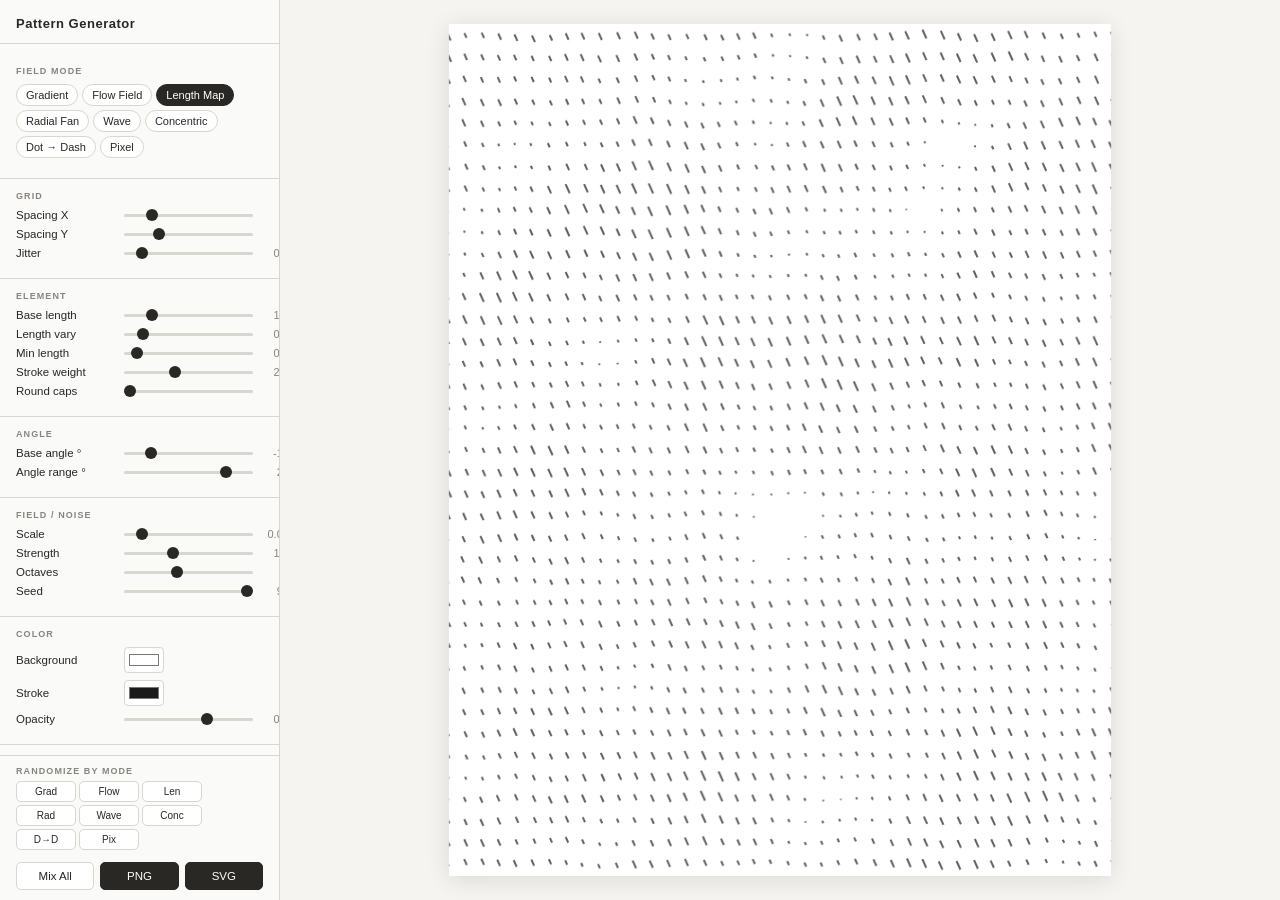
<file: dynamiclines/index.html>
<!DOCTYPE html>
<html>
<head>
  <meta charset="utf-8">
  <title>Pattern Generator</title>
  <style>
    * { margin: 0; padding: 0; box-sizing: border-box; }
    body { background: #f5f4f0; display: flex; align-items: center; justify-content: center; min-height: 100vh; font-family: -apple-system, BlinkMacSystemFont, sans-serif; }
    #__bundler_loading { position: fixed; bottom: 20px; right: 20px; font: 13px/1.4 -apple-system, BlinkMacSystemFont, sans-serif; color: #666; background: #fff; padding: 8px 14px; border-radius: 8px; box-shadow: 0 1px 4px rgba(0,0,0,0.12); z-index: 10000; }
    #__bundler_thumbnail { position: fixed; inset: 0; width: 100%; height: 100%; display: flex; align-items: center; justify-content: center; background: #f5f4f0; z-index: 9999; }
    #__bundler_thumbnail svg { width: 100%; height: 100%; object-fit: contain; }
    #__bundler_placeholder { color: #999; font-size: 14px; }
  </style>
  <noscript>
    <style>#__bundler_loading { display: none; }</style>
    <div style="position:fixed;bottom:12px;left:12px;font:13px/1.4 -apple-system,BlinkMacSystemFont,sans-serif;color:#999;background:rgba(255,255,255,0.9);padding:6px 12px;border-radius:6px;box-shadow:0 1px 4px rgba(0,0,0,0.08);z-index:10000;">
      This page requires JavaScript to display.
    </div>
  </noscript>
</head>
<body>
  <div id="__bundler_thumbnail">
  <svg viewBox="0 0 140 180" xmlns="http://www.w3.org/2000/svg">
    <rect width="140" height="180" fill="#f5f4f0"></rect>
    <g stroke="#1a1a1a" stroke-width="1.2" stroke-linecap="butt" opacity="0.85">
      <line x1="14" y1="18" x2="22" y2="10"></line><line x1="34" y1="18" x2="42" y2="10"></line><line x1="54" y1="18" x2="62" y2="10"></line><line x1="74" y1="18" x2="82" y2="10"></line><line x1="94" y1="18" x2="102" y2="10"></line><line x1="114" y1="18" x2="122" y2="10"></line>
      <line x1="12" y1="36" x2="22" y2="28"></line><line x1="32" y1="36" x2="42" y2="28"></line><line x1="52" y1="36" x2="62" y2="28"></line><line x1="72" y1="36" x2="82" y2="28"></line><line x1="92" y1="36" x2="102" y2="28"></line><line x1="112" y1="36" x2="122" y2="28"></line>
      <line x1="10" y1="54" x2="22" y2="48"></line><line x1="30" y1="54" x2="42" y2="48"></line><line x1="50" y1="54" x2="62" y2="48"></line><line x1="70" y1="54" x2="82" y2="48"></line><line x1="90" y1="54" x2="102" y2="48"></line><line x1="110" y1="54" x2="122" y2="48"></line>
      <line x1="10" y1="72" x2="22" y2="70"></line><line x1="30" y1="72" x2="42" y2="70"></line><line x1="50" y1="72" x2="62" y2="70"></line><line x1="70" y1="72" x2="82" y2="70"></line><line x1="90" y1="72" x2="102" y2="70"></line><line x1="110" y1="72" x2="122" y2="70"></line>
      <line x1="10" y1="90" x2="22" y2="92"></line><line x1="30" y1="90" x2="42" y2="92"></line><line x1="50" y1="90" x2="62" y2="92"></line><line x1="70" y1="90" x2="82" y2="92"></line><line x1="90" y1="90" x2="102" y2="92"></line><line x1="110" y1="90" x2="122" y2="92"></line>
      <line x1="10" y1="108" x2="22" y2="114"></line><line x1="30" y1="108" x2="42" y2="114"></line><line x1="50" y1="108" x2="62" y2="114"></line><line x1="70" y1="108" x2="82" y2="114"></line><line x1="90" y1="108" x2="102" y2="114"></line><line x1="110" y1="108" x2="122" y2="114"></line>
      <line x1="10" y1="126" x2="20" y2="136"></line><line x1="30" y1="126" x2="40" y2="136"></line><line x1="50" y1="126" x2="60" y2="136"></line><line x1="70" y1="126" x2="80" y2="136"></line><line x1="90" y1="126" x2="100" y2="136"></line><line x1="110" y1="126" x2="120" y2="136"></line>
      <line x1="10" y1="150" x2="18" y2="162"></line><line x1="30" y1="150" x2="38" y2="162"></line><line x1="50" y1="150" x2="58" y2="162"></line><line x1="70" y1="150" x2="78" y2="162"></line><line x1="90" y1="150" x2="98" y2="162"></line><line x1="110" y1="150" x2="118" y2="162"></line>
    </g>
  </svg>
</div>
  <div id="__bundler_loading">Unpacking...</div>

  <script>
    
document.addEventListener('DOMContentLoaded', async function() {
  const loading = document.getElementById('__bundler_loading');
  function setStatus(msg) { if (loading) loading.textContent = msg; }

  // Error sink persists across replaceWith since it's on window, not the DOM.
  window.addEventListener('error', function(e) {
    var p = document.body || document.documentElement;
    var d = document.getElementById('__bundler_err') || p.appendChild(document.createElement('div'));
    d.id = '__bundler_err';
    d.style.cssText = 'position:fixed;bottom:12px;left:12px;right:12px;font:12px/1.4 ui-monospace,monospace;background:#2a1215;color:#ff8a80;padding:10px 14px;border-radius:8px;border:1px solid #5c2b2e;z-index:99999;white-space:pre-wrap;max-height:40vh;overflow:auto';
    d.textContent = (d.textContent ? d.textContent + String.fromCharCode(10) : '') +
      '[bundle] ' + (e.message || e.type) +
      (e.filename ? ' (' + e.filename.slice(0, 60) + ':' + e.lineno + ')' : '');
  }, true);

  try {
    const manifestEl = document.querySelector('script[type="__bundler/manifest"]');
    const templateEl = document.querySelector('script[type="__bundler/template"]');
    if (!manifestEl || !templateEl) {
      setStatus('Error: missing bundle data');
      console.error('[bundler] Missing script tags — manifestEl:', !!manifestEl, 'templateEl:', !!templateEl);
      return;
    }

    const manifest = JSON.parse(manifestEl.textContent);
    let template = JSON.parse(templateEl.textContent);

    const uuids = Object.keys(manifest);
    setStatus('Unpacking ' + uuids.length + ' assets...');

    const blobUrls = {};
    await Promise.all(uuids.map(async (uuid) => {
      const entry = manifest[uuid];
      try {
        const binaryStr = atob(entry.data);
        const bytes = new Uint8Array(binaryStr.length);
        for (let i = 0; i < binaryStr.length; i++) bytes[i] = binaryStr.charCodeAt(i);

        let finalBytes = bytes;
        if (entry.compressed) {
          if (typeof DecompressionStream !== 'undefined') {
            const ds = new DecompressionStream('gzip');
            const writer = ds.writable.getWriter();
            const reader = ds.readable.getReader();
            writer.write(bytes);
            writer.close();
            const chunks = [];
            let totalLen = 0;
            while (true) {
              const { done, value } = await reader.read();
              if (done) break;
              chunks.push(value);
              totalLen += value.length;
            }
            finalBytes = new Uint8Array(totalLen);
            let offset = 0;
            for (const chunk of chunks) { finalBytes.set(chunk, offset); offset += chunk.length; }
          } else {
            console.warn('DecompressionStream not available, asset ' + uuid + ' may not render');
          }
        }

        blobUrls[uuid] = URL.createObjectURL(new Blob([finalBytes], { type: entry.mime }));
      } catch (err) {
        console.error('Failed to decode asset ' + uuid + ':', err);
        blobUrls[uuid] = URL.createObjectURL(new Blob([], { type: entry.mime }));
      }
    }));

    const extResEl = document.querySelector('script[type="__bundler/ext_resources"]');
    const extResources = extResEl ? JSON.parse(extResEl.textContent) : [];
    const resourceMap = {};
    for (const entry of extResources) {
      if (blobUrls[entry.uuid]) resourceMap[entry.id] = blobUrls[entry.uuid];
    }

    setStatus('Rendering...');
    for (const uuid of uuids) template = template.split(uuid).join(blobUrls[uuid]);

    // Strip integrity + crossorigin — blob URLs from a file:// document inherit
    // a null origin, so crossorigin forces a CORS fetch that SRI then rejects.
    // The manifest bytes are ours; SRI protects against CDN compromise, not this.
    template = template.replace(/\s+integrity="[^"]*"/gi, '').replace(/\s+crossorigin="[^"]*"/gi, '');

    const resourceScript = '<script>window.__resources = ' +
      JSON.stringify(resourceMap).split('</' + 'script>').join('<\\/' + 'script>') +
      ';</' + 'script>';
    // Inject after <head> so the DOCTYPE stays first; prepending the script
    // would push the parser into quirks mode. DOMParser always emits a <head>
    // (synthesizing one if the source HTML omitted it) but may carry
    // attributes through, so match the full opening tag. slice() rather than
    // replace() keeps us clear of $-pattern substitution in resourceScript.
    const headOpen = template.match(/<head[^>]*>/i);
    if (headOpen) {
      const i = headOpen.index + headOpen[0].length;
      template = template.slice(0, i) + resourceScript + template.slice(i);
    }

    // Parse the template and swap the root element. Scripts inserted via
    // DOMParser/replaceWith are inert per spec — re-create each with
    // createElement so they execute, awaiting onload for src scripts to
    // preserve ordering (React before ReactDOM before Babel before text/babel).
    const doc = new DOMParser().parseFromString(template, 'text/html');
    document.documentElement.replaceWith(doc.documentElement);
    const dead = Array.from(document.scripts);
    for (const old of dead) {
      const s = document.createElement('script');
      for (const a of old.attributes) s.setAttribute(a.name, a.value);
      s.textContent = old.textContent;
      // text/babel scripts with a src: fetch and inline. transformScriptTags
      // does XHR against the src, but blob:null/ from a file:// origin is
      // silently dropped. Inlining makes it a plain inline babel script,
      // which transformScriptTags handles unconditionally.
      if ((s.type === 'text/babel' || s.type === 'text/jsx') && s.src) {
        const r = await fetch(s.src);
        s.textContent = await r.text();
        s.removeAttribute('src');
      }
      const p = s.src ? new Promise(function(r) { s.onload = s.onerror = r; }) : null;
      old.replaceWith(s);
      if (p) await p;
    }
    // Babel standalone auto-transforms type=text/babel on DOMContentLoaded,
    // which fired before we swapped the document. Trigger manually if present.
    if (window.Babel && typeof window.Babel.transformScriptTags === 'function') {
      window.Babel.transformScriptTags();
    }
  } catch (err) {
    setStatus('Error unpacking: ' + err.message);
    console.error('Bundle unpack error:', err);
  }
});

  </script>

  <script type="__bundler/manifest">
{}
  </script>

  <script type="__bundler/ext_resources">
[]
  </script>

  <script type="__bundler/template">
"<!DOCTYPE html>\n<html lang=\"en\"><head>\n<meta charset=\"UTF-8\">\n<title>Pattern Generator<\u002Ftitle>\n\n<style>\n  *, *::before, *::after { box-sizing: border-box; margin: 0; padding: 0; }\n  :root {\n    --bg: #f5f4f0;\n    --panel: #fafaf8;\n    --border: #d8d6d0;\n    --text: #2a2825;\n    --muted: #888580;\n    --accent: oklch(55% 0.12 250);\n    --panel-w: 280px;\n  }\n  body {\n    background: var(--bg);\n    color: var(--text);\n    font-family: 'Helvetica Neue', Helvetica, Arial, sans-serif;\n    font-size: 12px;\n    display: flex;\n    height: 100vh;\n    overflow: hidden;\n  }\n  #panel {\n    width: var(--panel-w);\n    flex-shrink: 0;\n    background: var(--panel);\n    border-right: 1px solid var(--border);\n    display: flex;\n    flex-direction: column;\n    overflow: hidden;\n  }\n  #panel-header {\n    padding: 16px 16px 12px;\n    border-bottom: 1px solid var(--border);\n    display: flex;\n    align-items: baseline;\n    gap: 8px;\n  }\n  #panel-header h1 { font-size: 13px; font-weight: 600; letter-spacing: 0.04em; }\n  #panel-scroll {\n    flex: 1;\n    overflow-y: auto;\n    padding: 12px 0;\n  }\n  #panel-scroll::-webkit-scrollbar { width: 4px; }\n  #panel-scroll::-webkit-scrollbar-thumb { background: var(--border); border-radius: 2px; }\n  .section {\n    padding: 0 16px 12px;\n    border-bottom: 1px solid var(--border);\n    margin-bottom: 2px;\n  }\n  .section:last-child { border-bottom: none; }\n  .section-title {\n    font-size: 9px; font-weight: 700; letter-spacing: 0.12em;\n    text-transform: uppercase; color: var(--muted);\n    margin-bottom: 8px; padding-top: 10px;\n  }\n  .row {\n    display: flex; align-items: center; gap: 8px; margin-bottom: 7px;\n  }\n  .row label { flex: 0 0 100px; color: var(--text); font-size: 11.5px; }\n  .row .val {\n    flex: 0 0 34px; text-align: right; color: var(--muted);\n    font-size: 11px; font-variant-numeric: tabular-nums;\n  }\n  input[type=range] {\n    flex: 1; -webkit-appearance: none; height: 3px;\n    background: var(--border); border-radius: 2px; outline: none; cursor: pointer;\n  }\n  input[type=range]::-webkit-slider-thumb {\n    -webkit-appearance: none; width: 12px; height: 12px;\n    border-radius: 50%; background: var(--text); cursor: pointer;\n  }\n  input[type=range]::-webkit-slider-thumb:hover { background: var(--accent); }\n  select, input[type=color] {\n    flex: 1; font-family: inherit; font-size: 11.5px;\n    background: #fff; border: 1px solid var(--border);\n    border-radius: 4px; padding: 4px 6px; color: var(--text);\n    cursor: pointer; outline: none;\n  }\n  select:focus { border-color: var(--accent); }\n  input[type=color] {\n    padding: 2px; height: 26px; width: 40px;\n    flex: 0 0 40px; border-radius: 4px;\n  }\n  .color-row {\n    display: flex; align-items: center; gap: 8px; margin-bottom: 7px;\n  }\n  .color-row label { flex: 0 0 100px; font-size: 11.5px; }\n  .chips {\n    display: flex; flex-wrap: wrap; gap: 4px; margin-bottom: 8px;\n  }\n  .chip {\n    padding: 4px 9px; border: 1px solid var(--border);\n    border-radius: 20px; font-size: 11px; cursor: pointer;\n    background: #fff; transition: all 0.12s; user-select: none;\n  }\n  .chip:hover { border-color: var(--text); }\n  .chip.active { background: var(--text); color: #fff; border-color: var(--text); }\n  #panel-footer {\n    padding: 10px 16px; border-top: 1px solid var(--border);\n    display: flex; gap: 6px; flex-wrap: wrap;\n  }\n  button {\n    flex: 1; padding: 7px; font-family: inherit; font-size: 11.5px;\n    border-radius: 5px; cursor: pointer; border: 1px solid var(--border);\n    background: #fff; color: var(--text); transition: all 0.12s; min-width: 60px;\n  }\n  button:hover { border-color: var(--text); }\n  button.primary { background: var(--text); color: #fff; border-color: var(--text); }\n  button.primary:hover { background: #444; }\n  #canvas-area {\n    flex: 1; display: flex; align-items: center; justify-content: center;\n    background: var(--bg); overflow: hidden; padding: 24px;\n  }\n  #canvas-wrap { box-shadow: 0 4px 24px rgba(0,0,0,0.12); display: flex; }\n  canvas { display: block; }\n<\u002Fstyle>\n<\u002Fhead>\n<body>\n\n<div id=\"panel\">\n  <div id=\"panel-header\">\n    <h1>Pattern Generator<\u002Fh1>\n  <\u002Fdiv>\n\n  <div id=\"panel-scroll\">\n\n    <!-- MODE -->\n    <div class=\"section\">\n      <div class=\"section-title\">Field Mode<\u002Fdiv>\n      <div class=\"chips\">\n        <div class=\"chip active\" data-mode=\"gradient\">Gradient<\u002Fdiv>\n        <div class=\"chip\" data-mode=\"flow\">Flow Field<\u002Fdiv>\n        <div class=\"chip\" data-mode=\"length\">Length Map<\u002Fdiv>\n        <div class=\"chip\" data-mode=\"radial\">Radial Fan<\u002Fdiv>\n        <div class=\"chip\" data-mode=\"wave\">Wave<\u002Fdiv>\n        <div class=\"chip\" data-mode=\"concentric\">Concentric<\u002Fdiv>\n        <div class=\"chip\" data-mode=\"dotdash\">Dot → Dash<\u002Fdiv>\n        <div class=\"chip\" data-mode=\"pixel\">Pixel<\u002Fdiv>\n      <\u002Fdiv>\n    <\u002Fdiv>\n\n    <!-- GRID -->\n    <div class=\"section\">\n      <div class=\"section-title\">Grid<\u002Fdiv>\n      <div class=\"row\">\n        <label>Spacing X<\u002Flabel>\n        <input type=\"range\" id=\"spacingX\" min=\"4\" max=\"80\" step=\"1\" value=\"30\">\n        <span class=\"val\" id=\"spacingX_v\">30<\u002Fspan>\n      <\u002Fdiv>\n      <div class=\"row\">\n        <label>Spacing Y<\u002Flabel>\n        <input type=\"range\" id=\"spacingY\" min=\"4\" max=\"80\" step=\"1\" value=\"28\">\n        <span class=\"val\" id=\"spacingY_v\">28<\u002Fspan>\n      <\u002Fdiv>\n      <div class=\"row\">\n        <label>Jitter<\u002Flabel>\n        <input type=\"range\" id=\"jitter\" min=\"0\" max=\"1\" step=\"0.01\" value=\"0\">\n        <span class=\"val\" id=\"jitter_v\">0.00<\u002Fspan>\n      <\u002Fdiv>\n    <\u002Fdiv>\n\n    <!-- ELEMENT -->\n    <div class=\"section\">\n      <div class=\"section-title\">Element<\u002Fdiv>\n      <div class=\"row\" id=\"row_dashLen\">\n        <label>Base length<\u002Flabel>\n        <input type=\"range\" id=\"dashLen\" min=\"2\" max=\"60\" step=\"0.5\" value=\"16\">\n        <span class=\"val\" id=\"dashLen_v\">16<\u002Fspan>\n      <\u002Fdiv>\n      <div class=\"row\" id=\"row_lenVary\">\n        <label>Length vary<\u002Flabel>\n        <input type=\"range\" id=\"lenVary\" min=\"0\" max=\"1\" step=\"0.01\" value=\"0.2\">\n        <span class=\"val\" id=\"lenVary_v\">0.20<\u002Fspan>\n      <\u002Fdiv>\n      <div class=\"row\" id=\"row_minLen\">\n        <label>Min length<\u002Flabel>\n        <input type=\"range\" id=\"minLen\" min=\"0\" max=\"1\" step=\"0.01\" value=\"0.05\">\n        <span class=\"val\" id=\"minLen_v\">0.05<\u002Fspan>\n      <\u002Fdiv>\n      <div class=\"row\" id=\"row_pixelSize\">\n        <label>Max size<\u002Flabel>\n        <input type=\"range\" id=\"pixelSize\" min=\"0.1\" max=\"2\" step=\"0.05\" value=\"0.9\">\n        <span class=\"val\" id=\"pixelSize_v\">0.90<\u002Fspan>\n      <\u002Fdiv>\n      <div class=\"row\" id=\"row_strokeW\">\n        <label>Stroke weight<\u002Flabel>\n        <input type=\"range\" id=\"strokeW\" min=\"0.3\" max=\"5\" step=\"0.1\" value=\"1.1\">\n        <span class=\"val\" id=\"strokeW_v\">1.1<\u002Fspan>\n      <\u002Fdiv>\n      <div class=\"row\" id=\"row_roundCaps\">\n        <label>Round caps<\u002Flabel>\n        <input type=\"range\" id=\"roundCaps\" min=\"0\" max=\"1\" step=\"1\" value=\"0\">\n        <span class=\"val\" id=\"roundCaps_v\">off<\u002Fspan>\n      <\u002Fdiv>\n      <div class=\"row\" id=\"row_squareEl\">\n        <label>Square (px)<\u002Flabel>\n        <input type=\"range\" id=\"squareEl\" min=\"0\" max=\"1\" step=\"1\" value=\"1\">\n        <span class=\"val\" id=\"squareEl_v\">on<\u002Fspan>\n      <\u002Fdiv>\n    <\u002Fdiv>\n\n    <!-- ANGLE -->\n    <div class=\"section\" id=\"angleSection\">\n      <div class=\"section-title\">Angle<\u002Fdiv>\n      <div class=\"row\">\n        <label>Base angle °<\u002Flabel>\n        <input type=\"range\" id=\"baseAngle\" min=\"-180\" max=\"180\" step=\"1\" value=\"-45\">\n        <span class=\"val\" id=\"baseAngle_v\">-45<\u002Fspan>\n      <\u002Fdiv>\n      <div class=\"row\">\n        <label>Angle range °<\u002Flabel>\n        <input type=\"range\" id=\"angleRange\" min=\"0\" max=\"360\" step=\"1\" value=\"90\">\n        <span class=\"val\" id=\"angleRange_v\">90<\u002Fspan>\n      <\u002Fdiv>\n      <div class=\"row\" id=\"axisRow\">\n        <label>Axis<\u002Flabel>\n        <select id=\"axis\">\n          <option value=\"y\">Y (top→bottom)<\u002Foption>\n          <option value=\"x\">X (left→right)<\u002Foption>\n          <option value=\"xy\">Diagonal<\u002Foption>\n          <option value=\"radial\">From center<\u002Foption>\n        <\u002Fselect>\n      <\u002Fdiv>\n    <\u002Fdiv>\n\n    <!-- CONCENTRIC -->\n    <div class=\"section\" id=\"concentricSection\">\n      <div class=\"section-title\">Concentric<\u002Fdiv>\n      <div class=\"row\">\n        <label>Ring radius<\u002Flabel>\n        <input type=\"range\" id=\"ringRadius\" min=\"0.05\" max=\"0.8\" step=\"0.01\" value=\"0.25\">\n        <span class=\"val\" id=\"ringRadius_v\">0.25<\u002Fspan>\n      <\u002Fdiv>\n      <div class=\"row\">\n        <label>Ring aspect<\u002Flabel>\n        <input type=\"range\" id=\"ringAspect\" min=\"0.2\" max=\"3\" step=\"0.05\" value=\"1.5\">\n        <span class=\"val\" id=\"ringAspect_v\">1.50<\u002Fspan>\n      <\u002Fdiv>\n      <div class=\"row\">\n        <label>Ring softness<\u002Flabel>\n        <input type=\"range\" id=\"ringSoft\" min=\"0.01\" max=\"1\" step=\"0.01\" value=\"0.25\">\n        <span class=\"val\" id=\"ringSoft_v\">0.25<\u002Fspan>\n      <\u002Fdiv>\n      <div class=\"row\">\n        <label>Cx offset<\u002Flabel>\n        <input type=\"range\" id=\"ringCx\" min=\"-0.4\" max=\"0.4\" step=\"0.01\" value=\"0\">\n        <span class=\"val\" id=\"ringCx_v\">0.00<\u002Fspan>\n      <\u002Fdiv>\n      <div class=\"row\">\n        <label>Cy offset<\u002Flabel>\n        <input type=\"range\" id=\"ringCy\" min=\"-0.4\" max=\"0.4\" step=\"0.01\" value=\"0\">\n        <span class=\"val\" id=\"ringCy_v\">0.00<\u002Fspan>\n      <\u002Fdiv>\n    <\u002Fdiv>\n\n    <!-- DOT/DASH -->\n    <div class=\"section\" id=\"dotdashSection\">\n      <div class=\"section-title\">Dot → Dash<\u002Fdiv>\n      <div class=\"row\">\n        <label>Dot size<\u002Flabel>\n        <input type=\"range\" id=\"dotSize\" min=\"0.5\" max=\"8\" step=\"0.1\" value=\"2.5\">\n        <span class=\"val\" id=\"dotSize_v\">2.5<\u002Fspan>\n      <\u002Fdiv>\n      <div class=\"row\">\n        <label>Dash length<\u002Flabel>\n        <input type=\"range\" id=\"dashLenDD\" min=\"2\" max=\"40\" step=\"0.5\" value=\"12\">\n        <span class=\"val\" id=\"dashLenDD_v\">12<\u002Fspan>\n      <\u002Fdiv>\n      <div class=\"row\">\n        <label>Threshold<\u002Flabel>\n        <input type=\"range\" id=\"ddThresh\" min=\"-1\" max=\"1\" step=\"0.01\" value=\"0\">\n        <span class=\"val\" id=\"ddThresh_v\">0.00<\u002Fspan>\n      <\u002Fdiv>\n      <div class=\"row\">\n        <label>Edge blur<\u002Flabel>\n        <input type=\"range\" id=\"ddBlur\" min=\"0.01\" max=\"1\" step=\"0.01\" value=\"0.3\">\n        <span class=\"val\" id=\"ddBlur_v\">0.30<\u002Fspan>\n      <\u002Fdiv>\n      <div class=\"row\">\n        <label>DD angle °<\u002Flabel>\n        <input type=\"range\" id=\"ddAngle\" min=\"-180\" max=\"180\" step=\"1\" value=\"0\">\n        <span class=\"val\" id=\"ddAngle_v\">0<\u002Fspan>\n      <\u002Fdiv>\n    <\u002Fdiv>\n\n    <!-- FIELD -->\n    <div class=\"section\" id=\"fieldSection\">\n      <div class=\"section-title\">Field / Noise<\u002Fdiv>\n      <div class=\"row\">\n        <label>Scale<\u002Flabel>\n        <input type=\"range\" id=\"noiseScale\" min=\"0.001\" max=\"0.025\" step=\"0.0005\" value=\"0.006\">\n        <span class=\"val\" id=\"noiseScale_v\">0.006<\u002Fspan>\n      <\u002Fdiv>\n      <div class=\"row\">\n        <label>Strength<\u002Flabel>\n        <input type=\"range\" id=\"noiseStr\" min=\"0\" max=\"3\" step=\"0.05\" value=\"1.5\">\n        <span class=\"val\" id=\"noiseStr_v\">1.50<\u002Fspan>\n      <\u002Fdiv>\n      <div class=\"row\">\n        <label>Octaves<\u002Flabel>\n        <input type=\"range\" id=\"octaves\" min=\"1\" max=\"6\" step=\"1\" value=\"3\">\n        <span class=\"val\" id=\"octaves_v\">3<\u002Fspan>\n      <\u002Fdiv>\n      <div class=\"row\">\n        <label>Seed<\u002Flabel>\n        <input type=\"range\" id=\"seed\" min=\"0\" max=\"200\" step=\"1\" value=\"42\">\n        <span class=\"val\" id=\"seed_v\">42<\u002Fspan>\n      <\u002Fdiv>\n      <div class=\"row\" id=\"waveRow\">\n        <label>Frequency<\u002Flabel>\n        <input type=\"range\" id=\"waveFreq\" min=\"0.5\" max=\"10\" step=\"0.1\" value=\"2\">\n        <span class=\"val\" id=\"waveFreq_v\">2.0<\u002Fspan>\n      <\u002Fdiv>\n      <div class=\"row\" id=\"radRow\">\n        <label>Cx offset<\u002Flabel>\n        <input type=\"range\" id=\"radCx\" min=\"-1\" max=\"1\" step=\"0.02\" value=\"0\">\n        <span class=\"val\" id=\"radCx_v\">0.00<\u002Fspan>\n      <\u002Fdiv>\n      <div class=\"row\" id=\"radRow2\">\n        <label>Cy offset<\u002Flabel>\n        <input type=\"range\" id=\"radCy\" min=\"-1\" max=\"1\" step=\"0.02\" value=\"0\">\n        <span class=\"val\" id=\"radCy_v\">0.00<\u002Fspan>\n      <\u002Fdiv>\n    <\u002Fdiv>\n\n    <!-- COLORS -->\n    <div class=\"section\">\n      <div class=\"section-title\">Color<\u002Fdiv>\n      <div class=\"color-row\">\n        <label>Background<\u002Flabel>\n        <input type=\"color\" id=\"bgColor\" value=\"#ffffff\">\n      <\u002Fdiv>\n      <div class=\"color-row\">\n        <label>Stroke<\u002Flabel>\n        <input type=\"color\" id=\"strokeColor\" value=\"#1a1a1a\">\n      <\u002Fdiv>\n      <div class=\"row\">\n        <label>Opacity<\u002Flabel>\n        <input type=\"range\" id=\"opacity\" min=\"0.1\" max=\"1\" step=\"0.01\" value=\"1\">\n        <span class=\"val\" id=\"opacity_v\">1.00<\u002Fspan>\n      <\u002Fdiv>\n    <\u002Fdiv>\n\n    <!-- CANVAS SIZE -->\n    <div class=\"section\">\n      <div class=\"section-title\">Canvas<\u002Fdiv>\n      <div class=\"row\">\n        <label>Width<\u002Flabel>\n        <input type=\"range\" id=\"cWidth\" min=\"200\" max=\"1600\" step=\"10\" value=\"700\">\n        <span class=\"val\" id=\"cWidth_v\">700<\u002Fspan>\n      <\u002Fdiv>\n      <div class=\"row\">\n        <label>Height<\u002Flabel>\n        <input type=\"range\" id=\"cHeight\" min=\"200\" max=\"1600\" step=\"10\" value=\"900\">\n        <span class=\"val\" id=\"cHeight_v\">900<\u002Fspan>\n      <\u002Fdiv>\n    <\u002Fdiv>\n\n  <\u002Fdiv><!-- /panel-scroll -->\n\n  <div id=\"panel-footer\">\n    <div style=\"width:100%;margin-bottom:6px\">\n      <div style=\"font-size:9px;font-weight:700;letter-spacing:0.12em;text-transform:uppercase;color:var(--muted);margin-bottom:5px\">Randomize by mode<\u002Fdiv>\n      <div style=\"display:flex;flex-wrap:wrap;gap:3px\">\n        <button style=\"flex:0 0 auto;padding:4px 7px;font-size:10px\" onclick=\"randomizeMode('gradient')\" title=\"Gradient\">Grad<\u002Fbutton>\n        <button style=\"flex:0 0 auto;padding:4px 7px;font-size:10px\" onclick=\"randomizeMode('flow')\" title=\"Flow Field\">Flow<\u002Fbutton>\n        <button style=\"flex:0 0 auto;padding:4px 7px;font-size:10px\" onclick=\"randomizeMode('length')\" title=\"Length Map\">Len<\u002Fbutton>\n        <button style=\"flex:0 0 auto;padding:4px 7px;font-size:10px\" onclick=\"randomizeMode('radial')\" title=\"Radial Fan\">Rad<\u002Fbutton>\n        <button style=\"flex:0 0 auto;padding:4px 7px;font-size:10px\" onclick=\"randomizeMode('wave')\" title=\"Wave\">Wave<\u002Fbutton>\n        <button style=\"flex:0 0 auto;padding:4px 7px;font-size:10px\" onclick=\"randomizeMode('concentric')\" title=\"Concentric\">Conc<\u002Fbutton>\n        <button style=\"flex:0 0 auto;padding:4px 7px;font-size:10px\" onclick=\"randomizeMode('dotdash')\" title=\"Dot→Dash\">D→D<\u002Fbutton>\n        <button style=\"flex:0 0 auto;padding:4px 7px;font-size:10px\" onclick=\"randomizeMode('pixel')\" title=\"Pixel\">Pix<\u002Fbutton>\n      <\u002Fdiv>\n    <\u002Fdiv>\n    <button onclick=\"randomizeMix()\" title=\"Pick a random mode and fully randomize it\">Mix All<\u002Fbutton>\n    <button class=\"primary\" onclick=\"exportPNG()\">PNG<\u002Fbutton>\n    <button class=\"primary\" onclick=\"exportSVG()\">SVG<\u002Fbutton>\n  <\u002Fdiv>\n<\u002Fdiv><!-- /panel -->\n\n<div id=\"canvas-area\">\n  <div id=\"canvas-wrap\">\n    <canvas id=\"c\"><\u002Fcanvas>\n  <\u002Fdiv>\n<\u002Fdiv>\n\n<script>\n// ─────────────────────────────────────────────\n// PERLIN NOISE\n// ─────────────────────────────────────────────\nconst PERM = new Uint8Array(512);\nlet currentSeed = 42;\n\nfunction seedNoise(s) {\n  currentSeed = s | 0;\n  let v = currentSeed;\n  const p = new Uint8Array(256);\n  for (let i = 0; i < 256; i++) p[i] = i;\n  for (let i = 255; i > 0; i--) {\n    v = (v * 1664525 + 1013904223) & 0xffffffff;\n    const j = ((v >>> 0) % (i + 1));\n    [p[i], p[j]] = [p[j], p[i]];\n  }\n  for (let i = 0; i < 512; i++) PERM[i] = p[i & 255];\n}\nfunction fade(t) { return t * t * t * (t * (t * 6 - 15) + 10); }\nfunction lerp(a, b, t) { return a + t * (b - a); }\nfunction grad(h, x, y) {\n  const v = h & 3;\n  const u = v < 2 ? x : y, w = v < 2 ? y : x;\n  return ((v & 1) ? -u : u) + ((v & 2) ? -w : w);\n}\nfunction noise2(x, y) {\n  const X = Math.floor(x) & 255, Y = Math.floor(y) & 255;\n  x -= Math.floor(x); y -= Math.floor(y);\n  const u = fade(x), v = fade(y);\n  const a = PERM[X] + Y, b = PERM[X + 1] + Y;\n  return lerp(\n    lerp(grad(PERM[a], x, y), grad(PERM[b], x-1, y), u),\n    lerp(grad(PERM[a+1], x, y-1), grad(PERM[b+1], x-1, y-1), u), v\n  );\n}\nfunction fbm(x, y, oct) {\n  let val = 0, amp = 0.5, freq = 1, max = 0;\n  for (let i = 0; i < oct; i++) {\n    val += noise2(x * freq, y * freq) * amp;\n    max += amp; amp *= 0.5; freq *= 2.1;\n  }\n  return val / max;\n}\n\n// ─────────────────────────────────────────────\n// STATE\n// ─────────────────────────────────────────────\nconst TWEAK_DEFAULTS = /*EDITMODE-BEGIN*/{\n  \"mode\": \"length\",\n  \"spacingX\": 18,\n  \"spacingY\": 23,\n  \"jitter\": 0.1,\n  \"dashLen\": 12.8,\n  \"lenVary\": 0.11,\n  \"minLen\": 0.06,\n  \"pixelSize\": 0.48,\n  \"strokeW\": 2.1,\n  \"roundCaps\": 0,\n  \"squareEl\": 0,\n  \"baseAngle\": -114,\n  \"angleRange\": 294,\n  \"axis\": \"x\",\n  \"ringRadius\": 0.51,\n  \"ringAspect\": 1.95,\n  \"ringSoft\": 0.21,\n  \"ringCx\": 0.26,\n  \"ringCy\": -0.3,\n  \"dotSize\": 4,\n  \"dashLenDD\": 24,\n  \"ddThresh\": 0.12,\n  \"ddBlur\": 0.68,\n  \"ddAngle\": 0,\n  \"noiseScale\": 0.0034,\n  \"noiseStr\": 1.08,\n  \"octaves\": 3,\n  \"seed\": 929,\n  \"waveFreq\": 1.8,\n  \"radCx\": -0.17,\n  \"radCy\": -0.31,\n  \"bgColor\": \"#ffffff\",\n  \"strokeColor\": \"#1a1a1a\",\n  \"opacity\": 0.69,\n  \"cWidth\": 700,\n  \"cHeight\": 900\n}/*EDITMODE-END*/;\n\nlet P = { ...TWEAK_DEFAULTS };\n\n// ─────────────────────────────────────────────\n// CONTROL BINDING\n// ─────────────────────────────────────────────\nfunction f2(v) { return parseFloat(v).toFixed(2); }\nfunction f3(v) { return parseFloat(v).toFixed(3); }\nfunction fOnOff(v) { return +v > 0.5 ? 'on' : 'off'; }\n\nfunction bindControl(id, valId, fmt) {\n  const el = document.getElementById(id);\n  if (!el) return;\n  const disp = valId ? document.getElementById(valId) : null;\n  el.value = P[id];\n  if (disp) disp.textContent = fmt ? fmt(P[id]) : P[id];\n  el.addEventListener('input', () => {\n    const v = (el.type === 'range') ? parseFloat(el.value) : el.value;\n    P[id] = v;\n    if (disp) disp.textContent = fmt ? fmt(v) : v;\n    if (id === 'seed') seedNoise(v);\n    if (id === 'cWidth' || id === 'cHeight') resizeCanvas();\n    updateVisibility();\n    draw(); persist();\n  });\n}\n\nbindControl('spacingX','spacingX_v'); bindControl('spacingY','spacingY_v');\nbindControl('jitter','jitter_v',f2);\nbindControl('dashLen','dashLen_v'); bindControl('lenVary','lenVary_v',f2);\nbindControl('minLen','minLen_v',f2); bindControl('pixelSize','pixelSize_v',f2);\nbindControl('strokeW','strokeW_v',f2);\nbindControl('roundCaps','roundCaps_v',fOnOff); bindControl('squareEl','squareEl_v',fOnOff);\nbindControl('baseAngle','baseAngle_v'); bindControl('angleRange','angleRange_v');\nbindControl('ringRadius','ringRadius_v',f2); bindControl('ringAspect','ringAspect_v',f2);\nbindControl('ringSoft','ringSoft_v',f2); bindControl('ringCx','ringCx_v',f2);\nbindControl('ringCy','ringCy_v',f2);\nbindControl('dotSize','dotSize_v',f2); bindControl('dashLenDD','dashLenDD_v',f2);\nbindControl('ddThresh','ddThresh_v',f2); bindControl('ddBlur','ddBlur_v',f2);\nbindControl('ddAngle','ddAngle_v');\nbindControl('noiseScale','noiseScale_v',f3); bindControl('noiseStr','noiseStr_v',f2);\nbindControl('octaves','octaves_v'); bindControl('seed','seed_v');\nbindControl('waveFreq','waveFreq_v',f2);\nbindControl('radCx','radCx_v',f2); bindControl('radCy','radCy_v',f2);\nbindControl('opacity','opacity_v',f2);\nbindControl('cWidth','cWidth_v'); bindControl('cHeight','cHeight_v');\n\nconst axisEl = document.getElementById('axis');\naxisEl.value = P.axis;\naxisEl.addEventListener('change', () => { P.axis = axisEl.value; draw(); persist(); });\n\nfunction bindColor(id) {\n  const el = document.getElementById(id);\n  el.value = P[id];\n  el.addEventListener('input', () => { P[id] = el.value; draw(); persist(); });\n}\nbindColor('bgColor'); bindColor('strokeColor');\n\ndocument.querySelectorAll('.chip').forEach(chip => {\n  chip.addEventListener('click', () => {\n    document.querySelectorAll('.chip').forEach(c => c.classList.remove('active'));\n    chip.classList.add('active');\n    P.mode = chip.dataset.mode;\n    updateVisibility(); draw(); persist();\n  });\n});\n\nfunction updateVisibility() {\n  const m = P.mode;\n  const show = (id, vis) => {\n    const el = document.getElementById(id);\n    if (el) el.style.display = vis ? '' : 'none';\n  };\n  show('axisRow', m === 'gradient');\n  show('waveRow', m === 'wave');\n  show('radRow', m === 'radial'); show('radRow2', m === 'radial');\n  show('concentricSection', m === 'concentric');\n  show('dotdashSection', m === 'dotdash');\n  show('angleSection', !['pixel','concentric','dotdash'].includes(m));\n  // element rows\n  const isPixel = m === 'pixel';\n  const isDD = m === 'dotdash';\n  show('row_dashLen', !isPixel && !isDD);\n  show('row_lenVary', !isPixel && !isDD);\n  show('row_minLen', !isPixel && !isDD && m !== 'dotdash');\n  show('row_pixelSize', isPixel);\n  show('row_strokeW', !isPixel);\n  show('row_roundCaps', !isPixel && !isDD);\n  show('row_squareEl', isPixel);\n  // field section visibility\n  const useField = ['flow','length','wave','dotdash','pixel'].includes(m);\n  show('fieldSection', true);\n  show('noiseScale', useField || m === 'concentric');\n  show('noiseStr', useField);\n  show('octaves', useField || m === 'concentric');\n  show('seed', true);\n}\n\n// ─────────────────────────────────────────────\n// CANVAS\n// ─────────────────────────────────────────────\nconst canvas = document.getElementById('c');\nconst ctx = canvas.getContext('2d');\n\nfunction resizeCanvas() {\n  canvas.width = P.cWidth; canvas.height = P.cHeight;\n  const area = document.getElementById('canvas-area');\n  const maxW = area.clientWidth - 48, maxH = area.clientHeight - 48;\n  const scale = Math.min(1, maxW / P.cWidth, maxH / P.cHeight);\n  const wrap = document.getElementById('canvas-wrap');\n  wrap.style.transform = `scale(${scale})`;\n  wrap.style.transformOrigin = 'center center';\n  wrap.style.width = P.cWidth + 'px';\n  wrap.style.height = P.cHeight + 'px';\n}\n\n// ─────────────────────────────────────────────\n// GRID BUILDER  (shared by draw + SVG export)\n// ─────────────────────────────────────────────\nfunction buildGrid(W, H) {\n  const sx = P.spacingX, sy = P.spacingY;\n  const cols = Math.ceil(W / sx) + 1;\n  const rows = Math.ceil(H / sy) + 1;\n  const offX = (W - (cols - 1) * sx) / 2;\n  const offY = (H - (rows - 1) * sy) / 2;\n  const pts = [];\n  for (let r = 0; r < rows; r++) {\n    for (let c = 0; c < cols; c++) {\n      let px = offX + c * sx;\n      let py = offY + r * sy;\n      if (P.jitter > 0) {\n        px += (noise2(c * 0.3 + currentSeed, r * 0.3) * 2) * sx * P.jitter;\n        py += (noise2(c * 0.3, r * 0.3 + currentSeed) * 2) * sy * P.jitter;\n      }\n      pts.push({ px, py, r, c });\n    }\n  }\n  return pts;\n}\n\n// ─────────────────────────────────────────────\n// FIELD COMPUTATIONS\n// ─────────────────────────────────────────────\nfunction computeAngle(nx, ny, px, py) {\n  const base = P.baseAngle * Math.PI / 180;\n  const range = P.angleRange * Math.PI / 180;\n  const sc = P.noiseScale, str = P.noiseStr, oct = P.octaves;\n  switch (P.mode) {\n    case 'gradient': {\n      let t;\n      if (P.axis === 'y') t = ny;\n      else if (P.axis === 'x') t = nx;\n      else if (P.axis === 'xy') t = (nx + ny) / 2;\n      else t = Math.min(1, Math.hypot(nx - 0.5, ny - 0.5) * 2);\n      return base + (t - 0.5) * range;\n    }\n    case 'flow': {\n      const eps = 1;\n      const n1 = fbm(px * sc + currentSeed * 0.1, py * sc + currentSeed * 0.07, oct);\n      const dny = fbm(px * sc + currentSeed * 0.1, (py + eps) * sc + currentSeed * 0.07, oct);\n      const dnx = fbm((px + eps) * sc + currentSeed * 0.1, py * sc + currentSeed * 0.07, oct);\n      const curlX = (dny - n1) / (eps * sc);\n      const curlY = -(dnx - n1) / (eps * sc);\n      return Math.atan2(curlY, curlX) * str + base;\n    }\n    case 'length': return base;\n    case 'radial': {\n      const cx = (P.radCx * 0.5 + 0.5) * (P.cWidth || 700);\n      const cy = (P.radCy * 0.5 + 0.5) * (P.cHeight || 900);\n      return Math.atan2(py - cy, px - cx) + base;\n    }\n    case 'wave': {\n      const n = fbm(px * sc + currentSeed, py * sc + currentSeed, oct);\n      return base + Math.sin(nx * Math.PI * P.waveFreq + n * str * 3) * (range * 0.5)\n                  + Math.cos(ny * Math.PI * P.waveFreq * 0.7 + n * str * 2) * (range * 0.5);\n    }\n    case 'concentric': {\n      // Tangent to concentric ellipses centered on ringCx/Cy\n      const cx = (0.5 + P.ringCx) * (P.cWidth || 700);\n      const cy = (0.5 + P.ringCy) * (P.cHeight || 900);\n      return Math.atan2((py - cy) / P.ringAspect, px - cx) + Math.PI / 2 + base;\n    }\n    default: return base;\n  }\n}\n\nfunction computeLengthMult(nx, ny, px, py) {\n  const sc = P.noiseScale, oct = P.octaves;\n  switch (P.mode) {\n    case 'length': {\n      const n = (fbm(px * sc * 2 + currentSeed, py * sc * 2 + currentSeed, oct) + 0.5);\n      return Math.max(P.minLen, Math.min(1, n));\n    }\n    case 'concentric': {\n      // Distance from elliptical ring\n      const cx = (0.5 + P.ringCx) * (P.cWidth || 700);\n      const cy = (0.5 + P.ringCy) * (P.cHeight || 900);\n      const W = P.cWidth || 700, H = P.cHeight || 900;\n      const normDist = Math.hypot((px - cx) / W, (py - cy) / (H * P.ringAspect));\n      const distFromRing = Math.abs(normDist - P.ringRadius);\n      // Shortest at ring, longer far away\n      const t = Math.min(1, distFromRing / P.ringSoft);\n      return Math.max(P.minLen, t);\n    }\n    default: {\n      if (P.lenVary > 0) {\n        const n = (fbm(px * sc + currentSeed + 50, py * sc + currentSeed + 50, 2) * 0.5 + 0.5);\n        return Math.max(P.minLen, 1 - P.lenVary + n * P.lenVary * P.noiseStr);\n      }\n      return 1;\n    }\n  }\n}\n\n// Dot/Dash field value: 0=dot, 1=dash\nfunction computeDotDash(nx, ny, px, py) {\n  const sc = P.noiseScale, str = P.noiseStr, oct = P.octaves;\n  const n = fbm(px * sc + currentSeed, py * sc + currentSeed, oct);\n  return (n * str - P.ddThresh) / Math.max(0.01, P.ddBlur);\n}\n\n// Pixel size field: returns 0..1\nfunction computePixelSize(nx, ny, px, py) {\n  const sc = P.noiseScale, str = P.noiseStr, oct = P.octaves;\n  const n = fbm(px * sc + currentSeed, py * sc + currentSeed, oct);\n  return Math.max(0, Math.min(1, (n * str + 0.5)));\n}\n\n// ─────────────────────────────────────────────\n// DRAW (canvas)\n// ─────────────────────────────────────────────\nfunction draw() {\n  const W = canvas.width, H = canvas.height;\n  ctx.clearRect(0, 0, W, H);\n  ctx.fillStyle = P.bgColor;\n  ctx.fillRect(0, 0, W, H);\n  ctx.globalAlpha = P.opacity;\n\n  const pts = buildGrid(W, H);\n\n  if (P.mode === 'pixel') {\n    ctx.fillStyle = P.strokeColor;\n    const sq = P.squareEl > 0.5;\n    const sx = P.spacingX, sy = P.spacingY;\n    for (const { px, py } of pts) {\n      const nx = px / W, ny = py / H;\n      const t = computePixelSize(nx, ny, px, py);\n      const size = t * Math.min(sx, sy) * P.pixelSize;\n      if (size < 0.5) continue;\n      ctx.beginPath();\n      if (sq) {\n        ctx.rect(px - size / 2, py - size / 2, size, size);\n      } else {\n        ctx.arc(px, py, size / 2, 0, Math.PI * 2);\n      }\n      ctx.fill();\n    }\n  } else if (P.mode === 'dotdash') {\n    const ddAng = P.ddAngle * Math.PI / 180;\n    const cos = Math.cos(ddAng), sin = Math.sin(ddAng);\n    const halfL = P.dashLenDD / 2;\n    const dotR = P.dotSize / 2;\n    ctx.strokeStyle = P.strokeColor;\n    ctx.fillStyle = P.strokeColor;\n    ctx.lineWidth = P.strokeW;\n    ctx.lineCap = 'round';\n    for (const { px, py } of pts) {\n      const nx = px / W, ny = py / H;\n      const t = computeDotDash(nx, ny, px, py);\n      // t<0 = dot, t>1 = full dash, in between = morph\n      const clamped = Math.max(0, Math.min(1, t));\n      if (clamped < 0.05) {\n        // Pure dot\n        ctx.beginPath();\n        ctx.arc(px, py, dotR, 0, Math.PI * 2);\n        ctx.fill();\n      } else {\n        // Dash (length grows with t)\n        const len = halfL * clamped;\n        ctx.beginPath();\n        ctx.moveTo(px - cos * len, py - sin * len);\n        ctx.lineTo(px + cos * len, py + sin * len);\n        ctx.stroke();\n      }\n    }\n  } else {\n    // Line-based modes\n    ctx.strokeStyle = P.strokeColor;\n    ctx.lineWidth = P.strokeW;\n    ctx.lineCap = P.roundCaps > 0.5 ? 'round' : 'butt';\n    ctx.beginPath();\n    for (const { px, py } of pts) {\n      const nx = px / W, ny = py / H;\n      const angle = computeAngle(nx, ny, px, py);\n      const lm = computeLengthMult(nx, ny, px, py);\n      const len = (P.dashLen / 2) * lm;\n      if (len < 0.5) continue;\n      const cos = Math.cos(angle), sin = Math.sin(angle);\n      ctx.moveTo(px - cos * len, py - sin * len);\n      ctx.lineTo(px + cos * len, py + sin * len);\n    }\n    ctx.stroke();\n  }\n  ctx.globalAlpha = 1;\n}\n\n// ─────────────────────────────────────────────\n// EXPORT PNG\n// ─────────────────────────────────────────────\nfunction exportPNG() {\n  const link = document.createElement('a');\n  link.download = `pattern-${P.mode}-${Date.now()}.png`;\n  link.href = canvas.toDataURL('image/png');\n  link.click();\n}\n\n// ─────────────────────────────────────────────\n// EXPORT SVG\n// ─────────────────────────────────────────────\nfunction exportSVG() {\n  const W = P.cWidth, H = P.cHeight;\n  seedNoise(P.seed);\n  const pts = buildGrid(W, H);\n  const bg = P.bgColor;\n  const sc = P.strokeColor;\n  const op = P.opacity;\n  let els = [];\n\n  if (P.mode === 'pixel') {\n    const sq = P.squareEl > 0.5;\n    const sx = P.spacingX, sy = P.spacingY;\n    for (const { px, py } of pts) {\n      const nx = px / W, ny = py / H;\n      const t = computePixelSize(nx, ny, px, py);\n      const size = t * Math.min(sx, sy) * P.pixelSize;\n      if (size < 0.5) continue;\n      if (sq) {\n        els.push(`<rect x=\"${(px - size/2).toFixed(2)}\" y=\"${(py - size/2).toFixed(2)}\" width=\"${size.toFixed(2)}\" height=\"${size.toFixed(2)}\" fill=\"${sc}\"/>`);\n      } else {\n        els.push(`<circle cx=\"${px.toFixed(2)}\" cy=\"${py.toFixed(2)}\" r=\"${(size/2).toFixed(2)}\" fill=\"${sc}\"/>`);\n      }\n    }\n  } else if (P.mode === 'dotdash') {\n    const ddAng = P.ddAngle * Math.PI / 180;\n    const cos = Math.cos(ddAng), sin = Math.sin(ddAng);\n    const halfL = P.dashLenDD / 2;\n    const dotR = P.dotSize / 2;\n    for (const { px, py } of pts) {\n      const nx = px / W, ny = py / H;\n      const t = computeDotDash(nx, ny, px, py);\n      const clamped = Math.max(0, Math.min(1, t));\n      if (clamped < 0.05) {\n        els.push(`<circle cx=\"${px.toFixed(2)}\" cy=\"${py.toFixed(2)}\" r=\"${dotR.toFixed(2)}\" fill=\"${sc}\"/>`);\n      } else {\n        const len = halfL * clamped;\n        const x1 = (px - cos * len).toFixed(2), y1 = (py - sin * len).toFixed(2);\n        const x2 = (px + cos * len).toFixed(2), y2 = (py + sin * len).toFixed(2);\n        els.push(`<line x1=\"${x1}\" y1=\"${y1}\" x2=\"${x2}\" y2=\"${y2}\" stroke=\"${sc}\" stroke-width=\"${P.strokeW}\" stroke-linecap=\"round\"/>`);\n      }\n    }\n  } else {\n    const cap = P.roundCaps > 0.5 ? 'round' : 'butt';\n    for (const { px, py } of pts) {\n      const nx = px / W, ny = py / H;\n      const angle = computeAngle(nx, ny, px, py);\n      const lm = computeLengthMult(nx, ny, px, py);\n      const len = (P.dashLen / 2) * lm;\n      if (len < 0.5) continue;\n      const cos = Math.cos(angle), sin = Math.sin(angle);\n      const x1 = (px - cos * len).toFixed(2), y1 = (py - sin * len).toFixed(2);\n      const x2 = (px + cos * len).toFixed(2), y2 = (py + sin * len).toFixed(2);\n      els.push(`<line x1=\"${x1}\" y1=\"${y1}\" x2=\"${x2}\" y2=\"${y2}\" stroke=\"${sc}\" stroke-width=\"${P.strokeW}\" stroke-linecap=\"${cap}\"/>`);\n    }\n  }\n\n  const svg = `<?xml version=\"1.0\" encoding=\"UTF-8\"?>\n<svg xmlns=\"http://www.w3.org/2000/svg\" width=\"${W}\" height=\"${H}\" viewBox=\"0 0 ${W} ${H}\">\n  <rect width=\"${W}\" height=\"${H}\" fill=\"${bg}\"/>\n  <g opacity=\"${op}\">\n    ${els.join('\\n    ')}\n  <\u002Fg>\n<\u002Fsvg>`;\n\n  const blob = new Blob([svg], { type: 'image/svg+xml' });\n  const link = document.createElement('a');\n  link.download = `pattern-${P.mode}-${Date.now()}.svg`;\n  link.href = URL.createObjectURL(blob);\n  link.click();\n}\n\n// ─────────────────────────────────────────────\n// RANDOMIZE\n// ─────────────────────────────────────────────\nfunction rnd(min, max, decimals = 0) {\n  const v = Math.random() * (max - min) + min;\n  return decimals > 0 ? +v.toFixed(decimals) : Math.round(v);\n}\nfunction pick(arr) { return arr[Math.floor(Math.random() * arr.length)]; }\n\n// Shared base params always randomized\nfunction randomBase() {\n  P.seed = rnd(0, 999);\n  P.jitter = rnd(0, 0.35, 2);\n  P.spacingX = rnd(10, 55);\n  P.spacingY = rnd(10, 55);\n  P.opacity = rnd(0.5, 1, 2);\n}\n\nconst modeRandomizers = {\n  gradient() {\n    randomBase();\n    P.dashLen = rnd(6, 40, 1);\n    P.lenVary = rnd(0, 0.7, 2);\n    P.minLen = rnd(0, 0.3, 2);\n    P.strokeW = rnd(0.5, 3, 1);\n    P.roundCaps = pick([0, 1]);\n    P.baseAngle = rnd(-180, 180);\n    P.angleRange = rnd(20, 340);\n    P.axis = pick(['x', 'y', 'xy', 'radial']);\n    P.noiseScale = rnd(0.002, 0.018, 4);\n    P.noiseStr = rnd(0.3, 2.5, 2);\n  },\n  flow() {\n    randomBase();\n    P.spacingX = rnd(8, 40);\n    P.spacingY = rnd(8, 40);\n    P.dashLen = rnd(8, 35, 1);\n    P.lenVary = rnd(0, 0.5, 2);\n    P.minLen = rnd(0, 0.2, 2);\n    P.strokeW = rnd(0.4, 2, 1);\n    P.roundCaps = pick([0, 0, 1]);\n    P.baseAngle = rnd(-180, 180);\n    P.angleRange = rnd(30, 360);\n    P.noiseScale = rnd(0.002, 0.014, 4);\n    P.noiseStr = rnd(0.4, 3, 2);\n    P.octaves = rnd(2, 6);\n  },\n  length() {\n    randomBase();\n    P.dashLen = rnd(10, 50, 1);\n    P.minLen = rnd(0, 0.15, 2);\n    P.strokeW = rnd(0.5, 2.5, 1);\n    P.roundCaps = pick([0, 1]);\n    P.baseAngle = rnd(-180, 180);\n    P.noiseScale = rnd(0.003, 0.018, 4);\n    P.noiseStr = rnd(0.8, 3, 2);\n    P.octaves = rnd(2, 6);\n  },\n  radial() {\n    randomBase();\n    P.dashLen = rnd(8, 38, 1);\n    P.lenVary = rnd(0, 0.6, 2);\n    P.minLen = rnd(0, 0.25, 2);\n    P.strokeW = rnd(0.5, 2.5, 1);\n    P.roundCaps = pick([0, 1]);\n    P.baseAngle = rnd(-180, 180);\n    P.radCx = rnd(-0.6, 0.6, 2);\n    P.radCy = rnd(-0.6, 0.6, 2);\n    P.noiseScale = rnd(0.003, 0.015, 4);\n    P.noiseStr = rnd(0.5, 2.5, 2);\n  },\n  wave() {\n    randomBase();\n    P.dashLen = rnd(8, 35, 1);\n    P.lenVary = rnd(0, 0.5, 2);\n    P.minLen = rnd(0, 0.2, 2);\n    P.strokeW = rnd(0.4, 2.5, 1);\n    P.roundCaps = pick([0, 1]);\n    P.baseAngle = rnd(-180, 180);\n    P.angleRange = rnd(30, 300);\n    P.waveFreq = rnd(0.5, 9, 1);\n    P.noiseScale = rnd(0.002, 0.015, 4);\n    P.noiseStr = rnd(0.5, 3, 2);\n    P.octaves = rnd(1, 5);\n  },\n  concentric() {\n    randomBase();\n    P.dashLen = rnd(6, 30, 1);\n    P.minLen = rnd(0, 0.1, 2);\n    P.strokeW = rnd(0.5, 2.5, 1);\n    P.roundCaps = pick([0, 1]);\n    P.baseAngle = rnd(-180, 180);\n    P.ringRadius = rnd(0.08, 0.65, 2);\n    P.ringAspect = rnd(0.3, 2.8, 2);\n    P.ringSoft = rnd(0.05, 0.6, 2);\n    P.ringCx = rnd(-0.35, 0.35, 2);\n    P.ringCy = rnd(-0.35, 0.35, 2);\n    P.noiseScale = rnd(0.002, 0.012, 4);\n    P.octaves = rnd(2, 5);\n  },\n  dotdash() {\n    randomBase();\n    P.spacingX = rnd(10, 45);\n    P.spacingY = rnd(10, 45);\n    P.dotSize = rnd(1, 6, 1);\n    P.dashLenDD = rnd(6, 35, 1);\n    P.strokeW = rnd(0.5, 3, 1);\n    P.ddThresh = rnd(-0.6, 0.6, 2);\n    P.ddBlur = rnd(0.1, 0.9, 2);\n    P.ddAngle = rnd(-90, 90);\n    P.noiseScale = rnd(0.002, 0.016, 4);\n    P.noiseStr = rnd(0.5, 2.5, 2);\n    P.octaves = rnd(1, 5);\n  },\n  pixel() {\n    randomBase();\n    P.spacingX = rnd(6, 40);\n    P.spacingY = rnd(6, 40);\n    P.pixelSize = rnd(0.3, 1.8, 2);\n    P.squareEl = pick([0, 1]);\n    P.noiseScale = rnd(0.003, 0.02, 4);\n    P.noiseStr = rnd(0.5, 3, 2);\n    P.octaves = rnd(1, 6);\n  }\n};\n\nfunction randomizeMode(mode) {\n  P.mode = mode;\n  if (modeRandomizers[mode]) modeRandomizers[mode]();\n  document.querySelectorAll('.chip').forEach(c => c.classList.toggle('active', c.dataset.mode === mode));\n  syncAllControls();\n  seedNoise(P.seed);\n  updateVisibility();\n  draw();\n  persist();\n}\n\nfunction randomizeMix() {\n  const modes = Object.keys(modeRandomizers);\n  randomizeMode(pick(modes));\n}\n\nfunction syncAllControls() {\n  const fmtMap = {\n    jitter: f2, lenVary: f2, minLen: f2, pixelSize: f2, strokeW: f2,\n    roundCaps: fOnOff, squareEl: fOnOff, noiseStr: f2, radCx: f2, radCy: f2,\n    opacity: f2, waveFreq: f2, noiseScale: f3,\n    ringRadius: f2, ringAspect: f2, ringSoft: f2, ringCx: f2, ringCy: f2,\n    dotSize: f2, dashLenDD: f2, ddThresh: f2, ddBlur: f2\n  };\n  Object.keys(P).forEach(k => {\n    const el = document.getElementById(k);\n    if (!el) return;\n    if (el.type === 'range') el.value = P[k];\n    const vEl = document.getElementById(k + '_v');\n    if (vEl) vEl.textContent = fmtMap[k] ? fmtMap[k](P[k]) : P[k];\n  });\n  document.querySelectorAll('.chip').forEach(c => c.classList.toggle('active', c.dataset.mode === P.mode));\n  const axEl = document.getElementById('axis');\n  if (axEl) axEl.value = P.axis;\n}\n\n// ─────────────────────────────────────────────\n// PERSIST\n// ─────────────────────────────────────────────\nfunction persist() {\n  try { localStorage.setItem('patternGen_v2', JSON.stringify(P)); } catch(e){}\n  window.parent.postMessage({ type: '__edit_mode_set_keys', edits: P }, '*');\n}\n\n// ─────────────────────────────────────────────\n// TWEAKS HOST\n// ─────────────────────────────────────────────\nwindow.addEventListener('message', e => {\n  if (e.data?.type === '__activate_edit_mode' || e.data?.type === '__deactivate_edit_mode') {}\n});\nwindow.parent.postMessage({ type: '__edit_mode_available' }, '*');\n\n// ─────────────────────────────────────────────\n// INIT\n// ─────────────────────────────────────────────\ntry {\n  const saved = localStorage.getItem('patternGen_v2');\n  if (saved) { Object.assign(P, JSON.parse(saved)); }\n} catch(e) {}\n\nseedNoise(P.seed);\nsyncAllControls();\nresizeCanvas();\nupdateVisibility();\ndraw();\n\nwindow.addEventListener('resize', () => { resizeCanvas(); });\n<\u002Fscript>\n\n\n<\u002Fbody><\u002Fhtml>"
  </script>
</body>
</html>
</file>
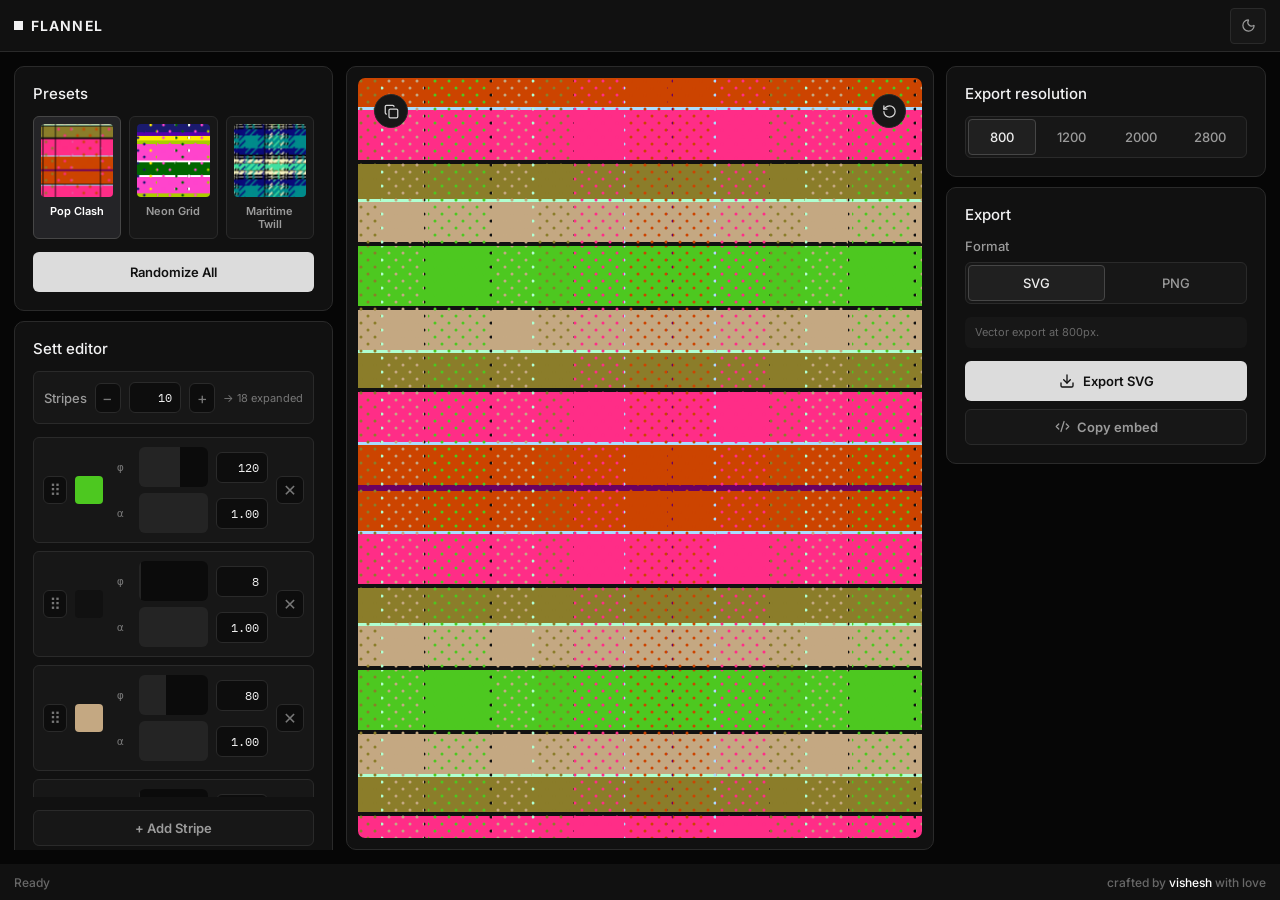
<file: flannel/index.html>
<!doctype html>
<html lang="en">
  <head>
    <meta charset="UTF-8" />
    <link rel="icon" type="image/svg+xml" href="./favicon.svg" />
    <meta name="viewport" content="width=device-width, initial-scale=1.0" />
    <title>Flannel</title>
    <script type="module" crossorigin src="./assets/index-Bx5zFH_3.js"></script>
    <link rel="stylesheet" crossorigin href="./assets/index-BSMlcL1X.css">
  </head>
  <body>
    <div id="root"></div>
  </body>
</html>
</file>
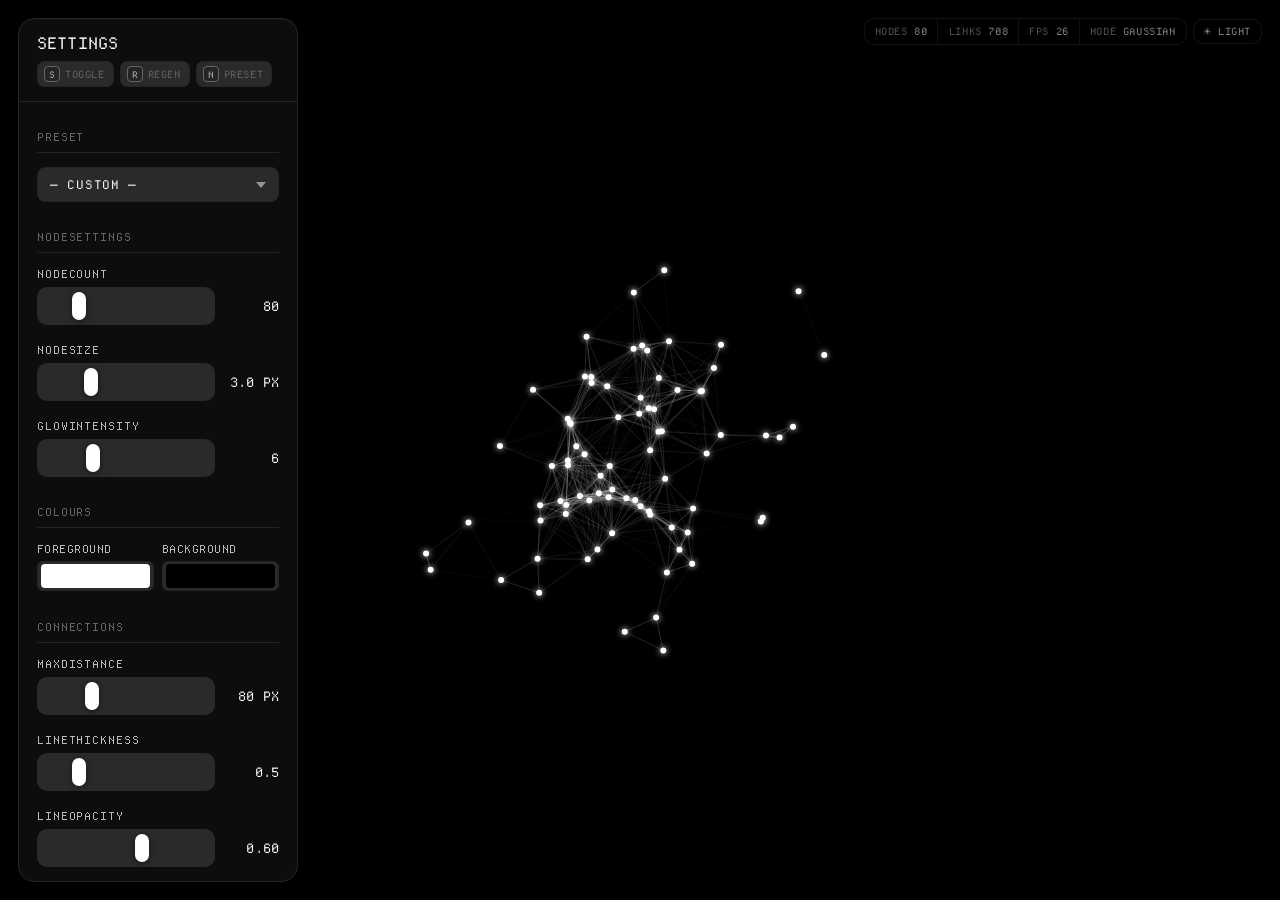
<file: node-graph/index.html>
<!DOCTYPE html>
<html lang="en">
<head>
<meta charset="UTF-8">
<meta name="viewport" content="width=device-width, initial-scale=1.0">
<title>Node Graph · Pattern Generator</title>
<style>
@font-face {
  font-family: 'DepartureMono';
  src: url('[data-uri]') format('woff');
  font-weight: normal;
  font-style: normal;
}

*, *::before, *::after { box-sizing: border-box; margin: 0; padding: 0; }

:root {
  --font: 'DepartureMono', 'Courier New', monospace;
  --sidebar-bg: rgba(14,14,14,0.96);
  --sidebar-w: 280px;
  --border: #242424;
  --text: #ffffff;
  --text-muted: #bbbbbb;
  --text-dim: #666666;
  --thumb: #ffffff;
  --track: #2a2a2a;
  --accent: #6060f0;
  --accent-dim: #30306a;
  --accent-text: #9999ff;
  --section-gap: 28px;
  --ctrl-gap: 18px;
  /* stats/hud */
  --hud-bg: rgba(0,0,0,0.65);
  --hud-border: rgba(255,255,255,0.07);
  --hud-text: #555;
  --hud-val: #888;
  --body-bg: #0d0d0d;
}

/* ── Light mode overrides ── */
body.light-mode {
  --sidebar-bg: rgba(240,240,240,0.97);
  --border: #d0d0d0;
  --text: #111111;
  --text-muted: #444444;
  --text-dim: #888888;
  --thumb: #222222;
  --track: #cccccc;
  --accent: #4040e0;
  --accent-dim: #c0c0f0;
  --accent-text: #3030b0;
  --hud-bg: rgba(255,255,255,0.75);
  --hud-border: rgba(0,0,0,0.1);
  --hud-text: #999;
  --hud-val: #666;
  --body-bg: #e8e8e8;
}

html, body {
  height: 100%; overflow: hidden;
  background: var(--body-bg);
  color: var(--text);
  font-family: var(--font);
  font-size: 13px;
  transition: background 0.3s;
}

/* ── Layout ── */
#app { position: fixed; inset: 0; }

/* Canvas always full screen underneath */
#canvas-wrap {
  position: fixed;
  inset: 0;
  background: #080808;
  overflow: hidden;
  display: flex;
  align-items: stretch;
}
canvas#main { display: block; width: 100%; height: 100%; }

/* Floating sidebar panel */
#sidebar {
  position: fixed;
  top: 18px;
  left: 18px;
  width: var(--sidebar-w);
  max-height: calc(100vh - 36px);
  z-index: 100;
  background: var(--sidebar-bg);
  border: 1px solid var(--border);
  border-radius: 16px;
  display: flex;
  flex-direction: column;
  overflow: hidden;
  backdrop-filter: blur(12px);
  -webkit-backdrop-filter: blur(12px);
  box-shadow: 0 8px 48px rgba(0,0,0,0.7), 0 1px 0 rgba(255,255,255,0.04) inset;
  transform-origin: top left;
  transition: transform 0.26s cubic-bezier(0.4, 0, 0.2, 1),
              opacity 0.26s ease,
              background 0.3s, border-color 0.3s;
}

#sidebar.sidebar-hidden {
  transform: scale(0.94) translateY(-8px);
  opacity: 0;
  pointer-events: none;
}

/* Floating toggle button — shows when sidebar is hidden */
#sidebar-toggle-btn {
  position: fixed;
  top: 18px;
  left: 18px;
  z-index: 99;
  background: var(--sidebar-bg);
  border: 1px solid var(--border);
  border-radius: 10px;
  padding: 8px 14px;
  display: flex;
  align-items: center;
  gap: 8px;
  cursor: pointer;
  font-family: var(--font);
  font-size: 11px;
  color: var(--text-dim);
  text-transform: uppercase;
  letter-spacing: 0.1em;
  backdrop-filter: blur(8px);
  box-shadow: 0 4px 20px rgba(0,0,0,0.5);
  transition: opacity 0.2s, color 0.15s;
  user-select: none;
}
#sidebar-toggle-btn:hover { color: #ccc; }
#sidebar-toggle-btn .kbd { 
  display: inline-flex; align-items: center; justify-content: center;
  width: 18px; height: 18px; background: #222; border: 1px solid #333;
  border-radius: 4px; font-size: 10px; color: #aaa;
}
/* Hidden when sidebar is visible — desktop only */
@media (min-width: 769px) {
  #sidebar:not(.sidebar-hidden) ~ #sidebar-toggle-btn {
    opacity: 0;
    pointer-events: none;
  }
}

/* On mobile: always show toggle btn at bottom, sidebar is hidden by default */
@media (max-width: 768px) {
  #sidebar-toggle-btn {
    opacity: 1 !important;
    pointer-events: all !important;
  }
}

#sidebar-scroll {
  flex: 1;
  overflow-y: auto;
  overflow-x: hidden;
  padding: 0 18px 22px 18px;
}
#sidebar-scroll::-webkit-scrollbar { width: 2px; }
#sidebar-scroll::-webkit-scrollbar-track { background: transparent; }
#sidebar-scroll::-webkit-scrollbar-thumb { background: #2a2a2a; border-radius: 1px; }

/* ── Header ── */
#sidebar-header {
  padding: 16px 18px 14px 18px;
  border-bottom: 1px solid var(--border);
  flex-shrink: 0;
}
.header-top {
  display: flex;
  align-items: center;
  margin-bottom: 10px;
}
.header-shortcuts {
  display: flex;
  gap: 6px;
  align-items: center;
  flex-wrap: nowrap;
}
.shortcut-badge {
  display: flex;
  align-items: center;
  gap: 5px;
  background: var(--track);
  border: 1px solid var(--border);
  border-radius: 7px;
  padding: 4px 8px 4px 6px;
  cursor: pointer;
  transition: background 0.12s, border-color 0.12s;
  user-select: none;
}
.shortcut-badge:hover { background: var(--track); filter: brightness(1.15); border-color: var(--text-dim); }
.shortcut-badge:active { transform: scale(0.96); }
.kbd-key {
  display: inline-flex;
  align-items: center;
  justify-content: center;
  min-width: 16px;
  height: 16px;
  background: var(--border);
  border: 1px solid var(--text-dim);
  border-radius: 4px;
  font-family: var(--font);
  font-size: 9px;
  color: var(--text-muted);
  text-transform: uppercase;
  padding: 0 3px;
}
.kbd-label {
  font-family: var(--font);
  font-size: 10px;
  color: var(--text-dim);
  text-transform: uppercase;
  letter-spacing: 0.06em;
}
.app-title {
  font-family: var(--font);
  font-size: 16px;
  color: var(--text);
  letter-spacing: 0.01em;
  line-height: 1;
  text-transform: uppercase;
}

/* ── Sections ── */
.section { margin-top: var(--section-gap); }

.section-label {
  font-family: var(--font);
  font-size: 11px;
  letter-spacing: 0.08em;
  color: var(--text-dim);
  text-transform: uppercase;
  padding-bottom: 8px;
  border-bottom: 1px solid var(--border);
  margin-bottom: 14px;
}

/* ── Control rows ── */
.ctrl { margin-bottom: var(--ctrl-gap); }

.ctrl-name {
  font-family: var(--font);
  font-size: 11px;
  color: var(--text-muted);
  letter-spacing: 0.08em;
  text-transform: uppercase;
  margin-bottom: 6px;
  display: block;
}
/* slider + value side by side */
.ctrl-row {
  display: flex;
  align-items: center;
  gap: 12px;
}
.ctrl-val {
  font-family: var(--font);
  font-size: 13px;
  color: var(--text);
  font-weight: normal;
  letter-spacing: 0.01em;
  font-variant-numeric: tabular-nums;
  text-transform: uppercase;
  min-width: 52px;
  text-align: right;
  white-space: nowrap;
  flex-shrink: 0;
}

/* ── Sliders — pill track, inset rectangular thumb ── */
input[type="range"] {
  -webkit-appearance: none;
  appearance: none;
  width: 100%;
  height: 38px;
  background: transparent;
  outline: none;
  cursor: pointer;
  display: block;
  padding: 0;
  margin: 0;
  flex: 1;
}
input[type="range"]::-webkit-slider-runnable-track {
  height: 38px;
  background: var(--track);
  border-radius: 10px;
}
input[type="range"]::-webkit-slider-thumb {
  -webkit-appearance: none;
  width: 14px;
  height: 28px;
  border-radius: 7px;
  background: var(--thumb);
  border: none;
  cursor: pointer;
  margin-top: 5px;
  box-shadow: 0 1px 6px rgba(0,0,0,0.5);
  transition: opacity 0.12s;
}
input[type="range"]::-webkit-slider-thumb:hover { opacity: 0.85; }
input[type="range"]::-moz-range-track {
  height: 38px;
  background: var(--track);
  border-radius: 10px;
}
input[type="range"]::-moz-range-thumb {
  width: 14px; height: 28px; border-radius: 7px;
  background: var(--thumb); border: none; cursor: pointer;
}

/* ── Color pickers ── */
.color-row {
  display: grid;
  grid-template-columns: 1fr 1fr;
  gap: 8px;
  margin-bottom: var(--ctrl-gap);
}
.color-item label {
  display: block;
  font-size: 11px;
  color: var(--text-muted);
  margin-bottom: 5px;
  letter-spacing: 0.04em;
  text-transform: uppercase;
}
input[type="color"] {
  -webkit-appearance: none;
  appearance: none;
  width: 100%;
  height: 30px;
  border: 1px solid var(--border);
  border-radius: 6px;
  background: var(--track);
  cursor: pointer;
  padding: 2px 3px;
}
input[type="color"]::-webkit-color-swatch-wrapper { padding: 0; }
input[type="color"]::-webkit-color-swatch { border: none; border-radius: 4px; }

/* ── Custom Dropdowns — hide native ── */
select.cd-hidden {
  position: absolute !important;
  opacity: 0 !important;
  pointer-events: none !important;
  height: 0 !important;
  width: 0 !important;
}

/* Trigger button */
.cd-trigger {
  width: 100%;
  display: flex;
  align-items: center;
  justify-content: space-between;
  gap: 8px;
  background: var(--track);
  color: var(--text);
  border: 1px solid var(--border);
  padding: 9px 12px;
  font-family: var(--font);
  font-size: 12px;
  letter-spacing: 0.06em;
  text-transform: uppercase;
  border-radius: 8px;
  cursor: pointer;
  user-select: none;
  transition: border-color 0.12s, background 0.12s;
  position: relative;
}
.cd-trigger:hover { border-color: var(--text-dim); }
.cd-trigger.open { border-color: var(--text-dim); border-radius: 8px 8px 0 0; }

.cd-arrow {
  flex-shrink: 0;
  width: 10px;
  height: 10px;
  opacity: 0.5;
  transition: transform 0.18s;
  fill: currentColor;
}
.cd-trigger.open .cd-arrow { transform: rotate(180deg); }

/* Dropdown panel */
.cd-panel {
  display: none;
  position: absolute;
  left: 0; right: 0;
  top: 100%;
  z-index: 500;
  background: var(--track);
  border: 1px solid var(--text-dim);
  border-top: none;
  border-radius: 0 0 8px 8px;
  overflow-y: auto;
  max-height: 260px;
  box-shadow: 0 12px 32px rgba(0,0,0,0.5);
}
.cd-panel.open { display: block; }

/* Scrollbar */
.cd-panel::-webkit-scrollbar { width: 3px; }
.cd-panel::-webkit-scrollbar-track { background: transparent; }
.cd-panel::-webkit-scrollbar-thumb { background: var(--border); border-radius: 2px; }

/* Group header — just a divider line, no text */
.cd-group-label {
  height: 1px;
  background: var(--text-dim);
  margin: 6px 10px;
  opacity: 0.35;
  pointer-events: none;
}

/* Option item */
.cd-option {
  padding: 8px 14px;
  font-family: var(--font);
  font-size: 12px;
  letter-spacing: 0.05em;
  text-transform: uppercase;
  color: var(--text-muted);
  cursor: pointer;
  display: flex;
  align-items: center;
  gap: 10px;
  transition: background 0.08s, color 0.08s;
}
.cd-option:hover { background: var(--border); color: var(--text); }
.cd-option.selected {
  color: var(--text);
  background: var(--border);
}
.cd-option .cd-check {
  width: 8px; height: 8px;
  border-radius: 50%;
  background: var(--accent);
  flex-shrink: 0;
  opacity: 0;
  transition: opacity 0.12s;
}
.cd-option.selected .cd-check { opacity: 1; }

/* Wrapper needs relative positioning */
.cd-wrap { position: relative; }

/* ── Toggle ── */
.toggle-row {
  display: flex;
  justify-content: space-between;
  align-items: center;
  margin-bottom: var(--ctrl-gap);
}
.toggle-label { font-size: 13px; color: var(--text-muted); text-transform: uppercase; }

.toggle { position: relative; width: 40px; height: 22px; flex-shrink: 0; }
.toggle input { position: absolute; opacity: 0; width: 0; height: 0; }
.toggle-track {
  position: absolute; inset: 0;
  background: var(--track);
  border: 1px solid var(--border);
  border-radius: 11px;
  cursor: pointer;
  transition: background 0.2s, border-color 0.2s;
}
.toggle-thumb {
  position: absolute;
  width: 16px; height: 16px;
  top: 2px; left: 2px;
  background: var(--text-dim);
  border-radius: 50%;
  transition: transform 0.2s, background 0.2s;
  pointer-events: none;
}
.toggle input:checked ~ .toggle-track { background: #202040; border-color: var(--accent-dim); }
.toggle input:checked ~ .toggle-thumb { transform: translateX(18px); background: var(--accent-text); }

/* ── Buttons ── */
.btn {
  width: 100%;
  padding: 9px 12px;
  background: var(--track);
  color: var(--text-muted);
  border: 1px solid var(--border);
  font-family: var(--font);
  font-size: 12px;
  letter-spacing: 0.06em;
  cursor: pointer;
  border-radius: 8px;
  margin-bottom: 6px;
  text-align: left;
  text-transform: uppercase;
  display: flex;
  align-items: center;
  gap: 8px;
  transition: background 0.12s, border-color 0.12s, color 0.12s;
}
.btn:hover { background: var(--track); filter: brightness(1.15); border-color: var(--text-dim); color: var(--text); }
.btn:active { transform: translateY(1px); }
.btn-icon { font-size: 13px; opacity: 0.6; }

.btn-regen {
  background: var(--regen-bg, #111e14);
  border-color: var(--regen-border, #1e3526);
  color: var(--regen-text, #70c888);
}
.btn-regen:hover { filter: brightness(1.15); }

/* ── Export grid ── */
.export-grid { display: grid; grid-template-columns: 1fr 1fr; gap: 6px; margin-bottom: 6px; }
.export-grid .btn { margin-bottom: 0; }
#gifBtn { grid-column: 1 / -1; }

/* ── Progress ── */
#progress-wrap {
  display: none;
  padding: 10px;
  background: #0e0e1e;
  border: 1px solid var(--accent-dim);
  border-radius: 8px;
  margin-top: 6px;
}
#progress-label {
  color: var(--accent-text);
  font-size: 11px;
  margin-bottom: 6px;
  display: flex;
  justify-content: space-between;
  font-family: var(--font);
  text-transform: uppercase;
}
#progress-track { background: #1a1a30; border-radius: 3px; height: 4px; overflow: hidden; }
#progress-fill { height: 100%; background: var(--accent); border-radius: 3px; width: 0%; transition: width 0.08s linear; }

/* ── HUD (top-right) ── */
#hud {
  position: fixed;
  top: 18px;
  right: 18px;
  z-index: 100;
  display: flex;
  align-items: center;
  gap: 6px;
  font-family: var(--font);
  font-size: 10px;
  letter-spacing: 0.06em;
  pointer-events: none;
}

/* Stats pill */
#stats {
  display: flex;
  background: var(--hud-bg);
  border: 1px solid var(--hud-border);
  border-radius: 10px;
  overflow: hidden;
  backdrop-filter: blur(8px);
  -webkit-backdrop-filter: blur(8px);
  pointer-events: none;
  transition: background 0.3s, border-color 0.3s;
}
.stat {
  padding: 6px 10px;
  color: var(--hud-text);
  text-transform: uppercase;
  white-space: nowrap;
}
.stat + .stat { border-left: 1px solid var(--hud-border); }
.stat-val { color: var(--hud-val); }

/* Theme toggle button */
#theme-toggle {
  pointer-events: all;
  display: flex;
  align-items: center;
  gap: 6px;
  background: var(--hud-bg);
  border: 1px solid var(--hud-border);
  border-radius: 10px;
  padding: 5px 10px;
  cursor: pointer;
  font-family: var(--font);
  font-size: 10px;
  color: var(--hud-val);
  letter-spacing: 0.06em;
  text-transform: uppercase;
  backdrop-filter: blur(8px);
  -webkit-backdrop-filter: blur(8px);
  transition: background 0.3s, border-color 0.3s, color 0.15s;
  user-select: none;
}
#theme-toggle:hover { color: var(--text-muted); }
#theme-icon { font-size: 13px; line-height: 1; }

/* ── Preset select wrapper ── */
.preset-status {
  font-size: 11px;
  color: var(--text-dim);
  text-align: center;
  letter-spacing: 0.06em;
  margin-top: 6px;
  font-family: var(--font);
}

/* ── Light mode element overrides ── */
body.light-mode {
  --regen-bg: #d8f0dc;
  --regen-border: #90c89a;
  --regen-text: #1e6630;
}
body.light-mode #sidebar {
  box-shadow: 0 8px 48px rgba(0,0,0,0.15), 0 1px 0 rgba(0,0,0,0.05) inset;
}
body.light-mode .toggle input:checked ~ .toggle-track {
  background: #d0d0f8; border-color: #a0a0e0;
}
body.light-mode #progress-wrap {
  background: #ebebff; border-color: var(--accent-dim);
}
/* Slider: light chrome SVG arrow for select */
body.light-mode select {
  background-image: url("data:image/svg+xml,%3Csvg xmlns='http://www.w3.org/2000/svg' width='10' height='6'%3E%3Cpath d='M0 0l5 6 5-6z' fill='%23888'/%3E%3C/svg%3E");
}

/* ══════════════════════════════════════
   MOBILE POPUP
══════════════════════════════════════ */
#mobile-popup-overlay {
  display: none;
  position: fixed;
  inset: 0;
  z-index: 9999;
  background: rgba(0,0,0,0.85);
  backdrop-filter: blur(6px);
  -webkit-backdrop-filter: blur(6px);
  align-items: center;
  justify-content: center;
  padding: 24px;
}
#mobile-popup-overlay.visible { display: flex; }

#mobile-popup {
  background: #111;
  border: 1px solid #2a2a2a;
  border-radius: 20px;
  padding: 36px 28px 28px 28px;
  max-width: 360px;
  width: 100%;
  text-align: center;
  font-family: var(--font);
}

.mp-icon {
  font-size: 40px;
  margin-bottom: 18px;
  display: block;
}

.mp-title {
  font-size: 15px;
  letter-spacing: 0.15em;
  text-transform: uppercase;
  color: #fff;
  margin-bottom: 18px;
  line-height: 1.4;
}

.mp-body {
  font-size: 12px;
  color: #888;
  line-height: 1.7;
  letter-spacing: 0.04em;
  margin-bottom: 28px;
}

.mp-body strong {
  color: #ccc;
  font-weight: normal;
}

.mp-continue {
  width: 100%;
  padding: 14px;
  background: #1e1e1e;
  border: 1px solid #2a2a2a;
  border-radius: 12px;
  color: #fff;
  font-family: var(--font);
  font-size: 12px;
  letter-spacing: 0.14em;
  text-transform: uppercase;
  cursor: pointer;
  margin-bottom: 14px;
  transition: background 0.15s;
}
.mp-continue:hover { background: #282828; }

.mp-dismiss {
  background: none;
  border: none;
  color: #444;
  font-family: var(--font);
  font-size: 11px;
  letter-spacing: 0.12em;
  text-transform: uppercase;
  cursor: pointer;
  padding: 6px;
  transition: color 0.15s;
}
.mp-dismiss:hover { color: #777; }

/* ══════════════════════════════════════
   MOBILE RESPONSIVE
══════════════════════════════════════ */
@media (max-width: 768px) {
  :root { --sidebar-w: calc(100vw - 24px); }

  /* Sidebar: full-width floating panel, top */
  #sidebar {
    top: 60px; /* below the HUD bar */
    left: 12px;
    right: 12px;
    width: calc(100vw - 24px);
    max-height: calc(100vh - 140px);
  }

  /* Settings toggle btn: bottom-center */
  #sidebar-toggle-btn {
    top: auto;
    bottom: 24px;
    left: 50%;
    transform: translateX(-50%);
    justify-content: center;
    min-width: 160px;
    font-size: 12px;
    padding: 10px 20px;
  }

  /* HUD: top, full width, stats + theme side by side */
  #hud {
    top: 10px;
    right: 10px;
    left: 10px;
    bottom: auto;
    flex-wrap: nowrap;
    justify-content: space-between;
    gap: 6px;
    max-width: 100%;
    pointer-events: all;
  }

  /* Stats pill: fills available space, no wrapping */
  #stats {
    flex: 1;
    flex-wrap: nowrap;
    overflow: hidden;
  }

  .stat {
    flex: 1;
    padding: 6px 6px;
    font-size: 9px;
    text-align: center;
    justify-content: center;
    white-space: nowrap;
  }

  #theme-toggle {
    flex-shrink: 0;
    padding: 6px 10px;
    font-size: 9px;
  }

  /* Slightly smaller sidebar controls on mobile */
  input[type="range"] { height: 32px; }
  input[type="range"]::-webkit-slider-runnable-track { height: 32px; }
  input[type="range"]::-moz-range-track { height: 32px; }
  input[type="range"]::-webkit-slider-thumb { height: 24px; width: 12px; margin-top: 4px; }
  input[type="range"]::-moz-range-thumb { height: 24px; width: 12px; }

  .shortcut-badge { padding: 3px 6px 3px 5px; }
  .kbd-key { min-width: 14px; height: 14px; font-size: 8px; }
  .kbd-label { font-size: 9px; }

  .ctrl-val { font-size: 11px; min-width: 42px; }
  .ctrl-name { font-size: 10px; }

  .app-title { font-size: 14px; }
}

@media (max-width: 480px) {
  /* Stack color pickers on very small screens */
  .color-row { grid-template-columns: 1fr; }

  .stat { font-size: 8px; padding: 6px 4px; }
}
</style>
</head>
<body>

<!-- ── MOBILE POPUP ── -->
<div id="mobile-popup-overlay">
  <div id="mobile-popup">
    <span class="mp-icon">⚠️</span>
    <div class="mp-title">better on desktop</div>
    <div class="mp-body">
      This tool is designed for desktop browsers.<br><br>
      On mobile you can still explore and randomise, but <strong>export features</strong> (PNG, SVG, Video) and the full experience require a desktop or laptop.
    </div>
    <button class="mp-continue" id="mp-continue-btn">continue anyway</button>
    <button class="mp-dismiss" id="mp-dismiss-btn">dismiss</button>
  </div>
</div>

<div id="app">

<!-- ── SIDEBAR ── -->
<div id="sidebar">
  <div id="sidebar-header">
    <div class="header-top">
      <span class="app-title">settings</span>
    </div>
    <div class="header-shortcuts">
      <div class="shortcut-badge" id="closeBtn" title="Hide sidebar">
        <span class="kbd-key">S</span><span class="kbd-label">toggle</span>
      </div>
      <div class="shortcut-badge" id="regenBadge" title="Regenerate nodes">
        <span class="kbd-key">R</span><span class="kbd-label">regen</span>
      </div>
      <div class="shortcut-badge" id="nextPresetBadge" title="Next preset (N)">
        <span class="kbd-key">N</span><span class="kbd-label">preset</span>
      </div>
    </div>
  </div>

  <div id="sidebar-scroll">

    <!-- PRESET -->
    <div class="section">
      <div class="section-label">preset</div>
      <div class="ctrl">
        <select id="presetSelect" class="cd-hidden">
          <option value="">— custom —</option>
          <optgroup label="organic">
            <option value="Neural Web">neuralWeb</option>
            <option value="Plasma Storm">plasmaStorm</option>
            <option value="Nebula">nebula</option>
            <option value="Twin Stars">twinStars</option>
          </optgroup>
          <optgroup label="geometric">
            <option value="Crystal Grid">crystalGrid</option>
            <option value="Circuit Board">circuitBoard</option>
            <option value="Hex Matrix">hexMatrix</option>
            <option value="Red Lattice">redLattice</option>
          </optgroup>
          <optgroup label="celestial">
            <option value="Galaxy">galaxy</option>
            <option value="Constellation">constellation</option>
            <option value="Solar System">solarSystem</option>
            <option value="Snowflake">snowflake</option>
          </optgroup>
          <optgroup label="dynamic">
            <option value="Fireworks">fireworks</option>
            <option value="Sunflower">sunflower</option>
            <option value="DNA Wave">dnaWave</option>
            <option value="Vortex">vortex</option>
          </optgroup>
        </select>
        <div class="cd-wrap" id="preset-cd-wrap">
          <div class="cd-trigger" id="preset-cd-trigger">
            <span class="cd-val">— custom —</span>
            <svg class="cd-arrow" viewBox="0 0 10 6"><path d="M0 0l5 6 5-6z"/></svg>
          </div>
          <div class="cd-panel" id="preset-cd-panel">
            <div class="cd-option selected" data-value="" data-cd="presetSelect">
              <span class="cd-check"></span>— custom —
            </div>
            <div class="cd-group-label"></div>
            <div class="cd-option" data-value="Neural Web" data-cd="presetSelect"><span class="cd-check"></span>neuralWeb</div>
            <div class="cd-option" data-value="Plasma Storm" data-cd="presetSelect"><span class="cd-check"></span>plasmaStorm</div>
            <div class="cd-option" data-value="Nebula" data-cd="presetSelect"><span class="cd-check"></span>nebula</div>
            <div class="cd-option" data-value="Twin Stars" data-cd="presetSelect"><span class="cd-check"></span>twinStars</div>
            <div class="cd-group-label"></div>
            <div class="cd-option" data-value="Crystal Grid" data-cd="presetSelect"><span class="cd-check"></span>crystalGrid</div>
            <div class="cd-option" data-value="Circuit Board" data-cd="presetSelect"><span class="cd-check"></span>circuitBoard</div>
            <div class="cd-option" data-value="Hex Matrix" data-cd="presetSelect"><span class="cd-check"></span>hexMatrix</div>
            <div class="cd-option" data-value="Red Lattice" data-cd="presetSelect"><span class="cd-check"></span>redLattice</div>
            <div class="cd-group-label"></div>
            <div class="cd-option" data-value="Galaxy" data-cd="presetSelect"><span class="cd-check"></span>galaxy</div>
            <div class="cd-option" data-value="Constellation" data-cd="presetSelect"><span class="cd-check"></span>constellation</div>
            <div class="cd-option" data-value="Solar System" data-cd="presetSelect"><span class="cd-check"></span>solarSystem</div>
            <div class="cd-option" data-value="Snowflake" data-cd="presetSelect"><span class="cd-check"></span>snowflake</div>
            <div class="cd-group-label"></div>
            <div class="cd-option" data-value="Fireworks" data-cd="presetSelect"><span class="cd-check"></span>fireworks</div>
            <div class="cd-option" data-value="Sunflower" data-cd="presetSelect"><span class="cd-check"></span>sunflower</div>
            <div class="cd-option" data-value="DNA Wave" data-cd="presetSelect"><span class="cd-check"></span>dnaWave</div>
            <div class="cd-option" data-value="Vortex" data-cd="presetSelect"><span class="cd-check"></span>vortex</div>
          </div>
        </div>
      </div>
    </div>

    <!-- NODE -->
    <div class="section">
      <div class="section-label">nodeSettings</div>
      <div class="ctrl">
        <span class="ctrl-name">nodeCount</span>
        <div class="ctrl-row">
          <input type="range" id="nodeCount" min="20" max="300" value="80" step="1">
          <span class="ctrl-val" id="v-nodeCount">80</span>
        </div>
      </div>
      <div class="ctrl">
        <span class="ctrl-name">nodeSize</span>
        <div class="ctrl-row">
          <input type="range" id="nodeSize" min="1" max="8" value="3" step="0.5">
          <span class="ctrl-val" id="v-nodeSize">3.0 px</span>
        </div>
      </div>
      <div class="ctrl">
        <span class="ctrl-name">glowIntensity</span>
        <div class="ctrl-row">
          <input type="range" id="glow" min="0" max="20" value="6" step="1">
          <span class="ctrl-val" id="v-glow">6</span>
        </div>
      </div>
    </div>

    <!-- COLOURS -->
    <div class="section">
      <div class="section-label">colours</div>
      <div class="color-row">
        <div class="color-item">
          <label>foreground</label>
          <input type="color" id="nodeColor" value="#ffffff">
        </div>
        <div class="color-item">
          <label>background</label>
          <input type="color" id="bgColor" value="#000000">
        </div>
      </div>
    </div>

    <!-- CONNECTION -->
    <div class="section">
      <div class="section-label">connections</div>
      <div class="ctrl">
        <span class="ctrl-name">maxDistance</span>
        <div class="ctrl-row">
          <input type="range" id="maxDist" min="30" max="200" value="80" step="1">
          <span class="ctrl-val" id="v-maxDist">80 px</span>
        </div>
      </div>
      <div class="ctrl">
        <span class="ctrl-name">lineThickness</span>
        <div class="ctrl-row">
          <input type="range" id="lineW" min="0.1" max="2" value="0.5" step="0.1">
          <span class="ctrl-val" id="v-lineW">0.5</span>
        </div>
      </div>
      <div class="ctrl">
        <span class="ctrl-name">lineOpacity</span>
        <div class="ctrl-row">
          <input type="range" id="lineAlpha" min="0" max="1" value="0.6" step="0.05">
          <span class="ctrl-val" id="v-lineAlpha">0.60</span>
        </div>
      </div>
      <div class="toggle-row">
        <span class="toggle-label">showConnections</span>
        <label class="toggle">
          <input type="checkbox" id="showConn" checked>
          <div class="toggle-track"></div><div class="toggle-thumb"></div>
        </label>
      </div>
    </div>

    <!-- ANIMATION -->
    <div class="section">
      <div class="section-label">animation</div>
      <div class="ctrl">
        <span class="ctrl-name">motionSpeed</span>
        <div class="ctrl-row">
          <input type="range" id="speed" min="0" max="3" value="0.5" step="0.05">
          <span class="ctrl-val" id="v-speed">0.50</span>
        </div>
      </div>
      <div class="ctrl">
        <span class="ctrl-name">motionType</span>
        <select id="motionType" class="cd-hidden">
          <option value="drift">drift</option>
          <option value="pulse">pulse</option>
          <option value="orbit">orbit</option>
          <option value="freeze">freeze</option>
        </select>
        <div class="cd-wrap" id="motion-cd-wrap">
          <div class="cd-trigger" id="motion-cd-trigger">
            <span class="cd-val">drift</span>
            <svg class="cd-arrow" viewBox="0 0 10 6"><path d="M0 0l5 6 5-6z"/></svg>
          </div>
          <div class="cd-panel" id="motion-cd-panel">
            <div class="cd-option selected" data-value="drift" data-cd="motionType"><span class="cd-check"></span>drift</div>
            <div class="cd-option" data-value="pulse" data-cd="motionType"><span class="cd-check"></span>pulse</div>
            <div class="cd-option" data-value="orbit" data-cd="motionType"><span class="cd-check"></span>orbit</div>
            <div class="cd-option" data-value="freeze" data-cd="motionType"><span class="cd-check"></span>freeze</div>
          </div>
        </div>
      </div>
      <div class="ctrl" style="margin-top:14px;">
        <span class="ctrl-name">turbulence</span>
        <div class="ctrl-row">
          <input type="range" id="turb" min="0" max="1" value="0.1" step="0.05">
          <span class="ctrl-val" id="v-turb">0.10</span>
        </div>
      </div>
    </div>

    <!-- CLUSTER SHAPE -->
    <div class="section">
      <div class="section-label">clusterShape</div>
      <div class="ctrl">
        <span class="ctrl-name">distribution</span>
        <select id="distrib" class="cd-hidden">
          <option value="gaussian">gaussian</option>
          <option value="uniform">uniform</option>
          <option value="ring">ring</option>
          <option value="double">doubleCluster</option>
          <option value="grid">squareGrid</option>
          <option value="hex">hexagonalGrid</option>
          <option value="tri">triangularLattice</option>
          <option value="radial">concentricRings</option>
          <option value="star">starBurst</option>
          <option value="cross">cross/Plus</option>
          <option value="spiral">archimedeanSpiral</option>
          <option value="fibonacci">fibonacciSunflower</option>
          <option value="randomWalk">randomWalk</option>
          <option value="fractal">fractalClusters</option>
          <option value="wave">waveBands</option>
          <option value="explosion">explosionBurst</option>
        </select>
        <div class="cd-wrap" id="distrib-cd-wrap">
          <div class="cd-trigger" id="distrib-cd-trigger">
            <span class="cd-val">gaussian</span>
            <svg class="cd-arrow" viewBox="0 0 10 6"><path d="M0 0l5 6 5-6z"/></svg>
          </div>
          <div class="cd-panel" id="distrib-cd-panel">
            <div class="cd-option selected" data-value="gaussian" data-cd="distrib"><span class="cd-check"></span>gaussian</div>
            <div class="cd-option" data-value="uniform" data-cd="distrib"><span class="cd-check"></span>uniform</div>
            <div class="cd-option" data-value="ring" data-cd="distrib"><span class="cd-check"></span>ring</div>
            <div class="cd-option" data-value="double" data-cd="distrib"><span class="cd-check"></span>doubleCluster</div>
            <div class="cd-group-label"></div>
            <div class="cd-option" data-value="grid" data-cd="distrib"><span class="cd-check"></span>squareGrid</div>
            <div class="cd-option" data-value="hex" data-cd="distrib"><span class="cd-check"></span>hexagonalGrid</div>
            <div class="cd-option" data-value="tri" data-cd="distrib"><span class="cd-check"></span>triangularLattice</div>
            <div class="cd-option" data-value="radial" data-cd="distrib"><span class="cd-check"></span>concentricRings</div>
            <div class="cd-option" data-value="star" data-cd="distrib"><span class="cd-check"></span>starBurst</div>
            <div class="cd-option" data-value="cross" data-cd="distrib"><span class="cd-check"></span>cross/Plus</div>
            <div class="cd-group-label"></div>
            <div class="cd-option" data-value="spiral" data-cd="distrib"><span class="cd-check"></span>archimedeanSpiral</div>
            <div class="cd-option" data-value="fibonacci" data-cd="distrib"><span class="cd-check"></span>fibonacciSunflower</div>
            <div class="cd-group-label"></div>
            <div class="cd-option" data-value="randomWalk" data-cd="distrib"><span class="cd-check"></span>randomWalk</div>
            <div class="cd-option" data-value="fractal" data-cd="distrib"><span class="cd-check"></span>fractalClusters</div>
            <div class="cd-option" data-value="wave" data-cd="distrib"><span class="cd-check"></span>waveBands</div>
            <div class="cd-option" data-value="explosion" data-cd="distrib"><span class="cd-check"></span>explosionBurst</div>
          </div>
        </div>
      </div>
      <div class="ctrl" style="margin-top:14px;">
        <span class="ctrl-name">clusterRadius</span>
        <div class="ctrl-row">
          <input type="range" id="radius" min="50" max="390" value="200" step="5">
          <span class="ctrl-val" id="v-radius">200</span>
        </div>
      </div>
      <button class="btn btn-regen" id="regenBtn"><span class="btn-icon">↻</span> regenerateNodes</button>
    </div>

    <!-- EXPORT -->
    <div class="section">
      <div class="section-label">export</div>
      <div class="export-grid">
        <button class="btn" id="pngBtn"><span class="btn-icon">⬇</span> png</button>
        <button class="btn" id="svgBtn"><span class="btn-icon">⬇</span> svg</button>
        <button class="btn" id="gifBtn"><span class="btn-icon">⬇</span> exportVideo (5s · 60fps)</button>
      </div>
      <div id="progress-wrap">
        <div id="progress-label">
          <span id="progress-text">recording…</span>
          <span id="progress-pct">0%</span>
        </div>
        <div id="progress-track"><div id="progress-fill"></div></div>
      </div>
    </div>

  </div>
</div>

<!-- ── CANVAS ── -->
<div id="sidebar-toggle-btn" title="Show settings (S)">
  <span class="kbd">S</span> settings
</div>

<div id="canvas-wrap">
  <canvas id="main"></canvas>
</div>

<!-- HUD: stats + theme toggle, always on top-right -->
<div id="hud">
  <div id="stats">
    <div class="stat">nodes <span class="stat-val" id="s-nodes">0</span></div>
    <div class="stat">links <span class="stat-val" id="s-links">0</span></div>
    <div class="stat">fps <span class="stat-val" id="s-fps">0</span></div>
    <div class="stat">mode <span class="stat-val" id="s-dist">gaussian</span></div>
  </div>
  <button id="theme-toggle" title="Toggle light / dark mode">
    <span id="theme-icon">☀</span><span id="theme-label">light</span>
  </button>
</div>
</div>

<script>
'use strict';

const canvas = document.getElementById('main');
const ctx    = canvas.getContext('2d');
const wrap   = document.getElementById('canvas-wrap');

let nodes = [];
let raf   = null;
let isRecording = false;
let pulseT = 0, lastTs = 0;
let fpsAccTime = 0, fpsAccFrame = 0, liveFps = 0, liveLinks = 0;

// ── Mouse interaction ──
let mouseX = -9999, mouseY = -9999, mouseOver = false;
const MOUSE_RADIUS   = 140;  // px — area of influence
const MOUSE_STRENGTH = 80;   // push force at closest point
const MOUSE_RETURN   = 0.18; // lerp speed for render offset returning to 0

const S = {
  nodeCount:80, nodeSize:3, nodeColor:'#ffffff', glow:6,
  maxDist:80, lineW:0.5, lineAlpha:0.6, showConn:true,
  speed:0.5, motionType:'drift', turb:0.1,
  distrib:'gaussian', radius:200, bgColor:'#000000',
};

// ══ PRESETS ═══════════════════════════════════
const PRESETS = {
  'Neural Web':    { nodeCount:120, nodeSize:2.5, nodeColor:'#c8d8ff', glow:8,  maxDist:95,  lineW:0.35, lineAlpha:0.45, showConn:true,  speed:0.35, motionType:'drift',  turb:0.05, distrib:'gaussian',   radius:230, bgColor:'#000510' },
  'Galaxy':        { nodeCount:160, nodeSize:1.5, nodeColor:'#a0d0ff', glow:14, maxDist:52,  lineW:0.25, lineAlpha:0.25, showConn:true,  speed:1.0,  motionType:'orbit',  turb:0.12, distrib:'fibonacci',  radius:300, bgColor:'#00000a' },
  'Constellation': { nodeCount:55,  nodeSize:3.5, nodeColor:'#ffffff', glow:12, maxDist:115, lineW:0.3,  lineAlpha:0.28, showConn:true,  speed:0,    motionType:'freeze', turb:0,    distrib:'ring',       radius:280, bgColor:'#020208' },
  'Crystal Grid':  { nodeCount:90,  nodeSize:2.5, nodeColor:'#70ffee', glow:12, maxDist:72,  lineW:0.6,  lineAlpha:0.7,  showConn:true,  speed:0.2,  motionType:'pulse',  turb:0.02, distrib:'hex',        radius:240, bgColor:'#000c09' },
  'Plasma Storm':  { nodeCount:200, nodeSize:2,   nodeColor:'#ff80ff', glow:16, maxDist:68,  lineW:0.3,  lineAlpha:0.5,  showConn:true,  speed:1.2,  motionType:'pulse',  turb:0.4,  distrib:'gaussian',   radius:260, bgColor:'#080008' },
  'Circuit Board': { nodeCount:80,  nodeSize:3,   nodeColor:'#40ff80', glow:8,  maxDist:78,  lineW:0.7,  lineAlpha:0.8,  showConn:true,  speed:0,    motionType:'freeze', turb:0,    distrib:'grid',       radius:270, bgColor:'#000a02' },
  'Solar System':  { nodeCount:65,  nodeSize:3.5, nodeColor:'#ffdd60', glow:15, maxDist:60,  lineW:0.35, lineAlpha:0.3,  showConn:true,  speed:0.7,  motionType:'orbit',  turb:0.05, distrib:'radial',     radius:280, bgColor:'#030100' },
  'Nebula':        { nodeCount:180, nodeSize:1.5, nodeColor:'#c080ff', glow:18, maxDist:80,  lineW:0.2,  lineAlpha:0.35, showConn:true,  speed:0.6,  motionType:'pulse',  turb:0.35, distrib:'fractal',    radius:250, bgColor:'#030008' },
  'Fireworks':     { nodeCount:100, nodeSize:2.5, nodeColor:'#ff7040', glow:14, maxDist:55,  lineW:0.3,  lineAlpha:0.4,  showConn:true,  speed:0.5,  motionType:'pulse',  turb:0.25, distrib:'explosion',  radius:280, bgColor:'#060100' },
  'Snowflake':     { nodeCount:72,  nodeSize:2,   nodeColor:'#c0e8ff', glow:10, maxDist:68,  lineW:0.5,  lineAlpha:0.6,  showConn:true,  speed:0,    motionType:'freeze', turb:0,    distrib:'star',       radius:270, bgColor:'#000408' },
  'Sunflower':     { nodeCount:150, nodeSize:2,   nodeColor:'#ffcc40', glow:10, maxDist:45,  lineW:0.3,  lineAlpha:0.4,  showConn:true,  speed:0.15, motionType:'pulse',  turb:0.03, distrib:'fibonacci',  radius:290, bgColor:'#060400' },
  'DNA Wave':      { nodeCount:90,  nodeSize:2.5, nodeColor:'#60ff90', glow:8,  maxDist:58,  lineW:0.4,  lineAlpha:0.55, showConn:true,  speed:0.4,  motionType:'drift',  turb:0.06, distrib:'wave',       radius:280, bgColor:'#000802' },
  'Hex Matrix':    { nodeCount:110, nodeSize:2,   nodeColor:'#40d0ff', glow:9,  maxDist:65,  lineW:0.5,  lineAlpha:0.65, showConn:true,  speed:0.25, motionType:'pulse',  turb:0.05, distrib:'hex',        radius:250, bgColor:'#000810' },
  'Twin Stars':    { nodeCount:140, nodeSize:2,   nodeColor:'#ffffff', glow:10, maxDist:70,  lineW:0.35, lineAlpha:0.4,  showConn:true,  speed:0.5,  motionType:'orbit',  turb:0.1,  distrib:'double',     radius:240, bgColor:'#020208' },
  'Red Lattice':   { nodeCount:80,  nodeSize:2.5, nodeColor:'#ff8888', glow:7,  maxDist:70,  lineW:0.6,  lineAlpha:0.7,  showConn:true,  speed:0,    motionType:'freeze', turb:0,    distrib:'tri',        radius:260, bgColor:'#080000' },
  'Vortex':        { nodeCount:130, nodeSize:2,   nodeColor:'#80ffcc', glow:11, maxDist:60,  lineW:0.35, lineAlpha:0.45, showConn:true,  speed:0.8,  motionType:'orbit',  turb:0.2,  distrib:'spiral',     radius:290, bgColor:'#000806' },
};

// ── Preset select ──
const presetSelect = document.getElementById('presetSelect');
let activePreset = null;

presetSelect.addEventListener('change', function() {
  if (this.value) applyPreset(this.value);
  else clearActivePreset();
});

function applyPreset(name) {
  const p = PRESETS[name];
  if (!p) return;
  Object.assign(S, p);
  S._presetName = name;
  syncUI();
  generateNodes();
  activePreset = name;
  presetSelect.value = name;
  if (window.cdSetValue) cdSetValue('presetSelect', name);
}

function clearActivePreset() {
  if (!activePreset) return;
  activePreset = null;
  S._presetName = '';
  presetSelect.value = '';
  if (window.cdSetValue) cdSetValue('presetSelect', '');
}

function syncUI() {
  const sv = (id, val) => { const e = document.getElementById(id); if (e) e.value = val; };
  const sd = (id, txt) => { const e = document.getElementById('v-' + id); if (e) e.textContent = txt; };
  sv('nodeCount', S.nodeCount);  sd('nodeCount', S.nodeCount);
  sv('nodeSize',  S.nodeSize);   sd('nodeSize',  S.nodeSize.toFixed(1) + ' px');
  sv('nodeColor', S.nodeColor);
  sv('glow',      S.glow);       sd('glow',      Math.round(S.glow));
  sv('maxDist',   S.maxDist);    sd('maxDist',   Math.round(S.maxDist) + ' px');
  sv('lineW',     S.lineW);      sd('lineW',     S.lineW.toFixed(1));
  sv('lineAlpha', S.lineAlpha);  sd('lineAlpha', S.lineAlpha.toFixed(2));
  sv('speed',     S.speed);      sd('speed',     S.speed.toFixed(2));
  sv('motionType', S.motionType);
  sv('turb',      S.turb);       sd('turb',      S.turb.toFixed(2));
  sv('distrib',   S.distrib);
  sv('radius',    S.radius);     sd('radius',    Math.round(S.radius));
  sv('bgColor',   S.bgColor);
  document.getElementById('showConn').checked = S.showConn;
  // Sync custom dropdowns
  if (window.cdSetValue) {
    cdSetValue('presetSelect', S._presetName || '');
    cdSetValue('motionType',   S.motionType);
    cdSetValue('distrib',      S.distrib);
  }
}

// ══ CANVAS SIZING ══════════════════════════════
function resizeCanvas() {
  const pr = window.devicePixelRatio || 1;
  const w  = wrap.clientWidth, h = wrap.clientHeight;
  canvas.width = w * pr; canvas.height = h * pr;
  canvas.style.width = w + 'px'; canvas.style.height = h + 'px';
  ctx.scale(pr, pr);
}
new ResizeObserver(resizeCanvas).observe(wrap);

// ══ MATH HELPERS ════════════════════════════════
function gauss(mean, std) {
  let u = 0, v = 0;
  while (!u) u = Math.random();
  while (!v) v = Math.random();
  return mean + std * Math.sqrt(-2 * Math.log(u)) * Math.cos(2 * Math.PI * v);
}
function clamp(v, lo, hi) { return v < lo ? lo : v > hi ? hi : v; }
function hexToRgb(hex) {
  return { r:parseInt(hex.slice(1,3),16), g:parseInt(hex.slice(3,5),16), b:parseInt(hex.slice(5,7),16) };
}

// ══ NODE FACTORY ══════════════════════════════
function makeNode(x, y, cw, ch) {
  x = clamp(x, 2, cw - 2); y = clamp(y, 2, ch - 2);
  const cx = cw/2, cy = ch/2;
  const ang = Math.random() * Math.PI * 2;
  const spd = 0.3 + Math.random() * 0.9;
  return { x, y, rx:x, ry:y, ox:x, oy:y, vx:Math.cos(ang)*spd, vy:Math.sin(ang)*spd,
           angle: Math.atan2(y-cy, x-cx), radius: Math.hypot(x-cx, y-cy),
           phase: Math.random() * Math.PI * 2 };
}

// ══ DISTRIBUTIONS ════════════════════════════
function distribute(type, N, cx, cy, R) {
  const pts = [];
  switch (type) {
    case 'gaussian':
      for (let i=0;i<N;i++) pts.push([gauss(cx,R/2.5),gauss(cy,R/2.5)]); break;
    case 'uniform':
      for (let i=0;i<N;i++) pts.push([cx+(Math.random()*2-1)*R,cy+(Math.random()*2-1)*R]); break;
    case 'ring':
      for (let i=0;i<N;i++) {
        const a=Math.random()*Math.PI*2, r=R*(0.75+Math.random()*0.25);
        pts.push([cx+Math.cos(a)*r,cy+Math.sin(a)*r]);
      } break;
    case 'double': {
      const off=R*0.45;
      for (let i=0;i<N;i++) {
        const s=i%2===0;
        pts.push([gauss(cx+(s?-off:off),R/4.5),gauss(cy,R/4)]);
      }} break;
    case 'grid': {
      const cols=Math.max(2,Math.round(Math.sqrt(N*1.1)));
      const rows=Math.ceil(N/cols);
      const sx=(R*1.85)/Math.max(cols-1,1), sy=(R*1.85)/Math.max(rows-1,1);
      const ox=cx-(cols-1)*sx/2, oy=cy-(rows-1)*sy/2;
      for (let r=0;r<rows;r++) for (let c=0;c<cols&&pts.length<N;c++)
        pts.push([ox+c*sx+(Math.random()-.5)*sx*.12, oy+r*sy+(Math.random()-.5)*sy*.12]);
    } break;
    case 'hex': {
      const sp=R*1.9/Math.sqrt(N)*1.4, hx=sp, hy=sp*Math.sqrt(3)/2;
      const cols=Math.ceil(R*2.1/hx)+2, rows=Math.ceil(R*2.1/hy)+2;
      const ox=cx-(cols-1)*hx/2, oy=cy-(rows-1)*hy/2;
      const cands=[];
      for (let row=0;row<rows;row++) for (let col=0;col<cols;col++) {
        const x=ox+col*hx+(row%2===0?0:hx/2), y=oy+row*hy, d=Math.hypot(x-cx,y-cy);
        if (d<=R) cands.push([x,y,d]);
      }
      cands.sort((a,b)=>a[2]-b[2]);
      cands.slice(0,N).forEach(([x,y])=>pts.push([x+(Math.random()-.5)*sp*.08,y+(Math.random()-.5)*sp*.08]));
    } break;
    case 'tri': {
      const sp=R*2.0/Math.sqrt(N)*1.5, hy=sp*Math.sqrt(3)/2;
      const cols=Math.ceil(R*2.2/sp)+2, rows=Math.ceil(R*2.2/hy)+2;
      const ox=cx-(cols-1)*sp/2, oy=cy-(rows-1)*hy/2;
      const cands=[];
      for (let row=0;row<rows;row++) for (let col=0;col<cols;col++) {
        const x=ox+col*sp+(row%2===0?sp/2:0), y=oy+row*hy, d=Math.hypot(x-cx,y-cy);
        if (d<=R*1.05) cands.push([x,y,d]);
      }
      cands.sort((a,b)=>a[2]-b[2]);
      cands.slice(0,N).forEach(([x,y])=>pts.push([x+(Math.random()-.5)*sp*.08,y+(Math.random()-.5)*sp*.08]));
    } break;
    case 'radial': {
      pts.push([cx,cy]); let placed=1;
      const rings=Math.max(3,Math.round(Math.sqrt(N/Math.PI)*1.5)), rStep=R/rings;
      for (let ri=1;ri<=rings&&placed<N;ri++) {
        const r=ri*rStep, count=Math.max(4,Math.round(2*Math.PI*r/rStep));
        for (let k=0;k<count&&placed<N;k++,placed++) {
          const a=(k/count)*Math.PI*2;
          pts.push([cx+Math.cos(a)*r,cy+Math.sin(a)*r]);
        }
      }
    } break;
    case 'star': {
      const ARMS=6, perArm=Math.ceil(N/ARMS);
      for (let arm=0,i=0;arm<ARMS&&i<N;arm++) {
        const baseA=(arm/ARMS)*Math.PI*2;
        for (let k=0;k<perArm&&i<N;k++,i++) {
          const t=(k+1)/perArm, r=t*R, sp=(1-t)*.12+.015, a=baseA+(Math.random()-.5)*sp*2;
          pts.push([cx+Math.cos(a)*r,cy+Math.sin(a)*r]);
        }
      }
      while (pts.length<N) pts.push([gauss(cx,R*.1),gauss(cy,R*.1)]);
    } break;
    case 'cross': {
      const mainPerArm=Math.ceil(N*.65/4), diagPerArm=Math.ceil(N*.35/4), armW=R*.18;
      for (let arm=0;arm<4&&pts.length<N;arm++) {
        const baseA=(arm/4)*Math.PI*2;
        for (let k=0;k<mainPerArm&&pts.length<N;k++) {
          const t=k/mainPerArm, r=t*R, perp=(Math.random()-.5)*armW*(1-t*.5);
          pts.push([cx+Math.cos(baseA)*r+Math.cos(baseA+Math.PI/2)*perp, cy+Math.sin(baseA)*r+Math.sin(baseA+Math.PI/2)*perp]);
        }
      }
      for (let arm=0;arm<4&&pts.length<N;arm++) {
        const baseA=Math.PI/4+(arm/4)*Math.PI*2;
        for (let k=0;k<diagPerArm&&pts.length<N;k++) {
          const t=k/diagPerArm, r=t*R*.7, perp=(Math.random()-.5)*armW*.65*(1-t*.5);
          pts.push([cx+Math.cos(baseA)*r+Math.cos(baseA+Math.PI/2)*perp, cy+Math.sin(baseA)*r+Math.sin(baseA+Math.PI/2)*perp]);
        }
      }
    } break;
    case 'spiral': {
      const turns=4.5, maxT=turns*Math.PI*2, jit=(R/maxT)*.3;
      for (let i=0;i<N;i++) {
        const t=i/(N-1), th=t*maxT, r=(R/maxT)*th;
        pts.push([cx+Math.cos(th)*r+(Math.random()-.5)*jit, cy+Math.sin(th)*r+(Math.random()-.5)*jit]);
      }
    } break;
    case 'fibonacci': {
      const GA=Math.PI*(3-Math.sqrt(5));
      for (let i=0;i<N;i++) {
        const r=Math.sqrt(i/N)*R, th=i*GA;
        pts.push([cx+Math.cos(th)*r,cy+Math.sin(th)*r]);
      }
    } break;
    case 'randomWalk': {
      let wx=cx,wy=cy;
      const step=R/Math.sqrt(N)*1.8, sigma=step*.5;
      for (let i=0;i<N;i++) {
        pts.push([wx,wy]);
        const dx=cx-wx,dy=cy-wy,d=Math.hypot(dx,dy)+.001;
        const bias=Math.min(d/R,1)*.3;
        wx+=(dx/d)*bias*step+gauss(0,sigma); wy+=(dy/d)*bias*step+gauss(0,sigma);
        const nd=Math.hypot(wx-cx,wy-cy);
        if (nd>R*1.1) { wx=cx+(wx-cx)/nd*R; wy=cy+(wy-cy)/nd*R; }
      }
    } break;
    case 'fractal': {
      const k=Math.max(3,Math.round(Math.sqrt(N/8))), perC=Math.ceil(N/k), cStd=R/k;
      for (let c=0;c<k&&pts.length<N;c++) {
        const ccx=gauss(cx,R*.38), ccy=gauss(cy,R*.38);
        for (let j=0;j<perC&&pts.length<N;j++) pts.push([gauss(ccx,cStd*.7),gauss(ccy,cStd*.7)]);
      }
    } break;
    case 'wave': {
      const bands=Math.max(3,Math.round(Math.sqrt(N/5))), spacing=(R*1.8)/(bands+1);
      const amp=spacing*.45, freq=(2*Math.PI)/(R*1.4), perBand=Math.ceil(N/bands);
      for (let b=0;b<bands&&pts.length<N;b++) {
        const yBase=cy-R*.9+(b+1)*spacing, phase=(b/bands)*Math.PI*2;
        for (let k=0;k<perBand&&pts.length<N;k++) {
          const t=k/(perBand-1), x=cx-R*.9+t*R*1.8;
          pts.push([x, yBase+Math.sin(x*freq+phase)*amp+(Math.random()-.5)*spacing*.12]);
        }
      }
    } break;
    case 'explosion': {
      const streams=Math.max(8,Math.round(N/8)), perStream=Math.ceil(N/streams);
      for (let s=0;s<streams&&pts.length<N;s++) {
        const baseA=(s/streams)*Math.PI*2, spread=.08+Math.random()*.15;
        for (let k=0;k<perStream&&pts.length<N;k++) {
          const t=Math.pow(Math.random(),.65), r=t*R;
          const a=baseA+(Math.random()-.5)*spread*(1+t*2);
          pts.push([cx+Math.cos(a)*r,cy+Math.sin(a)*r]);
        }
      }
    } break;
    default:
      for (let i=0;i<N;i++) pts.push([gauss(cx,R/2.5),gauss(cy,R/2.5)]);
  }
  return pts;
}

function generateNodes() {
  const cw=wrap.clientWidth, ch=wrap.clientHeight;
  const pts=distribute(S.distrib, S.nodeCount, cw/2, ch/2, S.radius);
  nodes=pts.map(([x,y])=>makeNode(x,y,cw,ch));
  document.getElementById('s-dist').textContent=S.distrib;
}

// ══ PHYSICS ══════════════════════════════════
function updateNodes(dt) {
  const cw=wrap.clientWidth, ch=wrap.clientHeight, cx=cw/2, cy=ch/2;
  if (S.motionType==='freeze') return;
  pulseT+=dt;
  nodes.forEach(n => {
    if (S.motionType==='drift') {
      if (S.turb>0) { n.vx+=(Math.random()-.5)*S.turb*.6; n.vy+=(Math.random()-.5)*S.turb*.6; }
      const mag=Math.hypot(n.vx,n.vy);
      if (mag>1.5) { n.vx=n.vx/mag*1.5; n.vy=n.vy/mag*1.5; }
      n.x+=n.vx*S.speed*dt*60; n.y+=n.vy*S.speed*dt*60;
      if (n.x<2)    { n.x=2;    n.vx= Math.abs(n.vx); }
      if (n.x>cw-2) { n.x=cw-2; n.vx=-Math.abs(n.vx); }
      if (n.y<2)    { n.y=2;    n.vy= Math.abs(n.vy); }
      if (n.y>ch-2) { n.y=ch-2; n.vy=-Math.abs(n.vy); }
    } else if (S.motionType==='pulse') {
      const pf=1+Math.sin(pulseT*S.speed*1.8+n.phase)*.28;
      const jx=S.turb>0?(Math.random()-.5)*S.turb*4:0;
      const jy=S.turb>0?(Math.random()-.5)*S.turb*4:0;
      n.x=cx+(n.ox-cx)*pf+jx; n.y=cy+(n.oy-cy)*pf+jy;
    } else if (S.motionType==='orbit') {
      n.angle+=S.speed*.004*(1+(Math.random()-.5)*S.turb*.5);
      const jx=S.turb>0?(Math.random()-.5)*S.turb*3:0;
      const jy=S.turb>0?(Math.random()-.5)*S.turb*3:0;
      n.x=cx+Math.cos(n.angle)*n.radius+jx; n.y=cy+Math.sin(n.angle)*n.radius+jy;
    }
  });
}

// ══ RENDER ════════════════════════════════════
function drawFrame(tc, w, h) {
  const rgb=hexToRgb(S.nodeColor), md2=S.maxDist*S.maxDist;
  tc.fillStyle=S.bgColor; tc.fillRect(0,0,w,h);
  let links=0;
  if (S.showConn) {
    tc.lineWidth=S.lineW;
    for (let i=0;i<nodes.length;i++) for (let j=i+1;j<nodes.length;j++) {
      // use render positions (rx/ry) for connections too
      const dx=nodes[i].rx-nodes[j].rx, dy=nodes[i].ry-nodes[j].ry, d2=dx*dx+dy*dy;
      if (d2<md2) {
        const alpha=(1-Math.sqrt(d2)/S.maxDist)*S.lineAlpha;
        tc.strokeStyle=`rgba(${rgb.r},${rgb.g},${rgb.b},${alpha.toFixed(3)})`;
        tc.beginPath(); tc.moveTo(nodes[i].rx,nodes[i].ry); tc.lineTo(nodes[j].rx,nodes[j].ry); tc.stroke();
        links++;
      }
    }
  }
  tc.shadowBlur=S.glow; tc.shadowColor=S.nodeColor; tc.fillStyle=S.nodeColor;
  for (let i=0;i<nodes.length;i++) {
    tc.beginPath(); tc.arc(nodes[i].rx,nodes[i].ry,S.nodeSize,0,Math.PI*2); tc.fill();
  }
  tc.shadowBlur=0; tc.shadowColor='transparent';
  return links;
}

// ══ LOOP ══════════════════════════════════════
function applyMouseToRenderPositions() {
  const R = MOUSE_RADIUS, S2 = MOUSE_STRENGTH;
  for (let i = 0; i < nodes.length; i++) {
    const n = nodes[i];
    // Target render position starts at physics position
    let tx = n.x, ty = n.y;
    if (mouseOver) {
      const dx = n.x - mouseX, dy = n.y - mouseY;
      const d  = Math.hypot(dx, dy);
      if (d < R && d > 0.5) {
        // Inverse-square-ish falloff, capped at edge
        const force = Math.pow(1 - d / R, 1.6) * S2;
        tx += (dx / d) * force;
        ty += (dy / d) * force;
      }
    }
    // Lerp current render pos toward target — gives springy snap-back
    n.rx += (tx - n.rx) * MOUSE_RETURN;
    n.ry += (ty - n.ry) * MOUSE_RETURN;
  }
}

function loop(ts) {
  if (isRecording) return;
  const dt=Math.min((ts-lastTs)/1000,.05); lastTs=ts;
  fpsAccTime+=dt; fpsAccFrame++;
  if (fpsAccTime>=.5) { liveFps=Math.round(fpsAccFrame/fpsAccTime); fpsAccTime=fpsAccFrame=0; }
  updateNodes(dt);
  applyMouseToRenderPositions();
  liveLinks=drawFrame(ctx,wrap.clientWidth,wrap.clientHeight);
  document.getElementById('s-nodes').textContent=nodes.length;
  document.getElementById('s-links').textContent=liveLinks;
  document.getElementById('s-fps').textContent=liveFps;
  raf=requestAnimationFrame(loop);
}
function startLoop() { if (raf) cancelAnimationFrame(raf); lastTs=performance.now(); raf=requestAnimationFrame(loop); }

// ══ CONTROLS WIRING ═══════════════════════════
function wire(id, key, fmt, needRegen=false) {
  const el=document.getElementById(id), vel=document.getElementById('v-'+id);
  const update=()=>{
    const raw=el.type==='checkbox'?el.checked:el.type==='color'?el.value:parseFloat(el.value);
    S[key]=raw;
    if (vel) vel.textContent=fmt?fmt(raw):raw;
    if (needRegen) generateNodes();
    clearActivePreset();
  };
  el.addEventListener('input',update); el.addEventListener('change',update);
}

wire('nodeCount','nodeCount',v=>Math.round(v),true);
wire('nodeSize','nodeSize',v=>v.toFixed(1)+' px');
wire('nodeColor','nodeColor',null);
wire('glow','glow',v=>Math.round(v));
wire('maxDist','maxDist',v=>Math.round(v)+' px');
wire('lineW','lineW',v=>v.toFixed(1));
wire('lineAlpha','lineAlpha',v=>v.toFixed(2));
wire('speed','speed',v=>v.toFixed(2));
wire('turb','turb',v=>v.toFixed(2));
wire('radius','radius',v=>Math.round(v),true);
wire('bgColor','bgColor',null);

document.getElementById('showConn').addEventListener('change',function(){ S.showConn=this.checked; clearActivePreset(); });
document.getElementById('motionType').addEventListener('change',function(){
  S.motionType=this.value;
  if (this.value==='pulse'||this.value==='orbit') {
    const cx=wrap.clientWidth/2, cy=wrap.clientHeight/2;
    nodes.forEach(n=>{ n.ox=n.x; n.oy=n.y; n.angle=Math.atan2(n.y-cy,n.x-cx); n.radius=Math.hypot(n.x-cx,n.y-cy); });
  }
  clearActivePreset();
});
document.getElementById('distrib').addEventListener('change',function(){ S.distrib=this.value; generateNodes(); clearActivePreset(); });
document.getElementById('regenBtn').addEventListener('click',()=>{ generateNodes(); clearActivePreset(); });

// ══ EXPORT PNG ════════════════════════════════
document.getElementById('pngBtn').addEventListener('click',()=>{
  const cw=wrap.clientWidth,ch=wrap.clientHeight;
  const oc=document.createElement('canvas'); oc.width=cw*2; oc.height=ch*2;
  const oc2=oc.getContext('2d'); oc2.scale(2,2); drawFrame(oc2,cw,ch);
  oc.toBlob(blob=>{
    const url=URL.createObjectURL(blob), a=document.createElement('a');
    a.download='node-graph.png'; a.href=url; a.click();
    setTimeout(()=>URL.revokeObjectURL(url),1000);
  },'image/png');
});

// ══ EXPORT SVG ════════════════════════════════
document.getElementById('svgBtn').addEventListener('click',()=>{
  const cw=wrap.clientWidth,ch=wrap.clientHeight;
  const rgb=hexToRgb(S.nodeColor),nc=`rgb(${rgb.r},${rgb.g},${rgb.b})`;
  const md2=S.maxDist*S.maxDist;
  let lines='',circles='';
  if (S.showConn) {
    for (let i=0;i<nodes.length;i++) for (let j=i+1;j<nodes.length;j++) {
      const dx=nodes[i].x-nodes[j].x,dy=nodes[i].y-nodes[j].y,d2=dx*dx+dy*dy;
      if (d2<md2) {
        const alpha=((1-Math.sqrt(d2)/S.maxDist)*S.lineAlpha).toFixed(3);
        lines+=`<line x1="${nodes[i].x.toFixed(1)}" y1="${nodes[i].y.toFixed(1)}" x2="${nodes[j].x.toFixed(1)}" y2="${nodes[j].y.toFixed(1)}" stroke="${nc}" stroke-width="${S.lineW}" stroke-opacity="${alpha}"/>\n`;
      }
    }
  }
  nodes.forEach(n=>{ circles+=`<circle cx="${n.x.toFixed(1)}" cy="${n.y.toFixed(1)}" r="${S.nodeSize}" fill="${nc}" filter="url(#glow)"/>\n`; });
  const svg=`<?xml version="1.0" encoding="UTF-8"?>
<svg xmlns="http://www.w3.org/2000/svg" width="${cw}" height="${ch}">
  <defs><filter id="glow" x="-50%" y="-50%" width="200%" height="200%">
    <feGaussianBlur in="SourceGraphic" stdDeviation="${(S.glow/2).toFixed(1)}" result="blur"/>
    <feMerge><feMergeNode in="blur"/><feMergeNode in="SourceGraphic"/></feMerge>
  </filter></defs>
  <rect width="${cw}" height="${ch}" fill="${S.bgColor}"/>
  ${lines}${circles}
</svg>`;
  const blob=new Blob([svg],{type:'image/svg+xml'}),url=URL.createObjectURL(blob);
  const a=document.createElement('a'); a.download='node-graph.svg'; a.href=url; a.click();
  setTimeout(()=>URL.revokeObjectURL(url),1000);
});

// ══ EXPORT VIDEO (captureStream + MediaRecorder) ═══
document.getElementById('gifBtn').addEventListener('click', () => {
  if (isRecording) return;

  const pW = document.getElementById('progress-wrap');
  const pF = document.getElementById('progress-fill');
  const pT = document.getElementById('progress-text');
  const pP = document.getElementById('progress-pct');

  if (!window.MediaRecorder || !canvas.captureStream) {
    alert('Recording not supported. Use Chrome or Edge.');
    return;
  }

  const mimeType = ['video/webm;codecs=vp9','video/webm;codecs=vp8','video/webm']
    .find(m => MediaRecorder.isTypeSupported(m)) || 'video/webm';

  const DURATION = 5000; // 5 seconds
  const chunks   = [];

  const stream   = canvas.captureStream(60);
  const recorder = new MediaRecorder(stream, { mimeType, videoBitsPerSecond: 12_000_000 });

  recorder.ondataavailable = e => { if (e.data && e.data.size > 0) chunks.push(e.data); };

  recorder.onstop = () => {
    const blob = new Blob(chunks, { type: mimeType });
    const url  = URL.createObjectURL(blob);
    const a    = document.createElement('a');
    a.download = 'node-graph.webm';
    a.href = url;
    a.click();
    setTimeout(() => URL.revokeObjectURL(url), 3000);
    pW.style.display = 'none';
    isRecording = false;
    lastTs = performance.now();
    startLoop();
  };

  // Stop the live loop, flag recording
  if (raf) cancelAnimationFrame(raf);
  raf = null;
  isRecording = true;

  pW.style.display = 'block';
  pT.textContent   = 'recording…';
  pF.style.width   = '0%';
  pP.textContent   = '0%';

  recorder.start(100);

  const startTs = performance.now();

  function recordLoop(ts) {
    const dt = Math.min((ts - lastTs) / 1000, 0.05);
    lastTs = ts;

    updateNodes(dt);
    applyMouseToRenderPositions(); // ← was missing — render positions were frozen
    drawFrame(ctx, wrap.clientWidth, wrap.clientHeight);

    const elapsed = ts - startTs;
    const pct     = Math.min(Math.round((elapsed / DURATION) * 100), 100);
    const secLeft = Math.max(0, (DURATION - elapsed) / 1000).toFixed(1);

    // REC overlay on canvas (captured in video)
    ctx.fillStyle = 'rgba(0,0,0,0.55)';
    ctx.fillRect(12, 12, 240, 26);
    ctx.fillStyle = '#8080ff';
    ctx.font = '12px DepartureMono, Courier New';
    ctx.fillText(`⏺  REC  ${pct}%  [${secLeft}s LEFT]`, 18, 28);

    pF.style.width = pct + '%';
    pP.textContent = pct + '%';

    if (elapsed < DURATION) {
      raf = requestAnimationFrame(recordLoop);
    } else {
      raf = null;
      recorder.stop();
    }
  }

  lastTs = performance.now();
  raf = requestAnimationFrame(recordLoop);
});

// ══ CANVAS MOUSE INTERACTION ════════════════════════
(function() {
  const cw = document.getElementById('canvas-wrap');
  cw.addEventListener('mousemove', e => {
    const rect = canvas.getBoundingClientRect();
    mouseX = e.clientX - rect.left;
    mouseY = e.clientY - rect.top;
    mouseOver = true;
  });
  cw.addEventListener('mouseleave', () => {
    mouseOver = false;
  });
  cw.style.cursor = 'crosshair';
})();

// ══ SIDEBAR SHOW / HIDE ════════════════════════
(function() {
  const sidebar    = document.getElementById('sidebar');
  const toggleBtn  = document.getElementById('sidebar-toggle-btn');
  const HIDE_DELAY = 4000; // ms idle before auto-hide
  const EDGE_PX    = 36;   // px from left edge that triggers show

  // On mobile: start hidden immediately so toggle btn is visible
  const isMobileLayout = window.innerWidth <= 768;
  let visible = !isMobileLayout;
  if (isMobileLayout) sidebar.classList.add('sidebar-hidden');
  let hideTimer = null;

  function show() {
    clearTimeout(hideTimer);
    sidebar.classList.remove('sidebar-hidden');
    visible = true;
  }

  function hide() {
    clearTimeout(hideTimer);
    sidebar.classList.add('sidebar-hidden');
    visible = false;
  }

  function scheduleHide() {
    clearTimeout(hideTimer);
    hideTimer = setTimeout(hide, HIDE_DELAY);
  }

  function resetTimer() {
    if (visible) scheduleHide();
  }
  window._sidebarResetTimer = resetTimer;
  window._sidebarShow = show;

  // Header badge — S/toggle
  document.getElementById('closeBtn').addEventListener('click', e => {
    e.stopPropagation();
    visible ? hide() : show();
  });

  // Header badge — R/regen (wire to regenerate)
  document.getElementById('regenBadge').addEventListener('click', e => {
    e.stopPropagation();
    document.getElementById('regenBtn').click();
    resetTimer();
  });

  // Header badge — N/next preset
  document.getElementById('nextPresetBadge').addEventListener('click', e => {
    e.stopPropagation();
    const names = Object.keys(PRESETS);
    const idx   = activePreset ? names.indexOf(activePreset) : -1;
    applyPreset(names[(idx + 1) % names.length]);
    resetTimer();
  });

  // Floating toggle button (shown when hidden)
  toggleBtn.addEventListener('click', () => show());

  // Mouse near left edge → show
  document.addEventListener('mousemove', e => {
    if (e.clientX <= EDGE_PX && !visible) {
      show();
      scheduleHide();
    }
  });

  // Mouse enters sidebar → cancel auto-hide
  sidebar.addEventListener('mouseenter', () => clearTimeout(hideTimer));

  // Mouse leaves sidebar → schedule hide
  sidebar.addEventListener('mouseleave', scheduleHide);

  // Control interaction → keep alive
  document.getElementById('sidebar-scroll').addEventListener('input',  resetTimer);
  document.getElementById('sidebar-scroll').addEventListener('change', resetTimer);
  document.getElementById('sidebar-scroll').addEventListener('scroll', resetTimer);
  document.getElementById('sidebar-scroll').addEventListener('pointerdown', resetTimer);

  // Keyboard: S = toggle, R = regen
  document.addEventListener('keydown', e => {
    const tag = document.activeElement.tagName;
    if (tag === 'INPUT' || tag === 'SELECT' || tag === 'TEXTAREA') return;
    if (e.key === 's' || e.key === 'S') { visible ? hide() : show(); }
    if (e.key === 'r' || e.key === 'R') {
      document.getElementById('regenBtn').click();
      if (!visible) show();
      resetTimer();
    }
    if (e.key === 'n' || e.key === 'N') {
      const names = Object.keys(PRESETS);
      const idx   = activePreset ? names.indexOf(activePreset) : -1;
      const next  = names[(idx + 1) % names.length];
      applyPreset(next);
      if (!visible) show();
      resetTimer();
    }
  });

  // Canvas click → schedule hide
  document.getElementById('canvas-wrap').addEventListener('click', () => {
    if (visible) scheduleHide();
  });

  // Auto-hide 2s after load
  setTimeout(scheduleHide, 2000);
})();

// ══ CUSTOM DROPDOWNS ═════════════════════════════
(function() {
  // Generic helper: pick value, update trigger label, fire change event on hidden select
  function cdSelect(selectId, value, label) {
    const sel  = document.getElementById(selectId);
    sel.value  = value;
    // Fire native change so existing listeners work
    sel.dispatchEvent(new Event('change', { bubbles: true }));

    // Update trigger label
    const wrap    = sel.parentElement;
    const trigger = wrap.querySelector('.cd-trigger');
    if (trigger) trigger.querySelector('.cd-val').textContent = label;

    // Update selected state in panel
    const panel = wrap.querySelector('.cd-panel');
    if (panel) {
      panel.querySelectorAll('.cd-option').forEach(o => {
        o.classList.toggle('selected', o.dataset.value === value);
      });
    }
  }

  // Close all panels
  function closeAll(except) {
    document.querySelectorAll('.cd-panel.open').forEach(p => {
      if (p !== except) {
        p.classList.remove('open');
        p.previousElementSibling.classList.remove('open');
      }
    });
  }

  // Init each trigger
  document.querySelectorAll('.cd-trigger').forEach(trigger => {
    trigger.addEventListener('click', e => {
      e.stopPropagation();
      const panel  = trigger.nextElementSibling;
      const isOpen = panel.classList.contains('open');
      closeAll(panel);
      panel.classList.toggle('open', !isOpen);
      trigger.classList.toggle('open', !isOpen);

      // Scroll selected item into view
      if (!isOpen) {
        const sel = panel.querySelector('.cd-option.selected');
        if (sel) sel.scrollIntoView({ block: 'nearest' });
      }
    });
  });

  // Option click
  document.querySelectorAll('.cd-option').forEach(opt => {
    opt.addEventListener('click', e => {
      e.stopPropagation();
      const value    = opt.dataset.value;
      const selectId = opt.dataset.cd;
      const label    = opt.textContent.trim();
      cdSelect(selectId, value, label);
      // Close panel
      const panel = opt.closest('.cd-panel');
      panel.classList.remove('open');
      panel.previousElementSibling.classList.remove('open');
      // Keep sidebar alive after selection
      if (window._sidebarResetTimer) window._sidebarResetTimer();
    });
  });

  // Keep sidebar alive while any dropdown panel is open
  document.addEventListener('click', e => {
    const insideSidebar = e.target.closest('#sidebar');
    if (insideSidebar && window._sidebarResetTimer) window._sidebarResetTimer();
  });

  // Close on outside click
  document.addEventListener('click', () => closeAll());

  // Expose helper so syncUI can update custom dropdowns
  window.cdSetValue = function(selectId, value) {
    const sel = document.getElementById(selectId);
    if (!sel) return;
    // Find label from hidden select's options
    const opt = sel.querySelector(`option[value="${value}"]`);
    const label = opt ? opt.textContent.trim() : value;
    // Update trigger label
    const wrap = sel.parentElement;
    const trigger = wrap && wrap.querySelector('.cd-trigger');
    if (trigger) trigger.querySelector('.cd-val').textContent = label;
    // Update dot
    const panel = wrap && wrap.querySelector('.cd-panel');
    if (panel) {
      panel.querySelectorAll('.cd-option').forEach(o => {
        o.classList.toggle('selected', o.dataset.value === value);
      });
    }
  };
})();

// ══ THEME TOGGLE ══════════════════════════════
(function() {
  const btn   = document.getElementById('theme-toggle');
  const icon  = document.getElementById('theme-icon');
  const label = document.getElementById('theme-label');
  let isLight = false;

  btn.addEventListener('click', () => {
    isLight = !isLight;
    document.body.classList.toggle('light-mode', isLight);
    icon.textContent  = isLight ? '☽' : '☀';
    label.textContent = isLight ? 'dark' : 'light';
  });
})();


// ══ MOBILE POPUP ══════════════════════════════
(function() {
  const isMobileUA = /Android|webOS|iPhone|iPad|iPod|BlackBerry|IEMobile|Opera Mini/i.test(navigator.userAgent);
  const isTabletUA  = /iPad|Android(?!.*Mobile)/i.test(navigator.userAgent);
  const isTouchOnly = navigator.maxTouchPoints > 1 && !window.matchMedia('(pointer: fine)').matches;
  const isSmall     = window.innerWidth < 1024;

  // Only show on actual mobile/tablet — not small desktop browser windows
  if (!(isMobileUA || isTabletUA || isTouchOnly) || !isSmall) return;

  const overlay   = document.getElementById('mobile-popup-overlay');
  const continueB = document.getElementById('mp-continue-btn');
  const dismissB  = document.getElementById('mp-dismiss-btn');

  // Show popup
  overlay.classList.add('visible');

  function close() { overlay.classList.remove('visible'); }

  continueB.addEventListener('click', close);
  dismissB.addEventListener('click', close);
  overlay.addEventListener('click', e => { if (e.target === overlay) close(); });
})();

// ══ BOOT ══════════════════════════════════════
resizeCanvas();
generateNodes();
startLoop();
</script>
</body>
</html>
</file>
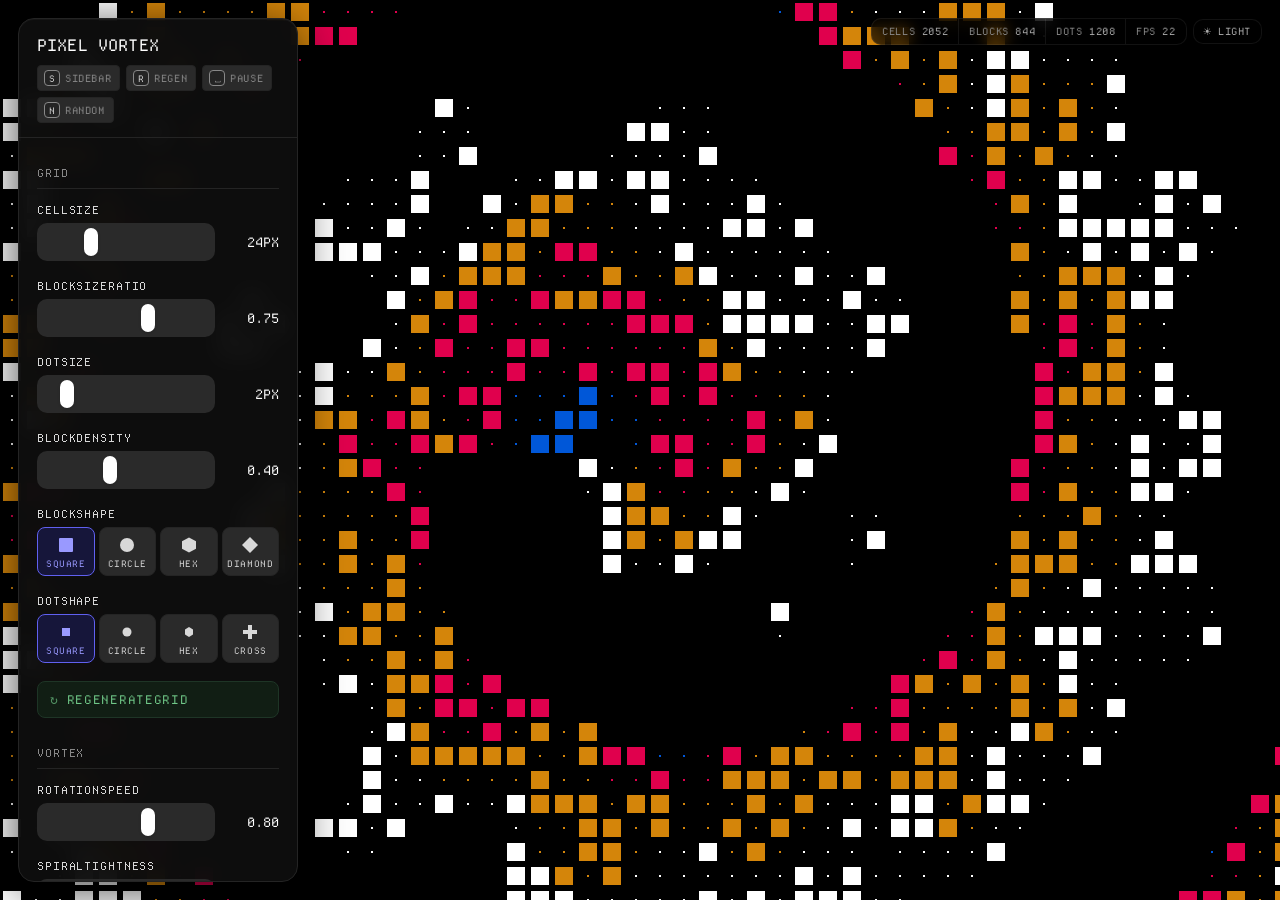
<file: pixelvortex/index.html>
<!DOCTYPE html>
<html lang="en">
<head>
<meta charset="UTF-8">
<meta name="viewport" content="width=device-width, initial-scale=1.0, maximum-scale=1.0, user-scalable=no">
<title>Pixel Vortex · Pattern Generator</title>
<style>
@font-face {
  font-family: 'DepartureMono';
  src: url('[data-uri]') format('woff');
  font-weight: normal;
  font-style: normal;
}
*, *::before, *::after { box-sizing: border-box; margin: 0; padding: 0; }

:root {
  --font: 'DepartureMono', 'Courier New', monospace;
  --sidebar-bg: rgba(14,14,14,0.96);
  --sidebar-w: 280px;
  --border: #242424;
  --text: #ffffff;
  --text-muted: #d8d8d8;
  --text-dim: #888888;
  --thumb: #ffffff;
  --track: #2a2a2a;
  --accent: #6060f0;
  --accent-dim: #30306a;
  --accent-text: #9999ff;
  --section-gap: 28px;
  --ctrl-gap: 18px;
  --hud-bg: rgba(0,0,0,0.65);
  --hud-border: rgba(255,255,255,0.07);
  --hud-text: #888;
  --hud-val: #aaaaaa;
  --body-bg: #0d0d0d;
}

html, body { height:100%; overflow:hidden; background:var(--body-bg); color:var(--text); font-family:var(--font); font-size:13px; }
#app { position:fixed; inset:0; }

#canvas-wrap { position:fixed; inset:0; background:#000; overflow:hidden; }
canvas#vc { display:block; width:100%; height:100%; image-rendering:pixelated; }

/* Floating sidebar */
#sidebar {
  position:fixed; top:18px; left:18px;
  width:var(--sidebar-w); max-height:calc(100vh - 36px);
  z-index:100;
  background:var(--sidebar-bg);
  border:1px solid var(--border);
  border-radius:16px;
  display:flex; flex-direction:column; overflow:hidden;
  backdrop-filter:blur(12px); -webkit-backdrop-filter:blur(12px);
  box-shadow:0 8px 48px rgba(0,0,0,0.7), 0 1px 0 rgba(255,255,255,0.04) inset;
  transform-origin:top left;
  transition:transform 0.26s cubic-bezier(0.4,0,0.2,1), opacity 0.26s ease;
}
#sidebar.hidden { transform:scale(0.94) translateY(-8px); opacity:0; pointer-events:none; }

#show-btn {
  position:fixed; top:18px; left:18px; z-index:99;
  background:var(--sidebar-bg); border:1px solid var(--border); border-radius:10px;
  padding:8px 14px; display:flex; align-items:center; gap:8px; cursor:pointer;
  font-family:var(--font); font-size:11px; color:var(--text-dim);
  text-transform:uppercase; letter-spacing:0.1em;
  backdrop-filter:blur(8px); box-shadow:0 4px 20px rgba(0,0,0,0.5);
  transition:opacity 0.2s, color 0.15s; user-select:none;
}
#show-btn:hover { color:#ccc; }
#show-btn .k { display:inline-flex; align-items:center; justify-content:center; width:18px; height:18px; background:#222; border:1px solid #333; border-radius:4px; font-size:10px; color:#aaa; }
#sidebar:not(.hidden) ~ #show-btn { opacity:0; pointer-events:none; }

#sb-scroll { flex:1; overflow-y:auto; overflow-x:hidden; padding:0 18px 24px; }
#sb-scroll::-webkit-scrollbar { width:2px; }
#sb-scroll::-webkit-scrollbar-thumb { background:#2a2a2a; border-radius:1px; }

#sb-header { padding:16px 18px 14px; border-bottom:1px solid var(--border); flex-shrink:0; }
.hdr-top { display:flex; align-items:center; margin-bottom:10px; }
.app-title { font-size:16px; color:var(--text); letter-spacing:0.01em; text-transform:uppercase; }
.badges { display:flex; gap:6px; align-items:center; flex-wrap:wrap; }
.badge {
  display:flex; align-items:center; gap:5px;
  background:var(--track); border:1px solid var(--border); border-radius:4px;
  padding:4px 8px 4px 6px; cursor:pointer;
  transition:filter 0.12s, border-color 0.12s; user-select:none;
}
.badge:hover { filter:brightness(1.15); border-color:var(--text-dim); }
.badge:active { transform:scale(0.96); }
.kk { display:inline-flex; align-items:center; justify-content:center; min-width:16px; height:16px; background:var(--border); border:1px solid var(--text-dim); border-radius:4px; font-size:9px; color:var(--text-muted); padding:0 3px; }
.kl { font-size:10px; color:var(--text-dim); text-transform:uppercase; letter-spacing:0.06em; }

.section { margin-top:var(--section-gap); }
.sec-label { font-size:11px; letter-spacing:0.08em; color:var(--text-dim); text-transform:uppercase; padding-bottom:8px; border-bottom:1px solid var(--border); margin-bottom:14px; }

.ctrl { margin-bottom:var(--ctrl-gap); }
.ctrl:last-child { margin-bottom:0; }
.cn { font-size:11px; color:var(--text-muted); letter-spacing:0.08em; text-transform:uppercase; margin-bottom:6px; display:block; }
.cr { display:flex; align-items:center; gap:12px; }
.cv { font-size:13px; color:var(--text); font-variant-numeric:tabular-nums; text-transform:uppercase; min-width:52px; text-align:right; white-space:nowrap; flex-shrink:0; }

input[type="range"] { -webkit-appearance:none; appearance:none; width:100%; height:38px; background:transparent; outline:none; cursor:pointer; display:block; padding:0; margin:0; flex:1; }
input[type="range"]::-webkit-slider-runnable-track { height:38px; background:var(--track); border-radius:10px; }
input[type="range"]::-webkit-slider-thumb { -webkit-appearance:none; width:14px; height:28px; border-radius:14px; background:var(--thumb); border:none; cursor:pointer; margin-top:5px; box-shadow:0 1px 3px rgba(0,0,0,0.18); transition:opacity 0.12s; }
input[type="range"]::-webkit-slider-thumb:hover { opacity:0.85; }
input[type="range"]::-moz-range-track { height:38px; background:var(--track); border-radius:10px; }
input[type="range"]::-moz-range-thumb { width:14px; height:28px; border-radius:14px; background:var(--thumb); border:none; cursor:pointer; }

/* Color pickers */
.color-grid { display:grid; grid-template-columns:1fr 1fr; gap:8px; margin-bottom:var(--ctrl-gap); }
.ci label { display:block; font-size:11px; color:var(--text-muted); margin-bottom:5px; letter-spacing:0.04em; text-transform:uppercase; }
input[type="color"] { -webkit-appearance:none; appearance:none; width:100%; height:30px; border:1px solid var(--border); border-radius:6px; background:var(--track); cursor:pointer; padding:2px 3px; }
input[type="color"]::-webkit-color-swatch-wrapper { padding:0; }
input[type="color"]::-webkit-color-swatch { border:none; border-radius:8px; }

/* Shape buttons */
.shape-group { display:grid; grid-template-columns:1fr 1fr 1fr 1fr; gap:4px; }
.sbtn {
  display:flex; flex-direction:column; align-items:center; gap:4px;
  padding:8px 4px 6px;
  background:var(--track); color:var(--text-muted);
  border:1px solid var(--border);
  font-family:var(--font); font-size:9px; letter-spacing:0.06em; text-transform:uppercase;
  border-radius:8px; cursor:pointer;
  transition:background 0.12s, border-color 0.12s, color 0.12s; user-select:none;
}
.sbtn:hover { filter:brightness(1.15); border-color:var(--text-dim); color:var(--text); }
.sbtn.on { background:#16163a; border-color:var(--accent); color:var(--accent-text); }
.sbtn svg { width:18px; height:18px; display:block; }
.sbtn svg * { fill:currentColor; }

/* Generic button */
.btn {
  width:100%; padding:9px 12px;
  background:var(--track); color:var(--text-muted);
  border:1px solid var(--border);
  font-family:var(--font); font-size:12px; letter-spacing:0.06em; cursor:pointer;
  border-radius:8px; margin-bottom:6px;
  text-align:left; text-transform:uppercase;
  display:flex; align-items:center; gap:8px;
  transition:background 0.12s, border-color 0.12s, color 0.12s;
}
.btn:hover { filter:brightness(1.15); border-color:var(--text-dim); color:var(--text); }
.btn:active { transform:translateY(1px); }
.bi { font-size:13px; opacity:0.7; }

.btn-regen { background:#111e14; border-color:#1e3526; color:#70c888; }
.btn-regen:hover { filter:brightness(1.15); }
.btn-random { background:#1a1a1a; border-color:#444; color:var(--text); }
.btn-random:hover { filter:brightness(1.2); border-color:#888; }
.btn-mix { background:#1c140a; border-color:#3a2a10; color:#c89050; }
.btn-mix:hover { filter:brightness(1.15); }

/* Dir buttons */
.dir-row { display:grid; grid-template-columns:1fr 1fr; gap:4px; }
.dbtn { padding:9px 12px; background:var(--track); color:var(--text-muted); border:1px solid var(--border); font-family:var(--font); font-size:12px; letter-spacing:0.06em; cursor:pointer; border-radius:8px; text-align:center; text-transform:uppercase; transition:all 0.12s; }
.dbtn.on { background:#16163a; border-color:var(--accent); color:var(--accent-text); }
.dbtn:hover:not(.on) { filter:brightness(1.15); border-color:var(--text-dim); color:var(--text); }

/* Export */
.exp-grid { display:grid; grid-template-columns:1fr 1fr; gap:6px; margin-bottom:6px; }
.exp-grid .btn { margin-bottom:0; }
.exp-gif { grid-column:1/-1; }

/* Progress */
#pw { display:none; padding:10px; background:#0e0e1e; border:1px solid var(--accent-dim); border-radius:8px; margin-top:6px; }
#pl { color:var(--accent-text); font-size:11px; margin-bottom:6px; display:flex; justify-content:space-between; font-family:var(--font); text-transform:uppercase; }
#pt { background:#1a1a30; border-radius:3px; height:4px; overflow:hidden; }
#pf { height:100%; background:var(--accent); border-radius:3px; width:0%; transition:width 0.08s linear; }

/* HUD */
#hud { position:fixed; top:18px; right:18px; z-index:100; display:flex; align-items:center; gap:6px; font-family:var(--font); font-size:10px; letter-spacing:0.06em; pointer-events:none; }
/* hud children with pointer-events restored via #theme-btn above */
#stats { display:flex; background:var(--hud-bg); border:1px solid var(--hud-border); border-radius:10px; overflow:hidden; backdrop-filter:blur(8px); -webkit-backdrop-filter:blur(8px); }
.stat { padding:6px 10px; color:var(--hud-text); text-transform:uppercase; white-space:nowrap; }
.stat+.stat { border-left:1px solid var(--hud-border); }
.sv { color:var(--hud-val); }

/* Custom dropdown */
select.cdhide { position:absolute!important; opacity:0!important; pointer-events:none!important; height:0!important; width:0!important; }
.cdw { position:relative; }
.cdt { width:100%; display:flex; align-items:center; justify-content:space-between; gap:8px; background:var(--track); color:var(--text); border:1px solid var(--border); padding:9px 12px; font-family:var(--font); font-size:12px; letter-spacing:0.06em; text-transform:uppercase; border-radius:8px; cursor:pointer; user-select:none; transition:border-color 0.12s; }
.cdt:hover { border-color:var(--text-dim); }
.cdt.open { border-radius:8px 8px 0 0; border-color:var(--text-dim); }
.cda { flex-shrink:0; width:10px; height:10px; opacity:0.5; transition:transform 0.18s; fill:currentColor; }
.cdt.open .cda { transform:rotate(180deg); }
.cdp { display:none; position:absolute; left:0; right:0; top:100%; z-index:500; background:var(--track); border:1px solid var(--text-dim); border-top:none; border-radius:0 0 8px 8px; overflow-y:auto; max-height:220px; box-shadow:0 12px 32px rgba(0,0,0,0.5); }
.cdp.open { display:block; }
.cdp::-webkit-scrollbar { width:3px; }
.cdp::-webkit-scrollbar-thumb { background:var(--border); border-radius:2px; }
.cdo { padding:8px 14px; font-family:var(--font); font-size:12px; letter-spacing:0.05em; text-transform:uppercase; color:var(--text-muted); cursor:pointer; display:flex; align-items:center; gap:10px; transition:background 0.08s, color 0.08s; }
.cdo:hover { background:var(--border); color:var(--text); }
.cdo.sel { color:var(--text); background:var(--border); }
.cdo .ck { width:8px; height:8px; border-radius:50%; background:var(--accent); flex-shrink:0; opacity:0; transition:opacity 0.12s; }
.cdo.sel .ck { opacity:1; }
.cdline { height:1px; background:var(--text-dim); margin:5px 10px; opacity:0.3; pointer-events:none; }


/* Light mode */
body.light {
  --sidebar-bg: rgba(242,242,242,0.97);
  --border: #d0d0d0;
  --text: #111111;
  --text-muted: #333333;
  --text-dim: #777777;
  --thumb: #222222;
  --track: #dddddd;
  --accent: #4040e0;
  --accent-dim: #c0c0f0;
  --accent-text: #2828b0;
  --hud-bg: rgba(255,255,255,0.80);
  --hud-border: rgba(0,0,0,0.10);
  --hud-text: #888;
  --hud-val: #444;
  --body-bg: #e8e8e8;
}
body.light #canvas-wrap { background: #f0f0f0; }
body.light .btn-regen { background:#d8f0dc; border-color:#90c89a; color:#1e6630; }
body.light .sbtn.on { background:#dde4ff; border-color:#8888dd; color:#3030a0; }
body.light .btn-mix { background:#f5e8d0; border-color:#c8a060; color:#7a4010; }
body.light .btn-random { background:#e8e8e8; border-color:#aaa; color:#222; }
body.light #pw { background:#ebebff; border-color:var(--accent-dim); }

#theme-btn {
  pointer-events:all;
  display:flex; align-items:center; gap:6px;
  background:var(--hud-bg);
  border:1px solid var(--hud-border);
  border-radius:10px;
  padding:5px 10px;
  cursor:pointer;
  font-family:var(--font); font-size:10px;
  color:var(--hud-val);
  letter-spacing:0.06em; text-transform:uppercase;
  backdrop-filter:blur(8px); -webkit-backdrop-filter:blur(8px);
  transition:background 0.3s, border-color 0.3s, color 0.15s;
  user-select:none;
}
#theme-btn:hover { color:var(--text-muted); }
#theme-icon { font-size:13px; line-height:1; }
/* Flash */
@keyframes flash { 0%{opacity:0.5} 100%{opacity:1} }
.flash { animation:flash 0.3s ease; }

/* ── MOBILE RESPONSIVE ── */
@media (max-width: 680px) {

  /* Sidebar becomes a bottom sheet on mobile */
  #sidebar {
    top: auto;
    bottom: 0;
    left: 0;
    right: 0;
    width: 100%;
    max-height: 70vh;
    border-radius: 16px 16px 0 0;
    transform-origin: bottom center;
  }
  #sidebar.hidden {
    transform: translateY(100%);
    opacity: 1;
  }

  /* Show button becomes a bottom-center pill */
  #show-btn {
    top: auto;
    bottom: 18px;
    left: 50%;
    transform: translateX(-50%);
    border-radius: 20px;
    padding: 10px 20px;
    font-size: 12px;
    white-space: nowrap;
  }
  #sidebar:not(.hidden) ~ #show-btn {
    opacity: 0;
    pointer-events: none;
  }

  /* HUD moves to top, smaller text */
  #hud {
    top: 10px;
    right: 8px;
    left: 8px;
    justify-content: space-between;
    flex-wrap: nowrap;
    gap: 4px;
  }
  #stats {
    flex: 1;
    overflow: hidden;
  }
  .stat {
    padding: 5px 6px;
    font-size: 9px;
    letter-spacing: 0.03em;
    white-space: nowrap;
  }
  .sv { font-size: 9px; }
  #theme-btn {
    padding: 5px 8px;
    font-size: 9px;
    border-radius: 8px;
    flex-shrink: 0;
  }
  #theme-icon { font-size: 11px; }

  /* Sidebar header compact */
  #sb-header {
    padding: 12px 14px 10px;
  }
  .app-title { font-size: 13px; }
  .badges { gap: 4px; flex-wrap: wrap; }
  .badge { padding: 3px 6px 3px 5px; }
  .kk { width: 14px; height: 14px; font-size: 8px; }
  .kl { font-size: 9px; }

  /* Sidebar scroll area */
  #sb-scroll {
    padding: 0 14px 20px;
    -webkit-overflow-scrolling: touch;
  }

  /* Section spacing */
  .section { margin-top: 18px; }
  .sec-label { font-size: 10px; margin-bottom: 10px; padding-bottom: 6px; }

  /* Controls */
  .ctrl { margin-bottom: 12px; }
  .cn { font-size: 10px; margin-bottom: 4px; }
  .cv { font-size: 12px; min-width: 42px; }

  /* Sliders — slightly shorter track on mobile */
  input[type="range"] { height: 30px; }
  input[type="range"]::-webkit-slider-runnable-track { height: 30px; border-radius: 8px; }
  input[type="range"]::-webkit-slider-thumb { width: 12px; height: 22px; margin-top: 4px; }

  /* Color grid — 3 cols on mobile */
  .color-grid { grid-template-columns: 1fr 1fr 1fr; gap: 6px; }
  input[type="color"] { height: 26px; }

  /* Shape buttons — smaller */
  .sbtn { padding: 6px 3px 5px; font-size: 8px; }
  .sbtn svg { width: 15px; height: 15px; }

  /* Buttons */
  .btn { padding: 8px 10px; font-size: 11px; }
  .dbtn { padding: 8px 10px; font-size: 11px; }
  .cdt { padding: 8px 10px; font-size: 11px; }

  /* Export grid — stack on very small screens */
  .exp-grid { grid-template-columns: 1fr 1fr; }

  /* Progress bar */
  #pw { padding: 8px; }
}

/* Very small phones (< 380px) */
@media (max-width: 380px) {
  .stat { padding: 4px 5px; }
  #stats .stat:nth-child(3) { display: none; } /* hide dots count to save space */
  .color-grid { grid-template-columns: 1fr 1fr; }
  .shape-group { grid-template-columns: 1fr 1fr; }
}

/* Tablet portrait (680–900px) — sidebar narrower, normal position */
@media (min-width: 681px) and (max-width: 900px) {
  :root { --sidebar-w: 240px; }
  .sec-label { font-size: 10px; }
  .cn { font-size: 10px; }
  .cv { font-size: 12px; min-width: 42px; }
  input[type="range"] { height: 32px; }
  input[type="range"]::-webkit-slider-runnable-track { height: 32px; }
  input[type="range"]::-webkit-slider-thumb { height: 24px; margin-top: 4px; }
}

/* ── DEVICE CAUTION POPUP ── */
#device-popup {
  position: fixed;
  inset: 0;
  z-index: 9999;
  background: rgba(0,0,0,0.88);
  backdrop-filter: blur(8px);
  -webkit-backdrop-filter: blur(8px);
  display: flex;
  align-items: center;
  justify-content: center;
  padding: 28px 20px;
  animation: popupFadeIn 0.35s ease;
}
@keyframes popupFadeIn {
  from { opacity: 0; transform: translateY(12px); }
  to   { opacity: 1; transform: translateY(0); }
}
#device-popup-inner {
  background: #0e0e0e;
  border: 1px solid #222;
  border-radius: 20px;
  padding: 36px 28px 28px;
  max-width: 380px;
  width: 100%;
  text-align: center;
  font-family: var(--font);
  box-shadow: 0 32px 80px rgba(0,0,0,0.9);
}
#device-popup-icon {
  margin-bottom: 22px;
  display: flex;
  justify-content: center;
}
#device-popup-title {
  font-size: 16px;
  font-weight: 700;
  color: #ffffff;
  text-transform: uppercase;
  letter-spacing: 0.14em;
  margin-bottom: 18px;
  line-height: 1.3;
}
#device-popup-body {
  font-size: 12px;
  color: #888;
  line-height: 1.85;
  letter-spacing: 0.02em;
  margin-bottom: 26px;
}
#device-popup-body .dp-app {
  color: #ffffff;
  font-weight: 700;
  letter-spacing: 0.08em;
}
#device-popup-body strong {
  color: #d8d8d8;
  font-weight: 700;
}
#device-popup-ok {
  width: 100%;
  padding: 14px 16px;
  background: #222;
  color: #e8e8e8;
  border: 1px solid #333;
  border-radius: 12px;
  font-family: var(--font);
  font-size: 12px;
  text-transform: uppercase;
  letter-spacing: 0.12em;
  cursor: pointer;
  margin-bottom: 10px;
  transition: background 0.15s, border-color 0.15s, color 0.15s;
  display: block;
}
#device-popup-ok:hover {
  background: #2e2e2e;
  border-color: #555;
  color: #fff;
}
#device-popup-dismiss {
  width: 100%;
  padding: 10px 16px;
  background: transparent;
  color: #444;
  border: none;
  font-family: var(--font);
  font-size: 11px;
  text-transform: uppercase;
  letter-spacing: 0.12em;
  cursor: pointer;
  transition: color 0.15s;
  display: block;
}
#device-popup-dismiss:hover { color: #888; }
</style>
</head>
<body>
<div id="app">

<div id="sidebar">
  <div id="sb-header">
    <div class="hdr-top"><span class="app-title">Pixel Vortex</span></div>
    <div class="badges">
      <div class="badge" id="b-sidebar"><span class="kk">S</span><span class="kl">sidebar</span></div>
      <div class="badge" id="b-regen"><span class="kk">R</span><span class="kl">regen</span></div>
      <div class="badge" id="b-play"><span class="kk">⎵</span><span class="kl">pause</span></div>
      <div class="badge" id="b-random"><span class="kk">N</span><span class="kl">random</span></div>
    </div>
  </div>

  <div id="sb-scroll">

    <!-- GRID -->
    <div class="section">
      <div class="sec-label">grid</div>
      <div class="ctrl"><span class="cn">cellSize</span><div class="cr"><input type="range" id="cellSize" min="8" max="64" value="24" step="1"><span class="cv" id="v-cellSize">24px</span></div></div>
      <div class="ctrl"><span class="cn">blockSizeRatio</span><div class="cr"><input type="range" id="blockRatio" min="0.4" max="0.95" value="0.75" step="0.01"><span class="cv" id="v-blockRatio">0.75</span></div></div>
      <div class="ctrl"><span class="cn">dotSize</span><div class="cr"><input type="range" id="dotSize" min="1" max="8" value="2" step="1"><span class="cv" id="v-dotSize">2px</span></div></div>
      <div class="ctrl"><span class="cn">blockDensity</span><div class="cr"><input type="range" id="blockDensity" min="0" max="1" value="0.4" step="0.01"><span class="cv" id="v-blockDensity">0.40</span></div></div>

      <div class="ctrl">
        <span class="cn">blockShape</span>
        <div class="shape-group" id="bsg">
          <button class="sbtn on" data-s="square" onclick="setBS('square',this)"><svg viewBox="0 0 18 18"><rect x="2" y="2" width="14" height="14" rx="1"/></svg>square</button>
          <button class="sbtn" data-s="circle" onclick="setBS('circle',this)"><svg viewBox="0 0 18 18"><circle cx="9" cy="9" r="7"/></svg>circle</button>
          <button class="sbtn" data-s="hexagon" onclick="setBS('hexagon',this)"><svg viewBox="0 0 18 18"><polygon points="9,1.5 16,5.3 16,12.7 9,16.5 2,12.7 2,5.3"/></svg>hex</button>
          <button class="sbtn" data-s="diamond" onclick="setBS('diamond',this)"><svg viewBox="0 0 18 18"><polygon points="9,1 17,9 9,17 1,9"/></svg>diamond</button>
        </div>
      </div>

      <div class="ctrl">
        <span class="cn">dotShape</span>
        <div class="shape-group" id="dsg">
          <button class="sbtn on" data-s="square" onclick="setDS('square',this)"><svg viewBox="0 0 18 18"><rect x="5" y="5" width="8" height="8"/></svg>square</button>
          <button class="sbtn" data-s="circle" onclick="setDS('circle',this)"><svg viewBox="0 0 18 18"><circle cx="9" cy="9" r="4.5"/></svg>circle</button>
          <button class="sbtn" data-s="hexagon" onclick="setDS('hexagon',this)"><svg viewBox="0 0 18 18"><polygon points="9,4 13,6.5 13,11.5 9,14 5,11.5 5,6.5"/></svg>hex</button>
          <button class="sbtn" data-s="cross" onclick="setDS('cross',this)"><svg viewBox="0 0 18 18"><path d="M7 2h4v5h5v4h-5v5H7v-5H2V7h5z"/></svg>cross</button>
        </div>
      </div>

      <button class="btn btn-regen" onclick="regenerateGrid()"><span class="bi">↻</span> regenerateGrid</button>
    </div>

    <!-- VORTEX -->
    <div class="section">
      <div class="sec-label">vortex</div>
      <div class="ctrl"><span class="cn">rotationSpeed</span><div class="cr"><input type="range" id="rotSpeed" min="-3" max="3" value="0.8" step="0.05"><span class="cv" id="v-rotSpeed">0.80</span></div></div>
      <div class="ctrl"><span class="cn">spiralTightness</span><div class="cr"><input type="range" id="spiralTight" min="0" max="0.05" value="0.018" step="0.001"><span class="cv" id="v-spiralTight">0.018</span></div></div>
      <div class="ctrl"><span class="cn">vortexWeight</span><div class="cr"><input type="range" id="vortexWeight" min="0" max="1" value="0.65" step="0.01"><span class="cv" id="v-vortexWeight">0.65</span></div></div>
      <div class="ctrl"><span class="cn">centerXOffset</span><div class="cr"><input type="range" id="centerX" min="-300" max="300" value="0" step="2"><span class="cv" id="v-centerX">0</span></div></div>
      <div class="ctrl"><span class="cn">centerYOffset</span><div class="cr"><input type="range" id="centerY" min="-300" max="300" value="0" step="2"><span class="cv" id="v-centerY">0</span></div></div>
    </div>

    <!-- NOISE -->
    <div class="section">
      <div class="sec-label">noise</div>
      <div class="ctrl"><span class="cn">noiseFrequency</span><div class="cr"><input type="range" id="noiseFreq" min="0.005" max="0.08" value="0.03" step="0.001"><span class="cv" id="v-noiseFreq">0.030</span></div></div>
      <div class="ctrl"><span class="cn">noiseWeight</span><div class="cr"><input type="range" id="noiseWeight" min="0" max="1" value="0.35" step="0.01"><span class="cv" id="v-noiseWeight">0.35</span></div></div>
      <div class="ctrl"><span class="cn">noiseSpeed</span><div class="cr"><input type="range" id="noiseSpeed" min="0" max="2" value="0.5" step="0.01"><span class="cv" id="v-noiseSpeed">0.50</span></div></div>
    </div>

    <!-- COLOURS -->
    <div class="section">
      <div class="sec-label">colours</div>
      <div class="ctrl">
        <span class="cn">paletteMode</span>
        <select id="paletteMode" class="cdhide">
          <option value="custom">custom</option>
          <option value="mondrian" selected>mondrian</option>
          <option value="neon">neon</option>
          <option value="monochrome">monochrome</option>
          <option value="earth">earth</option>
          <option value="vapor">vaporwave</option>
          <option value="ice">arcticIce</option>
          <option value="lava">lava</option>
        </select>
        <div class="cdw">
          <div class="cdt" id="pcd-t"><span class="cdv">mondrian</span><svg class="cda" viewBox="0 0 10 6"><path d="M0 0l5 6 5-6z"/></svg></div>
          <div class="cdp" id="pcd-p">
            <div class="cdo" data-v="custom"><span class="ck"></span>custom</div>
            <div class="cdline"></div>
            <div class="cdo sel" data-v="mondrian"><span class="ck"></span>mondrian</div>
            <div class="cdo" data-v="neon"><span class="ck"></span>neon</div>
            <div class="cdo" data-v="monochrome"><span class="ck"></span>monochrome</div>
            <div class="cdo" data-v="earth"><span class="ck"></span>earth</div>
            <div class="cdo" data-v="vapor"><span class="ck"></span>vaporwave</div>
            <div class="cdo" data-v="ice"><span class="ck"></span>arcticIce</div>
            <div class="cdo" data-v="lava"><span class="ck"></span>lava</div>
          </div>
        </div>
      </div>

      <div class="color-grid">
        <div class="ci"><label>C1</label><input type="color" id="c1" value="#0057D8"></div>
        <div class="ci"><label>C2</label><input type="color" id="c2" value="#E0004D"></div>
        <div class="ci"><label>C3</label><input type="color" id="c3" value="#D4850A"></div>
        <div class="ci"><label>C4</label><input type="color" id="c4" value="#FFFFFF"></div>
        <div class="ci"><label>C5</label><input type="color" id="c5" value="#000000"></div>
        <div class="ci"><label>BG</label><input type="color" id="bgColor" value="#000000"></div>
      </div>

      <div class="ctrl">
        <span class="cn">thresholds</span>
        <div class="cr" style="margin-bottom:8px"><input type="range" id="t1" min="-1" max="1" value="-0.6" step="0.01"><span class="cv" id="v-t1">-0.60</span></div>
        <div class="cr" style="margin-bottom:8px"><input type="range" id="t2" min="-1" max="1" value="-0.2" step="0.01"><span class="cv" id="v-t2">-0.20</span></div>
        <div class="cr" style="margin-bottom:8px"><input type="range" id="t3" min="-1" max="1" value="0.1" step="0.01"><span class="cv" id="v-t3">0.10</span></div>
        <div class="cr" style="margin-bottom:8px"><input type="range" id="t4" min="-1" max="1" value="0.4" step="0.01"><span class="cv" id="v-t4">0.40</span></div>
        <div class="cr"><input type="range" id="t5" min="-1" max="1" value="0.7" step="0.01"><span class="cv" id="v-t5">0.70</span></div>
      </div>

      <button class="btn btn-mix" onclick="randomizeColors()"><span class="bi">◈</span> randomiseColours</button>
    </div>

    <!-- ANIMATION -->
    <div class="section">
      <div class="sec-label">animation</div>
      <div class="ctrl"><span class="cn">speed</span><div class="cr"><input type="range" id="animSpeed" min="0" max="3" value="1" step="0.05"><span class="cv" id="v-animSpeed">1.00</span></div></div>
      <div class="ctrl">
        <span class="cn">direction</span>
        <div class="dir-row">
          <button class="dbtn on" id="btn-cw" onclick="setDir(1)">↻ cw</button>
          <button class="dbtn" id="btn-ccw" onclick="setDir(-1)">↺ ccw</button>
        </div>
      </div>
      <button class="btn" id="btn-pp" onclick="togglePlay()" style="margin-top:8px"><span class="bi" id="pp-icon">⏸</span> <span id="pp-lbl">pause</span></button>
    </div>

    <!-- QUICK ACTIONS -->
    <div class="section">
      <div class="sec-label">quickActions</div>
      <button class="btn btn-random" onclick="randomPreset()"><span class="bi">⚄</span> randomPreset</button>
    </div>

    <!-- EXPORT -->
    <div class="section">
      <div class="sec-label">export</div>
      <div class="exp-grid">
        <button class="btn" onclick="exportPNG()"><span class="bi">⬇</span> png</button>
        <button class="btn" onclick="exportSVG()"><span class="bi">⬇</span> svg</button>
        <button class="btn exp-gif" onclick="exportGIF()"><span class="bi">⬇</span> exportVideo (5s · 60fps)</button>
      </div>
      <div id="pw">
        <div id="pl"><span id="ptxt">recording…</span><span id="ppct">0%</span></div>
        <div id="pt"><div id="pf"></div></div>
      </div>
    </div>

  </div>
</div>

<div id="show-btn" onclick="toggleSidebar()"><span class="k">S</span> settings</div>

<div id="canvas-wrap"><canvas id="vc"></canvas></div>

<div id="hud">
  <div id="stats">
    <div class="stat">cells <span class="sv" id="st-cells">—</span></div>
    <div class="stat">blocks <span class="sv" id="st-blocks">—</span></div>
    <div class="stat">dots <span class="sv" id="st-dots">—</span></div>
    <div class="stat">fps <span class="sv" id="st-fps">—</span></div>
  </div>
  <button id="theme-btn" onclick="toggleTheme()" title="Toggle light / dark mode">
    <span id="theme-icon">☀</span><span id="theme-lbl">light</span>
  </button>
</div>

<!-- Mobile/Tablet caution popup -->
<div id="device-popup" style="display:none">
  <div id="device-popup-inner">
    <div id="device-popup-icon">
      <svg width="56" height="56" viewBox="0 0 56 56" fill="none" xmlns="http://www.w3.org/2000/svg">
        <path d="M28 4L52 48H4L28 4Z" fill="#F5C518" stroke="#F5C518" stroke-width="2" stroke-linejoin="round"/>
        <text x="28" y="40" text-anchor="middle" font-size="22" font-weight="900" fill="#111" font-family="sans-serif">!</text>
      </svg>
    </div>
    <div id="device-popup-title">Better on Desktop</div>
    <div id="device-popup-body">
      <span class="dp-app">PIXEL VORTEX</span> is designed for desktop browsers.<br><br>
      On mobile you can still explore and randomize, but <strong>export features</strong> (PNG, SVG, Video) and the best experience require a desktop or laptop.
    </div>
    <button id="device-popup-ok" onclick="dismissDevicePopup()">Continue Anyway</button>
    <button id="device-popup-dismiss" onclick="dismissDevicePopup()">Dismiss</button>
  </div>
</div>
</div>

<script>
'use strict';

const canvas = document.getElementById('vc');
const ctx    = canvas.getContext('2d');
const wrap   = document.getElementById('canvas-wrap');

function CW(){ return wrap.clientWidth; }
function CH(){ return wrap.clientHeight; }

function resizeCanvas() {
  const pr=window.devicePixelRatio||1, w=CW(), h=CH();
  canvas.width=w*pr; canvas.height=h*pr;
  canvas.style.width=w+'px'; canvas.style.height=h+'px';
  ctx.scale(pr,pr);
  regenerateGrid();
}
new ResizeObserver(resizeCanvas).observe(wrap);

let grid=[], time=0, playing=true, direction=1, isRecording=false;

// Mouse / touch interaction
let mouseX = -9999, mouseY = -9999, mouseActive = false;
let smoothX = -9999, smoothY = -9999; // smoothed cursor that springs back off-screen when away
const MOUSE_RADIUS   = 160;
const MOUSE_STRENGTH = 120;
let lastTs=0, fpsCount=0, fpsTimer=0;
let blockShape='square', dotShape='square';
let P={};

function readParams(){
  P.cellSize    =+document.getElementById('cellSize').value;
  P.blockRatio  =+document.getElementById('blockRatio').value;
  P.dotSize     =+document.getElementById('dotSize').value;
  P.blockDensity=+document.getElementById('blockDensity').value;
  P.rotSpeed    =+document.getElementById('rotSpeed').value;
  P.spiralTight =+document.getElementById('spiralTight').value;
  P.vortexWeight=+document.getElementById('vortexWeight').value;
  P.centerX     =+document.getElementById('centerX').value;
  P.centerY     =+document.getElementById('centerY').value;
  P.noiseFreq   =+document.getElementById('noiseFreq').value;
  P.noiseWeight =+document.getElementById('noiseWeight').value;
  P.noiseSpeed  =+document.getElementById('noiseSpeed').value;
  P.animSpeed   =+document.getElementById('animSpeed').value;
  P.c1=document.getElementById('c1').value;
  P.c2=document.getElementById('c2').value;
  P.c3=document.getElementById('c3').value;
  P.c4=document.getElementById('c4').value;
  P.c5=document.getElementById('c5').value;
  P.bgColor=document.getElementById('bgColor').value;
  P.t1=+document.getElementById('t1').value;
  P.t2=+document.getElementById('t2').value;
  P.t3=+document.getElementById('t3').value;
  P.t4=+document.getElementById('t4').value;
  P.t5=+document.getElementById('t5').value;
}

function regenerateGrid(){
  readParams(); grid=[];
  const cols=Math.ceil(CW()/P.cellSize), rows=Math.ceil(CH()/P.cellSize);
  for(let r=0;r<rows;r++) for(let c=0;c<cols;c++){
    const _ox=c*P.cellSize+P.cellSize*.5, _oy=r*P.cellSize+P.cellSize*.5;
    grid.push({cx:_ox,cy:_oy,ox:_ox,oy:_oy,rx:_ox,ry:_oy,vx:0,vy:0,isBlock:Math.random()<P.blockDensity});
  }
  const bl=grid.filter(c=>c.isBlock).length;
  document.getElementById('st-cells').textContent=grid.length;
  document.getElementById('st-blocks').textContent=bl;
  document.getElementById('st-dots').textContent=grid.length-bl;
}

function setBS(s,el){ blockShape=s; document.querySelectorAll('#bsg .sbtn').forEach(b=>b.classList.toggle('on',b.dataset.s===s)); }
function setDS(s,el){ dotShape=s;   document.querySelectorAll('#dsg .sbtn').forEach(b=>b.classList.toggle('on',b.dataset.s===s)); }

function drawHex(cx,cy,r){ctx.beginPath();for(let i=0;i<6;i++){const a=(Math.PI/3)*i-Math.PI/6;i===0?ctx.moveTo(cx+r*Math.cos(a),cy+r*Math.sin(a)):ctx.lineTo(cx+r*Math.cos(a),cy+r*Math.sin(a));}ctx.closePath();ctx.fill();}
function drawDiamond(cx,cy,r){ctx.beginPath();ctx.moveTo(cx,cy-r);ctx.lineTo(cx+r,cy);ctx.lineTo(cx,cy+r);ctx.lineTo(cx-r,cy);ctx.closePath();ctx.fill();}
function drawCross(cx,cy,r){const t=r*.36;ctx.beginPath();ctx.rect(cx-t,cy-r,t*2,r*2);ctx.rect(cx-r,cy-t,r*2,t*2);ctx.fill();}
function drawBlock(cx,cy,r){switch(blockShape){case'circle':ctx.beginPath();ctx.arc(cx,cy,r,0,Math.PI*2);ctx.fill();break;case'hexagon':drawHex(cx,cy,r);break;case'diamond':drawDiamond(cx,cy,r);break;default:ctx.fillRect(cx-r,cy-r,r*2,r*2);}}
function drawDot(cx,cy,r){switch(dotShape){case'circle':ctx.beginPath();ctx.arc(cx,cy,r,0,Math.PI*2);ctx.fill();break;case'hexagon':drawHex(cx,cy,r);break;case'cross':drawCross(cx,cy,r);break;default:ctx.fillRect(cx-r,cy-r,r*2,r*2);}}

function noise(x,y,t){const f=P.noiseFreq;return(Math.sin(x*f+t)*Math.cos(y*f-t*.7)+Math.sin((x+y)*f*.67+t*1.3)*.5+Math.cos((x-y)*f*.5-t*.9)*.25)/1.75;}
function getColor(cx,cy,t){
  const ox=CW()/2+P.centerX, oy=CH()/2+P.centerY, dx=cx-ox, dy=cy-oy;
  const v=(((Math.atan2(dy,dx)+Math.hypot(dx,dy)*P.spiralTight-t*P.rotSpeed*direction)%(Math.PI*2))/Math.PI)*P.vortexWeight+noise(cx,cy,t*P.noiseSpeed)*P.noiseWeight;
  if(v<P.t1)return P.c5; if(v<P.t2)return P.c1; if(v<P.t3)return P.c2; if(v<P.t4)return P.c3; if(v<P.t5)return P.c4; return P.c5;
}

function draw(){
  ctx.fillStyle=P.bgColor; ctx.fillRect(0,0,CW(),CH());
  const br=(P.cellSize*P.blockRatio)*.5, dr=P.dotSize*.5;
  for(let i=0;i<grid.length;i++){
    const c=grid[i], col=getColor(c.cx,c.cy,time);
    if(col===P.bgColor)continue;
    ctx.fillStyle=col;
    c.isBlock?drawBlock(c.rx,c.ry,br):drawDot(c.rx,c.ry,dr);
  }
}

function loop(ts){
  if(!lastTs)lastTs=ts;
  const dt=Math.min((ts-lastTs)/1000,.05); lastTs=ts;
  if(playing)time+=dt*P.animSpeed;

  // Exact reference applyMouseToRenderPositions logic
  for (let i = 0; i < grid.length; i++) {
    const cell = grid[i];
    // Target render pos starts at home
    let tx = cell.ox, ty = cell.oy;
    if (mouseActive) {
      const dx = cell.ox - mouseX, dy = cell.oy - mouseY;
      const d  = Math.hypot(dx, dy);
      if (d < MOUSE_RADIUS && d > 0.5) {
        const force = Math.pow(1 - d / MOUSE_RADIUS, 1.6) * MOUSE_STRENGTH;
        tx += (dx / d) * force;
        ty += (dy / d) * force;
      }
    }
    // Lerp render pos toward target — auto spring-back when mouse away
    cell.rx += (tx - cell.rx) * 0.18;
    cell.ry += (ty - cell.ry) * 0.18;
  }

  readParams(); draw();
  fpsCount++; fpsTimer+=dt;
  if(fpsTimer>=.5){ document.getElementById('st-fps').textContent=Math.round(fpsCount/fpsTimer); fpsCount=0;fpsTimer=0; }
  requestAnimationFrame(loop);
}

/* Slider readouts */
[['cellSize','v-cellSize',v=>v+'px'],['blockRatio','v-blockRatio',v=>(+v).toFixed(2)],
 ['dotSize','v-dotSize',v=>v+'px'],['blockDensity','v-blockDensity',v=>(+v).toFixed(2)],
 ['rotSpeed','v-rotSpeed',v=>(+v).toFixed(2)],['spiralTight','v-spiralTight',v=>(+v).toFixed(3)],
 ['vortexWeight','v-vortexWeight',v=>(+v).toFixed(2)],['centerX','v-centerX',v=>v],['centerY','v-centerY',v=>v],
 ['noiseFreq','v-noiseFreq',v=>(+v).toFixed(3)],['noiseWeight','v-noiseWeight',v=>(+v).toFixed(2)],
 ['noiseSpeed','v-noiseSpeed',v=>(+v).toFixed(2)],['animSpeed','v-animSpeed',v=>(+v).toFixed(2)],
 ['t1','v-t1',v=>(+v).toFixed(2)],['t2','v-t2',v=>(+v).toFixed(2)],['t3','v-t3',v=>(+v).toFixed(2)],
 ['t4','v-t4',v=>(+v).toFixed(2)],['t5','v-t5',v=>(+v).toFixed(2)]
].forEach(([id,vid,fmt])=>{
  const el=document.getElementById(id),vl=document.getElementById(vid);
  if(el&&vl)el.addEventListener('input',()=>{vl.textContent=fmt(el.value);});
});
['cellSize','blockDensity'].forEach(id=>document.getElementById(id).addEventListener('change',regenerateGrid));
['c1','c2','c3','c4','c5'].forEach(id=>document.getElementById(id).addEventListener('input',()=>setPaletteCustom()));

/* Sidebar */
let sbVis = window.innerWidth > 680;
if (!sbVis) document.getElementById('sidebar').classList.add('hidden');
function toggleSidebar(){ sbVis=!sbVis; document.getElementById('sidebar').classList.toggle('hidden',!sbVis); }

/* Keyboard shortcuts */
document.addEventListener('keydown',e=>{
  if(e.target.tagName==='INPUT')return;
  if(e.key.toLowerCase()==='s')toggleSidebar();
  else if(e.key.toLowerCase()==='r')regenerateGrid();
  else if(e.key===' '||e.key.toLowerCase()==='p'){e.preventDefault();togglePlay();}
  else if(e.key.toLowerCase()==='n')randomPreset();
  else if(e.key.toLowerCase()==='d')randomizeColors();
});
document.getElementById('b-sidebar').addEventListener('click',toggleSidebar);
document.getElementById('b-regen').addEventListener('click',regenerateGrid);
document.getElementById('b-play').addEventListener('click',togglePlay);
document.getElementById('b-random').addEventListener('click',randomPreset);

/* Play / Dir */
function togglePlay(){
  playing=!playing;
  document.getElementById('pp-icon').textContent=playing?'⏸':'▶';
  document.getElementById('pp-lbl').textContent=playing?'pause':'play';
}
function setDir(d){
  direction=d;
  document.getElementById('btn-cw').classList.toggle('on',d===1);
  document.getElementById('btn-ccw').classList.toggle('on',d===-1);
}

/* Custom dropdown */
const cdT=document.getElementById('pcd-t'), cdP=document.getElementById('pcd-p');
cdT.addEventListener('click',e=>{e.stopPropagation();const o=cdP.classList.contains('open');closeCD();if(!o){cdP.classList.add('open');cdT.classList.add('open');}});
cdP.querySelectorAll('.cdo').forEach(opt=>{
  opt.addEventListener('click',()=>{
    const val=opt.dataset.v;
    document.getElementById('paletteMode').value=val;
    document.getElementById('paletteMode').dispatchEvent(new Event('change'));
    cdT.querySelector('.cdv').textContent=opt.textContent.trim();
    cdP.querySelectorAll('.cdo').forEach(o=>o.classList.remove('sel'));
    opt.classList.add('sel');
    closeCD();
  });
});
function closeCD(){cdP.classList.remove('open');cdT.classList.remove('open');}
document.addEventListener('click',closeCD);

function setPaletteCustom(){
  document.getElementById('paletteMode').value='custom';
  cdT.querySelector('.cdv').textContent='custom';
  cdP.querySelectorAll('.cdo').forEach(o=>o.classList.toggle('sel',o.dataset.v==='custom'));
}

/* Palettes */
const PAL={
  mondrian:{c1:'#0057D8',c2:'#E0004D',c3:'#D4850A',c4:'#FFFFFF',c5:'#000000',bg:'#000000'},
  neon:{c1:'#00FFFF',c2:'#FF00FF',c3:'#00FF41',c4:'#FFFFFF',c5:'#000000',bg:'#000000'},
  monochrome:{c1:'#E0E0E0',c2:'#A0A0A0',c3:'#606060',c4:'#303030',c5:'#000000',bg:'#000000'},
  earth:{c1:'#B85C38',c2:'#E0C089',c3:'#7A5230',c4:'#F0E5C0',c5:'#1A1008',bg:'#0e0904'},
  vapor:{c1:'#FF71CE',c2:'#01CDFE',c3:'#05FFA1',c4:'#B967FF',c5:'#0D0010',bg:'#0D0010'},
  ice:{c1:'#A8D8EA',c2:'#FFFFFF',c3:'#00B4D8',c4:'#CAF0F8',c5:'#03045E',bg:'#020230'},
  lava:{c1:'#FF4500',c2:'#FF8C00',c3:'#FFD700',c4:'#FFF0A0',c5:'#1A0500',bg:'#0f0200'},
};
document.getElementById('paletteMode').addEventListener('change',function(){
  if(this.value==='custom')return;
  const p=PAL[this.value]; if(!p)return;
  ['c1','c2','c3','c4','c5'].forEach(id=>document.getElementById(id).value=p[id]);
  document.getElementById('bgColor').value=p.bg;
  readParams();
});

/* Colour randomizer */
function hsl(h,s,l){return`hsl(${Math.round(h)},${Math.round(s)}%,${Math.round(l)}%)`;}
function hue2rgb(p,q,t){if(t<0)t+=1;if(t>1)t-=1;if(t<1/6)return p+(q-p)*6*t;if(t<.5)return q;if(t<2/3)return p+(q-p)*(2/3-t)*6;return p;}
function hslToHex(s){if(s.startsWith('#'))return s;const m=s.match(/hsl\(([^,]+),([^,]+)%,([^)]+)%\)/);if(!m)return'#000';let h=+m[1]/360,sat=+m[2]/100,l=+m[3]/100,r,g,b;if(sat===0){r=g=b=l;}else{const q=l<.5?l*(1+sat):l+sat-l*sat,p=2*l-q;r=hue2rgb(p,q,h+1/3);g=hue2rgb(p,q,h);b=hue2rgb(p,q,h-1/3);}return'#'+[r,g,b].map(x=>Math.round(x*255).toString(16).padStart(2,'0')).join('');}
function rnd(a,b){return a+Math.random()*(b-a);}
function rndI(a,b){return Math.round(rnd(a,b));}
function pick(a){return a[rndI(0,a.length-1)];}
function shuffle(a){const r=[...a];for(let i=r.length-1;i>0;i--){const j=rndI(0,i);[r[i],r[j]]=[r[j],r[i]];}return r;}

function randomizeColors(){
  const bH=rndI(0,359),bS=rndI(20,90),bL=rndI(5,88);
  document.getElementById('bgColor').value=hslToHex(hsl(bH,bS,bL));
  const dark=bL<50, sp=rndI(30,70);
  const hues=shuffle([bH,(bH+sp)%360,(bH+sp*2)%360,(bH+180)%360,(bH+180+sp)%360]);
  const mn=dark?55:5, mx=dark?95:45, step=(mx-mn)/4;
  const cols=hues.map((h,i)=>{const L=mn+step*i+rndI(-8,8);return hslToHex(hsl(h,rndI(70,100),Math.max(mn,Math.min(mx,L))));});
  if(dark&&Math.random()<.5)cols[rndI(0,4)]='#ffffff';
  if(!dark&&Math.random()<.5)cols[rndI(0,4)]='#111111';
  ['c1','c2','c3','c4','c5'].forEach((id,i)=>document.getElementById(id).value=cols[i]);
  setPaletteCustom(); readParams(); flashC();
}

/* Random preset */
const BSH=['square','circle','hexagon','diamond'], DSH=['square','circle','hexagon','cross'];
function ss(id,v){const el=document.getElementById(id);if(!el)return;el.value=v;el.dispatchEvent(new Event('input'));}

function randomPreset(){
  randomizeColors();
  document.getElementById('bgColor').value=hslToHex(hsl(rndI(0,359),rndI(10,50),rndI(2,12)));
  ss('cellSize',rndI(10,46)); document.getElementById('cellSize').dispatchEvent(new Event('change'));
  ss('blockRatio',rnd(.45,.9).toFixed(2)); ss('dotSize',rndI(1,6));
  ss('blockDensity',rnd(.2,.72).toFixed(2)); document.getElementById('blockDensity').dispatchEvent(new Event('change'));
  const bs=pick(BSH); document.querySelectorAll('#bsg .sbtn').forEach(b=>b.classList.toggle('on',b.dataset.s===bs)); blockShape=bs;
  const ds=pick(DSH); document.querySelectorAll('#dsg .sbtn').forEach(b=>b.classList.toggle('on',b.dataset.s===ds)); dotShape=ds;
  ss('rotSpeed',rnd(.8,2.2).toFixed(2));
  ss('spiralTight',rnd(.014,.042).toFixed(3));
  ss('vortexWeight',rnd(.65,.95).toFixed(2));
  ss('centerX',0); ss('centerY',0);
  ss('noiseFreq',rnd(.01,.05).toFixed(3));
  ss('noiseWeight',rnd(.05,.35).toFixed(2));
  ss('noiseSpeed',rnd(.1,.8).toFixed(2));
  ss('animSpeed',rnd(.5,2).toFixed(2));
  direction=1; document.getElementById('btn-cw').classList.add('on'); document.getElementById('btn-ccw').classList.remove('on');
  const ts=Array.from({length:5},()=>rnd(-.88,.88)).sort((a,b)=>a-b);
  ['t1','t2','t3','t4','t5'].forEach((id,i)=>ss(id,ts[i].toFixed(2)));
  regenerateGrid(); flashC();
}

function flashC(){ canvas.classList.remove('flash'); void canvas.offsetWidth; canvas.classList.add('flash'); setTimeout(()=>canvas.classList.remove('flash'),350); }

/* Export */
function exportPNG(){ readParams();draw();const a=document.createElement('a');a.download='pixel-vortex.png';a.href=canvas.toDataURL('image/png');a.click(); }

function exportSVG(){
  readParams();const cw=CW(),ch=CH(),br=(P.cellSize*P.blockRatio)*.5,dr=P.dotSize*.5;
  function hp(cx,cy,r){return Array.from({length:6},(_,i)=>{const a=(Math.PI/3)*i-Math.PI/6;return`${(cx+r*Math.cos(a)).toFixed(1)},${(cy+r*Math.sin(a)).toFixed(1)}`;}).join(' ');}
  function dp(cx,cy,r){return`${cx.toFixed(1)},${(cy-r).toFixed(1)} ${(cx+r).toFixed(1)},${cy.toFixed(1)} ${cx.toFixed(1)},${(cy+r).toFixed(1)} ${(cx-r).toFixed(1)},${cy.toFixed(1)}`;}
  let o=`<rect width="${cw}" height="${ch}" fill="${P.bgColor}"/>`;
  for(let i=0;i<grid.length;i++){
    const c=grid[i],col=getColor(c.cx,c.cy,time);if(col===P.bgColor)continue;const f=`fill="${col}"`;
    if(c.isBlock){const r=br;switch(blockShape){case'circle':o+=`<circle cx="${c.cx.toFixed(1)}" cy="${c.cy.toFixed(1)}" r="${r.toFixed(1)}" ${f}/>`;break;case'hexagon':o+=`<polygon points="${hp(c.cx,c.cy,r)}" ${f}/>`;break;case'diamond':o+=`<polygon points="${dp(c.cx,c.cy,r)}" ${f}/>`;break;default:o+=`<rect x="${(c.cx-r).toFixed(1)}" y="${(c.cy-r).toFixed(1)}" width="${(r*2).toFixed(1)}" height="${(r*2).toFixed(1)}" ${f}/>`;}
    }else{const r=dr;switch(dotShape){case'circle':o+=`<circle cx="${c.cx.toFixed(1)}" cy="${c.cy.toFixed(1)}" r="${r.toFixed(1)}" ${f}/>`;break;case'hexagon':o+=`<polygon points="${hp(c.cx,c.cy,r)}" ${f}/>`;break;default:o+=`<rect x="${(c.cx-r).toFixed(1)}" y="${(c.cy-r).toFixed(1)}" width="${(r*2).toFixed(1)}" height="${(r*2).toFixed(1)}" ${f}/>`;}
    }
  }
  const blob=new Blob([`<?xml version="1.0" encoding="UTF-8"?><svg xmlns="http://www.w3.org/2000/svg" width="${cw}" height="${ch}" viewBox="0 0 ${cw} ${ch}"><g>${o}</g></svg>`],{type:'image/svg+xml'});
  const a=document.createElement('a');a.download='pixel-vortex.svg';a.href=URL.createObjectURL(blob);a.click();
}

function exportGIF() {
  if (!window.MediaRecorder || !canvas.captureStream) {
    alert('Recording not supported in this browser. Please use Chrome or Edge.');
    return;
  }

  const pw   = document.getElementById('pw');
  const pf   = document.getElementById('pf');
  const ptxt = document.getElementById('ptxt');
  const ppct = document.getElementById('ppct');

  const mimeType = ['video/webm;codecs=vp9','video/webm;codecs=vp8','video/webm']
    .find(m => MediaRecorder.isTypeSupported(m)) || 'video/webm';

  const DURATION = 5000; // 5 seconds
  const chunks   = [];
  const stream   = canvas.captureStream(60);
  const recorder = new MediaRecorder(stream, { mimeType, videoBitsPerSecond: 12_000_000 });

  recorder.ondataavailable = e => { if (e.data && e.data.size > 0) chunks.push(e.data); };

  recorder.onstop = () => {
    const blob = new Blob(chunks, { type: mimeType });
    const url  = URL.createObjectURL(blob);
    const a    = document.createElement('a');
    a.download = 'pixel-vortex.webm';
    a.href = url; a.click();
    setTimeout(() => URL.revokeObjectURL(url), 3000);
    pw.style.display = 'none';
    playing = wasPlaying;
    isRecording = false;
    lastTs = 0;
  };

  const wasPlaying = playing;
  playing     = false;
  isRecording = true;

  pw.style.display = 'block';
  ptxt.textContent = 'recording…';
  pf.style.width   = '0%';
  ppct.textContent = '0%';

  recorder.start(100);

  const startTs = performance.now();
  let   recLast = startTs;

  function recordLoop(ts) {
    const dt = Math.min((ts - recLast) / 1000, 0.05);
    recLast = ts;
    time += dt * P.animSpeed;
    readParams(); draw();

    // Update sidebar progress only — no overlay drawn on canvas
    const elapsed = ts - startTs;
    const pct     = Math.min(Math.round((elapsed / DURATION) * 100), 100);

    pf.style.width   = pct + '%';
    ppct.textContent = pct + '%';

    if (elapsed < DURATION) {
      requestAnimationFrame(recordLoop);
    } else {
      recorder.stop();
    }
  }

  requestAnimationFrame(recordLoop);
}

/* Theme */
let darkMode = true;
function toggleTheme() {
  darkMode = !darkMode;
  document.body.classList.toggle('light', !darkMode);
  document.getElementById('theme-icon').textContent = darkMode ? '☀' : '☾';
  document.getElementById('theme-lbl').textContent  = darkMode ? 'light' : 'dark';
}


/* ── MOBILE SWIPE TO CLOSE ── */
(function() {
  const sb = document.getElementById('sidebar');
  let startY = 0, isDragging = false;
  sb.addEventListener('touchstart', e => {
    // Only trigger swipe from near the top of the sidebar (drag handle area)
    if (e.touches[0].clientY - sb.getBoundingClientRect().top < 60) {
      startY = e.touches[0].clientY;
      isDragging = true;
    }
  }, { passive: true });
  sb.addEventListener('touchmove', e => {
    if (!isDragging) return;
    const dy = e.touches[0].clientY - startY;
    if (dy > 0) sb.style.transform = 'translateY(' + dy + 'px)';
  }, { passive: true });
  sb.addEventListener('touchend', e => {
    if (!isDragging) return;
    isDragging = false;
    const dy = e.changedTouches[0].clientY - startY;
    sb.style.transform = '';
    if (dy > 80) toggleSidebar();
  });
})();


/* ── DEVICE POPUP ── */
function dismissDevicePopup() {
  const el = document.getElementById('device-popup');
  el.style.opacity = '0';
  el.style.transition = 'opacity 0.25s ease';
  setTimeout(() => el.style.display = 'none', 260);
  try { sessionStorage.setItem('pvx-device-ok', '1'); } catch(e) {}
}

(function() {
  const isMobileOrTablet = /Mobi|Android|iPhone|iPad|iPod|Tablet|Touch/i.test(navigator.userAgent)
    || (navigator.maxTouchPoints > 1 && window.innerWidth < 1200);
  const dismissed = (() => { try { return sessionStorage.getItem('pvx-device-ok'); } catch(e){ return null; } })();
  if (isMobileOrTablet && !dismissed) {
    document.getElementById('device-popup').style.display = 'flex';
  }
})();

/* ── MOUSE / TOUCH CANVAS INTERACTION ── */
(function() {
  const c = canvas;

  function onMove(x, y) {
    const rect = c.getBoundingClientRect();
    const px = (x - rect.left) * (c.width  / rect.width  / (window.devicePixelRatio || 1));
    const py = (y - rect.top)  * (c.height / rect.height / (window.devicePixelRatio || 1));
    mouseX = x - rect.left;
    mouseY = y - rect.top;
    mouseActive = true;
  }

  c.addEventListener('mousemove', e => onMove(e.clientX, e.clientY));
  c.addEventListener('mouseenter', e => { mouseActive = true; onMove(e.clientX, e.clientY); });
  c.addEventListener('mouseleave', () => { mouseActive = false; });

  // Touch support
  c.addEventListener('touchmove', e => {
    e.preventDefault();
    const t = e.touches[0];
    onMove(t.clientX, t.clientY);
  }, { passive: false });
  c.addEventListener('touchstart', e => {
    const t = e.touches[0];
    onMove(t.clientX, t.clientY);
  }, { passive: true });
  c.addEventListener('touchend', () => { mouseActive = false; });

  c.style.cursor = 'crosshair';
})();

/* Boot */
document.getElementById('paletteMode').value='mondrian';
document.getElementById('paletteMode').dispatchEvent(new Event('change'));
readParams();
resizeCanvas();
requestAnimationFrame(loop);
</script>
</body>
</html>
</file>
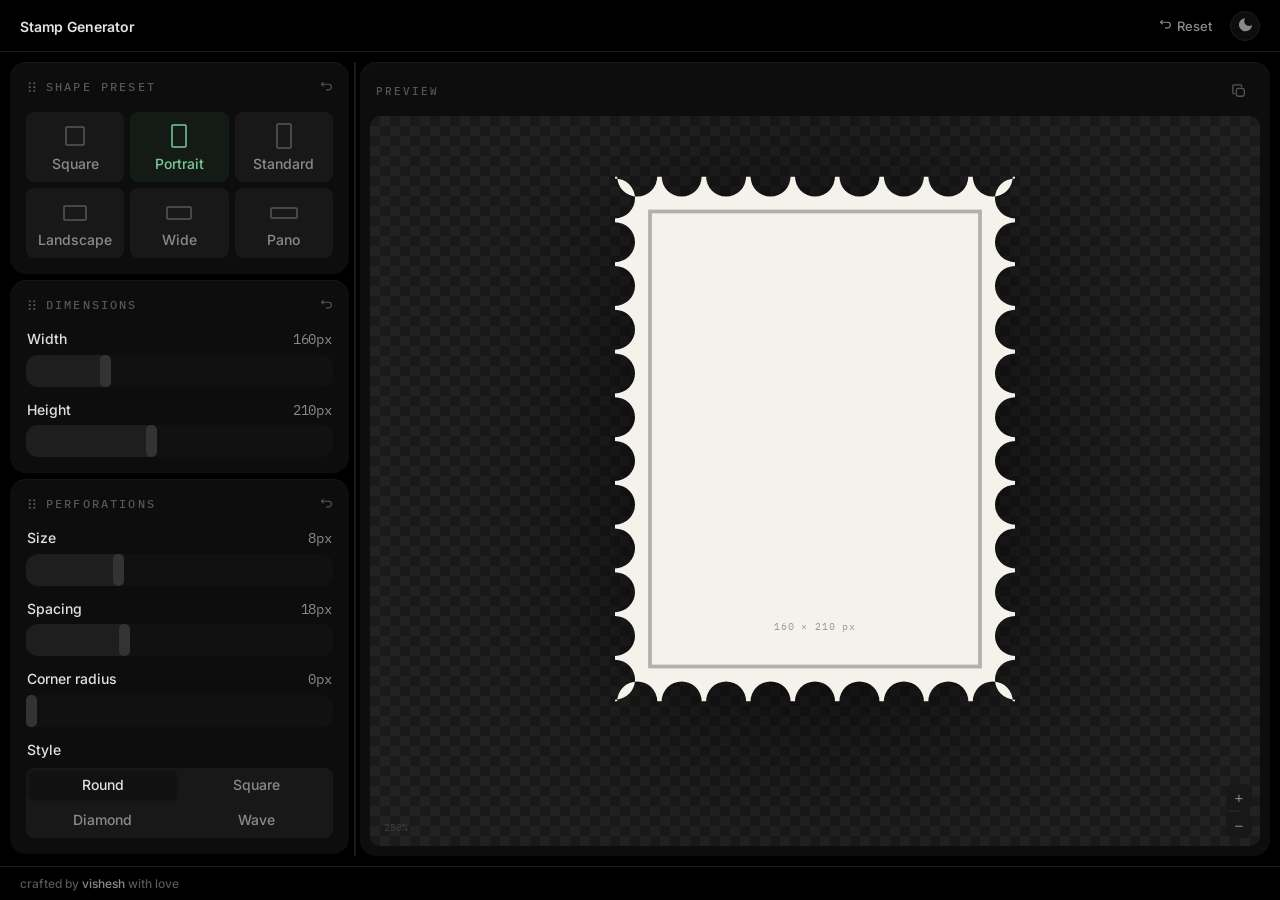
<file: stamp/index.html>
<!DOCTYPE html>
<html lang="en">
<head>
<meta charset="UTF-8">
<meta name="viewport" content="width=device-width, initial-scale=1.0">
<title>Stamp Generator</title>
<link rel="preconnect" href="https://fonts.googleapis.com">
<link href="https://fonts.googleapis.com/css2?family=IBM+Plex+Mono:wght@400;500&family=Inter:wght@400;500;600&display=swap" rel="stylesheet">
<style>
:root {
  --spacing: 0.25rem;
  --panel-gap: calc(var(--spacing) * 1.5);
  --control-gap: calc(var(--spacing) * 3.5);
  --control-heading-size: 12px;
  --control-body-size: 14px;
  --control-caption-size: 12px;

  --radius-control: 8px;
  --radius-panel: 16px;

  --background:       #000;
  --surface:          #0d0d0d;
  --surface-strong:   #111;
  --surface-contrast: #181818;
  --foreground:       #e3e3e3;
  --muted:            #555;
  --muted-mid:        #8a8a8a;
  --muted-strong:     #e0e0e0;
  --border:           #1c1c1c;
  --ghost:            #1a1a1a;

  --slider-track:              #111;
  --slider-fill:               #1e1e1e;
  --slider-thumb:              #333;
  --slider-thumb-hover:        #3e3e3e;
  --slider-thumb-shadow:       none;
  --slider-thumb-active-shadow:0 0 0 6px rgba(255,255,255,0.04);

  --panel-shadow: inset 0 1px 0 rgba(255,255,255,0.04);

  --accent:       #3a6b48;
  --accent-fill:  rgba(74,124,89,0.12);
  --accent-bright:#7dc99a;
  --accent-mid:   #4a7c59;

  --resize-handle-w: 10px;
  --sidebar-min: 240px;
  --preview-min: 320px;

  --font-mono: 'IBM Plex Mono', monospace;
  --font-body: 'Inter', system-ui, sans-serif;
}

[data-theme="light"] {
  --background:       #efefef;
  --surface:          #f8f8f9;
  --surface-strong:   #f0f0f2;
  --surface-contrast: #e6e6e9;
  --foreground:       #1a1a1a;
  --muted:            #9a9aa0;
  --muted-mid:        #6b6b6f;
  --muted-strong:     #3a3a3d;
  --border:           #dedede;
  --ghost:            #d8d8db;

  --slider-track:              #e4e4e7;
  --slider-fill:               #d0d0d4;
  --slider-thumb:              #b4b4b9;
  --slider-thumb-hover:        #a0a0a5;
  --slider-thumb-shadow:       none;
  --slider-thumb-active-shadow:none;

  --panel-shadow: 0 1px 4px rgba(0,0,0,0.06), 0 0 0 1px rgba(0,0,0,0.04);

  --accent:       #2d5c3a;
  --accent-fill:  rgba(74,124,89,0.10);
  --accent-bright:#2d6040;
  --accent-mid:   #4a7c59;
}

*, *::before, *::after { box-sizing: border-box; margin: 0; padding: 0; }
html, body { height: 100%; overflow: hidden; }
body {
  font-family: var(--font-body);
  background: var(--background);
  color: var(--foreground);
  display: flex;
  flex-direction: column;
  height: 100dvh;
  -webkit-font-smoothing: antialiased;
}
/* ── Header ── */
.header {
  display: flex;
  align-items: center;
  gap: 16px;
  padding: 0 20px;
  height: 52px;
  border-bottom: 1px solid var(--border);
  flex-shrink: 0;
}
.header-logo {
  font-size: 14px; font-weight: 600;
  color: var(--foreground);
  letter-spacing: -0.01em;
}
.header-gap { flex: 1; }
.header-btn {
  display: flex; align-items: center; gap: 5px;
  background: none; border: none;
  color: var(--muted-mid);
  font-size: 13px; font-weight: 500; font-family: var(--font-body);
  cursor: pointer; padding: 4px 2px; border-radius: 6px;
  transition: color 0.2s;
}
.header-btn:hover { color: var(--muted-strong); }
.theme-switch {
  width: 30px; height: 30px; border-radius: 50%;
  border: 1.5px solid var(--border);
  background: var(--surface);
  color: var(--muted-mid);
  font-family: var(--font-body);
  font-size: 12px; font-weight: 600;
  cursor: pointer;
  display: flex; align-items: center; justify-content: center;
  transition: background 0.25s, color 0.25s, border-color 0.25s;
}
.theme-switch:hover { background: var(--surface-contrast); color: var(--muted-strong); }
.theme-switch svg {
  width: 15px;
  height: 15px;
  display: block;
  pointer-events: none;
}

/* ── App body: flex layout for resizable split ── */
.app-body {
  flex: 1;
  display: flex;
  min-height: 0;
  overflow: hidden;
  padding: 10px;
  gap: 0;
}

/* ── Sidebar ── */
.sidebar {
  width: 340px;
  min-width: var(--sidebar-min);
  max-width: 560px;
  display: flex;
  flex-direction: column;
  gap: var(--panel-gap);
  flex-shrink: 0;
  overflow: hidden;
}
.sidebar-scroll {
  flex: 1;
  overflow-y: auto;
  display: flex;
  flex-direction: column;
  gap: var(--panel-gap);
  position: relative;
  padding-right: 1px;
  scrollbar-width: none;
  overscroll-behavior: contain;
}
.sidebar-scroll::-webkit-scrollbar {
  width: 0;
  height: 0;
}
.sidebar-scroll.is-dragging {
  cursor: grabbing;
}

/* ── Resize handle ── */
.resize-handle {
  width: var(--resize-handle-w);
  flex-shrink: 0;
  cursor: col-resize;
  display: flex;
  align-items: stretch;
  justify-content: center;
  padding: 0 4px;
  user-select: none;
}
.resize-handle-bar {
  width: 2px;
  border-radius: 1px;
  background: var(--border);
  transition: background 0.2s, width 0.15s;
  pointer-events: none;
}
.resize-handle:hover .resize-handle-bar,
.resize-handle.active .resize-handle-bar {
  background: var(--accent-bright);
}

/* ── Preview panel ── */
.preview-panel {
  flex: 1;
  min-width: var(--preview-min);
  display: flex;
  flex-direction: column;
  background: var(--surface);
  border-radius: var(--radius-panel);
  box-shadow: var(--panel-shadow);
  overflow: hidden;
}
.preview-header {
  display: flex; align-items: center; justify-content: space-between;
  padding: 14px 16px 10px;
  flex-shrink: 0;
}
.preview-title {
  font-family: var(--font-mono);
  font-size: 11px; font-weight: 500;
  letter-spacing: 0.18em;
  text-transform: uppercase;
  color: var(--muted);
  display: flex; align-items: center; gap: 4px;
}
.preview-icon-btn {
  width: 30px; height: 30px;
  display: flex; align-items: center; justify-content: center;
  background: none; border: none; border-radius: var(--radius-control);
  color: var(--muted); cursor: pointer;
  transition: color 0.2s, background 0.2s;
}
.preview-icon-btn:hover { color: var(--muted-mid); background: var(--surface-contrast); }

.canvas-view {
  flex: 1;
  display: flex; align-items: center; justify-content: center;
  position: relative; overflow: hidden;
  border-radius: 10px;
  margin: 0 10px 10px;
  touch-action: none;
}
.canvas-view.bg-transparent {
  background: repeating-conic-gradient(#222 0% 25%, #1a1a1a 0% 50%);
  background-size: 20px 20px;
}
[data-theme="light"] .canvas-view.bg-transparent {
  background: repeating-conic-gradient(#ddd 0% 25%, #eee 0% 50%);
  background-size: 20px 20px;
}
.stamp-wrap { display: flex; flex-direction: column; align-items: center; gap: 16px; }
.stamp-shadow {
  filter: drop-shadow(0 8px 40px rgba(0,0,0,0.55)) drop-shadow(0 2px 8px rgba(0,0,0,0.25));
}
.size-badge {
  font-family: var(--font-mono);
  font-size: 10px; color: var(--muted); opacity: 0.55;
  letter-spacing: 0.08em;
}
.canvas-zoom {
  position: absolute; bottom: 12px; left: 14px;
  font-family: var(--font-mono); font-size: 10px;
  color: var(--muted); opacity: 0.55;
}
.zoom-btns {
  position: absolute; bottom: 8px; right: 8px;
  display: flex; flex-direction: column; gap: 2px;
}
.zoom-btn {
  width: 26px; height: 26px;
  display: flex; align-items: center; justify-content: center;
  background: var(--surface-contrast); border: none; border-radius: 7px;
  color: var(--muted-mid); cursor: pointer; font-size: 15px;
  transition: background 0.15s, color 0.15s;
}
.zoom-btn:hover { background: var(--surface-strong); color: var(--muted-strong); }

/* ── Footer ── */
.footer {
  height: 34px;
  flex-shrink: 0;
  display: flex;
  align-items: center;
  padding: 0 20px;
  border-top: 1px solid var(--border);
  color: var(--muted);
  font-family: var(--font-body);
  font-size: 12px;
  font-weight: 500;
}
.footer a {
  color: var(--muted-mid);
  text-decoration: none;
  transition: color 0.18s;
}
.footer a:hover {
  color: var(--accent-bright);
}

/* ── Section card ── */
.section-card {
  background: var(--surface);
  border-radius: var(--radius-panel);
  padding: 16px;
  box-shadow: var(--panel-shadow);
  flex-shrink: 0;
  user-select: none;
  will-change: transform;
  transition:
    transform 190ms cubic-bezier(.2,.8,.2,1),
    opacity 150ms ease,
    box-shadow 180ms ease;
}
.section-card.is-dragging {
  cursor: grabbing;
  opacity: 0.96;
  pointer-events: none;
  transform-origin: center;
  box-shadow: 0 26px 72px rgba(0,0,0,0.48), 0 8px 24px rgba(0,0,0,0.28);
}
.drag-placeholder {
  flex-shrink: 0;
  height: 120px;
  border-radius: var(--radius-panel);
  border: 1px dashed color-mix(in srgb, var(--accent-bright) 55%, transparent);
  background:
    linear-gradient(180deg, rgba(125,201,154,0.08), rgba(125,201,154,0.035)),
    var(--accent-fill);
  box-shadow: inset 0 0 0 1px rgba(125,201,154,0.08);
  opacity: 0.9;
  transition:
    transform 190ms cubic-bezier(.2,.8,.2,1),
    opacity 150ms ease,
    height 150ms ease;
}

/* ── Section header ── */
.section-head {
  display: flex; align-items: center; justify-content: space-between;
  margin-bottom: 16px;
  cursor: grab;
}
.section-head:active { cursor: grabbing; }
.section-head-left { display: flex; align-items: center; gap: 5px; }

.drag-handle {
  cursor: grab;
  touch-action: none; user-select: none;
  display: flex; align-items: center; justify-content: center;
  padding: 3px; margin-left: -3px;
  color: var(--muted); border-radius: 5px;
  transition: color 0.2s;
}
.drag-handle:hover { color: var(--muted-mid); }
.drag-handle:active { cursor: grabbing; }
.drag-handle * { pointer-events: none; user-select: none; }

.section-title {
  font-family: var(--font-mono);
  font-size: var(--control-heading-size); font-weight: 500;
  line-height: 1.2;
  letter-spacing: 0.18em;
  text-transform: uppercase;
  color: var(--muted);
}
.section-reset {
  width: 26px; height: 26px;
  display: flex; align-items: center; justify-content: center;
  margin: -6px -6px -6px 0;
  background: none; border: none; border-radius: 7px;
  color: var(--muted); cursor: pointer;
  transition: color 0.2s, background 0.15s;
}
.section-reset:hover { color: var(--muted-mid); background: var(--surface-contrast); }

/* ── Preset grid ── */
.preset-grid {
  display: grid;
  grid-template-columns: repeat(3, 1fr);
  gap: var(--panel-gap);
}
.preset-btn {
  background: var(--surface-contrast);
  border: none; border-radius: var(--radius-control);
  padding: 10px 6px 9px;
  cursor: pointer;
  display: flex; flex-direction: column; align-items: center; gap: var(--panel-gap);
  color: var(--muted-mid);
  font-family: var(--font-body);
  font-size: var(--control-body-size); font-weight: 500;
  line-height: 1.2;
  transition: background 0.15s, color 0.15s;
}
.preset-btn:hover { background: var(--surface-strong); color: var(--muted-strong); }
.preset-btn.active { background: var(--accent-fill); color: var(--accent-bright); }
.preset-icon { opacity: 0.55; transition: opacity 0.15s; }
.preset-btn:hover .preset-icon { opacity: 0.75; }
.preset-btn.active .preset-icon { opacity: 1; }

/* ── Slider ── */
.control-group { display: flex; flex-direction: column; gap: var(--control-gap); }
.control-row { display: flex; flex-direction: column; gap: var(--panel-gap); }
.control-label {
  display: flex; align-items: baseline; justify-content: space-between;
  gap: var(--panel-gap);
  padding: 0 1px;
}
.control-name {
  font-family: var(--font-body);
  font-size: var(--control-body-size); font-weight: 500;
  line-height: 1.25;
  color: var(--muted-strong);
}
.control-val {
  font-family: var(--font-mono);
  font-size: var(--control-body-size); color: var(--muted-mid);
  line-height: 1.25;
  letter-spacing: -0.01em;
  white-space: nowrap;
}
.slider {
  -webkit-appearance: none; appearance: none;
  cursor: grab; touch-action: none;
  width: 100%; height: 32px;
  margin: 0; padding: 0; background: none; outline: none; display: block;
}
.slider:active { cursor: grabbing; }
.slider::-webkit-slider-runnable-track {
  height: 32px; border-radius: 12px;
  background: linear-gradient(to right,
    var(--slider-fill) var(--value-percent,50%),
    var(--slider-track) var(--value-percent,50%));
}
.slider::-webkit-slider-thumb {
  -webkit-appearance: none;
  width: 11px; height: 32px;
  background: var(--slider-thumb);
  border-radius: 5px; border: none; margin-top: 0; cursor: grab;
  box-shadow: var(--slider-thumb-shadow);
  transition: background .4s cubic-bezier(.32,.72,0,1), transform .4s cubic-bezier(.32,.72,0,1), box-shadow .4s cubic-bezier(.32,.72,0,1);
}
.slider:hover::-webkit-slider-thumb { background: var(--slider-thumb-hover); transform: scaleX(1.15); }
.slider:active::-webkit-slider-thumb {
  background: var(--slider-thumb-hover); cursor: grabbing;
  box-shadow: var(--slider-thumb-active-shadow);
  transform: scaleX(1.25) scaleY(1.04);
}
.slider::-moz-range-track { height: 32px; border-radius: 12px; border: none; background: var(--slider-track); }
.slider::-moz-range-progress { height: 32px; border-radius: 12px 0 0 12px; border: none; background: var(--slider-fill); }
.slider::-moz-range-thumb {
  width: 11px; height: 32px; background: var(--slider-thumb);
  border: none; border-radius: 5px; cursor: grab;
  transition: background .4s cubic-bezier(.32,.72,0,1), transform .4s cubic-bezier(.32,.72,0,1);
}
.slider:hover::-moz-range-thumb { background: var(--slider-thumb-hover); transform: scaleX(1.15); }
.slider:active::-moz-range-thumb { cursor: grabbing; transform: scaleX(1.25) scaleY(1.04); }

/* ── Pill group (perf style) ── */
.control-sublabel {
  font-family: var(--font-body);
  font-size: var(--control-body-size); font-weight: 500;
  line-height: 1.25;
  color: var(--muted-strong);
  padding: 0 1px; margin-bottom: 4px;
}
.pill-row {
  display: flex;
  flex-wrap: wrap;
  background: var(--surface-contrast);
  border-radius: var(--radius-control);
  padding: 3px; gap: var(--panel-gap);
}
.pill-btn {
  flex: 1 1 calc(50% - var(--panel-gap)); background: none; border: none; border-radius: 6px;
  padding: 6px 4px;
  font-family: var(--font-body); font-size: var(--control-body-size); font-weight: 500;
  line-height: 1.2;
  color: var(--muted-mid); cursor: pointer;
  transition: background 0.18s, color 0.18s, box-shadow 0.18s;
  white-space: nowrap; text-align: center;
}
.pill-btn:hover { color: var(--muted-strong); }
.pill-btn.active {
  background: var(--surface-strong); color: var(--muted-strong);
  box-shadow: 0 1px 3px rgba(0,0,0,0.25);
}
[data-theme="light"] .pill-btn.active { background: #fff; box-shadow: 0 1px 4px rgba(0,0,0,0.1); }

/* ── Edge grid ── */
.edge-grid { display: grid; grid-template-columns: 1fr 1fr; gap: var(--panel-gap); }
.edge-btn {
  background: var(--surface-contrast); border: none; border-radius: var(--radius-control);
  padding: 10px 12px; cursor: pointer;
  display: flex; align-items: center; gap: 8px;
  font-family: var(--font-body); font-size: var(--control-body-size); font-weight: 500;
  line-height: 1.2;
  color: var(--muted-mid); text-transform: capitalize;
  transition: background 0.15s, color 0.15s;
}
.edge-btn:hover { background: var(--surface-strong); color: var(--muted-strong); }
.edge-btn.active { background: var(--accent-fill); color: var(--accent-bright); }
.edge-dot {
  width: 7px; height: 7px; border-radius: 50%;
  background: var(--ghost); flex-shrink: 0; transition: background 0.15s;
}
.edge-btn.active .edge-dot { background: var(--accent-bright); }

/* ── Color swatches ── */
.color-grid { display: grid; grid-template-columns: 1fr 1fr; gap: var(--panel-gap); }
.color-swatch-btn {
  background: var(--surface-contrast); border: none; border-radius: var(--radius-control);
  padding: 10px; cursor: pointer;
  display: flex; flex-direction: column; align-items: flex-start; gap: var(--panel-gap);
  width: 100%; position: relative; transition: background 0.15s;
}
.color-swatch-btn:hover { background: var(--surface-strong); }
.color-block {
  width: 100%; height: 36px; border-radius: 6px;
  border: 1px solid rgba(255,255,255,0.07);
}
[data-theme="light"] .color-block { border-color: rgba(0,0,0,0.07); }
.color-name { font-family: var(--font-body); font-size: var(--control-body-size); line-height: 1.2; font-weight: 500; color: var(--muted-strong); }
.color-hex  { font-family: var(--font-mono); font-size: var(--control-caption-size); line-height: 1.2; color: var(--muted); }
input[type="color"] { position: absolute; opacity: 0; width: 0; height: 0; pointer-events: none; }

/* ── Toggle ── */
.toggle-row {
  display: flex; align-items: center; justify-content: space-between;
  gap: 16px; min-height: 36px;
}
.toggle-label { font-family: var(--font-body); font-size: var(--control-body-size); font-weight: 500; color: var(--muted-strong); line-height: 1.3; }
.toggle {
  width: 38px; height: 22px; background: var(--ghost);
  border-radius: 11px; cursor: pointer; position: relative; flex-shrink: 0;
  transition: background 0.25s cubic-bezier(.32,.72,0,1);
}
.toggle.on { background: var(--accent-mid); }
.toggle::after {
  content: ''; position: absolute;
  width: 16px; height: 16px; background: #fff;
  border-radius: 50%; top: 3px; left: 3px;
  transition: left 0.25s cubic-bezier(.32,.72,0,1);
  box-shadow: 0 1px 4px rgba(0,0,0,0.3);
}
.toggle.on::after { left: 19px; }

/* ── Background picker (unified) ── */
.bg-picker {
  display: flex;
  gap: var(--panel-gap);
  flex-wrap: wrap;
}
.bg-opt {
  display: flex; flex-direction: column; align-items: center; gap: var(--panel-gap);
  cursor: pointer; position: relative;
}
.bg-opt-thumb {
  width: 40px; height: 28px;
  border-radius: 6px;
  border: 2px solid transparent;
  transition: border-color 0.15s, transform 0.15s;
}
.bg-opt:hover .bg-opt-thumb { transform: scale(1.06); }
.bg-opt.active .bg-opt-thumb { border-color: var(--accent-bright); }
.bg-opt-label {
  font-family: var(--font-body);
  font-size: var(--control-caption-size); font-weight: 500;
  line-height: 1.2;
  color: var(--muted);
  white-space: nowrap;
}
.bg-opt.active .bg-opt-label { color: var(--accent-bright); }
.bg-thumb-transparent {
  background: repeating-conic-gradient(#333 0% 25%, #222 0% 50%);
  background-size: 8px 8px;
}
[data-theme="light"] .bg-thumb-transparent {
  background: repeating-conic-gradient(#ccc 0% 25%, #e0e0e0 0% 50%);
  background-size: 8px 8px;
}

/* ── Export section ── */
.export-fmt-row {
  display: grid;
  grid-template-columns: 1fr 1fr;
  gap: var(--panel-gap);
}
.export-fmt-row.png-mode { grid-template-columns: 1fr 1fr; }
.export-fmt-row.svg-mode { grid-template-columns: 1fr; }

.export-select {
  background: var(--surface-contrast);
  border: none; border-radius: var(--radius-control);
  padding: 9px 30px 9px 12px;
  font-family: var(--font-body); font-size: var(--control-body-size); font-weight: 500;
  line-height: 1.2;
  color: var(--muted-strong); cursor: pointer; outline: none;
  width: 100%; appearance: none;
  background-image: url("data:image/svg+xml,%3Csvg xmlns='http://www.w3.org/2000/svg' width='12' height='12' viewBox='0 0 16 16' fill='none' stroke='%238a8a8a' stroke-width='1.5' stroke-linecap='round' stroke-linejoin='round'%3E%3Cpath d='M4 6l4 4 4-4'/%3E%3C/svg%3E");
  background-repeat: no-repeat;
  background-position: right 10px center;
  transition: background-color 0.15s;
}
.export-select:hover { background-color: var(--surface-strong); }
[data-theme="light"] .export-select {
  background-image: url("data:image/svg+xml,%3Csvg xmlns='http://www.w3.org/2000/svg' width='12' height='12' viewBox='0 0 16 16' fill='none' stroke='%236b6b6f' stroke-width='1.5' stroke-linecap='round' stroke-linejoin='round'%3E%3Cpath d='M4 6l4 4 4-4'/%3E%3C/svg%3E");
}

.download-btn {
  width: 100%; padding: 12px;
  background: var(--foreground); color: var(--background);
  border: none; border-radius: var(--radius-control);
  font-family: var(--font-body); font-size: var(--control-body-size); font-weight: 600;
  cursor: pointer;
  display: flex; align-items: center; justify-content: center; gap: var(--panel-gap);
  transition: opacity 0.2s, transform 0.15s;
  letter-spacing: -0.01em;
}
.download-btn:hover { opacity: 0.85; }
.download-btn:active { transform: scale(0.985); }

.section-divider {
  height: 1px;
  background: var(--border);
  margin: 4px 0;
}

/* ── Page enter ── */
@keyframes page-enter {
  from { opacity: 0; transform: translateY(-4px); filter: blur(4px); }
  to   { opacity: 1; transform: none; filter: none; }
}
.app-body { animation: page-enter 0.3s cubic-bezier(0.25,0.1,0.25,1) both; }

@media (max-width: 760px) {
  .app-body {
    flex-direction: column;
    gap: var(--panel-gap);
    padding: var(--panel-gap);
  }
  .sidebar {
    width: 100%;
    max-width: none;
    min-width: 0;
    max-height: 46dvh;
  }
  .resize-handle {
    display: none;
  }
  .preview-panel {
    min-width: 0;
    min-height: 300px;
  }
  .section-card {
    padding: 14px;
  }
  .preset-grid {
    grid-template-columns: repeat(2, minmax(0, 1fr));
  }
}

@media (max-width: 760px), (hover: none) and (pointer: coarse) {
  .drag-handle {
    display: none;
  }
  .section-head,
  .section-head:active {
    cursor: default;
  }
}
</style>
</head>
<body>

<!-- Header -->
<header class="header">
  <div>
    <span class="header-logo">Stamp Generator</span>
  </div>
  <div class="header-gap"></div>
  <button class="header-btn" id="resetBtn" type="button">
    <svg width="13" height="13" viewBox="0 0 16 16" fill="none" stroke="currentColor" stroke-width="1.5" stroke-linecap="round" stroke-linejoin="round">
      <path d="M4 2l-2 2 2 2"/><path d="M2 4h8.5a3.5 3.5 0 1 1 0 7H8"/>
    </svg>
    Reset
  </button>
  <button class="theme-switch" id="themeSwitch" type="button" aria-label="Theme"></button>
</header>

<!-- App body -->
<div class="app-body" id="appBody">

  <!-- Sidebar (left) -->
  <aside class="sidebar" id="sidebar">
    <div class="sidebar-scroll" id="sidebarScroll"></div>
  </aside>

  <!-- Resize handle -->
  <div class="resize-handle" id="resizeHandle">
    <div class="resize-handle-bar"></div>
  </div>

  <!-- Preview (right) -->
  <div class="preview-panel" id="previewPanel">
    <div class="preview-header">
      <h2 class="preview-title">Preview</h2>
      <button class="preview-icon-btn" id="copyBtn" title="Copy SVG">
        <svg width="14" height="14" viewBox="0 0 16 16" fill="none" stroke="currentColor" stroke-width="1.5" stroke-linecap="round" stroke-linejoin="round">
          <rect x="5" y="5" width="9" height="9" rx="2"/><path d="M3 11H2a1 1 0 0 1-1-1V2a1 1 0 0 1 1-1h8a1 1 0 0 1 1 1v1"/>
        </svg>
      </button>
    </div>

    <div class="canvas-view bg-transparent" id="canvasView">
      <div class="stamp-wrap">
        <div class="stamp-shadow" id="stampPreview"></div>
        <span class="size-badge" id="sizeBadge"></span>
      </div>
      <span class="canvas-zoom" id="zoomLabel">100%</span>
      <div class="zoom-btns">
        <button class="zoom-btn" id="zoomIn">+</button>
        <button class="zoom-btn" id="zoomOut">−</button>
      </div>
    </div>
  </div>

</div>

<footer class="footer">
  crafted by&nbsp;<a href="https://twitter.com/madebyvishesh" target="_blank" rel="noopener noreferrer">vishesh</a>&nbsp;with love
</footer>

<script>
// ─── Constants ────────────────────────────────────────────────────────────────
const PRESETS = [
  { id:'square',    label:'Square',    w:200, h:200 },
  { id:'portrait',  label:'Portrait',  w:160, h:210 },
  { id:'standard',  label:'Standard',  w:170, h:230 },
  { id:'landscape', label:'Landscape', w:230, h:170 },
  { id:'wide',      label:'Wide',      w:260, h:160 },
  { id:'panoramic', label:'Pano',      w:300, h:140 },
];
const PERF_STYLES = [
  { id:'round',   label:'Round'   },
  { id:'square',  label:'Square'  },
  { id:'diamond', label:'Diamond' },
  { id:'wave',    label:'Wave'    },
];
const EDGES = ['top','right','bottom','left'];
const ALL_SECTIONS = ['preset','dims','perfs','edges','content','colors','export_'];
const ORDER_STORAGE_KEY = 'stamp-order-v4';

// bgType: 'transparent' | 'dark' | 'mid' | 'light' | 'white' | 'custom'
const DEFAULT = {
  presetId:'portrait', stampW:160, stampH:210,
  perfRadius:8, perfSpacing:18, cornerRadius:0, perfStyle:'round',
  edges:{ top:true, right:true, bottom:true, left:true },
  fillColor:'#f5f2ec', borderColor:'#1a1a1a', borderWidth:1.5,
  showInnerFrame:true, innerMargin:14,
  bgType:'transparent', bgCustomColor:'#f5f2ec',
};
const SECTION_DEFAULTS = {
  preset:  () => ({ presetId:'portrait', stampW:160, stampH:210 }),
  dims:    () => ({ stampW:160, stampH:210 }),
  perfs:   () => ({ perfRadius:8, perfSpacing:18, cornerRadius:0, perfStyle:'round' }),
  edges:   () => ({ edges:{top:true,right:true,bottom:true,left:true} }),
  colors:  () => ({ fillColor:'#f5f2ec', borderColor:'#1a1a1a', borderWidth:1.5 }),
  content: () => ({ showInnerFrame:true, innerMargin:14 }),
  export_: () => ({ bgType:'transparent', bgCustomColor:'#f5f2ec' }),
};
// Fixed colors for presets
const BG_COLORS = { dark:'#111111', mid:'#555555', light:'#e8e4de', white:'#ffffff' };
const THEME_ICONS = {
  dark:`<svg viewBox="0 0 744 850" aria-hidden="true"><path fill="currentColor" d="M732 392q3-2 7-1t3 5q-4 76-36 142t-84 114t-122 74t-147 23q-71-4-133-33t-109-77t-77-109T1 397q-4-78 23-147t74-122t114-84T354 8q4 0 6 3t-2 7q-31 40-46 90t-8 106q5 45 25 85t51 71t71 51t85 25q56 7 106-8t90-46"/></svg>`,
  light:`<svg viewBox="0 0 24 24" aria-hidden="true"><g fill="none"><g fill="currentColor"><path d="M12 0a1 1 0 0 1 1 1v4a1 1 0 1 1-2 0V1a1 1 0 0 1 1-1M4.929 3.515a1 1 0 0 0-1.414 1.414l2.828 2.828a1 1 0 0 0 1.414-1.414zM1 11a1 1 0 1 0 0 2h4a1 1 0 1 0 0-2zm17 1a1 1 0 0 1 1-1h4a1 1 0 1 1 0 2h-4a1 1 0 0 1-1-1m-.343 4.243a1 1 0 0 0-1.414 1.414l2.828 2.828a1 1 0 1 0 1.414-1.414zm-9.9 1.414a1 1 0 1 0-1.414-1.414L3.515 19.07a1 1 0 1 0 1.414 1.414zM20.485 4.929a1 1 0 0 0-1.414-1.414l-2.828 2.828a1 1 0 1 0 1.414 1.414zM13 19a1 1 0 1 0-2 0v4a1 1 0 1 0 2 0zm-1-3a4 4 0 1 0 0-8a4 4 0 0 0 0 8"/></g></g></svg>`,
};

// ─── State ────────────────────────────────────────────────────────────────────
let cfg = loadCfg();
let zoomMult = 1;
let sectionOrder = loadOrder();

function loadCfg() {
  try { const s=localStorage.getItem('stamp-v5'); return s?{...DEFAULT,...JSON.parse(s)}:{...DEFAULT}; }
  catch { return {...DEFAULT}; }
}
function saveCfg() { try { localStorage.setItem('stamp-v5',JSON.stringify(cfg)); } catch {} }
function loadOrder() {
  try {
    const s=localStorage.getItem(ORDER_STORAGE_KEY);
    if (!s) return [...ALL_SECTIONS];
    const saved=JSON.parse(s);
    return ALL_SECTIONS.filter(id=>!saved.includes(id)).concat(saved.filter(id=>ALL_SECTIONS.includes(id)));
  } catch { return [...ALL_SECTIONS]; }
}
function saveOrder() { try { localStorage.setItem(ORDER_STORAGE_KEY,JSON.stringify(sectionOrder)); } catch {} }

// ─── BG helpers ───────────────────────────────────────────────────────────────
function getBgExportColor() {
  if (cfg.bgType==='transparent') return null;
  if (cfg.bgType==='custom') return cfg.bgCustomColor;
  return BG_COLORS[cfg.bgType] || null;
}

function applyCanvasBg() {
  const view = document.getElementById('canvasView');
  if (!view) return;
  if (cfg.bgType==='transparent') {
    view.className='canvas-view bg-transparent';
    view.style.background='';
  } else {
    const col = getBgExportColor();
    view.className='canvas-view';
    view.style.background = col||'#111';
  }
}

// ─── SVG generation ───────────────────────────────────────────────────────────
function calcPerfs(len,r,sp) {
  const n=Math.max(2,Math.round(len/sp));
  return Array.from({length:n},(_,i)=>(len/n)*(i+0.5));
}
function stampPath(W,H,r,sp,edges,style,cr=0) {
  if (style==='wave') return wavePath(W,H,r,sp,edges);
  cr=Math.min(cr,W/2-r,H/2-r);
  const top_=edges.top?calcPerfs(W-2*cr,r,sp):[];
  const bot_=edges.bottom?calcPerfs(W-2*cr,r,sp):[];
  const left_=edges.left?calcPerfs(H-2*cr,r,sp):[];
  const right_=edges.right?calcPerfs(H-2*cr,r,sp):[];
  const p=(cx,cy,d)=>{
    if (style==='round'){
      if(d==='u')return`L${cx-r},${cy} A${r},${r} 0 0,0 ${cx+r},${cy} `;
      if(d==='d')return`L${cx+r},${cy} A${r},${r} 0 0,0 ${cx-r},${cy} `;
      if(d==='r')return`L${cx},${cy-r} A${r},${r} 0 0,0 ${cx},${cy+r} `;
      if(d==='l')return`L${cx},${cy+r} A${r},${r} 0 0,0 ${cx},${cy-r} `;
    }else if(style==='square'){
      if(d==='u')return`L${cx-r},${cy} L${cx-r},${cy-r} L${cx+r},${cy-r} L${cx+r},${cy} `;
      if(d==='d')return`L${cx+r},${cy} L${cx+r},${cy+r} L${cx-r},${cy+r} L${cx-r},${cy} `;
      if(d==='r')return`L${cx},${cy-r} L${cx+r},${cy-r} L${cx+r},${cy+r} L${cx},${cy+r} `;
      if(d==='l')return`L${cx},${cy+r} L${cx-r},${cy+r} L${cx-r},${cy-r} L${cx},${cy-r} `;
    }else if(style==='diamond'){
      if(d==='u')return`L${cx-r},${cy} L${cx},${cy-r} L${cx+r},${cy} `;
      if(d==='d')return`L${cx+r},${cy} L${cx},${cy+r} L${cx-r},${cy} `;
      if(d==='r')return`L${cx},${cy-r} L${cx+r},${cy} L${cx},${cy+r} `;
      if(d==='l')return`L${cx},${cy+r} L${cx-r},${cy} L${cx},${cy-r} `;
    }
    return'';
  };
  const arc=(x,y,sw)=>cr<=0?`L${x},${y} `:`A${cr},${cr} 0 0,${sw} ${x},${y} `;
  let d=`M${r+cr},${r} `;
  top_.forEach(px=>d+=p(r+cr+px,r,'u'));
  d+=`L${r+W-cr},${r} `;d+=arc(r+W,r+cr,1);
  right_.forEach(py=>d+=p(r+W,r+cr+py,'r'));
  d+=`L${r+W},${r+H-cr} `;d+=arc(r+W-cr,r+H,1);
  [...bot_].reverse().forEach(px=>d+=p(r+cr+px,r+H,'d'));
  d+=`L${r+cr},${r+H} `;d+=arc(r,r+H-cr,1);
  [...left_].reverse().forEach(py=>d+=p(r,r+cr+py,'l'));
  d+=`L${r},${r+cr} `;d+=arc(r+cr,r,1);
  return d+'Z';
}
function wavePath(W,H,a,freq,edges) {
  const r=a; let d=`M${r},${r} `;
  const nh=Math.max(3,Math.round(W/(freq*.8))),sh=W/nh;
  const nv=Math.max(3,Math.round(H/(freq*.8))),sv=H/nv;
  if(edges.top){for(let i=0;i<nh;i++)d+=`C${r+i*sh+sh*.25},0 ${r+i*sh+sh*.75},0 ${r+(i+1)*sh},${r} `;}
  else d+=`L${r+W},${r} `;
  const TW=W+2*r;
  if(edges.right){for(let i=0;i<nv;i++)d+=`C${TW},${r+i*sv+sv*.25} ${TW},${r+i*sv+sv*.75} ${r+W},${r+(i+1)*sv} `;}
  else d+=`L${r+W},${r+H} `;
  const TH=H+2*r;
  if(edges.bottom){for(let i=nh;i>0;i--)d+=`C${r+i*sh-sh*.25},${TH} ${r+i*sh-sh*.75},${TH} ${r+(i-1)*sh},${r+H} `;}
  else d+=`L${r},${r+H} `;
  if(edges.left){for(let i=nv;i>0;i--)d+=`C0,${r+i*sv-sv*.25} 0,${r+i*sv-sv*.75} ${r},${r+(i-1)*sv} `;}
  else d+=`L${r},${r} `;
  return d+'Z';
}
function buildSVG(c,scale=1) {
  const W=c.stampW*scale,H=c.stampH*scale;
  const r=c.perfRadius*scale,sp=c.perfSpacing*scale;
  const bw=c.borderWidth*scale,im=(c.innerMargin+c.perfRadius)*scale;
  const cr=(c.cornerRadius||0)*scale;
  const TW=W+2*r,TH=H+2*r;
  const path=stampPath(W,H,r,sp,c.edges,c.perfStyle,cr);
  const frame=c.showInnerFrame?`<rect x="${im}" y="${im}" width="${TW-im*2}" height="${TH-im*2}" fill="none" stroke="${c.borderColor}" stroke-width="${bw}" opacity="0.3"/>`:'';
  return`<svg xmlns="http://www.w3.org/2000/svg" width="${TW}" height="${TH}" viewBox="0 0 ${TW} ${TH}"><defs><clipPath id="c${scale}"><path d="${path}"/></clipPath></defs><g clip-path="url(#c${scale})"><rect width="${TW}" height="${TH}" fill="${c.fillColor}"/>${frame}</g></svg>`;
}

// ─── Render ───────────────────────────────────────────────────────────────────
function render() {
  const r=cfg.perfRadius,svgW=cfg.stampW+2*r,svgH=cfg.stampH+2*r;
  const view=document.getElementById('canvasView');
  const aw=(view.clientWidth||640)-100,ah=(view.clientHeight||500)-100;
  const autoScale=Math.min(2.5,Math.floor(Math.min(aw/svgW,ah/svgH)*10)/10);
  const ds=Math.max(0.1,autoScale*zoomMult);
  document.getElementById('stampPreview').innerHTML=buildSVG(cfg,1);
  document.getElementById('stampPreview').style.transform=`scale(${ds})`;
  document.getElementById('stampPreview').style.transformOrigin='center';
  document.getElementById('sizeBadge').textContent=`${cfg.stampW} × ${cfg.stampH} px`;
  document.getElementById('sizeBadge').style.marginTop=ds>1?(ds-1)*30+'px':'0';
  document.getElementById('zoomLabel').textContent=Math.round(ds*100)+'%';
  applyCanvasBg();
  syncControls();
  saveCfg();
  updateDlBtn();
}

function syncControls() {
  document.querySelectorAll('.preset-btn').forEach(b=>b.classList.toggle('active',b.dataset.id===cfg.presetId));
  [['rW',cfg.stampW,80,400],['rH',cfg.stampH,80,400],
   ['rPerf',cfg.perfRadius,3,20],['rSp',cfg.perfSpacing,8,40],
   ['rCr',cfg.cornerRadius||0,0,60],['rMargin',cfg.innerMargin,4,40],
   ['rBW',cfg.borderWidth,0.5,6]
  ].forEach(([id,val,min,max])=>{
    const el=document.getElementById(id);if(!el)return;
    el.value=val;
    el.style.setProperty('--value-percent',((val-min)/(max-min)*100)+'%');
    const lbl=document.getElementById(id+'L');if(lbl)lbl.textContent=val+(el.dataset.u||'');
  });
  document.querySelectorAll('.perf-pill').forEach(b=>b.classList.toggle('active',b.dataset.id===cfg.perfStyle));
  document.querySelectorAll('.edge-btn').forEach(b=>b.classList.toggle('active',cfg.edges[b.dataset.e]));
  setColor('cFill','bFill','hFill',cfg.fillColor);
  setColor('cInk','bInk','hInk',cfg.borderColor);
  const ft=document.getElementById('frameToggle');
  if(ft)ft.classList.toggle('on',cfg.showInnerFrame);
  const mr=document.getElementById('marginRow');
  if(mr)mr.style.display=cfg.showInnerFrame?'flex':'none';
  // BG picker active state
  document.querySelectorAll('.bg-opt').forEach(el=>{
    el.classList.toggle('active',el.dataset.bg===cfg.bgType);
  });
  const customThumb=document.getElementById('customBgThumb');
  if(customThumb)customThumb.style.background=cfg.bgCustomColor;
  const customInput=document.getElementById('customBgInput');
  if(customInput)customInput.value=cfg.bgCustomColor;
  // Scale visibility based on format
  syncExportFmt();
}

function setColor(inputId,blockId,hexId,color){
  const i=document.getElementById(inputId);if(i)i.value=color;
  const b=document.getElementById(blockId);if(b)b.style.background=color;
  const h=document.getElementById(hexId);if(h)h.textContent=color;
}

function updateDlBtn(){
  const btn=document.getElementById('downloadBtn');if(!btn)return;
  const fmt=document.getElementById('exportFmt')?.value||'png';
  const sc=document.getElementById('exportScale')?.value||'2';
  const lbl=btn.querySelector('span');
  if(lbl)lbl.textContent=fmt==='png'?`Download .PNG ${sc}×`:'Download .SVG';
}

// ─── Zoom helpers ─────────────────────────────────────────────────────────────
function clampZoom(value){
  return Math.max(0.25,Math.min(4,value));
}

function setZoom(value){
  zoomMult=clampZoom(value);
  render();
}

function initCanvasZoom(){
  const view=document.getElementById('canvasView');
  if(!view)return;

  view.addEventListener('wheel', e=>{
    e.preventDefault();
    const factor=Math.exp(-e.deltaY*0.0015);
    setZoom(zoomMult*factor);
  },{passive:false});

  const pointers=new Map();
  let pinchStartDist=0;
  let pinchStartZoom=1;
  const distance=(a,b)=>Math.hypot(a.x-b.x,a.y-b.y);
  const resetPinch=()=>{
    if(pointers.size===2){
      const pts=[...pointers.values()];
      pinchStartDist=distance(pts[0],pts[1]);
      pinchStartZoom=zoomMult;
    }else{
      pinchStartDist=0;
    }
  };

  view.addEventListener('pointerdown', e=>{
    if(e.pointerType!=='touch')return;
    pointers.set(e.pointerId,{x:e.clientX,y:e.clientY});
    view.setPointerCapture?.(e.pointerId);
    resetPinch();
  });

  view.addEventListener('pointermove', e=>{
    if(!pointers.has(e.pointerId))return;
    pointers.set(e.pointerId,{x:e.clientX,y:e.clientY});
    if(pointers.size!==2 || !pinchStartDist)return;
    e.preventDefault();
    const pts=[...pointers.values()];
    setZoom(pinchStartZoom*(distance(pts[0],pts[1])/pinchStartDist));
  });

  const clearPointer=e=>{
    if(!pointers.has(e.pointerId))return;
    pointers.delete(e.pointerId);
    resetPinch();
  };
  view.addEventListener('pointerup',clearPointer);
  view.addEventListener('pointercancel',clearPointer);
  view.addEventListener('lostpointercapture',clearPointer);
}

// ─── Section HTML ─────────────────────────────────────────────────────────────
const DH=()=>`<span class="drag-handle" role="button" tabindex="0" aria-label="Reorder section">
  <svg width="12" height="12" fill="currentColor" viewBox="0 0 16 16" aria-hidden="true">
    <circle cx="5" cy="3" r="1.5"/><circle cx="11" cy="3" r="1.5"/>
    <circle cx="5" cy="8" r="1.5"/><circle cx="11" cy="8" r="1.5"/>
    <circle cx="5" cy="13" r="1.5"/><circle cx="11" cy="13" r="1.5"/>
  </svg></span>`;
const RI=`<svg width="13" height="13" viewBox="0 0 16 16" fill="none" stroke="currentColor" stroke-width="1.5" stroke-linecap="round" stroke-linejoin="round"><path d="M4 2l-2 2 2 2"/><path d="M2 4h8.5a3.5 3.5 0 1 1 0 7H8"/></svg>`;

function head(title,rk){return`<div class="section-head"><div class="section-head-left">${DH()}<h2 class="section-title">${title}</h2></div><button class="section-reset" data-reset="${rk}" type="button">${RI}</button></div>`;}

function mkSlider(id,label,min,max,step,unit='px'){return`<div class="control-row"><div class="control-label"><span class="control-name">${label}</span><span class="control-val" id="${id}L"></span></div><input class="slider" id="${id}" type="range" min="${min}" max="${max}" step="${step}" data-u="${unit}"></div>`;}

const PRESET_ICONS={
  square:`<rect x="6" y="5" width="18" height="18" rx="1" fill="none" stroke="currentColor" stroke-width="1.5"/>`,
  portrait:`<rect x="8" y="3" width="14" height="22" rx="1" fill="none" stroke="currentColor" stroke-width="1.5"/>`,
  standard:`<rect x="8" y="2" width="14" height="24" rx="1" fill="none" stroke="currentColor" stroke-width="1.5"/>`,
  landscape:`<rect x="4" y="8" width="22" height="14" rx="1" fill="none" stroke="currentColor" stroke-width="1.5"/>`,
  wide:`<rect x="3" y="9" width="24" height="12" rx="1" fill="none" stroke="currentColor" stroke-width="1.5"/>`,
  panoramic:`<rect x="2" y="10" width="26" height="10" rx="1" fill="none" stroke="currentColor" stroke-width="1.5"/>`,
};

// Unified background picker HTML
function mkBgPicker(){
  const opts=[
    {type:'transparent',label:'None',  thumb:'bg-thumb-transparent',style:''},
    {type:'dark',        label:'Dark',  thumb:'',style:'background:#111'},
    {type:'mid',         label:'Mid',   thumb:'',style:'background:#555'},
    {type:'light',       label:'Light', thumb:'',style:'background:#e8e4de'},
    {type:'white',       label:'White', thumb:'',style:'background:#fff;border:1.5px solid #e0e0e0'},
  ];
  const presets=opts.map(o=>`<div class="bg-opt" data-bg="${o.type}">
    <div class="bg-opt-thumb ${o.thumb}" style="${o.style}"></div>
    <span class="bg-opt-label">${o.label}</span>
  </div>`).join('');
  const custom=`<div class="bg-opt" data-bg="custom" id="customBgOpt">
    <div class="bg-opt-thumb" id="customBgThumb" style="background:#f5f2ec"></div>
    <span class="bg-opt-label">Custom</span>
    <input type="color" id="customBgInput" value="#f5f2ec">
  </div>`;
  return`<div class="bg-picker">${presets}${custom}</div>`;
}

const SECTIONS={
  preset:()=>`<div class="section-card" data-section="preset">
    ${head('Shape Preset','preset')}
    <div class="preset-grid" id="presetGrid"></div>
  </div>`,

  dims:()=>`<div class="section-card" data-section="dims">
    ${head('Dimensions','dims')}
    <div class="control-group">
      ${mkSlider('rW','Width',80,400,2)}
      ${mkSlider('rH','Height',80,400,2)}
    </div>
  </div>`,

  perfs:()=>`<div class="section-card" data-section="perfs">
    ${head('Perforations','perfs')}
    <div class="control-group">
      ${mkSlider('rPerf','Size',3,20,0.5)}
      ${mkSlider('rSp','Spacing',8,40,1)}
      ${mkSlider('rCr','Corner radius',0,60,1)}
      <div class="control-row" style="gap:6px;">
        <div class="control-sublabel">Style</div>
        <div class="pill-row">
          ${PERF_STYLES.map(ps=>`<button class="pill-btn perf-pill" data-id="${ps.id}" type="button">${ps.label}</button>`).join('')}
        </div>
      </div>
    </div>
  </div>`,

  edges:()=>`<div class="section-card" data-section="edges">
    ${head('Perforated Edges','edges')}
    <div class="edge-grid">
      ${EDGES.map(e=>`<button class="edge-btn" data-e="${e}" type="button"><span class="edge-dot"></span>${e.charAt(0).toUpperCase()+e.slice(1)}</button>`).join('')}
    </div>
  </div>`,

  colors:()=>`<div class="section-card" data-section="colors">
    ${head('Colors','colors')}
    <div class="control-group">
      <div class="color-grid">
        <button class="color-swatch-btn" id="fillBtn" type="button">
          <div class="color-block" id="bFill"></div>
          <span class="color-name">Fill</span>
          <span class="color-hex" id="hFill"></span>
          <input type="color" id="cFill">
        </button>
        <button class="color-swatch-btn" id="inkBtn" type="button">
          <div class="color-block" id="bInk"></div>
          <span class="color-name">Ink</span>
          <span class="color-hex" id="hInk"></span>
          <input type="color" id="cInk">
        </button>
      </div>
      ${mkSlider('rBW','Border width',0.5,6,0.5)}
    </div>
  </div>`,

  content:()=>`<div class="section-card" data-section="content">
    ${head('Content','content')}
    <div class="control-group">
      <div class="toggle-row">
        <span class="toggle-label">Inner frame</span>
        <div class="toggle" id="frameToggle"></div>
      </div>
      <div id="marginRow" style="display:none;" class="control-row">
        <div class="control-label">
          <span class="control-name">Frame margin</span>
          <span class="control-val" id="rMarginL"></span>
        </div>
        <input class="slider" id="rMargin" type="range" min="4" max="40" step="1" data-u="px">
      </div>
    </div>
  </div>`,

  export_:()=>`<div class="section-card" data-section="export_">
    ${head('Export','export_')}
    <div class="control-group">

      <!-- Unified background -->
      <div>
        <div class="control-label" style="margin-bottom:10px;">
          <span class="control-name">Background</span>
        </div>
        ${mkBgPicker()}
      </div>

      <div class="section-divider"></div>

      <!-- Format row — scale only shown for PNG -->
      <div id="scaleRow" style="display:block;">
        <div class="export-fmt-row png-mode" id="fmtRow">
          <select id="exportScale" class="export-select">
            <option value="1">1×</option>
            <option value="2" selected>2×</option>
            <option value="4">4×</option>
          </select>
          <select id="exportFmt" class="export-select">
            <option value="png">PNG</option>
            <option value="svg">SVG</option>
          </select>
        </div>
      </div>
      <button class="download-btn" id="downloadBtn" type="button">
        <svg width="14" height="14" viewBox="0 0 16 16" fill="none" stroke="currentColor" stroke-width="1.8" stroke-linecap="round" stroke-linejoin="round">
          <path d="M8 2v8M5 7l3 3 3-3M2 13h12"/>
        </svg>
        <span>Download .PNG 2×</span>
      </button>

    </div>
  </div>`,
};

// ─── Build sidebar ────────────────────────────────────────────────────────────
function buildSidebar() {
  const scroll=document.getElementById('sidebarScroll');
  scroll.innerHTML='';
  sectionOrder.forEach(id=>{ scroll.insertAdjacentHTML('beforeend', SECTIONS[id]()); });
  // Build preset grid
  const g=document.getElementById('presetGrid');
  if(g) g.innerHTML=PRESETS.map(p=>`<button class="preset-btn" data-id="${p.id}" type="button">
    <svg width="30" height="28" viewBox="0 0 30 28" class="preset-icon">${PRESET_ICONS[p.id]}</svg>
    <span>${p.label}</span>
  </button>`).join('');
}

// ─── Wire events ──────────────────────────────────────────────────────────────
function wireEvents() {
  const scroll=document.getElementById('sidebarScroll');

  scroll.addEventListener('click', e=>{
    const pb=e.target.closest('.preset-btn');
    if(pb){const p=PRESETS.find(p=>p.id===pb.dataset.id);if(p){cfg={...cfg,presetId:p.id,stampW:p.w,stampH:p.h};render();}return;}

    const pp=e.target.closest('.perf-pill');
    if(pp){cfg.perfStyle=pp.dataset.id;render();return;}

    const eb=e.target.closest('.edge-btn');
    if(eb){cfg.edges={...cfg.edges,[eb.dataset.e]:!cfg.edges[eb.dataset.e]};render();return;}

    if(e.target.closest('#frameToggle')){cfg.showInnerFrame=!cfg.showInnerFrame;render();return;}

    // Color buttons
    if(e.target.closest('#fillBtn')){document.getElementById('cFill').click();return;}
    if(e.target.closest('#inkBtn')){document.getElementById('cInk').click();return;}

    // BG picker
    const bgOpt=e.target.closest('.bg-opt');
    if(bgOpt){
      if(bgOpt.dataset.bg==='custom'){
        document.getElementById('customBgInput').click();
      } else {
        cfg.bgType=bgOpt.dataset.bg;render();
      }
      return;
    }

    // Section reset
    const rb=e.target.closest('.section-reset');
    if(rb){const k=rb.dataset.reset;if(SECTION_DEFAULTS[k]){Object.assign(cfg,SECTION_DEFAULTS[k]());render();}return;}

    // Download
    if(e.target.closest('#downloadBtn')){doDownload();return;}
  });

  // Range + color inputs
  scroll.addEventListener('input', e=>{
    const el=e.target;
    if(el.type==='range'){
      const val=Number(el.value);
      el.style.setProperty('--value-percent',((val-Number(el.min))/(Number(el.max)-Number(el.min))*100)+'%');
      const lbl=document.getElementById(el.id+'L');if(lbl)lbl.textContent=val+(el.dataset.u||'');
      const map={rW:'stampW',rH:'stampH',rPerf:'perfRadius',rSp:'perfSpacing',rCr:'cornerRadius',rMargin:'innerMargin',rBW:'borderWidth'};
      if(map[el.id]){cfg[map[el.id]]=val;render();}
    }
    if(el.type==='color'){
      if(el.id==='cFill'){cfg.fillColor=el.value;setColor('cFill','bFill','hFill',el.value);render();}
      else if(el.id==='cInk'){cfg.borderColor=el.value;setColor('cInk','bInk','hInk',el.value);render();}
      else if(el.id==='customBgInput'){
        cfg.bgType='custom';cfg.bgCustomColor=el.value;
        const thumb=document.getElementById('customBgThumb');if(thumb)thumb.style.background=el.value;
        render();
      }
    }
  });

  // Format/scale changes
  scroll.addEventListener('change', e=>{
    if(e.target.id==='exportFmt'){syncExportFmt();}
    if(e.target.id==='exportScale'){updateDlBtn();}
  });

  // Copy SVG
  document.getElementById('copyBtn').addEventListener('click',()=>{
    navigator.clipboard?.writeText(buildSVG(cfg,2)).then(()=>{
      const b=document.getElementById('copyBtn');
      b.style.color='var(--accent-bright)';
      setTimeout(()=>b.style.color='',1400);
    });
  });

  // Zoom
  document.getElementById('zoomIn').addEventListener('click',()=>setZoom(zoomMult+0.25));
  document.getElementById('zoomOut').addEventListener('click',()=>setZoom(zoomMult-0.25));

  // Reset all
  document.getElementById('resetBtn').addEventListener('click',()=>{cfg={...DEFAULT};zoomMult=1;render();});

  // Theme
  let theme=localStorage.getItem('stamp-theme')||'dark';
  applyTheme(theme);
  document.getElementById('themeSwitch').addEventListener('click',()=>{
    theme=theme==='dark'?'light':'dark';
    applyTheme(theme);
    localStorage.setItem('stamp-theme',theme);
  });

  // Resize
  let rt;
  window.addEventListener('resize',()=>{clearTimeout(rt);rt=setTimeout(render,80);});
}

function applyTheme(t){
  document.documentElement.dataset.theme=t;
  const btn=document.getElementById('themeSwitch');
  if(!btn)return;
  btn.innerHTML=THEME_ICONS[t]||THEME_ICONS.dark;
  btn.setAttribute('aria-label',t==='dark'?'Dark theme':'Light theme');
  btn.title=t==='dark'?'Dark theme':'Light theme';
}

// ─── Export ───────────────────────────────────────────────────────────────────
function syncExportFmt(){
  const fmt=document.getElementById('exportFmt');if(!fmt)return;
  const isPng=fmt.value==='png';
  const scaleRow=document.getElementById('scaleRow');
  if(scaleRow){
    // Show scale selector only for PNG
    const scSel=document.getElementById('exportScale');
    if(scSel)scSel.style.display=isPng?'':'none';
    // Adjust grid
    const fmtRow=document.getElementById('fmtRow');
    if(fmtRow)fmtRow.style.gridTemplateColumns=isPng?'1fr 1fr':'1fr';
  }
  updateDlBtn();
}

function doDownload(){
  const fmt=document.getElementById('exportFmt')?.value||'png';
  const sc=parseInt(document.getElementById('exportScale')?.value||'2');
  if(fmt==='svg'){
    const blob=new Blob([buildSVG(cfg,1)],{type:'image/svg+xml'});
    dl(URL.createObjectURL(blob),`stamp-${cfg.stampW}x${cfg.stampH}.svg`);
  }else{
    exportPNG(sc);
  }
}

function exportPNG(scale){
  const svgStr=buildSVG(cfg,scale);
  const r=cfg.perfRadius*scale;
  const TW=cfg.stampW*scale+2*r,TH=cfg.stampH*scale+2*r;
  const blob=new Blob([svgStr],{type:'image/svg+xml'});
  const url=URL.createObjectURL(blob);
  const img=new Image();
  img.onload=()=>{
    const c=document.createElement('canvas');c.width=TW;c.height=TH;
    const ctx=c.getContext('2d');
    const bgCol=getBgExportColor();
    if(bgCol){ctx.fillStyle=bgCol;ctx.fillRect(0,0,TW,TH);}
    ctx.drawImage(img,0,0);
    URL.revokeObjectURL(url);
    c.toBlob(pb=>dl(URL.createObjectURL(pb),`stamp-${cfg.stampW}x${cfg.stampH}@${scale}x.png`));
  };
  img.src=url;
}

function dl(url,name){const a=document.createElement('a');a.href=url;a.download=name;a.click();URL.revokeObjectURL(url);}

// ─── Resizable split panel ────────────────────────────────────────────────────
function initResize(){
  const handle=document.getElementById('resizeHandle');
  const sidebar=document.getElementById('sidebar');
  const preview=document.getElementById('previewPanel');

  handle.addEventListener('mousedown', e=>{
    e.preventDefault();
    handle.classList.add('active');
    const startX=e.clientX;
    const startW=sidebar.offsetWidth;
    const totalW=document.getElementById('appBody').offsetWidth;
    const SIDEBAR_MIN=parseInt(getComputedStyle(document.documentElement).getPropertyValue('--sidebar-min'))||240;
    const PREVIEW_MIN=parseInt(getComputedStyle(document.documentElement).getPropertyValue('--preview-min'))||320;

    const onMove=ev=>{
      const newW=startW+(ev.clientX-startX);
      const maxW=totalW-PREVIEW_MIN-10;
      const clamped=Math.max(SIDEBAR_MIN,Math.min(maxW,newW));
      sidebar.style.width=clamped+'px';
      render();
    };
    const onUp=()=>{
      handle.classList.remove('active');
      document.removeEventListener('mousemove',onMove);
      document.removeEventListener('mouseup',onUp);
    };
    document.addEventListener('mousemove',onMove);
    document.addEventListener('mouseup',onUp);
  });
}

// ─── Drag-to-reorder ─────────────────────────────────────────────────────────
function isPanelDragDisabled(){
  return window.matchMedia('(max-width: 760px), (hover: none) and (pointer: coarse)').matches;
}

function initDrag(){
  const scroll=document.getElementById('sidebarScroll');

  scroll.addEventListener('pointerdown', e=>{
    if(isPanelDragDisabled())return;
    if(e.button!==0 && e.pointerType!=='touch')return;
    const interactive=e.target.closest('button, input, select, textarea, label, .toggle, .bg-opt');
    const trigger=e.target.closest('.drag-handle, .section-head') || (!interactive && e.target.closest('.section-card'));
    if(!trigger || e.target.closest('.section-reset'))return;
    const card=trigger.closest('.section-card');
    if(!card)return;
    e.preventDefault();

    const startRect=card.getBoundingClientRect();
    const placeholder=document.createElement('div');
    placeholder.className='drag-placeholder';
    placeholder.style.height=startRect.height+'px';
    scroll.insertBefore(placeholder,card);

    const previousBodySelect=document.body.style.userSelect;
    const previousBodyCursor=document.body.style.cursor;
    document.body.style.userSelect='none';
    document.body.style.cursor='grabbing';
    scroll.classList.add('is-dragging');
    card.classList.add('is-dragging');
    Object.assign(card.style,{
      position:'fixed',
      left:startRect.left+'px',
      top:startRect.top+'px',
      width:startRect.width+'px',
      height:startRect.height+'px',
      margin:'0',
      zIndex:'9999',
      transition:'none',
      transform:'translate3d(0,0,0) scale(1.015)'
    });

    let currentTop=startRect.top;
    let lastPointerY=e.clientY;
    let autoScrollFrame=0;
    const pointerOffsetY=e.clientY-startRect.top;

    const getCards=()=>[...scroll.querySelectorAll(':scope > .section-card')].filter(el=>el!==card);
    const getAnimatedItems=()=>[
      ...scroll.querySelectorAll(':scope > .section-card:not(.is-dragging), :scope > .drag-placeholder')
    ];
    const nextStaticAfter=el=>{
      let next=el.nextElementSibling;
      while(next && (next===card || next===placeholder)) next=next.nextElementSibling;
      return next;
    };
    const currentBeforeNode=()=>nextStaticAfter(placeholder);

    function animateReflow(mutator){
      const items=getAnimatedItems();
      const first=new Map(items.map(el=>[el,el.getBoundingClientRect()]));
      mutator();
      const last=new Map(items.map(el=>[el,el.getBoundingClientRect()]));
      items.forEach(el=>{
        const a=first.get(el),b=last.get(el);
        if(!a || !b)return;
        const dy=a.top-b.top;
        if(Math.abs(dy)<1)return;
        el.style.transition='none';
        el.style.transform=`translate3d(0,${dy}px,0)`;
        el.getBoundingClientRect();
        requestAnimationFrame(()=>{
          el.style.transition='transform 190ms cubic-bezier(.2,.8,.2,1)';
          el.style.transform='';
          setTimeout(()=>{
            el.style.transition='';
            el.style.transform='';
          },220);
        });
      });
    }

    function movePlaceholder(beforeNode){
      if(beforeNode===currentBeforeNode())return;
      animateReflow(()=>{
        if(beforeNode) scroll.insertBefore(placeholder,beforeNode);
        else scroll.appendChild(placeholder);
      });
    }

    function updatePlacement(){
      const draggedTop=currentTop;
      const draggedBottom=currentTop+startRect.height;
      const draggedMid=draggedTop+startRect.height/2;
      const cards=getCards();
      let target=null;
      let targetOverlap=0;

      cards.forEach(el=>{
        const rect=el.getBoundingClientRect();
        const overlap=Math.min(draggedBottom,rect.bottom)-Math.max(draggedTop,rect.top);
        if(overlap>targetOverlap){
          targetOverlap=overlap;
          target=el;
        }
      });

      let beforeNode=null;
      if(target && targetOverlap>Math.min(startRect.height,target.getBoundingClientRect().height)*0.22){
        const rect=target.getBoundingClientRect();
        beforeNode=draggedMid<rect.top+rect.height/2 ? target : nextStaticAfter(target);
      }else{
        beforeNode=cards.find(el=>{
          const rect=el.getBoundingClientRect();
          return draggedMid<rect.top+rect.height/2;
        })||null;
      }

      movePlaceholder(beforeNode);
    }

    function runAutoScroll(){
      autoScrollFrame=0;
      const rect=scroll.getBoundingClientRect();
      const edge=64;
      let speed=0;
      if(lastPointerY<rect.top+edge){
        speed=-Math.ceil((1-(lastPointerY-rect.top)/edge)*16);
      }else if(lastPointerY>rect.bottom-edge){
        speed=Math.ceil((1-(rect.bottom-lastPointerY)/edge)*16);
      }
      if(speed!==0){
        scroll.scrollTop+=speed;
        updatePlacement();
        autoScrollFrame=requestAnimationFrame(runAutoScroll);
      }
    }

    function ensureAutoScroll(){
      if(!autoScrollFrame) autoScrollFrame=requestAnimationFrame(runAutoScroll);
    }

    function onMove(ev){
      lastPointerY=ev.clientY;
      currentTop=ev.clientY-pointerOffsetY;
      card.style.transform=`translate3d(0,${currentTop-startRect.top}px,0) scale(1.015)`;
      updatePlacement();
      ensureAutoScroll();
    }

    function cleanup(){
      placeholder.parentNode?.insertBefore(card,placeholder);
      placeholder.remove();
      card.classList.remove('is-dragging');
      scroll.classList.remove('is-dragging');
      ['position','left','top','width','height','margin','zIndex','transition','transform'].forEach(p=>card.style[p]='');
      document.body.style.userSelect=previousBodySelect;
      document.body.style.cursor=previousBodyCursor;
      sectionOrder=[...scroll.querySelectorAll(':scope > .section-card')].map(c=>c.dataset.section).filter(Boolean);
      saveOrder();
    }

    function onUp(){
      document.removeEventListener('pointermove',onMove);
      document.removeEventListener('pointerup',onUp);
      document.removeEventListener('pointercancel',onUp);
      scroll.removeEventListener('scroll',updatePlacement);
      if(autoScrollFrame) cancelAnimationFrame(autoScrollFrame);

      const finalTop=placeholder.getBoundingClientRect().top;
      card.style.transition='transform 190ms cubic-bezier(.2,.8,.2,1), opacity 150ms ease, box-shadow 180ms ease';
      card.style.transform=`translate3d(0,${finalTop-startRect.top}px,0) scale(1)`;
      setTimeout(cleanup,210);
    }

    document.addEventListener('pointermove',onMove);
    document.addEventListener('pointerup',onUp);
    document.addEventListener('pointercancel',onUp);
    scroll.addEventListener('scroll',updatePlacement);
  });
}

// ─── Init ─────────────────────────────────────────────────────────────────────
buildSidebar();
wireEvents();
initResize();
initDrag();
initCanvasZoom();

const savedTheme=localStorage.getItem('stamp-theme')||'dark';
applyTheme(savedTheme);

render();
</script>
</body>
</html>
</file>
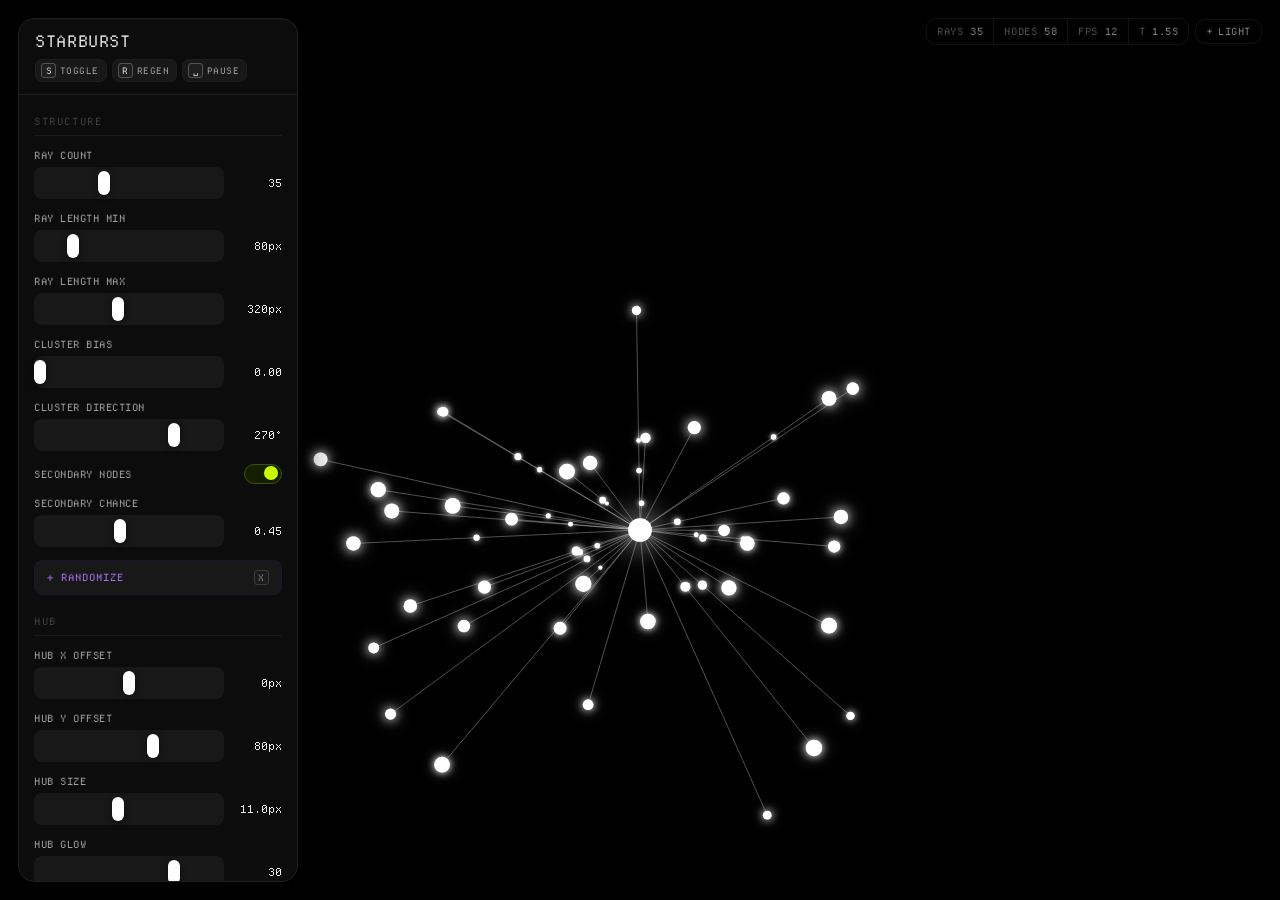
<file: starburst/index.html>
<!DOCTYPE html>
<html lang="en">
<head>
<meta charset="UTF-8">
<meta name="viewport" content="width=device-width, initial-scale=1.0">
<title>STARBURST // NODE PATTERN GENERATOR</title>
<style>
@font-face {
  font-family: 'DepartureMono';
  src: url('[data-uri]') format('woff');
  font-weight: normal;
  font-style: normal;
}

*,*::before,*::after{box-sizing:border-box;margin:0;padding:0}

:root {
  --font: 'DepartureMono','Courier New',monospace;
  --font-d: 'DepartureMono','Courier New',monospace;
  --sw: 280px;
  --body-bg: #080808;
  --sb-bg: rgba(13,13,13,0.97);
  --border: #1e1e1e;
  --text: #aaaaaa;
  --text-b: #e8e8e8;
  --text-d: #444444;
  --accent: #c8ff00;
  --track: #181818;
  --thumb: #ffffff;
  --sec-line: #1a1a1a;
  --hud-bg: rgba(0,0,0,0.65);
  --hud-border: rgba(255,255,255,0.07);
  --hud-text: #555;
  --hud-val: #888;
  --tog-on-bg: #151f00;
  --tog-on-border: #3a5500;
  --tog-on-thumb: #c8ff00;
}
body.light {
  --body-bg: #e4e4e4;
  --sb-bg: rgba(242,242,242,0.97);
  --border: #cccccc;
  --text: #444444;
  --text-b: #111111;
  --text-d: #999999;
  --track: #d0d0d0;
  --thumb: #222222;
  --sec-line: #cccccc;
  --hud-bg: rgba(255,255,255,0.82);
  --hud-border: rgba(0,0,0,0.1);
  --hud-text: #aaa;
  --hud-val: #666;
  --tog-on-bg: #e8f8c0;
  --tog-on-border: #9ab800;
  --tog-on-thumb: #6a9000;
}

html,body { height:100%; overflow:hidden; background:var(--body-bg); color:var(--text); font-family:var(--font); font-size:12px; transition:background .3s; }

/* Canvas full screen */
#cv-wrap { position:fixed; inset:0; background:#040404; }
#canvas  { display:block; cursor:crosshair; width:100%; height:100%; }

/* ── Floating sidebar ── */
#sidebar {
  position:fixed; top:18px; left:18px;
  width:var(--sw); max-height:calc(100vh - 36px);
  z-index:100;
  background:var(--sb-bg);
  border:1px solid var(--border);
  border-radius:16px;
  display:flex; flex-direction:column; overflow:hidden;
  backdrop-filter:blur(14px); -webkit-backdrop-filter:blur(14px);
  box-shadow:0 8px 48px rgba(0,0,0,.7), 0 1px 0 rgba(255,255,255,.03) inset;
  transform-origin:top left;
  transition:transform .26s cubic-bezier(.4,0,.2,1), opacity .26s ease, background .3s, border-color .3s;
}
#sidebar.hide { transform:scale(.93) translateY(-10px); opacity:0; pointer-events:none; }

/* Show button */
#show-btn {
  position:fixed; top:18px; left:18px; z-index:99;
  background:var(--hud-bg); border:1px solid var(--hud-border);
  border-radius:10px; padding:7px 13px;
  display:flex; align-items:center; gap:7px;
  cursor:pointer; font-family:var(--font); font-size:10px;
  color:var(--hud-text); text-transform:uppercase; letter-spacing:.1em;
  backdrop-filter:blur(8px);
  box-shadow:0 4px 20px rgba(0,0,0,.5);
  transition:opacity .2s, color .15s; user-select:none;
  opacity:0; pointer-events:none;
}
#show-btn:hover { color:var(--text); }
#sidebar.hide ~ #show-btn { opacity:1; pointer-events:all; }
.kp {
  display:inline-flex; align-items:center; justify-content:center;
  min-width:15px; height:15px; background:rgba(255,255,255,.08);
  border:1px solid rgba(255,255,255,.15); border-radius:3px;
  font-size:9px; color:var(--hud-val); padding:0 2px;
}
body.light .kp { background:rgba(0,0,0,.06); border-color:rgba(0,0,0,.15); }

/* Sidebar header */
#sb-header { padding:14px 16px 12px; border-bottom:1px solid var(--border); flex-shrink:0; }
.hdr-top { display:flex; flex-direction:column; gap:10px; }
.app-title { font-family:var(--font-d); font-size:16px; letter-spacing:.04em; color:var(--text-b); text-transform:uppercase; line-height:1; }
.badges { display:flex; gap:5px; flex-wrap:nowrap; }
.badge-rand { border-color:#3a2060 !important; color:#cc99ff; }
.badge-rand:hover { border-color:#7744cc !important; color:#eeccff; }
.badge {
  display:flex; align-items:center; gap:4px;
  background:var(--track); border:1px solid var(--border); border-radius:7px;
  padding:3px 7px 3px 5px; cursor:pointer; user-select:none;
  transition:border-color .12s, filter .12s;
}
.badge:hover { border-color:var(--text-d); filter:brightness(1.25); }
.badge:active { transform:scale(.95); }
.kk {
  display:inline-flex; align-items:center; justify-content:center;
  min-width:15px; height:15px;
  background:var(--border); border:1px solid #555;
  border-radius:3px; font-size:9px; color:var(--text-b); padding:0 2px;
}
.bl { font-size:9px; color:var(--text); text-transform:uppercase; letter-spacing:.05em; }

/* Scroll area */
#scroll { flex:1; overflow-y:auto; overflow-x:hidden; padding:0 15px 24px; scrollbar-width:thin; scrollbar-color:#222 transparent; }
#scroll::-webkit-scrollbar { width:2px; }
#scroll::-webkit-scrollbar-thumb { background:#252525; border-radius:1px; }

/* Section */
.sec { margin-top:20px; }
.sec-lbl { font-size:10px; letter-spacing:.16em; color:var(--text-d); text-transform:uppercase; padding-bottom:7px; border-bottom:1px solid var(--sec-line); margin-bottom:13px; }

/* Control */
.ctrl { margin-bottom:13px; }
.ctrl-n { font-size:10px; color:var(--text); letter-spacing:.05em; text-transform:uppercase; margin-bottom:5px; display:block; }
.ctrl-r { display:flex; align-items:center; gap:10px; }
.cv { font-size:11px; color:var(--text-b); min-width:48px; text-align:right; white-space:nowrap; flex-shrink:0; font-variant-numeric:tabular-nums; }

/* Pill sliders */
input[type=range] {
  -webkit-appearance:none; appearance:none;
  width:100%; flex:1; height:32px; background:transparent;
  outline:none; cursor:pointer; padding:0; margin:0;
}
input[type=range]::-webkit-slider-runnable-track { height:32px; background:var(--track); border-radius:8px; }
input[type=range]::-webkit-slider-thumb {
  -webkit-appearance:none; width:12px; height:24px; border-radius:6px;
  background:var(--thumb); border:none; cursor:pointer; margin-top:4px;
  box-shadow:0 1px 6px rgba(0,0,0,.5); transition:opacity .12s;
}
input[type=range]::-webkit-slider-thumb:hover { opacity:.8; }
input[type=range]::-moz-range-track { height:32px; background:var(--track); border-radius:8px; }
input[type=range]::-moz-range-thumb { width:12px; height:24px; border-radius:6px; background:var(--thumb); border:none; cursor:pointer; }

/* Toggles */
.tog-r { display:flex; align-items:center; justify-content:space-between; margin-bottom:13px; font-size:10px; letter-spacing:.05em; text-transform:uppercase; color:var(--text); }
.tog { position:relative; width:38px; height:20px; flex-shrink:0; }
.tog input { position:absolute; opacity:0; width:0; height:0; }
.tog-t { position:absolute; inset:0; background:var(--track); border:1px solid var(--border); border-radius:10px; cursor:pointer; transition:background .2s, border-color .2s; }
.tog-th { position:absolute; width:14px; height:14px; top:2px; left:2px; background:var(--text-d); border-radius:50%; transition:transform .2s, background .2s; pointer-events:none; }
.tog input:checked ~ .tog-t { background:var(--tog-on-bg); border-color:var(--tog-on-border); }
.tog input:checked ~ .tog-th { transform:translateX(18px); background:var(--tog-on-thumb); }

/* Color grid */
.col-grid { display:grid; grid-template-columns:1fr 1fr; gap:8px; margin-bottom:13px; }
.col-item label { display:block; font-size:9px; color:var(--text-d); margin-bottom:4px; letter-spacing:.06em; text-transform:uppercase; }
.col-hex { font-size:9px; color:var(--text); letter-spacing:.04em; }
input[type=color] {
  -webkit-appearance:none; width:100%; height:28px;
  border:1px solid var(--border); border-radius:6px;
  background:var(--track); cursor:pointer; padding:2px 3px;
}
input[type=color]::-webkit-color-swatch-wrapper { padding:0; }
input[type=color]::-webkit-color-swatch { border:none; border-radius:4px; }

/* Buttons */
.btn {
  width:100%; padding:9px 12px;
  background:var(--track); color:var(--text);
  border:1px solid var(--border); font-family:var(--font); font-size:10px;
  letter-spacing:.1em; cursor:pointer; border-radius:8px; margin-bottom:6px;
  text-align:left; text-transform:uppercase;
  display:flex; align-items:center; gap:8px;
  transition:filter .12s, border-color .12s, color .12s;
}
.btn:hover { filter:brightness(1.2); border-color:var(--text-d); }
.btn:active { transform:translateY(1px); }
.bi { opacity:.65; }
.btn-regen { border-color:#1a2e10; color:#70c870; }
.btn-regen:hover { color:#90e890; }
.btn-rand { border-color:#1a1535; color:#b07aff; }
.btn-rand:hover { color:#d4aaff; }
.btn-rand .bi { display:inline-block; }
.btn-pause { border-color:#141428; color:#8888ff; }
.btn-pause:hover { color:#aaaaf0; }
.exp-grid { display:grid; grid-template-columns:1fr 1fr; gap:6px; margin-bottom:6px; }
.exp-grid .btn { margin-bottom:0; }
.btn-gif { grid-column:1/-1; border-color:#280808; color:#e07070; }
.btn-gif:hover { color:#ff9090; }

/* GIF progress inline */
#gif-prog { display:none; padding:10px; margin-top:4px; background:#0a0a18; border:1px solid #181830; border-radius:8px; }
#gif-prog.on { display:block; }
#gp-lbl { display:flex; justify-content:space-between; font-size:10px; color:#8888ff; text-transform:uppercase; letter-spacing:.08em; margin-bottom:6px; }
#gp-track { background:#141430; border-radius:3px; height:3px; overflow:hidden; }
#gp-fill { height:100%; background:#8888ff; border-radius:3px; width:0%; transition:width .08s linear; }

/* HUD */
#hud { position:fixed; top:18px; right:18px; z-index:100; display:flex; align-items:center; gap:6px; font-family:var(--font); font-size:10px; letter-spacing:.06em; pointer-events:none; }
#stats { display:flex; background:var(--hud-bg); border:1px solid var(--hud-border); border-radius:10px; overflow:hidden; backdrop-filter:blur(8px); -webkit-backdrop-filter:blur(8px); transition:background .3s, border-color .3s; }
.stat { padding:6px 10px; color:var(--hud-text); text-transform:uppercase; white-space:nowrap; }
.stat+.stat { border-left:1px solid var(--hud-border); }
.sv { color:var(--hud-val); }
#theme-btn {
  pointer-events:all; display:flex; align-items:center; gap:5px;
  background:var(--hud-bg); border:1px solid var(--hud-border); border-radius:10px; padding:5px 10px;
  cursor:pointer; font-family:var(--font); font-size:10px; color:var(--hud-val); letter-spacing:.06em; text-transform:uppercase;
  backdrop-filter:blur(8px); -webkit-backdrop-filter:blur(8px);
  transition:background .3s, border-color .3s, color .15s; user-select:none;
}
#theme-btn:hover { color:var(--text); }

/* Toast */
#toast {
  position:fixed; bottom:22px; left:50%; transform:translateX(-50%);
  background:var(--hud-bg); border:1px solid var(--hud-border); border-radius:10px;
  padding:7px 18px; font-family:var(--font); font-size:10px;
  color:var(--hud-val); letter-spacing:.1em; text-transform:uppercase;
  backdrop-filter:blur(8px); z-index:200; opacity:0; pointer-events:none; transition:opacity .25s;
}
#toast.on { opacity:1; }

/* ── Mobile popup ── */
#mobile-popup {
  display: none;
  position: fixed; inset: 0; z-index: 9999;
  background: rgba(0,0,0,0.88);
  backdrop-filter: blur(14px); -webkit-backdrop-filter: blur(14px);
  align-items: center; justify-content: center; padding: 24px;
}
#mobile-popup.show { display: flex; }
#mp-box {
  background: var(--sb-bg); border: 1px solid var(--border);
  border-radius: 20px; padding: 30px 22px;
  max-width: 340px; width: 100%; text-align: center;
  box-shadow: 0 20px 60px rgba(0,0,0,.8);
}
#mp-box .mp-icon { font-size: 38px; margin-bottom: 14px; line-height:1; }
#mp-box .mp-title {
  font-family: var(--font-d); font-size: 13px; color: var(--text-b);
  letter-spacing: .12em; text-transform: uppercase; margin-bottom: 12px;
}
#mp-box .mp-body {
  font-size: 11px; color: var(--text); line-height: 1.85;
  letter-spacing: .03em; margin-bottom: 22px;
}
#mp-box .mp-body strong { color: var(--text-b); }
.mp-btn {
  width: 100%; padding: 11px; border-radius: 10px;
  border: 1px solid var(--border); font-family: var(--font);
  font-size: 11px; letter-spacing: .1em; text-transform: uppercase;
  cursor: pointer; margin-bottom: 8px; transition: filter .15s;
  display: block;
}
.mp-btn:hover { filter: brightness(1.15); }
.mp-primary { background: var(--track); color: var(--text-b); }
.mp-dismiss  { background: transparent; color: var(--text-d); border-color: transparent; font-size:10px; }

/* ── Tablet + Mobile shared ── */
@media (max-width: 900px) {

  /* Canvas: full screen, no offset */
  #cv-wrap { top: 0; }

  /* HUD: pinned to bottom, full width, stats + theme side by side */
  #hud {
    top: auto; bottom: 0; left: 0; right: 0;
    transform: none;
    flex-direction: row; align-items: center;
    justify-content: space-between;
    gap: 0; padding: 8px 10px;
    background: var(--hud-bg);
    border-top: 1px solid var(--hud-border);
    backdrop-filter: blur(10px); -webkit-backdrop-filter: blur(10px);
    pointer-events: all;
    flex-wrap: nowrap;
    border-radius: 0;
  }
  #stats {
    flex: 1; border-radius: 8px;
    overflow: hidden; flex-wrap: nowrap;
  }
  .stat { padding: 5px 8px; white-space: nowrap; }
  #theme-btn {
    flex-shrink: 0; margin-left: 8px;
    border-radius: 8px; pointer-events: all;
  }

  /* Sidebar: slides up from bottom */
  #sidebar {
    top: auto; bottom: 0; left: 0; right: 0;
    width: 100%; max-height: 65vh;
    border-radius: 20px 20px 0 0;
    border-bottom: none;
    transform-origin: bottom center;
  }
  #sidebar.hide { transform: translateY(102%); opacity: 1; }

  /* Show button: floating top-left like the reference */
  #show-btn {
    top: 16px; left: 16px;
    right: auto; bottom: auto;
    transform: none;
    border-radius: 12px;
    padding: 8px 14px;
    font-size: 11px;
  }
  #sidebar:not(.hide) ~ #show-btn { opacity: 0; pointer-events: none; }

  #toast { bottom: 70px; }
}

/* ── Phone only extras ── */
@media (max-width: 540px) {
  .stat { padding: 5px 6px; font-size: 9px; }
  .sv { font-size: 9px; }
  #theme-btn { font-size: 9px; padding: 4px 9px; }

  #sb-header { padding: 10px 13px 10px; }
  .app-title { font-size: 12px; letter-spacing: .1em; }
  .badges { gap: 4px; }
  .badge { padding: 2px 6px 2px 4px; }
  .bl { font-size: 8px; }

  #scroll { padding: 0 12px 16px; }
  .sec { margin-top: 14px; }
  .ctrl { margin-bottom: 9px; }
  .ctrl-n { font-size: 9px; }
  .cv { font-size: 10px; min-width: 36px; }
  .sec-lbl { font-size: 9px; }

  input[type=range] { height: 26px; }
  input[type=range]::-webkit-slider-runnable-track { height: 26px; border-radius: 7px; }
  input[type=range]::-webkit-slider-thumb { height: 18px; width: 10px; margin-top: 4px; }

  .btn { padding: 8px 10px; font-size: 9px; }
  #sidebar { max-height: 68vh; }
  #toast { bottom: 65px; font-size: 9px; padding: 5px 14px; }
}
</style>
</head>
<body>

<!-- Canvas -->
<div id="cv-wrap"><canvas id="canvas"></canvas></div>

<!-- Mobile / Tablet Popup -->
<div id="mobile-popup">
  <div id="mp-box">
    <div class="mp-icon">⚠️</div>
    <div class="mp-title">Better on Desktop</div>
    <div class="mp-body">
      <strong>STARBURST</strong> is designed for desktop browsers.<br><br>
      On mobile you can still explore and randomize, but <strong>export features</strong> (PNG, SVG, Video) and the best experience require a desktop or laptop.
    </div>
    <button class="mp-btn mp-primary" onclick="closeMobilePopup()">Continue Anyway</button>
    <button class="mp-btn mp-dismiss" onclick="closeMobilePopup()">Dismiss</button>
  </div>
</div>

<!-- Sidebar -->
<div id="sidebar">
  <div id="sb-header">
    <div class="hdr-top">
      <span class="app-title">STARBURST</span>
      <div class="badges">
        <div class="badge" onclick="toggleSidebar()" title="Toggle sidebar (S)"><span class="kk">S</span><span class="bl">toggle</span></div>
        <div class="badge" onclick="doRegen()" title="Regenerate (R)"><span class="kk">R</span><span class="bl">regen</span></div>
        <div class="badge" onclick="togglePause()" title="Pause/Play (Space)"><span class="kk">␣</span><span class="bl" id="pauseLabel">pause</span></div>
      </div>
    </div>
  </div>

  <div id="scroll">

    <!-- STRUCTURE -->
    <div class="sec">
      <div class="sec-lbl">Structure</div>
      <div class="ctrl"><span class="ctrl-n">Ray Count</span><div class="ctrl-r"><input type="range" id="rayCount" min="10" max="80" value="35" step="1"><span class="cv" id="v-rayCount">35</span></div></div>
      <div class="ctrl"><span class="ctrl-n">Ray Length Min</span><div class="ctrl-r"><input type="range" id="rayLenMin" min="30" max="300" value="80" step="1"><span class="cv" id="v-rayLenMin">80px</span></div></div>
      <div class="ctrl"><span class="ctrl-n">Ray Length Max</span><div class="ctrl-r"><input type="range" id="rayLenMax" min="100" max="600" value="320" step="1"><span class="cv" id="v-rayLenMax">320px</span></div></div>
      <div class="ctrl"><span class="ctrl-n">Cluster Bias</span><div class="ctrl-r"><input type="range" id="clusterBias" min="0" max="1" value="0" step="0.01"><span class="cv" id="v-clusterBias">0.00</span></div></div>
      <div class="ctrl"><span class="ctrl-n">Cluster Direction</span><div class="ctrl-r"><input type="range" id="clusterDir" min="0" max="360" value="270" step="1"><span class="cv" id="v-clusterDir">270°</span></div></div>
      <div class="tog-r">Secondary Nodes<label class="tog"><input type="checkbox" id="secNodes" checked><div class="tog-t"></div><div class="tog-th"></div></label></div>
      <div class="ctrl"><span class="ctrl-n">Secondary Chance</span><div class="ctrl-r"><input type="range" id="secChance" min="0" max="1" value="0.45" step="0.01"><span class="cv" id="v-secChance">0.45</span></div></div>
      <button class="btn btn-rand" onclick="randomizePreset()" style="margin-top:4px;justify-content:space-between;"><span><span class="bi">✦</span> Randomize</span><span class="kk" style="opacity:0.6;">X</span></button>
    </div>

    <!-- HUB -->
    <div class="sec">
      <div class="sec-lbl">Hub</div>
      <div class="ctrl"><span class="ctrl-n">Hub X Offset</span><div class="ctrl-r"><input type="range" id="hubX" min="-300" max="300" value="0" step="1"><span class="cv" id="v-hubX">0px</span></div></div>
      <div class="ctrl"><span class="ctrl-n">Hub Y Offset</span><div class="ctrl-r"><input type="range" id="hubY" min="-300" max="300" value="80" step="1"><span class="cv" id="v-hubY">80px</span></div></div>
      <div class="ctrl"><span class="ctrl-n">Hub Size</span><div class="ctrl-r"><input type="range" id="hubSize" min="4" max="20" value="11" step="0.5"><span class="cv" id="v-hubSize">11.0px</span></div></div>
      <div class="ctrl"><span class="ctrl-n">Hub Glow</span><div class="ctrl-r"><input type="range" id="hubGlow" min="0" max="40" value="30" step="1"><span class="cv" id="v-hubGlow">30</span></div></div>
    </div>

    <!-- NODES -->
    <div class="sec">
      <div class="sec-lbl">Nodes</div>
      <div class="ctrl"><span class="ctrl-n">Node Size Min</span><div class="ctrl-r"><input type="range" id="nodeSzMin" min="2" max="10" value="4" step="0.5"><span class="cv" id="v-nodeSzMin">4.0px</span></div></div>
      <div class="ctrl"><span class="ctrl-n">Node Size Max</span><div class="ctrl-r"><input type="range" id="nodeSzMax" min="4" max="16" value="8" step="0.5"><span class="cv" id="v-nodeSzMax">8.0px</span></div></div>
      <div class="ctrl"><span class="ctrl-n">Node Glow</span><div class="ctrl-r"><input type="range" id="nodeGlow" min="0" max="30" value="12" step="1"><span class="cv" id="v-nodeGlow">12</span></div></div>
      <div class="ctrl"><span class="ctrl-n">Line Opacity</span><div class="ctrl-r"><input type="range" id="lineOpacity" min="0.05" max="1" value="0.45" step="0.01"><span class="cv" id="v-lineOpacity">0.45</span></div></div>
      <div class="ctrl"><span class="ctrl-n">Line Width</span><div class="ctrl-r"><input type="range" id="lineWidth" min="0.3" max="2" value="0.7" step="0.1"><span class="cv" id="v-lineWidth">0.7px</span></div></div>
      <div class="col-grid">
        <div class="col-item"><label>Node Color</label><input type="color" id="nodeColor" value="#ffffff"><span class="col-hex" id="h-nodeColor">#ffffff</span></div>
        <div class="col-item"><label>Line Color</label><input type="color" id="lineColor" value="#ffffff"><span class="col-hex" id="h-lineColor">#ffffff</span></div>
      </div>
    </div>

    <!-- BACKGROUND -->
    <div class="sec">
      <div class="sec-lbl">Background</div>
      <div class="col-item">
        <label>BG Color</label>
        <input type="color" id="bgColor" value="#000000" style="width:100%">
        <span class="col-hex" id="h-bgColor">#000000</span>
      </div>
    </div>

    <!-- ANIMATION -->
    <div class="sec">
      <div class="sec-lbl">Animation</div>
      <div class="ctrl"><span class="ctrl-n">Sway Intensity</span><div class="ctrl-r"><input type="range" id="swayInt" min="0" max="3" value="1.2" step="0.05"><span class="cv" id="v-swayInt">1.20</span></div></div>
      <div class="ctrl"><span class="ctrl-n">Pulse Speed</span><div class="ctrl-r"><input type="range" id="pulseSpeed" min="0" max="3" value="1" step="0.05"><span class="cv" id="v-pulseSpeed">1.00</span></div></div>
      <div class="ctrl"><span class="ctrl-n">Anim Speed</span><div class="ctrl-r"><input type="range" id="animSpeed" min="0" max="3" value="1" step="0.05"><span class="cv" id="v-animSpeed">1.00</span></div></div>
      <div class="tog-r">Length Breathe<label class="tog"><input type="checkbox" id="lenBreathe" checked><div class="tog-t"></div><div class="tog-th"></div></label></div>
      <button class="btn btn-pause" id="pauseBtn" onclick="togglePause()"><span class="bi">⏸</span> Pause</button>
    </div>

    <!-- REGENERATE -->
    <div class="sec">
      <div class="sec-lbl">Generate</div>
      <button class="btn btn-regen" onclick="doRegen()"><span class="bi">↻</span> Regenerate</button>
    </div>

    <!-- EXPORT -->
    <div class="sec">
      <div class="sec-lbl">Export</div>
      <div class="exp-grid">
        <button class="btn" onclick="exportPNG()"><span class="bi">⬇</span> PNG</button>
        <button class="btn" onclick="exportSVG()"><span class="bi">⬇</span> SVG</button>
        <button class="btn btn-gif" onclick="exportGIF()"><span class="bi">●</span> Video · 5s · WebM</button>
      </div>
      <div id="gif-prog">
        <div id="gp-lbl"><span id="gp-txt">Capturing…</span><span id="gp-pct">0%</span></div>
        <div id="gp-track"><div id="gp-fill"></div></div>
      </div>
    </div>

    <!-- SHORTCUTS HINT -->
    <div class="sec">
      <div class="sec-lbl">Shortcuts</div>
      <div style="font-size:9px;color:var(--text-d);line-height:1.9;letter-spacing:.04em;">
        <span style="color:var(--text)">S</span> · toggle panel &nbsp;|&nbsp; <span style="color:var(--text)">R</span> · regen<br>
        <span style="color:var(--text)">Space / P</span> · pause<br>
        <span style="color:var(--text)">T</span> · light/dark mode<br>
        <span style="color:var(--text)">E</span> · export PNG<br>
        <span style="color:var(--text)">← →</span> · ray count<br>
        <span style="color:var(--text)">↑ ↓</span> · anim speed
      </div>
    </div>

  </div>
</div>

<!-- Show button -->
<div id="show-btn" onclick="toggleSidebar()" title="Show settings (S)">
  <span class="kp">S</span> Settings
</div>

<!-- HUD -->
<div id="hud">
  <div id="stats">
    <div class="stat">rays <span class="sv" id="stat-rays">35</span></div>
    <div class="stat">nodes <span class="sv" id="stat-nodes">0</span></div>
    <div class="stat">fps <span class="sv" id="stat-fps">60</span></div>
    <div class="stat">t <span class="sv" id="stat-time">0.0s</span></div>
  </div>
  <button id="theme-btn" onclick="toggleTheme()" title="Toggle light/dark (T)">
    <span id="t-icon">☀</span><span id="t-lbl"> light</span>
  </button>
</div>

<!-- Toast -->
<div id="toast"></div>

<script>
'use strict';

// ── Mobile / tablet detection ──
function isMobileOrTablet() {
  return /Android|webOS|iPhone|iPad|iPod|BlackBerry|IEMobile|Opera Mini/i.test(navigator.userAgent)
    || (navigator.maxTouchPoints > 1 && window.innerWidth < 1024);
}
function closeMobilePopup() {
  document.getElementById('mobile-popup').classList.remove('show');
  sessionStorage.setItem('sb-mobile-dismissed', '1');
}
if (isMobileOrTablet() && !sessionStorage.getItem('sb-mobile-dismissed')) {
  document.getElementById('mobile-popup').classList.add('show');
}
const canvas = document.getElementById('canvas');
const ctx    = canvas.getContext('2d');

function resizeCanvas() {
  canvas.width  = window.innerWidth;
  canvas.height = window.innerHeight;
}
resizeCanvas();
window.addEventListener('resize', () => { resizeCanvas(); regenerate(); });

function W() { return canvas.width; }
function H() { return canvas.height; }

let paused = false, time = 0, lastTs = 0;
let fpsA = 0, fpsC = 0, fps = 60;
let rays = [], nodeCnt = 0;
const mouse = { x:-9999, y:-9999, on:false };

canvas.addEventListener('mousemove', e => {
  const r = canvas.getBoundingClientRect();
  mouse.x = (e.clientX - r.left) * (W() / r.width);
  mouse.y = (e.clientY - r.top)  * (H() / r.height);
  mouse.on = true;
});
canvas.addEventListener('mouseleave', () => { mouse.on = false; });

function G(id) { return document.getElementById(id); }
function getP() {
  return {
    rayCount:   +G('rayCount').value,
    rayLenMin:  +G('rayLenMin').value,
    rayLenMax:  +G('rayLenMax').value,
    clusterBias:+G('clusterBias').value,
    clusterDir: +G('clusterDir').value * Math.PI / 180,
    secNodes:    G('secNodes').checked,
    secChance:  +G('secChance').value,
    hubX:       +G('hubX').value,
    hubY:       +G('hubY').value,
    hubSize:    +G('hubSize').value,
    hubGlow:    +G('hubGlow').value,
    nodeSzMin:  +G('nodeSzMin').value,
    nodeSzMax:  +G('nodeSzMax').value,
    nodeGlow:   +G('nodeGlow').value,
    nodeColor:   G('nodeColor').value,
    lineColor:   G('lineColor').value,
    lineOpacity:+G('lineOpacity').value,
    lineWidth:  +G('lineWidth').value,
    swayInt:    +G('swayInt').value,
    pulseSpeed: +G('pulseSpeed').value,
    animSpeed:  +G('animSpeed').value,
    lenBreathe:  G('lenBreathe').checked,
    bgColor:     G('bgColor').value,
  };
}

function rand(a,b) { return a + Math.random()*(b-a); }
function rgb(hex) { return `${parseInt(hex.slice(1,3),16)},${parseInt(hex.slice(3,5),16)},${parseInt(hex.slice(5,7),16)}`; }

function buildRays(p) {
  const out = [];
  for (let i = 0; i < p.rayCount; i++) {
    const hs = (1 - p.clusterBias) * Math.PI;
    const angle = p.clusterDir + rand(-hs, hs);
    const secs = [];
    if (p.secNodes && Math.random() < p.secChance) {
      const n = Math.random() < 0.4 ? 2 : 1;
      for (let j = 0; j < n; j++)
        secs.push({ t:rand(.25,.8), size:rand(2,5), po:rand(0,Math.PI*2) });
    }
    out.push({ angle, baseLen:rand(p.rayLenMin,p.rayLenMax), tipSize:rand(p.nodeSzMin,p.nodeSzMax),
               so:rand(0,Math.PI*2), sf:rand(.3,.9), lo:rand(0,Math.PI*2), lf:rand(.2,.6), po:rand(0,Math.PI*2),
               secs, mad:0, mld:0 });
  }
  return out;
}

function regenerate() { rays = buildRays(getP()); }
regenerate();

function drawNode(x,y,size,glow,col) {
  const c = rgb(col);
  ctx.save();
  ctx.shadowBlur = glow; ctx.shadowColor = `rgba(${c},1)`;
  ctx.fillStyle = `rgba(${c},1)`;
  ctx.beginPath(); ctx.arc(x,y,size,0,Math.PI*2); ctx.fill();
  if (glow > 0) { ctx.shadowBlur = glow*2; ctx.globalAlpha = .4; ctx.fill(); }
  ctx.restore();
}

function draw(t) {
  const p = getP();
  const cx = W()/2 + p.hubX, cy = H()/2 + p.hubY;
  ctx.fillStyle = p.bgColor; ctx.fillRect(0,0,W(),H());

  const hp = Math.sin(t * p.pulseSpeed * .8) * .5 + .5;
  const hmd = Math.hypot(mouse.x-cx, mouse.y-cy);
  const hmb = mouse.on ? Math.max(0, 1 - hmd/180) : 0;
  const hglow = p.hubGlow*(0.7+0.3*hp) + hmb*20;
  const hsz   = p.hubSize*(1+0.08*hp+hmb*.25);

  let nc = 1;
  const lr = rgb(p.lineColor);

  for (const ray of rays) {
    // Mouse spring
    const bx = cx + Math.cos(ray.angle)*ray.baseLen;
    const by = cy + Math.sin(ray.angle)*ray.baseLen;
    if (mouse.on) {
      const d = Math.hypot(mouse.x-bx, mouse.y-by);
      const inf = Math.max(0, 1 - d/220);
      let ad = Math.atan2(mouse.y-cy, mouse.x-cx) - ray.angle;
      while(ad >  Math.PI) ad -= Math.PI*2;
      while(ad < -Math.PI) ad += Math.PI*2;
      ray.mad += (ad*inf*.38 - ray.mad) * .13;
      ray.mld += (inf*55      - ray.mld) * .13;
    } else { ray.mad *= .87; ray.mld *= .87; }

    const sway = (p.swayInt*Math.PI/180)*3;
    const angle = ray.angle + Math.sin(t*ray.sf*p.animSpeed+ray.so)*sway + ray.mad;
    let len = ray.baseLen;
    if (p.lenBreathe) len *= (1 + Math.sin(t*ray.lf*p.animSpeed+ray.lo)*.1);
    len += ray.mld;

    const tx = cx + Math.cos(angle)*len, ty = cy + Math.sin(angle)*len;

    ctx.save(); ctx.globalAlpha = p.lineOpacity;
    ctx.strokeStyle = `rgba(${lr},1)`; ctx.lineWidth = p.lineWidth; ctx.shadowBlur = 0;
    ctx.beginPath(); ctx.moveTo(cx,cy); ctx.lineTo(tx,ty); ctx.stroke(); ctx.restore();

    const tp = Math.sin(t*p.pulseSpeed*.9*p.animSpeed+ray.po)*.5+.5;
    drawNode(tx, ty, ray.tipSize*(1+.12*tp), p.nodeGlow*(.6+.4*tp), p.nodeColor); nc++;

    if (p.secNodes) {
      for (const s of ray.secs) {
        const sp = Math.sin(t*p.pulseSpeed*p.animSpeed+s.po)*.5+.5;
        drawNode(cx+Math.cos(angle)*len*s.t, cy+Math.sin(angle)*len*s.t, s.size, p.nodeGlow*.6*(.5+.5*sp), p.nodeColor); nc++;
      }
    }
  }
  drawNode(cx, cy, hsz, hglow, p.nodeColor);
  nodeCnt = nc;
}

function loop(ts) {
  if (!paused) {
    const dt = Math.min((ts-lastTs)/1000, .1);
    time += dt * getP().animSpeed;
    fpsA += dt; fpsC++;
    if (fpsA >= .5) { fps = Math.round(fpsC/fpsA); fpsA=0; fpsC=0; }
    draw(time);
    G('stat-rays').textContent  = rays.length;
    G('stat-nodes').textContent = nodeCnt;
    G('stat-fps').textContent   = fps;
    G('stat-time').textContent  = time.toFixed(1)+'s';
  }
  lastTs = ts;
  requestAnimationFrame(loop);
}
requestAnimationFrame(ts => { lastTs=ts; requestAnimationFrame(loop); });

// ── Slider wiring ──
function ws(id, sfx, dec) {
  sfx = sfx||''; dec = dec||0;
  const el=G(id), v=G('v-'+id);
  const up = () => { const n=parseFloat(el.value); v.textContent=(dec?n.toFixed(dec):Math.round(n))+sfx; };
  el.addEventListener('input', up); up();
}
ws('rayCount'); ws('rayLenMin','px'); ws('rayLenMax','px');
ws('clusterBias','',2); ws('clusterDir','°'); ws('secChance','',2);
ws('hubX','px'); ws('hubY','px'); ws('hubSize','px',1); ws('hubGlow');
ws('nodeSzMin','px',1); ws('nodeSzMax','px',1); ws('nodeGlow');
ws('lineOpacity','',2); ws('lineWidth','px',1);
ws('swayInt','',2); ws('pulseSpeed','',2); ws('animSpeed','',2);

['nodeColor','lineColor','bgColor'].forEach(id => {
  const el=G(id), h=G('h-'+id);
  el.addEventListener('input', () => { h.textContent = el.value; });
});

['rayCount','rayLenMin','rayLenMax','clusterBias','clusterDir','secNodes','secChance','nodeSzMin','nodeSzMax']
  .forEach(id => {
    const el = G(id);
    el.addEventListener('change', regenerate);
    if (el.type==='range') el.addEventListener('input', regenerate);
  });

// ── UI ──
let sbVis = !isMobileOrTablet();
if (!sbVis) G('sidebar').classList.add('hide');
function toggleSidebar() {
  sbVis = !sbVis;
  G('sidebar').classList.toggle('hide', !sbVis);
  toast(sbVis ? 'Panel shown' : 'Press S to show panel');
}

function togglePause() {
  paused = !paused;
  G('pauseBtn').innerHTML = paused ? '<span class="bi">▶</span> Play' : '<span class="bi">⏸</span> Pause';
  G('pauseLabel').textContent = paused ? 'play' : 'pause';
  toast(paused ? 'Paused' : 'Playing');
}

function doRegen() { regenerate(); toast('Regenerated'); }

let lightMode = false;
function toggleTheme() {
  lightMode = !lightMode;
  document.body.classList.toggle('light', lightMode);
  G('t-icon').textContent = lightMode ? '🌙' : '☀';
  G('t-lbl').textContent  = lightMode ? ' dark' : ' light';
  toast(lightMode ? 'Light mode' : 'Dark mode');
}

let toastTmr = null;
function toast(msg) {
  const el = G('toast');
  el.textContent = msg; el.classList.add('on');
  clearTimeout(toastTmr);
  toastTmr = setTimeout(() => el.classList.remove('on'), 1500);
}

// ── Keyboard ──
document.addEventListener('keydown', e => {
  if (e.target.tagName==='INPUT') return;
  switch(e.key.toLowerCase()) {
    case 's': toggleSidebar(); break;
    case 'r': doRegen(); break;
    case 'x': randomizePreset(); break;
    case ' ': case 'p': e.preventDefault(); togglePause(); break;
    case 't': toggleTheme(); break;
    case 'e': exportPNG(); toast('PNG saved'); break;
    case 'arrowup':
      e.preventDefault();
      G('animSpeed').value = Math.min(3, +G('animSpeed').value+.1);
      G('animSpeed').dispatchEvent(new Event('input'));
      toast('Speed ↑'); break;
    case 'arrowdown':
      e.preventDefault();
      G('animSpeed').value = Math.max(0, +G('animSpeed').value-.1);
      G('animSpeed').dispatchEvent(new Event('input'));
      toast('Speed ↓'); break;
    case 'arrowright':
      e.preventDefault();
      G('rayCount').value = Math.min(80, +G('rayCount').value+1);
      G('rayCount').dispatchEvent(new Event('input'));
      regenerate(); toast('Rays +1'); break;
    case 'arrowleft':
      e.preventDefault();
      G('rayCount').value = Math.max(10, +G('rayCount').value-1);
      G('rayCount').dispatchEvent(new Event('input'));
      regenerate(); toast('Rays -1'); break;
  }
});

// ── PNG ──
function exportPNG() {
  draw(time);
  const a = document.createElement('a');
  a.href = canvas.toDataURL('image/png');
  a.download = 'starburst_'+Date.now()+'.png'; a.click();
}

// ── SVG ──
function exportSVG() {
  const p = getP(), cx=W()/2+p.hubX, cy=H()/2+p.hubY;
  const lr=rgb(p.lineColor), nr=rgb(p.nodeColor);

  // Each node = 2 circles: blurred glow underneath + solid core on top
  // This is the only way Figma correctly renders both layers
  let lns='', secGlow='', secCore='', tipGlow='', tipCore='';

  for (const ray of rays) {
    const tx=cx+Math.cos(ray.angle)*ray.baseLen, ty=cy+Math.sin(ray.angle)*ray.baseLen;
    const tr=ray.tipSize.toFixed(2), txs=tx.toFixed(2), tys=ty.toFixed(2);

    // Line
    lns += `\n    <line x1="${cx.toFixed(2)}" y1="${cy.toFixed(2)}" x2="${txs}" y2="${tys}" stroke="rgb(${lr})" stroke-width="${p.lineWidth}" opacity="${p.lineOpacity}"/>`;

    // Tip: glow circle (blurred, larger, semi-transparent) + solid core
    tipGlow += `\n    <circle cx="${txs}" cy="${tys}" r="${(ray.tipSize*2.2).toFixed(2)}" fill="rgb(${nr})" opacity="0.35" filter="url(#blur-tip)"/>`;
    tipCore += `\n    <circle cx="${txs}" cy="${tys}" r="${tr}" fill="rgb(${nr})"/>`;

    // Secondary nodes
    if (p.secNodes) for (const s of ray.secs) {
      const sx=(cx+Math.cos(ray.angle)*ray.baseLen*s.t).toFixed(2);
      const sy=(cy+Math.sin(ray.angle)*ray.baseLen*s.t).toFixed(2);
      const sr=s.size.toFixed(2);
      secGlow += `\n    <circle cx="${sx}" cy="${sy}" r="${(s.size*2).toFixed(2)}" fill="rgb(${nr})" opacity="0.28" filter="url(#blur-sec)"/>`;
      secCore += `\n    <circle cx="${sx}" cy="${sy}" r="${sr}" fill="rgb(${nr})" opacity="0.85"/>`;
    }
  }

  // Hub
  const hgr = (p.hubSize * 3.5).toFixed(2), hsr = p.hubSize.toFixed(2);
  const hubGlow = `\n    <circle cx="${cx.toFixed(2)}" cy="${cy.toFixed(2)}" r="${hgr}" fill="rgb(${nr})" opacity="0.4" filter="url(#blur-hub)"/>`;
  const hubCore = `\n    <circle cx="${cx.toFixed(2)}" cy="${cy.toFixed(2)}" r="${hsr}" fill="rgb(${nr})"/>`;

  const out = `<svg xmlns="http://www.w3.org/2000/svg" width="${W()}" height="${H()}" style="background:${p.bgColor}">

  <defs>
    <!-- Pure blur filters — no feMerge, Figma compatible -->
    <filter id="blur-tip" x="-150%" y="-150%" width="400%" height="400%">
      <feGaussianBlur stdDeviation="${(p.nodeGlow * 0.6).toFixed(1)}"/>
    </filter>
    <filter id="blur-sec" x="-150%" y="-150%" width="400%" height="400%">
      <feGaussianBlur stdDeviation="${(p.nodeGlow * 0.4).toFixed(1)}"/>
    </filter>
    <filter id="blur-hub" x="-150%" y="-150%" width="400%" height="400%">
      <feGaussianBlur stdDeviation="${(p.hubGlow * 0.55).toFixed(1)}"/>
    </filter>
  </defs>

  <!-- LAYER 1: Lines -->
  <g id="layer-lines">${lns}
  </g>

  <!-- LAYER 2: Secondary node glows -->
  <g id="layer-secondary-glows">${secGlow || '\n    <!-- none -->'}
  </g>

  <!-- LAYER 3: Secondary node cores -->
  <g id="layer-secondary-cores">${secCore || '\n    <!-- none -->'}
  </g>

  <!-- LAYER 4: Tip node glows -->
  <g id="layer-tip-glows">${tipGlow}
  </g>

  <!-- LAYER 5: Tip node cores -->
  <g id="layer-tip-cores">${tipCore}
  </g>

  <!-- LAYER 6: Hub glow -->
  <g id="layer-hub-glow">${hubGlow}
  </g>

  <!-- LAYER 7: Hub core -->
  <g id="layer-hub-core">${hubCore}
  </g>

</svg>`;

  const a = document.createElement('a');
  a.href = URL.createObjectURL(new Blob([out],{type:'image/svg+xml'}));
  a.download = 'starburst_'+Date.now()+'.svg'; a.click();
  toast('SVG saved');
}

// ── GIF ──
let isRecording = false;

function exportGIF() {
  if (isRecording) return;

  const prog = G('gif-prog'), fill = G('gp-fill'), pct = G('gp-pct'), txt = G('gp-txt');

  if (!window.MediaRecorder || !canvas.captureStream) {
    alert('Recording not supported in this browser. Please use Chrome or Edge.');
    return;
  }

  const mimeType = ['video/webm;codecs=vp9', 'video/webm;codecs=vp8', 'video/webm']
    .find(m => MediaRecorder.isTypeSupported(m)) || 'video/webm';

  const DURATION = 5000; // 5 seconds
  const chunks = [];

  const stream   = canvas.captureStream(60);
  const recorder = new MediaRecorder(stream, { mimeType, videoBitsPerSecond: 12_000_000 });

  recorder.ondataavailable = e => { if (e.data && e.data.size > 0) chunks.push(e.data); };

  recorder.onstop = () => {
    const blob = new Blob(chunks, { type: mimeType });
    const a = document.createElement('a');
    a.href = URL.createObjectURL(blob);
    a.download = 'starburst_' + Date.now() + '.webm';
    a.click();
    setTimeout(() => URL.revokeObjectURL(a.href), 3000);
    prog.classList.remove('on');
    isRecording = false;
    paused = false;
    toast('Video saved');
  };

  isRecording = true;
  paused = false; // keep animation running so it gets captured
  prog.classList.add('on');
  txt.textContent = 'Recording…';
  fill.style.width = '0%';
  pct.textContent = '0%';

  recorder.start(100);

  const startTs = performance.now();

  function recLoop(ts) {
    const elapsed = ts - startTs;
    const v = Math.min(Math.round((elapsed / DURATION) * 100), 100);
    const secLeft = Math.max(0, (DURATION - elapsed) / 1000).toFixed(1);

    fill.style.width = v + '%';
    pct.textContent = v + '%';
    txt.textContent = `⏺ REC  ${v}%  [${secLeft}s left]`;

    if (elapsed < DURATION) {
      requestAnimationFrame(recLoop);
    } else {
      recorder.stop();
    }
  }

  requestAnimationFrame(recLoop);
}

// ── RANDOMIZE PRESET ──
const RAND_PALETTES = [
  { name:'Ember',      node:'#ff6030', line:'#ff3800', bg:'#0a0200' },
  { name:'Ocean',      node:'#40d0ff', line:'#0088cc', bg:'#000a12' },
  { name:'Aurora',     node:'#40ffaa', line:'#00cc66', bg:'#000a05' },
  { name:'Violet',     node:'#cc88ff', line:'#8844ee', bg:'#08000f' },
  { name:'Gold',       node:'#ffcc44', line:'#ff9900', bg:'#0a0600' },
  { name:'Rose',       node:'#ff88bb', line:'#ee3377', bg:'#0a0005' },
  { name:'Ice',        node:'#aaeeff', line:'#66ccff', bg:'#000810' },
  { name:'Neon',       node:'#ccff00', line:'#88ff00', bg:'#030800' },
  { name:'Crimson',    node:'#ff4455', line:'#cc1122', bg:'#0a0002' },
  { name:'Mint',       node:'#88ffdd', line:'#22ddaa', bg:'#00080a' },
  { name:'Peach',      node:'#ffaa77', line:'#ff6633', bg:'#0a0300' },
  { name:'Cobalt',     node:'#5588ff', line:'#2244ee', bg:'#00020f' },
  { name:'Sakura',     node:'#ffaabb', line:'#ee6688', bg:'#0a0005' },
  { name:'Lime',       node:'#bbff44', line:'#88dd00', bg:'#040900' },
  { name:'Arctic',     node:'#ffffff', line:'#aaddff', bg:'#000510' },
  { name:'Lava',       node:'#ff8822', line:'#ff4400', bg:'#0a0200' },
  { name:'Cyber',      node:'#00ffff', line:'#00aacc', bg:'#000a0a' },
  { name:'Dusk',       node:'#ffaacc', line:'#cc55aa', bg:'#08000a' },
  { name:'Forest',     node:'#66ff88', line:'#228844', bg:'#000a02' },
  { name:'Ghost',      node:'#ddeeff', line:'#99bbcc', bg:'#020408' },
];

function rr(min, max) { return min + Math.random() * (max - min); }
function ri(min, max) { return Math.floor(rr(min, max + 1)); }
function pick(arr) { return arr[Math.floor(Math.random() * arr.length)]; }

function setSlider(id, val) {
  const el = G(id);
  el.value = val;
  el.dispatchEvent(new Event('input'));
}
function setColor(id, hex) {
  const el = G(id);
  el.value = hex;
  const h = G('h-' + id);
  if (h) h.textContent = hex;
}

function randomizePreset() {
  const palette = pick(RAND_PALETTES);

  // Colors
  setColor('nodeColor', palette.node);
  setColor('lineColor', palette.line);
  setColor('bgColor',   palette.bg);

  // Structure
  setSlider('rayCount',    ri(18, 55));
  setSlider('rayLenMin',   ri(40, 130));
  setSlider('rayLenMax',   ri(180, 500));
  setSlider('clusterBias', rr(0, 0.7).toFixed(2));
  setSlider('clusterDir',  ri(0, 360));
  setSlider('secChance',   rr(0.2, 0.8).toFixed(2));

  // Hub — always centered
  setSlider('hubX',    0);
  setSlider('hubY',    0);
  setSlider('hubSize', rr(6, 16).toFixed(1));
  setSlider('hubGlow', ri(15, 40));

  // Nodes
  setSlider('nodeSzMin',   rr(2, 5).toFixed(1));
  setSlider('nodeSzMax',   rr(5, 12).toFixed(1));
  setSlider('nodeGlow',    ri(8, 28));
  setSlider('lineOpacity', rr(0.2, 0.7).toFixed(2));
  setSlider('lineWidth',   rr(0.4, 1.4).toFixed(1));

  // Animation
  setSlider('swayInt',    rr(0.3, 2.2).toFixed(2));
  setSlider('pulseSpeed', rr(0.4, 2.0).toFixed(2));
  setSlider('animSpeed',  rr(0.4, 1.8).toFixed(2));

  regenerate();
  toast('✦ ' + palette.name);
}

</script>
</body>
</html>
</file>
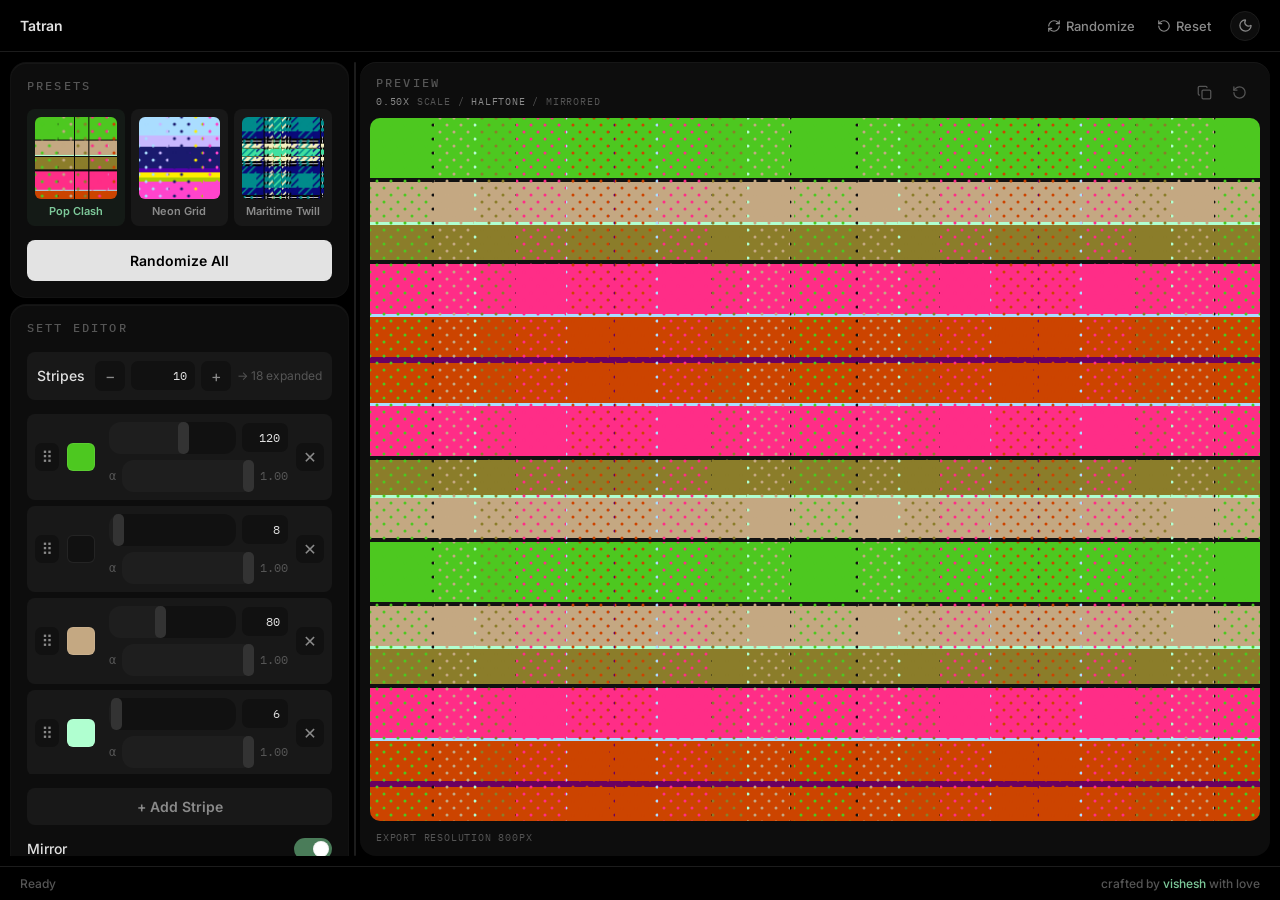
<file: tatran/index.html>
<!doctype html>
<html lang="en">
  <head>
    <meta charset="UTF-8" />
    <link rel="icon" type="image/svg+xml" href="./favicon.svg" />
    <meta name="viewport" content="width=device-width, initial-scale=1.0" />
    <title>tatran</title>
    <script type="module" crossorigin src="./assets/index-DfN7gIX5.js"></script>
    <link rel="stylesheet" crossorigin href="./assets/index-Bb2MbR-p.css">
  </head>
  <body>
    <div id="root"></div>
  </body>
</html>
</file>
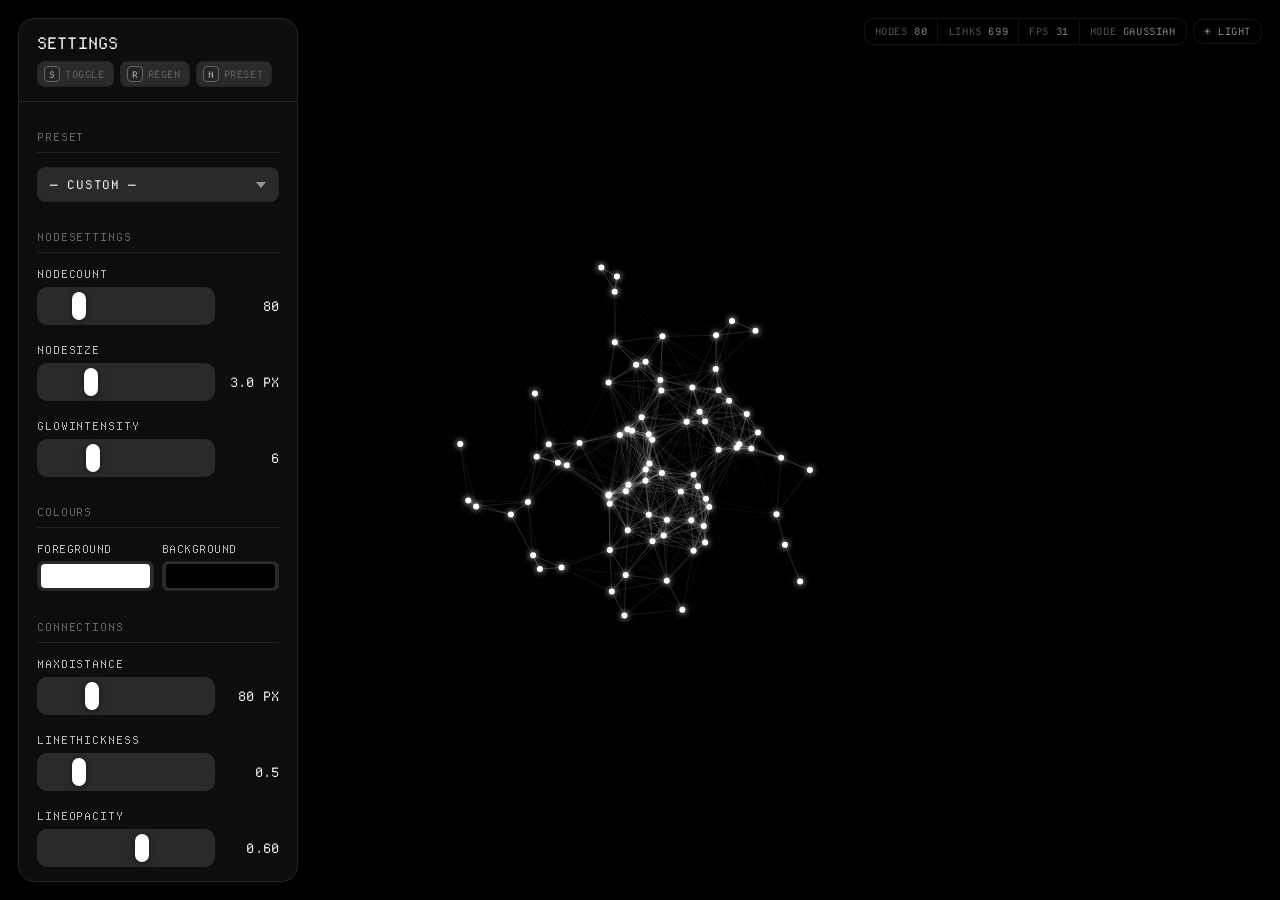
<file: tools/node-graph/index.html>
<!DOCTYPE html>
<html lang="en">
<head>
<meta charset="UTF-8">
<meta name="viewport" content="width=device-width, initial-scale=1.0">
<title>Node Graph · Pattern Generator</title>
<style>
@font-face {
  font-family: 'DepartureMono';
  src: url('[data-uri]') format('woff');
  font-weight: normal;
  font-style: normal;
}

*, *::before, *::after { box-sizing: border-box; margin: 0; padding: 0; }

:root {
  --font: 'DepartureMono', 'Courier New', monospace;
  --sidebar-bg: rgba(14,14,14,0.96);
  --sidebar-w: 280px;
  --border: #242424;
  --text: #ffffff;
  --text-muted: #bbbbbb;
  --text-dim: #666666;
  --thumb: #ffffff;
  --track: #2a2a2a;
  --accent: #6060f0;
  --accent-dim: #30306a;
  --accent-text: #9999ff;
  --section-gap: 28px;
  --ctrl-gap: 18px;
  /* stats/hud */
  --hud-bg: rgba(0,0,0,0.65);
  --hud-border: rgba(255,255,255,0.07);
  --hud-text: #555;
  --hud-val: #888;
  --body-bg: #0d0d0d;
}

/* ── Light mode overrides ── */
body.light-mode {
  --sidebar-bg: rgba(240,240,240,0.97);
  --border: #d0d0d0;
  --text: #111111;
  --text-muted: #444444;
  --text-dim: #888888;
  --thumb: #222222;
  --track: #cccccc;
  --accent: #4040e0;
  --accent-dim: #c0c0f0;
  --accent-text: #3030b0;
  --hud-bg: rgba(255,255,255,0.75);
  --hud-border: rgba(0,0,0,0.1);
  --hud-text: #999;
  --hud-val: #666;
  --body-bg: #e8e8e8;
}

html, body {
  height: 100%; overflow: hidden;
  background: var(--body-bg);
  color: var(--text);
  font-family: var(--font);
  font-size: 13px;
  transition: background 0.3s;
}

/* ── Layout ── */
#app { position: fixed; inset: 0; }

/* Canvas always full screen underneath */
#canvas-wrap {
  position: fixed;
  inset: 0;
  background: #080808;
  overflow: hidden;
  display: flex;
  align-items: stretch;
}
canvas#main { display: block; width: 100%; height: 100%; }

/* Floating sidebar panel */
#sidebar {
  position: fixed;
  top: 18px;
  left: 18px;
  width: var(--sidebar-w);
  max-height: calc(100vh - 36px);
  z-index: 100;
  background: var(--sidebar-bg);
  border: 1px solid var(--border);
  border-radius: 16px;
  display: flex;
  flex-direction: column;
  overflow: hidden;
  backdrop-filter: blur(12px);
  -webkit-backdrop-filter: blur(12px);
  box-shadow: 0 8px 48px rgba(0,0,0,0.7), 0 1px 0 rgba(255,255,255,0.04) inset;
  transform-origin: top left;
  transition: transform 0.26s cubic-bezier(0.4, 0, 0.2, 1),
              opacity 0.26s ease,
              background 0.3s, border-color 0.3s;
}

#sidebar.sidebar-hidden {
  transform: scale(0.94) translateY(-8px);
  opacity: 0;
  pointer-events: none;
}

/* Floating toggle button — shows when sidebar is hidden */
#sidebar-toggle-btn {
  position: fixed;
  top: 18px;
  left: 18px;
  z-index: 99;
  background: var(--sidebar-bg);
  border: 1px solid var(--border);
  border-radius: 10px;
  padding: 8px 14px;
  display: flex;
  align-items: center;
  gap: 8px;
  cursor: pointer;
  font-family: var(--font);
  font-size: 11px;
  color: var(--text-dim);
  text-transform: uppercase;
  letter-spacing: 0.1em;
  backdrop-filter: blur(8px);
  box-shadow: 0 4px 20px rgba(0,0,0,0.5);
  transition: opacity 0.2s, color 0.15s;
  user-select: none;
}
#sidebar-toggle-btn:hover { color: #ccc; }
#sidebar-toggle-btn .kbd { 
  display: inline-flex; align-items: center; justify-content: center;
  width: 18px; height: 18px; background: #222; border: 1px solid #333;
  border-radius: 4px; font-size: 10px; color: #aaa;
}
/* Hidden when sidebar is visible */
#sidebar:not(.sidebar-hidden) ~ #sidebar-toggle-btn {
  opacity: 0;
  pointer-events: none;
}

#sidebar-scroll {
  flex: 1;
  overflow-y: auto;
  overflow-x: hidden;
  padding: 0 18px 22px 18px;
}
#sidebar-scroll::-webkit-scrollbar { width: 2px; }
#sidebar-scroll::-webkit-scrollbar-track { background: transparent; }
#sidebar-scroll::-webkit-scrollbar-thumb { background: #2a2a2a; border-radius: 1px; }

/* ── Header ── */
#sidebar-header {
  padding: 16px 18px 14px 18px;
  border-bottom: 1px solid var(--border);
  flex-shrink: 0;
}
.header-top {
  display: flex;
  align-items: center;
  margin-bottom: 10px;
}
.header-shortcuts {
  display: flex;
  gap: 6px;
  align-items: center;
  flex-wrap: nowrap;
}
.shortcut-badge {
  display: flex;
  align-items: center;
  gap: 5px;
  background: var(--track);
  border: 1px solid var(--border);
  border-radius: 7px;
  padding: 4px 8px 4px 6px;
  cursor: pointer;
  transition: background 0.12s, border-color 0.12s;
  user-select: none;
}
.shortcut-badge:hover { background: var(--track); filter: brightness(1.15); border-color: var(--text-dim); }
.shortcut-badge:active { transform: scale(0.96); }
.kbd-key {
  display: inline-flex;
  align-items: center;
  justify-content: center;
  min-width: 16px;
  height: 16px;
  background: var(--border);
  border: 1px solid var(--text-dim);
  border-radius: 4px;
  font-family: var(--font);
  font-size: 9px;
  color: var(--text-muted);
  text-transform: uppercase;
  padding: 0 3px;
}
.kbd-label {
  font-family: var(--font);
  font-size: 10px;
  color: var(--text-dim);
  text-transform: uppercase;
  letter-spacing: 0.06em;
}
.app-title {
  font-family: var(--font);
  font-size: 16px;
  color: var(--text);
  letter-spacing: 0.01em;
  line-height: 1;
  text-transform: uppercase;
}

/* ── Sections ── */
.section { margin-top: var(--section-gap); }

.section-label {
  font-family: var(--font);
  font-size: 11px;
  letter-spacing: 0.08em;
  color: var(--text-dim);
  text-transform: uppercase;
  padding-bottom: 8px;
  border-bottom: 1px solid var(--border);
  margin-bottom: 14px;
}

/* ── Control rows ── */
.ctrl { margin-bottom: var(--ctrl-gap); }

.ctrl-name {
  font-family: var(--font);
  font-size: 11px;
  color: var(--text-muted);
  letter-spacing: 0.08em;
  text-transform: uppercase;
  margin-bottom: 6px;
  display: block;
}
/* slider + value side by side */
.ctrl-row {
  display: flex;
  align-items: center;
  gap: 12px;
}
.ctrl-val {
  font-family: var(--font);
  font-size: 13px;
  color: var(--text);
  font-weight: normal;
  letter-spacing: 0.01em;
  font-variant-numeric: tabular-nums;
  text-transform: uppercase;
  min-width: 52px;
  text-align: right;
  white-space: nowrap;
  flex-shrink: 0;
}

/* ── Sliders — pill track, inset rectangular thumb ── */
input[type="range"] {
  -webkit-appearance: none;
  appearance: none;
  width: 100%;
  height: 38px;
  background: transparent;
  outline: none;
  cursor: pointer;
  display: block;
  padding: 0;
  margin: 0;
  flex: 1;
}
input[type="range"]::-webkit-slider-runnable-track {
  height: 38px;
  background: var(--track);
  border-radius: 10px;
}
input[type="range"]::-webkit-slider-thumb {
  -webkit-appearance: none;
  width: 14px;
  height: 28px;
  border-radius: 7px;
  background: var(--thumb);
  border: none;
  cursor: pointer;
  margin-top: 5px;
  box-shadow: 0 1px 6px rgba(0,0,0,0.5);
  transition: opacity 0.12s;
}
input[type="range"]::-webkit-slider-thumb:hover { opacity: 0.85; }
input[type="range"]::-moz-range-track {
  height: 38px;
  background: var(--track);
  border-radius: 10px;
}
input[type="range"]::-moz-range-thumb {
  width: 14px; height: 28px; border-radius: 7px;
  background: var(--thumb); border: none; cursor: pointer;
}

/* ── Color pickers ── */
.color-row {
  display: grid;
  grid-template-columns: 1fr 1fr;
  gap: 8px;
  margin-bottom: var(--ctrl-gap);
}
.color-item label {
  display: block;
  font-size: 11px;
  color: var(--text-muted);
  margin-bottom: 5px;
  letter-spacing: 0.04em;
  text-transform: uppercase;
}
input[type="color"] {
  -webkit-appearance: none;
  appearance: none;
  width: 100%;
  height: 30px;
  border: 1px solid var(--border);
  border-radius: 6px;
  background: var(--track);
  cursor: pointer;
  padding: 2px 3px;
}
input[type="color"]::-webkit-color-swatch-wrapper { padding: 0; }
input[type="color"]::-webkit-color-swatch { border: none; border-radius: 4px; }

/* ── Custom Dropdowns — hide native ── */
select.cd-hidden {
  position: absolute !important;
  opacity: 0 !important;
  pointer-events: none !important;
  height: 0 !important;
  width: 0 !important;
}

/* Trigger button */
.cd-trigger {
  width: 100%;
  display: flex;
  align-items: center;
  justify-content: space-between;
  gap: 8px;
  background: var(--track);
  color: var(--text);
  border: 1px solid var(--border);
  padding: 9px 12px;
  font-family: var(--font);
  font-size: 12px;
  letter-spacing: 0.06em;
  text-transform: uppercase;
  border-radius: 8px;
  cursor: pointer;
  user-select: none;
  transition: border-color 0.12s, background 0.12s;
  position: relative;
}
.cd-trigger:hover { border-color: var(--text-dim); }
.cd-trigger.open { border-color: var(--text-dim); border-radius: 8px 8px 0 0; }

.cd-arrow {
  flex-shrink: 0;
  width: 10px;
  height: 10px;
  opacity: 0.5;
  transition: transform 0.18s;
  fill: currentColor;
}
.cd-trigger.open .cd-arrow { transform: rotate(180deg); }

/* Dropdown panel */
.cd-panel {
  display: none;
  position: absolute;
  left: 0; right: 0;
  top: 100%;
  z-index: 500;
  background: var(--track);
  border: 1px solid var(--text-dim);
  border-top: none;
  border-radius: 0 0 8px 8px;
  overflow-y: auto;
  max-height: 260px;
  box-shadow: 0 12px 32px rgba(0,0,0,0.5);
}
.cd-panel.open { display: block; }

/* Scrollbar */
.cd-panel::-webkit-scrollbar { width: 3px; }
.cd-panel::-webkit-scrollbar-track { background: transparent; }
.cd-panel::-webkit-scrollbar-thumb { background: var(--border); border-radius: 2px; }

/* Group header — just a divider line, no text */
.cd-group-label {
  height: 1px;
  background: var(--text-dim);
  margin: 6px 10px;
  opacity: 0.35;
  pointer-events: none;
}

/* Option item */
.cd-option {
  padding: 8px 14px;
  font-family: var(--font);
  font-size: 12px;
  letter-spacing: 0.05em;
  text-transform: uppercase;
  color: var(--text-muted);
  cursor: pointer;
  display: flex;
  align-items: center;
  gap: 10px;
  transition: background 0.08s, color 0.08s;
}
.cd-option:hover { background: var(--border); color: var(--text); }
.cd-option.selected {
  color: var(--text);
  background: var(--border);
}
.cd-option .cd-check {
  width: 8px; height: 8px;
  border-radius: 50%;
  background: var(--accent);
  flex-shrink: 0;
  opacity: 0;
  transition: opacity 0.12s;
}
.cd-option.selected .cd-check { opacity: 1; }

/* Wrapper needs relative positioning */
.cd-wrap { position: relative; }

/* ── Toggle ── */
.toggle-row {
  display: flex;
  justify-content: space-between;
  align-items: center;
  margin-bottom: var(--ctrl-gap);
}
.toggle-label { font-size: 13px; color: var(--text-muted); text-transform: uppercase; }

.toggle { position: relative; width: 40px; height: 22px; flex-shrink: 0; }
.toggle input { position: absolute; opacity: 0; width: 0; height: 0; }
.toggle-track {
  position: absolute; inset: 0;
  background: var(--track);
  border: 1px solid var(--border);
  border-radius: 11px;
  cursor: pointer;
  transition: background 0.2s, border-color 0.2s;
}
.toggle-thumb {
  position: absolute;
  width: 16px; height: 16px;
  top: 2px; left: 2px;
  background: var(--text-dim);
  border-radius: 50%;
  transition: transform 0.2s, background 0.2s;
  pointer-events: none;
}
.toggle input:checked ~ .toggle-track { background: #202040; border-color: var(--accent-dim); }
.toggle input:checked ~ .toggle-thumb { transform: translateX(18px); background: var(--accent-text); }

/* ── Buttons ── */
.btn {
  width: 100%;
  padding: 9px 12px;
  background: var(--track);
  color: var(--text-muted);
  border: 1px solid var(--border);
  font-family: var(--font);
  font-size: 12px;
  letter-spacing: 0.06em;
  cursor: pointer;
  border-radius: 8px;
  margin-bottom: 6px;
  text-align: left;
  text-transform: uppercase;
  display: flex;
  align-items: center;
  gap: 8px;
  transition: background 0.12s, border-color 0.12s, color 0.12s;
}
.btn:hover { background: var(--track); filter: brightness(1.15); border-color: var(--text-dim); color: var(--text); }
.btn:active { transform: translateY(1px); }
.btn-icon { font-size: 13px; opacity: 0.6; }

.btn-regen {
  background: var(--regen-bg, #111e14);
  border-color: var(--regen-border, #1e3526);
  color: var(--regen-text, #70c888);
}
.btn-regen:hover { filter: brightness(1.15); }

/* ── Export grid ── */
.export-grid { display: grid; grid-template-columns: 1fr 1fr; gap: 6px; margin-bottom: 6px; }
.export-grid .btn { margin-bottom: 0; }
#gifBtn { grid-column: 1 / -1; }

/* ── Progress ── */
#progress-wrap {
  display: none;
  padding: 10px;
  background: #0e0e1e;
  border: 1px solid var(--accent-dim);
  border-radius: 8px;
  margin-top: 6px;
}
#progress-label {
  color: var(--accent-text);
  font-size: 11px;
  margin-bottom: 6px;
  display: flex;
  justify-content: space-between;
  font-family: var(--font);
  text-transform: uppercase;
}
#progress-track { background: #1a1a30; border-radius: 3px; height: 4px; overflow: hidden; }
#progress-fill { height: 100%; background: var(--accent); border-radius: 3px; width: 0%; transition: width 0.08s linear; }

/* ── HUD (top-right) ── */
#hud {
  position: fixed;
  top: 18px;
  right: 18px;
  z-index: 100;
  display: flex;
  align-items: center;
  gap: 6px;
  font-family: var(--font);
  font-size: 10px;
  letter-spacing: 0.06em;
  pointer-events: none;
}

/* Stats pill */
#stats {
  display: flex;
  background: var(--hud-bg);
  border: 1px solid var(--hud-border);
  border-radius: 10px;
  overflow: hidden;
  backdrop-filter: blur(8px);
  -webkit-backdrop-filter: blur(8px);
  pointer-events: none;
  transition: background 0.3s, border-color 0.3s;
}
.stat {
  padding: 6px 10px;
  color: var(--hud-text);
  text-transform: uppercase;
  white-space: nowrap;
}
.stat + .stat { border-left: 1px solid var(--hud-border); }
.stat-val { color: var(--hud-val); }

/* Theme toggle button */
#theme-toggle {
  pointer-events: all;
  display: flex;
  align-items: center;
  gap: 6px;
  background: var(--hud-bg);
  border: 1px solid var(--hud-border);
  border-radius: 10px;
  padding: 5px 10px;
  cursor: pointer;
  font-family: var(--font);
  font-size: 10px;
  color: var(--hud-val);
  letter-spacing: 0.06em;
  text-transform: uppercase;
  backdrop-filter: blur(8px);
  -webkit-backdrop-filter: blur(8px);
  transition: background 0.3s, border-color 0.3s, color 0.15s;
  user-select: none;
}
#theme-toggle:hover { color: var(--text-muted); }
#theme-icon { font-size: 13px; line-height: 1; }

/* ── Preset select wrapper ── */
.preset-status {
  font-size: 11px;
  color: var(--text-dim);
  text-align: center;
  letter-spacing: 0.06em;
  margin-top: 6px;
  font-family: var(--font);
}

/* ── Light mode element overrides ── */
body.light-mode {
  --regen-bg: #d8f0dc;
  --regen-border: #90c89a;
  --regen-text: #1e6630;
}
body.light-mode #sidebar {
  box-shadow: 0 8px 48px rgba(0,0,0,0.15), 0 1px 0 rgba(0,0,0,0.05) inset;
}
body.light-mode .toggle input:checked ~ .toggle-track {
  background: #d0d0f8; border-color: #a0a0e0;
}
body.light-mode #progress-wrap {
  background: #ebebff; border-color: var(--accent-dim);
}
/* Slider: light chrome SVG arrow for select */
body.light-mode select {
  background-image: url("data:image/svg+xml,%3Csvg xmlns='http://www.w3.org/2000/svg' width='10' height='6'%3E%3Cpath d='M0 0l5 6 5-6z' fill='%23888'/%3E%3C/svg%3E");
}
</style>
</head>
<body>
<div id="app">

<!-- ── SIDEBAR ── -->
<div id="sidebar">
  <div id="sidebar-header">
    <div class="header-top">
      <span class="app-title">settings</span>
    </div>
    <div class="header-shortcuts">
      <div class="shortcut-badge" id="closeBtn" title="Hide sidebar">
        <span class="kbd-key">S</span><span class="kbd-label">toggle</span>
      </div>
      <div class="shortcut-badge" id="regenBadge" title="Regenerate nodes">
        <span class="kbd-key">R</span><span class="kbd-label">regen</span>
      </div>
      <div class="shortcut-badge" id="nextPresetBadge" title="Next preset (N)">
        <span class="kbd-key">N</span><span class="kbd-label">preset</span>
      </div>
    </div>
  </div>

  <div id="sidebar-scroll">

    <!-- PRESET -->
    <div class="section">
      <div class="section-label">preset</div>
      <div class="ctrl">
        <select id="presetSelect" class="cd-hidden">
          <option value="">— custom —</option>
          <optgroup label="organic">
            <option value="Neural Web">neuralWeb</option>
            <option value="Plasma Storm">plasmaStorm</option>
            <option value="Nebula">nebula</option>
            <option value="Twin Stars">twinStars</option>
          </optgroup>
          <optgroup label="geometric">
            <option value="Crystal Grid">crystalGrid</option>
            <option value="Circuit Board">circuitBoard</option>
            <option value="Hex Matrix">hexMatrix</option>
            <option value="Red Lattice">redLattice</option>
          </optgroup>
          <optgroup label="celestial">
            <option value="Galaxy">galaxy</option>
            <option value="Constellation">constellation</option>
            <option value="Solar System">solarSystem</option>
            <option value="Snowflake">snowflake</option>
          </optgroup>
          <optgroup label="dynamic">
            <option value="Fireworks">fireworks</option>
            <option value="Sunflower">sunflower</option>
            <option value="DNA Wave">dnaWave</option>
            <option value="Vortex">vortex</option>
          </optgroup>
        </select>
        <div class="cd-wrap" id="preset-cd-wrap">
          <div class="cd-trigger" id="preset-cd-trigger">
            <span class="cd-val">— custom —</span>
            <svg class="cd-arrow" viewBox="0 0 10 6"><path d="M0 0l5 6 5-6z"/></svg>
          </div>
          <div class="cd-panel" id="preset-cd-panel">
            <div class="cd-option selected" data-value="" data-cd="presetSelect">
              <span class="cd-check"></span>— custom —
            </div>
            <div class="cd-group-label"></div>
            <div class="cd-option" data-value="Neural Web" data-cd="presetSelect"><span class="cd-check"></span>neuralWeb</div>
            <div class="cd-option" data-value="Plasma Storm" data-cd="presetSelect"><span class="cd-check"></span>plasmaStorm</div>
            <div class="cd-option" data-value="Nebula" data-cd="presetSelect"><span class="cd-check"></span>nebula</div>
            <div class="cd-option" data-value="Twin Stars" data-cd="presetSelect"><span class="cd-check"></span>twinStars</div>
            <div class="cd-group-label"></div>
            <div class="cd-option" data-value="Crystal Grid" data-cd="presetSelect"><span class="cd-check"></span>crystalGrid</div>
            <div class="cd-option" data-value="Circuit Board" data-cd="presetSelect"><span class="cd-check"></span>circuitBoard</div>
            <div class="cd-option" data-value="Hex Matrix" data-cd="presetSelect"><span class="cd-check"></span>hexMatrix</div>
            <div class="cd-option" data-value="Red Lattice" data-cd="presetSelect"><span class="cd-check"></span>redLattice</div>
            <div class="cd-group-label"></div>
            <div class="cd-option" data-value="Galaxy" data-cd="presetSelect"><span class="cd-check"></span>galaxy</div>
            <div class="cd-option" data-value="Constellation" data-cd="presetSelect"><span class="cd-check"></span>constellation</div>
            <div class="cd-option" data-value="Solar System" data-cd="presetSelect"><span class="cd-check"></span>solarSystem</div>
            <div class="cd-option" data-value="Snowflake" data-cd="presetSelect"><span class="cd-check"></span>snowflake</div>
            <div class="cd-group-label"></div>
            <div class="cd-option" data-value="Fireworks" data-cd="presetSelect"><span class="cd-check"></span>fireworks</div>
            <div class="cd-option" data-value="Sunflower" data-cd="presetSelect"><span class="cd-check"></span>sunflower</div>
            <div class="cd-option" data-value="DNA Wave" data-cd="presetSelect"><span class="cd-check"></span>dnaWave</div>
            <div class="cd-option" data-value="Vortex" data-cd="presetSelect"><span class="cd-check"></span>vortex</div>
          </div>
        </div>
      </div>
    </div>

    <!-- NODE -->
    <div class="section">
      <div class="section-label">nodeSettings</div>
      <div class="ctrl">
        <span class="ctrl-name">nodeCount</span>
        <div class="ctrl-row">
          <input type="range" id="nodeCount" min="20" max="300" value="80" step="1">
          <span class="ctrl-val" id="v-nodeCount">80</span>
        </div>
      </div>
      <div class="ctrl">
        <span class="ctrl-name">nodeSize</span>
        <div class="ctrl-row">
          <input type="range" id="nodeSize" min="1" max="8" value="3" step="0.5">
          <span class="ctrl-val" id="v-nodeSize">3.0 px</span>
        </div>
      </div>
      <div class="ctrl">
        <span class="ctrl-name">glowIntensity</span>
        <div class="ctrl-row">
          <input type="range" id="glow" min="0" max="20" value="6" step="1">
          <span class="ctrl-val" id="v-glow">6</span>
        </div>
      </div>
    </div>

    <!-- COLOURS -->
    <div class="section">
      <div class="section-label">colours</div>
      <div class="color-row">
        <div class="color-item">
          <label>foreground</label>
          <input type="color" id="nodeColor" value="#ffffff">
        </div>
        <div class="color-item">
          <label>background</label>
          <input type="color" id="bgColor" value="#000000">
        </div>
      </div>
    </div>

    <!-- CONNECTION -->
    <div class="section">
      <div class="section-label">connections</div>
      <div class="ctrl">
        <span class="ctrl-name">maxDistance</span>
        <div class="ctrl-row">
          <input type="range" id="maxDist" min="30" max="200" value="80" step="1">
          <span class="ctrl-val" id="v-maxDist">80 px</span>
        </div>
      </div>
      <div class="ctrl">
        <span class="ctrl-name">lineThickness</span>
        <div class="ctrl-row">
          <input type="range" id="lineW" min="0.1" max="2" value="0.5" step="0.1">
          <span class="ctrl-val" id="v-lineW">0.5</span>
        </div>
      </div>
      <div class="ctrl">
        <span class="ctrl-name">lineOpacity</span>
        <div class="ctrl-row">
          <input type="range" id="lineAlpha" min="0" max="1" value="0.6" step="0.05">
          <span class="ctrl-val" id="v-lineAlpha">0.60</span>
        </div>
      </div>
      <div class="toggle-row">
        <span class="toggle-label">showConnections</span>
        <label class="toggle">
          <input type="checkbox" id="showConn" checked>
          <div class="toggle-track"></div><div class="toggle-thumb"></div>
        </label>
      </div>
    </div>

    <!-- ANIMATION -->
    <div class="section">
      <div class="section-label">animation</div>
      <div class="ctrl">
        <span class="ctrl-name">motionSpeed</span>
        <div class="ctrl-row">
          <input type="range" id="speed" min="0" max="3" value="0.5" step="0.05">
          <span class="ctrl-val" id="v-speed">0.50</span>
        </div>
      </div>
      <div class="ctrl">
        <span class="ctrl-name">motionType</span>
        <select id="motionType" class="cd-hidden">
          <option value="drift">drift</option>
          <option value="pulse">pulse</option>
          <option value="orbit">orbit</option>
          <option value="freeze">freeze</option>
        </select>
        <div class="cd-wrap" id="motion-cd-wrap">
          <div class="cd-trigger" id="motion-cd-trigger">
            <span class="cd-val">drift</span>
            <svg class="cd-arrow" viewBox="0 0 10 6"><path d="M0 0l5 6 5-6z"/></svg>
          </div>
          <div class="cd-panel" id="motion-cd-panel">
            <div class="cd-option selected" data-value="drift" data-cd="motionType"><span class="cd-check"></span>drift</div>
            <div class="cd-option" data-value="pulse" data-cd="motionType"><span class="cd-check"></span>pulse</div>
            <div class="cd-option" data-value="orbit" data-cd="motionType"><span class="cd-check"></span>orbit</div>
            <div class="cd-option" data-value="freeze" data-cd="motionType"><span class="cd-check"></span>freeze</div>
          </div>
        </div>
      </div>
      <div class="ctrl" style="margin-top:14px;">
        <span class="ctrl-name">turbulence</span>
        <div class="ctrl-row">
          <input type="range" id="turb" min="0" max="1" value="0.1" step="0.05">
          <span class="ctrl-val" id="v-turb">0.10</span>
        </div>
      </div>
    </div>

    <!-- CLUSTER SHAPE -->
    <div class="section">
      <div class="section-label">clusterShape</div>
      <div class="ctrl">
        <span class="ctrl-name">distribution</span>
        <select id="distrib" class="cd-hidden">
          <option value="gaussian">gaussian</option>
          <option value="uniform">uniform</option>
          <option value="ring">ring</option>
          <option value="double">doubleCluster</option>
          <option value="grid">squareGrid</option>
          <option value="hex">hexagonalGrid</option>
          <option value="tri">triangularLattice</option>
          <option value="radial">concentricRings</option>
          <option value="star">starBurst</option>
          <option value="cross">cross/Plus</option>
          <option value="spiral">archimedeanSpiral</option>
          <option value="fibonacci">fibonacciSunflower</option>
          <option value="randomWalk">randomWalk</option>
          <option value="fractal">fractalClusters</option>
          <option value="wave">waveBands</option>
          <option value="explosion">explosionBurst</option>
        </select>
        <div class="cd-wrap" id="distrib-cd-wrap">
          <div class="cd-trigger" id="distrib-cd-trigger">
            <span class="cd-val">gaussian</span>
            <svg class="cd-arrow" viewBox="0 0 10 6"><path d="M0 0l5 6 5-6z"/></svg>
          </div>
          <div class="cd-panel" id="distrib-cd-panel">
            <div class="cd-option selected" data-value="gaussian" data-cd="distrib"><span class="cd-check"></span>gaussian</div>
            <div class="cd-option" data-value="uniform" data-cd="distrib"><span class="cd-check"></span>uniform</div>
            <div class="cd-option" data-value="ring" data-cd="distrib"><span class="cd-check"></span>ring</div>
            <div class="cd-option" data-value="double" data-cd="distrib"><span class="cd-check"></span>doubleCluster</div>
            <div class="cd-group-label"></div>
            <div class="cd-option" data-value="grid" data-cd="distrib"><span class="cd-check"></span>squareGrid</div>
            <div class="cd-option" data-value="hex" data-cd="distrib"><span class="cd-check"></span>hexagonalGrid</div>
            <div class="cd-option" data-value="tri" data-cd="distrib"><span class="cd-check"></span>triangularLattice</div>
            <div class="cd-option" data-value="radial" data-cd="distrib"><span class="cd-check"></span>concentricRings</div>
            <div class="cd-option" data-value="star" data-cd="distrib"><span class="cd-check"></span>starBurst</div>
            <div class="cd-option" data-value="cross" data-cd="distrib"><span class="cd-check"></span>cross/Plus</div>
            <div class="cd-group-label"></div>
            <div class="cd-option" data-value="spiral" data-cd="distrib"><span class="cd-check"></span>archimedeanSpiral</div>
            <div class="cd-option" data-value="fibonacci" data-cd="distrib"><span class="cd-check"></span>fibonacciSunflower</div>
            <div class="cd-group-label"></div>
            <div class="cd-option" data-value="randomWalk" data-cd="distrib"><span class="cd-check"></span>randomWalk</div>
            <div class="cd-option" data-value="fractal" data-cd="distrib"><span class="cd-check"></span>fractalClusters</div>
            <div class="cd-option" data-value="wave" data-cd="distrib"><span class="cd-check"></span>waveBands</div>
            <div class="cd-option" data-value="explosion" data-cd="distrib"><span class="cd-check"></span>explosionBurst</div>
          </div>
        </div>
      </div>
      <div class="ctrl" style="margin-top:14px;">
        <span class="ctrl-name">clusterRadius</span>
        <div class="ctrl-row">
          <input type="range" id="radius" min="50" max="390" value="200" step="5">
          <span class="ctrl-val" id="v-radius">200</span>
        </div>
      </div>
      <button class="btn btn-regen" id="regenBtn"><span class="btn-icon">↻</span> regenerateNodes</button>
    </div>

    <!-- EXPORT -->
    <div class="section">
      <div class="section-label">export</div>
      <div class="export-grid">
        <button class="btn" id="pngBtn"><span class="btn-icon">⬇</span> png</button>
        <button class="btn" id="svgBtn"><span class="btn-icon">⬇</span> svg</button>
        <button class="btn" id="gifBtn"><span class="btn-icon">⬇</span> exportVideo (5s · 60fps)</button>
      </div>
      <div id="progress-wrap">
        <div id="progress-label">
          <span id="progress-text">recording…</span>
          <span id="progress-pct">0%</span>
        </div>
        <div id="progress-track"><div id="progress-fill"></div></div>
      </div>
    </div>

  </div>
</div>

<!-- ── CANVAS ── -->
<div id="sidebar-toggle-btn" title="Show settings (S)">
  <span class="kbd">S</span> settings
</div>

<div id="canvas-wrap">
  <canvas id="main"></canvas>
</div>

<!-- HUD: stats + theme toggle, always on top-right -->
<div id="hud">
  <div id="stats">
    <div class="stat">nodes <span class="stat-val" id="s-nodes">0</span></div>
    <div class="stat">links <span class="stat-val" id="s-links">0</span></div>
    <div class="stat">fps <span class="stat-val" id="s-fps">0</span></div>
    <div class="stat">mode <span class="stat-val" id="s-dist">gaussian</span></div>
  </div>
  <button id="theme-toggle" title="Toggle light / dark mode">
    <span id="theme-icon">☀</span><span id="theme-label">light</span>
  </button>
</div>
</div>

<script>
'use strict';

const canvas = document.getElementById('main');
const ctx    = canvas.getContext('2d');
const wrap   = document.getElementById('canvas-wrap');

let nodes = [];
let raf   = null;
let isRecording = false;
let pulseT = 0, lastTs = 0;
let fpsAccTime = 0, fpsAccFrame = 0, liveFps = 0, liveLinks = 0;

// ── Mouse interaction ──
let mouseX = -9999, mouseY = -9999, mouseOver = false;
const MOUSE_RADIUS   = 140;  // px — area of influence
const MOUSE_STRENGTH = 80;   // push force at closest point
const MOUSE_RETURN   = 0.18; // lerp speed for render offset returning to 0

const S = {
  nodeCount:80, nodeSize:3, nodeColor:'#ffffff', glow:6,
  maxDist:80, lineW:0.5, lineAlpha:0.6, showConn:true,
  speed:0.5, motionType:'drift', turb:0.1,
  distrib:'gaussian', radius:200, bgColor:'#000000',
};

// ══ PRESETS ═══════════════════════════════════
const PRESETS = {
  'Neural Web':    { nodeCount:120, nodeSize:2.5, nodeColor:'#c8d8ff', glow:8,  maxDist:95,  lineW:0.35, lineAlpha:0.45, showConn:true,  speed:0.35, motionType:'drift',  turb:0.05, distrib:'gaussian',   radius:230, bgColor:'#000510' },
  'Galaxy':        { nodeCount:160, nodeSize:1.5, nodeColor:'#a0d0ff', glow:14, maxDist:52,  lineW:0.25, lineAlpha:0.25, showConn:true,  speed:1.0,  motionType:'orbit',  turb:0.12, distrib:'fibonacci',  radius:300, bgColor:'#00000a' },
  'Constellation': { nodeCount:55,  nodeSize:3.5, nodeColor:'#ffffff', glow:12, maxDist:115, lineW:0.3,  lineAlpha:0.28, showConn:true,  speed:0,    motionType:'freeze', turb:0,    distrib:'ring',       radius:280, bgColor:'#020208' },
  'Crystal Grid':  { nodeCount:90,  nodeSize:2.5, nodeColor:'#70ffee', glow:12, maxDist:72,  lineW:0.6,  lineAlpha:0.7,  showConn:true,  speed:0.2,  motionType:'pulse',  turb:0.02, distrib:'hex',        radius:240, bgColor:'#000c09' },
  'Plasma Storm':  { nodeCount:200, nodeSize:2,   nodeColor:'#ff80ff', glow:16, maxDist:68,  lineW:0.3,  lineAlpha:0.5,  showConn:true,  speed:1.2,  motionType:'pulse',  turb:0.4,  distrib:'gaussian',   radius:260, bgColor:'#080008' },
  'Circuit Board': { nodeCount:80,  nodeSize:3,   nodeColor:'#40ff80', glow:8,  maxDist:78,  lineW:0.7,  lineAlpha:0.8,  showConn:true,  speed:0,    motionType:'freeze', turb:0,    distrib:'grid',       radius:270, bgColor:'#000a02' },
  'Solar System':  { nodeCount:65,  nodeSize:3.5, nodeColor:'#ffdd60', glow:15, maxDist:60,  lineW:0.35, lineAlpha:0.3,  showConn:true,  speed:0.7,  motionType:'orbit',  turb:0.05, distrib:'radial',     radius:280, bgColor:'#030100' },
  'Nebula':        { nodeCount:180, nodeSize:1.5, nodeColor:'#c080ff', glow:18, maxDist:80,  lineW:0.2,  lineAlpha:0.35, showConn:true,  speed:0.6,  motionType:'pulse',  turb:0.35, distrib:'fractal',    radius:250, bgColor:'#030008' },
  'Fireworks':     { nodeCount:100, nodeSize:2.5, nodeColor:'#ff7040', glow:14, maxDist:55,  lineW:0.3,  lineAlpha:0.4,  showConn:true,  speed:0.5,  motionType:'pulse',  turb:0.25, distrib:'explosion',  radius:280, bgColor:'#060100' },
  'Snowflake':     { nodeCount:72,  nodeSize:2,   nodeColor:'#c0e8ff', glow:10, maxDist:68,  lineW:0.5,  lineAlpha:0.6,  showConn:true,  speed:0,    motionType:'freeze', turb:0,    distrib:'star',       radius:270, bgColor:'#000408' },
  'Sunflower':     { nodeCount:150, nodeSize:2,   nodeColor:'#ffcc40', glow:10, maxDist:45,  lineW:0.3,  lineAlpha:0.4,  showConn:true,  speed:0.15, motionType:'pulse',  turb:0.03, distrib:'fibonacci',  radius:290, bgColor:'#060400' },
  'DNA Wave':      { nodeCount:90,  nodeSize:2.5, nodeColor:'#60ff90', glow:8,  maxDist:58,  lineW:0.4,  lineAlpha:0.55, showConn:true,  speed:0.4,  motionType:'drift',  turb:0.06, distrib:'wave',       radius:280, bgColor:'#000802' },
  'Hex Matrix':    { nodeCount:110, nodeSize:2,   nodeColor:'#40d0ff', glow:9,  maxDist:65,  lineW:0.5,  lineAlpha:0.65, showConn:true,  speed:0.25, motionType:'pulse',  turb:0.05, distrib:'hex',        radius:250, bgColor:'#000810' },
  'Twin Stars':    { nodeCount:140, nodeSize:2,   nodeColor:'#ffffff', glow:10, maxDist:70,  lineW:0.35, lineAlpha:0.4,  showConn:true,  speed:0.5,  motionType:'orbit',  turb:0.1,  distrib:'double',     radius:240, bgColor:'#020208' },
  'Red Lattice':   { nodeCount:80,  nodeSize:2.5, nodeColor:'#ff8888', glow:7,  maxDist:70,  lineW:0.6,  lineAlpha:0.7,  showConn:true,  speed:0,    motionType:'freeze', turb:0,    distrib:'tri',        radius:260, bgColor:'#080000' },
  'Vortex':        { nodeCount:130, nodeSize:2,   nodeColor:'#80ffcc', glow:11, maxDist:60,  lineW:0.35, lineAlpha:0.45, showConn:true,  speed:0.8,  motionType:'orbit',  turb:0.2,  distrib:'spiral',     radius:290, bgColor:'#000806' },
};

// ── Preset select ──
const presetSelect = document.getElementById('presetSelect');
let activePreset = null;

presetSelect.addEventListener('change', function() {
  if (this.value) applyPreset(this.value);
  else clearActivePreset();
});

function applyPreset(name) {
  const p = PRESETS[name];
  if (!p) return;
  Object.assign(S, p);
  S._presetName = name;
  syncUI();
  generateNodes();
  activePreset = name;
  presetSelect.value = name;
  if (window.cdSetValue) cdSetValue('presetSelect', name);
}

function clearActivePreset() {
  if (!activePreset) return;
  activePreset = null;
  S._presetName = '';
  presetSelect.value = '';
  if (window.cdSetValue) cdSetValue('presetSelect', '');
}

function syncUI() {
  const sv = (id, val) => { const e = document.getElementById(id); if (e) e.value = val; };
  const sd = (id, txt) => { const e = document.getElementById('v-' + id); if (e) e.textContent = txt; };
  sv('nodeCount', S.nodeCount);  sd('nodeCount', S.nodeCount);
  sv('nodeSize',  S.nodeSize);   sd('nodeSize',  S.nodeSize.toFixed(1) + ' px');
  sv('nodeColor', S.nodeColor);
  sv('glow',      S.glow);       sd('glow',      Math.round(S.glow));
  sv('maxDist',   S.maxDist);    sd('maxDist',   Math.round(S.maxDist) + ' px');
  sv('lineW',     S.lineW);      sd('lineW',     S.lineW.toFixed(1));
  sv('lineAlpha', S.lineAlpha);  sd('lineAlpha', S.lineAlpha.toFixed(2));
  sv('speed',     S.speed);      sd('speed',     S.speed.toFixed(2));
  sv('motionType', S.motionType);
  sv('turb',      S.turb);       sd('turb',      S.turb.toFixed(2));
  sv('distrib',   S.distrib);
  sv('radius',    S.radius);     sd('radius',    Math.round(S.radius));
  sv('bgColor',   S.bgColor);
  document.getElementById('showConn').checked = S.showConn;
  // Sync custom dropdowns
  if (window.cdSetValue) {
    cdSetValue('presetSelect', S._presetName || '');
    cdSetValue('motionType',   S.motionType);
    cdSetValue('distrib',      S.distrib);
  }
}

// ══ CANVAS SIZING ══════════════════════════════
function resizeCanvas() {
  const pr = window.devicePixelRatio || 1;
  const w  = wrap.clientWidth, h = wrap.clientHeight;
  canvas.width = w * pr; canvas.height = h * pr;
  canvas.style.width = w + 'px'; canvas.style.height = h + 'px';
  ctx.scale(pr, pr);
}
new ResizeObserver(resizeCanvas).observe(wrap);

// ══ MATH HELPERS ════════════════════════════════
function gauss(mean, std) {
  let u = 0, v = 0;
  while (!u) u = Math.random();
  while (!v) v = Math.random();
  return mean + std * Math.sqrt(-2 * Math.log(u)) * Math.cos(2 * Math.PI * v);
}
function clamp(v, lo, hi) { return v < lo ? lo : v > hi ? hi : v; }
function hexToRgb(hex) {
  return { r:parseInt(hex.slice(1,3),16), g:parseInt(hex.slice(3,5),16), b:parseInt(hex.slice(5,7),16) };
}

// ══ NODE FACTORY ══════════════════════════════
function makeNode(x, y, cw, ch) {
  x = clamp(x, 2, cw - 2); y = clamp(y, 2, ch - 2);
  const cx = cw/2, cy = ch/2;
  const ang = Math.random() * Math.PI * 2;
  const spd = 0.3 + Math.random() * 0.9;
  return { x, y, rx:x, ry:y, ox:x, oy:y, vx:Math.cos(ang)*spd, vy:Math.sin(ang)*spd,
           angle: Math.atan2(y-cy, x-cx), radius: Math.hypot(x-cx, y-cy),
           phase: Math.random() * Math.PI * 2 };
}

// ══ DISTRIBUTIONS ════════════════════════════
function distribute(type, N, cx, cy, R) {
  const pts = [];
  switch (type) {
    case 'gaussian':
      for (let i=0;i<N;i++) pts.push([gauss(cx,R/2.5),gauss(cy,R/2.5)]); break;
    case 'uniform':
      for (let i=0;i<N;i++) pts.push([cx+(Math.random()*2-1)*R,cy+(Math.random()*2-1)*R]); break;
    case 'ring':
      for (let i=0;i<N;i++) {
        const a=Math.random()*Math.PI*2, r=R*(0.75+Math.random()*0.25);
        pts.push([cx+Math.cos(a)*r,cy+Math.sin(a)*r]);
      } break;
    case 'double': {
      const off=R*0.45;
      for (let i=0;i<N;i++) {
        const s=i%2===0;
        pts.push([gauss(cx+(s?-off:off),R/4.5),gauss(cy,R/4)]);
      }} break;
    case 'grid': {
      const cols=Math.max(2,Math.round(Math.sqrt(N*1.1)));
      const rows=Math.ceil(N/cols);
      const sx=(R*1.85)/Math.max(cols-1,1), sy=(R*1.85)/Math.max(rows-1,1);
      const ox=cx-(cols-1)*sx/2, oy=cy-(rows-1)*sy/2;
      for (let r=0;r<rows;r++) for (let c=0;c<cols&&pts.length<N;c++)
        pts.push([ox+c*sx+(Math.random()-.5)*sx*.12, oy+r*sy+(Math.random()-.5)*sy*.12]);
    } break;
    case 'hex': {
      const sp=R*1.9/Math.sqrt(N)*1.4, hx=sp, hy=sp*Math.sqrt(3)/2;
      const cols=Math.ceil(R*2.1/hx)+2, rows=Math.ceil(R*2.1/hy)+2;
      const ox=cx-(cols-1)*hx/2, oy=cy-(rows-1)*hy/2;
      const cands=[];
      for (let row=0;row<rows;row++) for (let col=0;col<cols;col++) {
        const x=ox+col*hx+(row%2===0?0:hx/2), y=oy+row*hy, d=Math.hypot(x-cx,y-cy);
        if (d<=R) cands.push([x,y,d]);
      }
      cands.sort((a,b)=>a[2]-b[2]);
      cands.slice(0,N).forEach(([x,y])=>pts.push([x+(Math.random()-.5)*sp*.08,y+(Math.random()-.5)*sp*.08]));
    } break;
    case 'tri': {
      const sp=R*2.0/Math.sqrt(N)*1.5, hy=sp*Math.sqrt(3)/2;
      const cols=Math.ceil(R*2.2/sp)+2, rows=Math.ceil(R*2.2/hy)+2;
      const ox=cx-(cols-1)*sp/2, oy=cy-(rows-1)*hy/2;
      const cands=[];
      for (let row=0;row<rows;row++) for (let col=0;col<cols;col++) {
        const x=ox+col*sp+(row%2===0?sp/2:0), y=oy+row*hy, d=Math.hypot(x-cx,y-cy);
        if (d<=R*1.05) cands.push([x,y,d]);
      }
      cands.sort((a,b)=>a[2]-b[2]);
      cands.slice(0,N).forEach(([x,y])=>pts.push([x+(Math.random()-.5)*sp*.08,y+(Math.random()-.5)*sp*.08]));
    } break;
    case 'radial': {
      pts.push([cx,cy]); let placed=1;
      const rings=Math.max(3,Math.round(Math.sqrt(N/Math.PI)*1.5)), rStep=R/rings;
      for (let ri=1;ri<=rings&&placed<N;ri++) {
        const r=ri*rStep, count=Math.max(4,Math.round(2*Math.PI*r/rStep));
        for (let k=0;k<count&&placed<N;k++,placed++) {
          const a=(k/count)*Math.PI*2;
          pts.push([cx+Math.cos(a)*r,cy+Math.sin(a)*r]);
        }
      }
    } break;
    case 'star': {
      const ARMS=6, perArm=Math.ceil(N/ARMS);
      for (let arm=0,i=0;arm<ARMS&&i<N;arm++) {
        const baseA=(arm/ARMS)*Math.PI*2;
        for (let k=0;k<perArm&&i<N;k++,i++) {
          const t=(k+1)/perArm, r=t*R, sp=(1-t)*.12+.015, a=baseA+(Math.random()-.5)*sp*2;
          pts.push([cx+Math.cos(a)*r,cy+Math.sin(a)*r]);
        }
      }
      while (pts.length<N) pts.push([gauss(cx,R*.1),gauss(cy,R*.1)]);
    } break;
    case 'cross': {
      const mainPerArm=Math.ceil(N*.65/4), diagPerArm=Math.ceil(N*.35/4), armW=R*.18;
      for (let arm=0;arm<4&&pts.length<N;arm++) {
        const baseA=(arm/4)*Math.PI*2;
        for (let k=0;k<mainPerArm&&pts.length<N;k++) {
          const t=k/mainPerArm, r=t*R, perp=(Math.random()-.5)*armW*(1-t*.5);
          pts.push([cx+Math.cos(baseA)*r+Math.cos(baseA+Math.PI/2)*perp, cy+Math.sin(baseA)*r+Math.sin(baseA+Math.PI/2)*perp]);
        }
      }
      for (let arm=0;arm<4&&pts.length<N;arm++) {
        const baseA=Math.PI/4+(arm/4)*Math.PI*2;
        for (let k=0;k<diagPerArm&&pts.length<N;k++) {
          const t=k/diagPerArm, r=t*R*.7, perp=(Math.random()-.5)*armW*.65*(1-t*.5);
          pts.push([cx+Math.cos(baseA)*r+Math.cos(baseA+Math.PI/2)*perp, cy+Math.sin(baseA)*r+Math.sin(baseA+Math.PI/2)*perp]);
        }
      }
    } break;
    case 'spiral': {
      const turns=4.5, maxT=turns*Math.PI*2, jit=(R/maxT)*.3;
      for (let i=0;i<N;i++) {
        const t=i/(N-1), th=t*maxT, r=(R/maxT)*th;
        pts.push([cx+Math.cos(th)*r+(Math.random()-.5)*jit, cy+Math.sin(th)*r+(Math.random()-.5)*jit]);
      }
    } break;
    case 'fibonacci': {
      const GA=Math.PI*(3-Math.sqrt(5));
      for (let i=0;i<N;i++) {
        const r=Math.sqrt(i/N)*R, th=i*GA;
        pts.push([cx+Math.cos(th)*r,cy+Math.sin(th)*r]);
      }
    } break;
    case 'randomWalk': {
      let wx=cx,wy=cy;
      const step=R/Math.sqrt(N)*1.8, sigma=step*.5;
      for (let i=0;i<N;i++) {
        pts.push([wx,wy]);
        const dx=cx-wx,dy=cy-wy,d=Math.hypot(dx,dy)+.001;
        const bias=Math.min(d/R,1)*.3;
        wx+=(dx/d)*bias*step+gauss(0,sigma); wy+=(dy/d)*bias*step+gauss(0,sigma);
        const nd=Math.hypot(wx-cx,wy-cy);
        if (nd>R*1.1) { wx=cx+(wx-cx)/nd*R; wy=cy+(wy-cy)/nd*R; }
      }
    } break;
    case 'fractal': {
      const k=Math.max(3,Math.round(Math.sqrt(N/8))), perC=Math.ceil(N/k), cStd=R/k;
      for (let c=0;c<k&&pts.length<N;c++) {
        const ccx=gauss(cx,R*.38), ccy=gauss(cy,R*.38);
        for (let j=0;j<perC&&pts.length<N;j++) pts.push([gauss(ccx,cStd*.7),gauss(ccy,cStd*.7)]);
      }
    } break;
    case 'wave': {
      const bands=Math.max(3,Math.round(Math.sqrt(N/5))), spacing=(R*1.8)/(bands+1);
      const amp=spacing*.45, freq=(2*Math.PI)/(R*1.4), perBand=Math.ceil(N/bands);
      for (let b=0;b<bands&&pts.length<N;b++) {
        const yBase=cy-R*.9+(b+1)*spacing, phase=(b/bands)*Math.PI*2;
        for (let k=0;k<perBand&&pts.length<N;k++) {
          const t=k/(perBand-1), x=cx-R*.9+t*R*1.8;
          pts.push([x, yBase+Math.sin(x*freq+phase)*amp+(Math.random()-.5)*spacing*.12]);
        }
      }
    } break;
    case 'explosion': {
      const streams=Math.max(8,Math.round(N/8)), perStream=Math.ceil(N/streams);
      for (let s=0;s<streams&&pts.length<N;s++) {
        const baseA=(s/streams)*Math.PI*2, spread=.08+Math.random()*.15;
        for (let k=0;k<perStream&&pts.length<N;k++) {
          const t=Math.pow(Math.random(),.65), r=t*R;
          const a=baseA+(Math.random()-.5)*spread*(1+t*2);
          pts.push([cx+Math.cos(a)*r,cy+Math.sin(a)*r]);
        }
      }
    } break;
    default:
      for (let i=0;i<N;i++) pts.push([gauss(cx,R/2.5),gauss(cy,R/2.5)]);
  }
  return pts;
}

function generateNodes() {
  const cw=wrap.clientWidth, ch=wrap.clientHeight;
  const pts=distribute(S.distrib, S.nodeCount, cw/2, ch/2, S.radius);
  nodes=pts.map(([x,y])=>makeNode(x,y,cw,ch));
  document.getElementById('s-dist').textContent=S.distrib;
}

// ══ PHYSICS ══════════════════════════════════
function updateNodes(dt) {
  const cw=wrap.clientWidth, ch=wrap.clientHeight, cx=cw/2, cy=ch/2;
  if (S.motionType==='freeze') return;
  pulseT+=dt;
  nodes.forEach(n => {
    if (S.motionType==='drift') {
      if (S.turb>0) { n.vx+=(Math.random()-.5)*S.turb*.6; n.vy+=(Math.random()-.5)*S.turb*.6; }
      const mag=Math.hypot(n.vx,n.vy);
      if (mag>1.5) { n.vx=n.vx/mag*1.5; n.vy=n.vy/mag*1.5; }
      n.x+=n.vx*S.speed*dt*60; n.y+=n.vy*S.speed*dt*60;
      if (n.x<2)    { n.x=2;    n.vx= Math.abs(n.vx); }
      if (n.x>cw-2) { n.x=cw-2; n.vx=-Math.abs(n.vx); }
      if (n.y<2)    { n.y=2;    n.vy= Math.abs(n.vy); }
      if (n.y>ch-2) { n.y=ch-2; n.vy=-Math.abs(n.vy); }
    } else if (S.motionType==='pulse') {
      const pf=1+Math.sin(pulseT*S.speed*1.8+n.phase)*.28;
      const jx=S.turb>0?(Math.random()-.5)*S.turb*4:0;
      const jy=S.turb>0?(Math.random()-.5)*S.turb*4:0;
      n.x=cx+(n.ox-cx)*pf+jx; n.y=cy+(n.oy-cy)*pf+jy;
    } else if (S.motionType==='orbit') {
      n.angle+=S.speed*.004*(1+(Math.random()-.5)*S.turb*.5);
      const jx=S.turb>0?(Math.random()-.5)*S.turb*3:0;
      const jy=S.turb>0?(Math.random()-.5)*S.turb*3:0;
      n.x=cx+Math.cos(n.angle)*n.radius+jx; n.y=cy+Math.sin(n.angle)*n.radius+jy;
    }
  });
}

// ══ RENDER ════════════════════════════════════
function drawFrame(tc, w, h) {
  const rgb=hexToRgb(S.nodeColor), md2=S.maxDist*S.maxDist;
  tc.fillStyle=S.bgColor; tc.fillRect(0,0,w,h);
  let links=0;
  if (S.showConn) {
    tc.lineWidth=S.lineW;
    for (let i=0;i<nodes.length;i++) for (let j=i+1;j<nodes.length;j++) {
      // use render positions (rx/ry) for connections too
      const dx=nodes[i].rx-nodes[j].rx, dy=nodes[i].ry-nodes[j].ry, d2=dx*dx+dy*dy;
      if (d2<md2) {
        const alpha=(1-Math.sqrt(d2)/S.maxDist)*S.lineAlpha;
        tc.strokeStyle=`rgba(${rgb.r},${rgb.g},${rgb.b},${alpha.toFixed(3)})`;
        tc.beginPath(); tc.moveTo(nodes[i].rx,nodes[i].ry); tc.lineTo(nodes[j].rx,nodes[j].ry); tc.stroke();
        links++;
      }
    }
  }
  tc.shadowBlur=S.glow; tc.shadowColor=S.nodeColor; tc.fillStyle=S.nodeColor;
  for (let i=0;i<nodes.length;i++) {
    tc.beginPath(); tc.arc(nodes[i].rx,nodes[i].ry,S.nodeSize,0,Math.PI*2); tc.fill();
  }
  tc.shadowBlur=0; tc.shadowColor='transparent';
  return links;
}

// ══ LOOP ══════════════════════════════════════
function applyMouseToRenderPositions() {
  const R = MOUSE_RADIUS, S2 = MOUSE_STRENGTH;
  for (let i = 0; i < nodes.length; i++) {
    const n = nodes[i];
    // Target render position starts at physics position
    let tx = n.x, ty = n.y;
    if (mouseOver) {
      const dx = n.x - mouseX, dy = n.y - mouseY;
      const d  = Math.hypot(dx, dy);
      if (d < R && d > 0.5) {
        // Inverse-square-ish falloff, capped at edge
        const force = Math.pow(1 - d / R, 1.6) * S2;
        tx += (dx / d) * force;
        ty += (dy / d) * force;
      }
    }
    // Lerp current render pos toward target — gives springy snap-back
    n.rx += (tx - n.rx) * MOUSE_RETURN;
    n.ry += (ty - n.ry) * MOUSE_RETURN;
  }
}

function loop(ts) {
  if (isRecording) return;
  const dt=Math.min((ts-lastTs)/1000,.05); lastTs=ts;
  fpsAccTime+=dt; fpsAccFrame++;
  if (fpsAccTime>=.5) { liveFps=Math.round(fpsAccFrame/fpsAccTime); fpsAccTime=fpsAccFrame=0; }
  updateNodes(dt);
  applyMouseToRenderPositions();
  liveLinks=drawFrame(ctx,wrap.clientWidth,wrap.clientHeight);
  document.getElementById('s-nodes').textContent=nodes.length;
  document.getElementById('s-links').textContent=liveLinks;
  document.getElementById('s-fps').textContent=liveFps;
  raf=requestAnimationFrame(loop);
}
function startLoop() { if (raf) cancelAnimationFrame(raf); lastTs=performance.now(); raf=requestAnimationFrame(loop); }

// ══ CONTROLS WIRING ═══════════════════════════
function wire(id, key, fmt, needRegen=false) {
  const el=document.getElementById(id), vel=document.getElementById('v-'+id);
  const update=()=>{
    const raw=el.type==='checkbox'?el.checked:el.type==='color'?el.value:parseFloat(el.value);
    S[key]=raw;
    if (vel) vel.textContent=fmt?fmt(raw):raw;
    if (needRegen) generateNodes();
    clearActivePreset();
  };
  el.addEventListener('input',update); el.addEventListener('change',update);
}

wire('nodeCount','nodeCount',v=>Math.round(v),true);
wire('nodeSize','nodeSize',v=>v.toFixed(1)+' px');
wire('nodeColor','nodeColor',null);
wire('glow','glow',v=>Math.round(v));
wire('maxDist','maxDist',v=>Math.round(v)+' px');
wire('lineW','lineW',v=>v.toFixed(1));
wire('lineAlpha','lineAlpha',v=>v.toFixed(2));
wire('speed','speed',v=>v.toFixed(2));
wire('turb','turb',v=>v.toFixed(2));
wire('radius','radius',v=>Math.round(v),true);
wire('bgColor','bgColor',null);

document.getElementById('showConn').addEventListener('change',function(){ S.showConn=this.checked; clearActivePreset(); });
document.getElementById('motionType').addEventListener('change',function(){
  S.motionType=this.value;
  if (this.value==='pulse'||this.value==='orbit') {
    const cx=wrap.clientWidth/2, cy=wrap.clientHeight/2;
    nodes.forEach(n=>{ n.ox=n.x; n.oy=n.y; n.angle=Math.atan2(n.y-cy,n.x-cx); n.radius=Math.hypot(n.x-cx,n.y-cy); });
  }
  clearActivePreset();
});
document.getElementById('distrib').addEventListener('change',function(){ S.distrib=this.value; generateNodes(); clearActivePreset(); });
document.getElementById('regenBtn').addEventListener('click',()=>{ generateNodes(); clearActivePreset(); });

// ══ EXPORT PNG ════════════════════════════════
document.getElementById('pngBtn').addEventListener('click',()=>{
  const cw=wrap.clientWidth,ch=wrap.clientHeight;
  const oc=document.createElement('canvas'); oc.width=cw*2; oc.height=ch*2;
  const oc2=oc.getContext('2d'); oc2.scale(2,2); drawFrame(oc2,cw,ch);
  oc.toBlob(blob=>{
    const url=URL.createObjectURL(blob), a=document.createElement('a');
    a.download='node-graph.png'; a.href=url; a.click();
    setTimeout(()=>URL.revokeObjectURL(url),1000);
  },'image/png');
});

// ══ EXPORT SVG ════════════════════════════════
document.getElementById('svgBtn').addEventListener('click',()=>{
  const cw=wrap.clientWidth,ch=wrap.clientHeight;
  const rgb=hexToRgb(S.nodeColor),nc=`rgb(${rgb.r},${rgb.g},${rgb.b})`;
  const md2=S.maxDist*S.maxDist;
  let lines='',circles='';
  if (S.showConn) {
    for (let i=0;i<nodes.length;i++) for (let j=i+1;j<nodes.length;j++) {
      const dx=nodes[i].x-nodes[j].x,dy=nodes[i].y-nodes[j].y,d2=dx*dx+dy*dy;
      if (d2<md2) {
        const alpha=((1-Math.sqrt(d2)/S.maxDist)*S.lineAlpha).toFixed(3);
        lines+=`<line x1="${nodes[i].x.toFixed(1)}" y1="${nodes[i].y.toFixed(1)}" x2="${nodes[j].x.toFixed(1)}" y2="${nodes[j].y.toFixed(1)}" stroke="${nc}" stroke-width="${S.lineW}" stroke-opacity="${alpha}"/>\n`;
      }
    }
  }
  nodes.forEach(n=>{ circles+=`<circle cx="${n.x.toFixed(1)}" cy="${n.y.toFixed(1)}" r="${S.nodeSize}" fill="${nc}" filter="url(#glow)"/>\n`; });
  const svg=`<?xml version="1.0" encoding="UTF-8"?>
<svg xmlns="http://www.w3.org/2000/svg" width="${cw}" height="${ch}">
  <defs><filter id="glow" x="-50%" y="-50%" width="200%" height="200%">
    <feGaussianBlur in="SourceGraphic" stdDeviation="${(S.glow/2).toFixed(1)}" result="blur"/>
    <feMerge><feMergeNode in="blur"/><feMergeNode in="SourceGraphic"/></feMerge>
  </filter></defs>
  <rect width="${cw}" height="${ch}" fill="${S.bgColor}"/>
  ${lines}${circles}
</svg>`;
  const blob=new Blob([svg],{type:'image/svg+xml'}),url=URL.createObjectURL(blob);
  const a=document.createElement('a'); a.download='node-graph.svg'; a.href=url; a.click();
  setTimeout(()=>URL.revokeObjectURL(url),1000);
});

// ══ EXPORT VIDEO (captureStream + MediaRecorder) ═══
document.getElementById('gifBtn').addEventListener('click', () => {
  if (isRecording) return;

  const pW = document.getElementById('progress-wrap');
  const pF = document.getElementById('progress-fill');
  const pT = document.getElementById('progress-text');
  const pP = document.getElementById('progress-pct');

  if (!window.MediaRecorder || !canvas.captureStream) {
    alert('Recording not supported. Use Chrome or Edge.');
    return;
  }

  const mimeType = ['video/webm;codecs=vp9','video/webm;codecs=vp8','video/webm']
    .find(m => MediaRecorder.isTypeSupported(m)) || 'video/webm';

  const DURATION = 5000; // 5 seconds
  const chunks   = [];

  const stream   = canvas.captureStream(60);
  const recorder = new MediaRecorder(stream, { mimeType, videoBitsPerSecond: 12_000_000 });

  recorder.ondataavailable = e => { if (e.data && e.data.size > 0) chunks.push(e.data); };

  recorder.onstop = () => {
    const blob = new Blob(chunks, { type: mimeType });
    const url  = URL.createObjectURL(blob);
    const a    = document.createElement('a');
    a.download = 'node-graph.webm';
    a.href = url;
    a.click();
    setTimeout(() => URL.revokeObjectURL(url), 3000);
    pW.style.display = 'none';
    isRecording = false;
    lastTs = performance.now();
    startLoop();
  };

  // Stop the live loop, flag recording
  if (raf) cancelAnimationFrame(raf);
  raf = null;
  isRecording = true;

  pW.style.display = 'block';
  pT.textContent   = 'recording…';
  pF.style.width   = '0%';
  pP.textContent   = '0%';

  recorder.start(100);

  const startTs = performance.now();

  function recordLoop(ts) {
    const dt = Math.min((ts - lastTs) / 1000, 0.05);
    lastTs = ts;

    updateNodes(dt);
    applyMouseToRenderPositions(); // ← was missing — render positions were frozen
    drawFrame(ctx, wrap.clientWidth, wrap.clientHeight);

    const elapsed = ts - startTs;
    const pct     = Math.min(Math.round((elapsed / DURATION) * 100), 100);
    const secLeft = Math.max(0, (DURATION - elapsed) / 1000).toFixed(1);

    // REC overlay on canvas (captured in video)
    ctx.fillStyle = 'rgba(0,0,0,0.55)';
    ctx.fillRect(12, 12, 240, 26);
    ctx.fillStyle = '#8080ff';
    ctx.font = '12px DepartureMono, Courier New';
    ctx.fillText(`⏺  REC  ${pct}%  [${secLeft}s LEFT]`, 18, 28);

    pF.style.width = pct + '%';
    pP.textContent = pct + '%';

    if (elapsed < DURATION) {
      raf = requestAnimationFrame(recordLoop);
    } else {
      raf = null;
      recorder.stop();
    }
  }

  lastTs = performance.now();
  raf = requestAnimationFrame(recordLoop);
});

// ══ CANVAS MOUSE INTERACTION ════════════════════════
(function() {
  const cw = document.getElementById('canvas-wrap');
  cw.addEventListener('mousemove', e => {
    const rect = canvas.getBoundingClientRect();
    mouseX = e.clientX - rect.left;
    mouseY = e.clientY - rect.top;
    mouseOver = true;
  });
  cw.addEventListener('mouseleave', () => {
    mouseOver = false;
  });
  cw.style.cursor = 'crosshair';
})();

// ══ SIDEBAR SHOW / HIDE ════════════════════════
(function() {
  const sidebar    = document.getElementById('sidebar');
  const toggleBtn  = document.getElementById('sidebar-toggle-btn');
  const HIDE_DELAY = 4000; // ms idle before auto-hide
  const EDGE_PX    = 36;   // px from left edge that triggers show

  let visible   = true;
  let hideTimer = null;

  function show() {
    clearTimeout(hideTimer);
    sidebar.classList.remove('sidebar-hidden');
    visible = true;
  }

  function hide() {
    clearTimeout(hideTimer);
    sidebar.classList.add('sidebar-hidden');
    visible = false;
  }

  function scheduleHide() {
    clearTimeout(hideTimer);
    hideTimer = setTimeout(hide, HIDE_DELAY);
  }

  function resetTimer() {
    if (visible) scheduleHide();
  }
  window._sidebarResetTimer = resetTimer;
  window._sidebarShow = show;

  // Header badge — S/toggle
  document.getElementById('closeBtn').addEventListener('click', e => {
    e.stopPropagation();
    visible ? hide() : show();
  });

  // Header badge — R/regen (wire to regenerate)
  document.getElementById('regenBadge').addEventListener('click', e => {
    e.stopPropagation();
    document.getElementById('regenBtn').click();
    resetTimer();
  });

  // Header badge — N/next preset
  document.getElementById('nextPresetBadge').addEventListener('click', e => {
    e.stopPropagation();
    const names = Object.keys(PRESETS);
    const idx   = activePreset ? names.indexOf(activePreset) : -1;
    applyPreset(names[(idx + 1) % names.length]);
    resetTimer();
  });

  // Floating toggle button (shown when hidden)
  toggleBtn.addEventListener('click', () => show());

  // Mouse near left edge → show
  document.addEventListener('mousemove', e => {
    if (e.clientX <= EDGE_PX && !visible) {
      show();
      scheduleHide();
    }
  });

  // Mouse enters sidebar → cancel auto-hide
  sidebar.addEventListener('mouseenter', () => clearTimeout(hideTimer));

  // Mouse leaves sidebar → schedule hide
  sidebar.addEventListener('mouseleave', scheduleHide);

  // Control interaction → keep alive
  document.getElementById('sidebar-scroll').addEventListener('input',  resetTimer);
  document.getElementById('sidebar-scroll').addEventListener('change', resetTimer);
  document.getElementById('sidebar-scroll').addEventListener('scroll', resetTimer);
  document.getElementById('sidebar-scroll').addEventListener('pointerdown', resetTimer);

  // Keyboard: S = toggle, R = regen
  document.addEventListener('keydown', e => {
    const tag = document.activeElement.tagName;
    if (tag === 'INPUT' || tag === 'SELECT' || tag === 'TEXTAREA') return;
    if (e.key === 's' || e.key === 'S') { visible ? hide() : show(); }
    if (e.key === 'r' || e.key === 'R') {
      document.getElementById('regenBtn').click();
      if (!visible) show();
      resetTimer();
    }
    if (e.key === 'n' || e.key === 'N') {
      const names = Object.keys(PRESETS);
      const idx   = activePreset ? names.indexOf(activePreset) : -1;
      const next  = names[(idx + 1) % names.length];
      applyPreset(next);
      if (!visible) show();
      resetTimer();
    }
  });

  // Canvas click → schedule hide
  document.getElementById('canvas-wrap').addEventListener('click', () => {
    if (visible) scheduleHide();
  });

  // Auto-hide 2s after load
  setTimeout(scheduleHide, 2000);
})();

// ══ CUSTOM DROPDOWNS ═════════════════════════════
(function() {
  // Generic helper: pick value, update trigger label, fire change event on hidden select
  function cdSelect(selectId, value, label) {
    const sel  = document.getElementById(selectId);
    sel.value  = value;
    // Fire native change so existing listeners work
    sel.dispatchEvent(new Event('change', { bubbles: true }));

    // Update trigger label
    const wrap    = sel.parentElement;
    const trigger = wrap.querySelector('.cd-trigger');
    if (trigger) trigger.querySelector('.cd-val').textContent = label;

    // Update selected state in panel
    const panel = wrap.querySelector('.cd-panel');
    if (panel) {
      panel.querySelectorAll('.cd-option').forEach(o => {
        o.classList.toggle('selected', o.dataset.value === value);
      });
    }
  }

  // Close all panels
  function closeAll(except) {
    document.querySelectorAll('.cd-panel.open').forEach(p => {
      if (p !== except) {
        p.classList.remove('open');
        p.previousElementSibling.classList.remove('open');
      }
    });
  }

  // Init each trigger
  document.querySelectorAll('.cd-trigger').forEach(trigger => {
    trigger.addEventListener('click', e => {
      e.stopPropagation();
      const panel  = trigger.nextElementSibling;
      const isOpen = panel.classList.contains('open');
      closeAll(panel);
      panel.classList.toggle('open', !isOpen);
      trigger.classList.toggle('open', !isOpen);

      // Scroll selected item into view
      if (!isOpen) {
        const sel = panel.querySelector('.cd-option.selected');
        if (sel) sel.scrollIntoView({ block: 'nearest' });
      }
    });
  });

  // Option click
  document.querySelectorAll('.cd-option').forEach(opt => {
    opt.addEventListener('click', e => {
      e.stopPropagation();
      const value    = opt.dataset.value;
      const selectId = opt.dataset.cd;
      const label    = opt.textContent.trim();
      cdSelect(selectId, value, label);
      // Close panel
      const panel = opt.closest('.cd-panel');
      panel.classList.remove('open');
      panel.previousElementSibling.classList.remove('open');
      // Keep sidebar alive after selection
      if (window._sidebarResetTimer) window._sidebarResetTimer();
    });
  });

  // Keep sidebar alive while any dropdown panel is open
  document.addEventListener('click', e => {
    const insideSidebar = e.target.closest('#sidebar');
    if (insideSidebar && window._sidebarResetTimer) window._sidebarResetTimer();
  });

  // Close on outside click
  document.addEventListener('click', () => closeAll());

  // Expose helper so syncUI can update custom dropdowns
  window.cdSetValue = function(selectId, value) {
    const sel = document.getElementById(selectId);
    if (!sel) return;
    // Find label from hidden select's options
    const opt = sel.querySelector(`option[value="${value}"]`);
    const label = opt ? opt.textContent.trim() : value;
    // Update trigger label
    const wrap = sel.parentElement;
    const trigger = wrap && wrap.querySelector('.cd-trigger');
    if (trigger) trigger.querySelector('.cd-val').textContent = label;
    // Update dot
    const panel = wrap && wrap.querySelector('.cd-panel');
    if (panel) {
      panel.querySelectorAll('.cd-option').forEach(o => {
        o.classList.toggle('selected', o.dataset.value === value);
      });
    }
  };
})();

// ══ THEME TOGGLE ══════════════════════════════
(function() {
  const btn   = document.getElementById('theme-toggle');
  const icon  = document.getElementById('theme-icon');
  const label = document.getElementById('theme-label');
  let isLight = false;

  btn.addEventListener('click', () => {
    isLight = !isLight;
    document.body.classList.toggle('light-mode', isLight);
    icon.textContent  = isLight ? '☽' : '☀';
    label.textContent = isLight ? 'dark' : 'light';
  });
})();

// ══ BOOT ══════════════════════════════════════
resizeCanvas();
generateNodes();
startLoop();
</script>
</body>
</html>
</file>
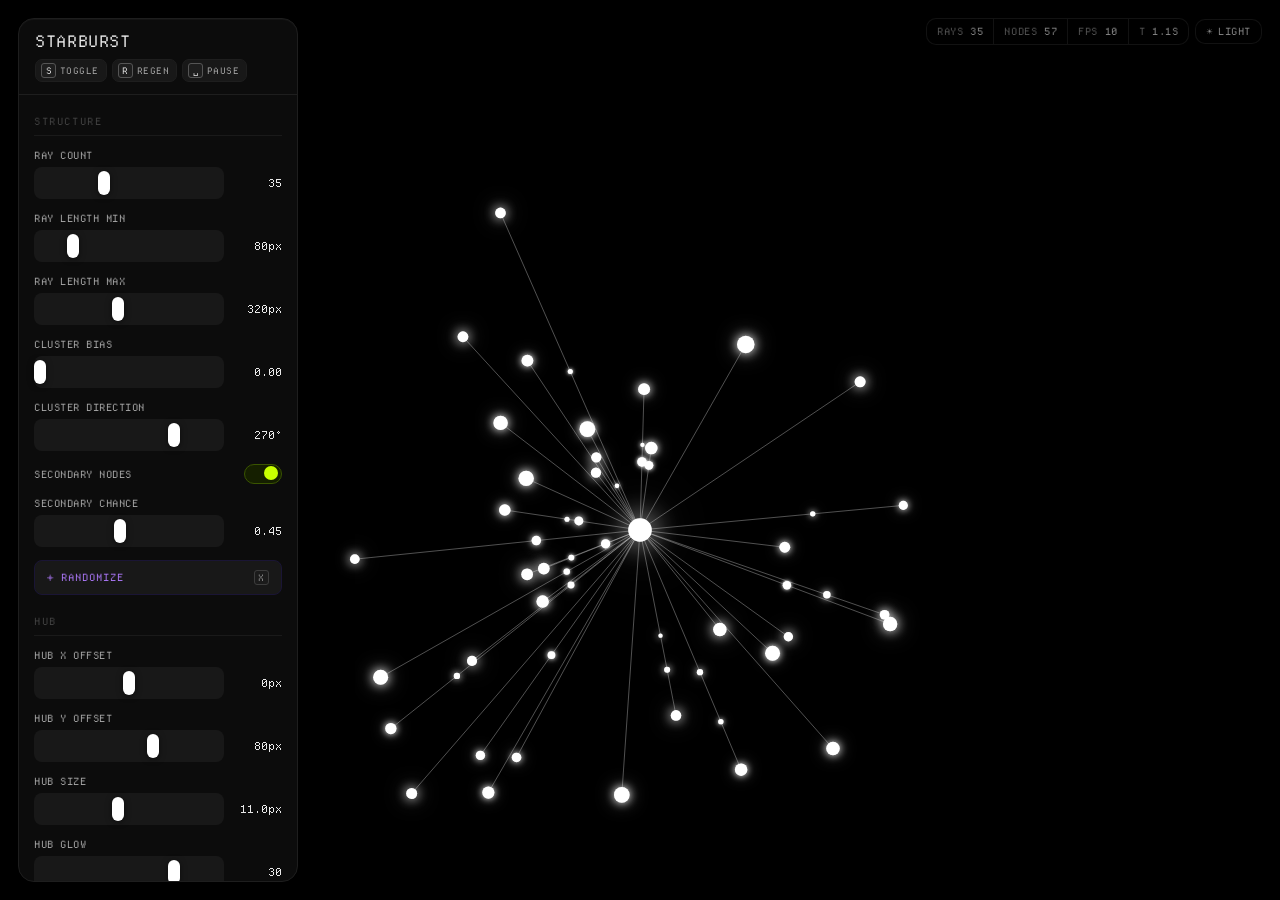
<file: tools/starburst/index.html>
<!DOCTYPE html>
<html lang="en">
<head>
<meta charset="UTF-8">
<meta name="viewport" content="width=device-width, initial-scale=1.0">
<title>STARBURST // NODE PATTERN GENERATOR</title>
<style>
@font-face {
  font-family: 'DepartureMono';
  src: url('[data-uri]') format('woff');
  font-weight: normal;
  font-style: normal;
}

*,*::before,*::after{box-sizing:border-box;margin:0;padding:0}

:root {
  --font: 'DepartureMono','Courier New',monospace;
  --font-d: 'DepartureMono','Courier New',monospace;
  --sw: 280px;
  --body-bg: #080808;
  --sb-bg: rgba(13,13,13,0.97);
  --border: #1e1e1e;
  --text: #aaaaaa;
  --text-b: #e8e8e8;
  --text-d: #444444;
  --accent: #c8ff00;
  --track: #181818;
  --thumb: #ffffff;
  --sec-line: #1a1a1a;
  --hud-bg: rgba(0,0,0,0.65);
  --hud-border: rgba(255,255,255,0.07);
  --hud-text: #555;
  --hud-val: #888;
  --tog-on-bg: #151f00;
  --tog-on-border: #3a5500;
  --tog-on-thumb: #c8ff00;
}
body.light {
  --body-bg: #e4e4e4;
  --sb-bg: rgba(242,242,242,0.97);
  --border: #cccccc;
  --text: #444444;
  --text-b: #111111;
  --text-d: #999999;
  --track: #d0d0d0;
  --thumb: #222222;
  --sec-line: #cccccc;
  --hud-bg: rgba(255,255,255,0.82);
  --hud-border: rgba(0,0,0,0.1);
  --hud-text: #aaa;
  --hud-val: #666;
  --tog-on-bg: #e8f8c0;
  --tog-on-border: #9ab800;
  --tog-on-thumb: #6a9000;
}

html,body { height:100%; overflow:hidden; background:var(--body-bg); color:var(--text); font-family:var(--font); font-size:12px; transition:background .3s; }

/* Canvas full screen */
#cv-wrap { position:fixed; inset:0; background:#040404; }
#canvas  { display:block; cursor:crosshair; width:100%; height:100%; }

/* ── Floating sidebar ── */
#sidebar {
  position:fixed; top:18px; left:18px;
  width:var(--sw); max-height:calc(100vh - 36px);
  z-index:100;
  background:var(--sb-bg);
  border:1px solid var(--border);
  border-radius:16px;
  display:flex; flex-direction:column; overflow:hidden;
  backdrop-filter:blur(14px); -webkit-backdrop-filter:blur(14px);
  box-shadow:0 8px 48px rgba(0,0,0,.7), 0 1px 0 rgba(255,255,255,.03) inset;
  transform-origin:top left;
  transition:transform .26s cubic-bezier(.4,0,.2,1), opacity .26s ease, background .3s, border-color .3s;
}
#sidebar.hide { transform:scale(.93) translateY(-10px); opacity:0; pointer-events:none; }

/* Show button */
#show-btn {
  position:fixed; top:18px; left:18px; z-index:99;
  background:var(--hud-bg); border:1px solid var(--hud-border);
  border-radius:10px; padding:7px 13px;
  display:flex; align-items:center; gap:7px;
  cursor:pointer; font-family:var(--font); font-size:10px;
  color:var(--hud-text); text-transform:uppercase; letter-spacing:.1em;
  backdrop-filter:blur(8px);
  box-shadow:0 4px 20px rgba(0,0,0,.5);
  transition:opacity .2s, color .15s; user-select:none;
  opacity:0; pointer-events:none;
}
#show-btn:hover { color:var(--text); }
#sidebar.hide ~ #show-btn { opacity:1; pointer-events:all; }
.kp {
  display:inline-flex; align-items:center; justify-content:center;
  min-width:15px; height:15px; background:rgba(255,255,255,.08);
  border:1px solid rgba(255,255,255,.15); border-radius:3px;
  font-size:9px; color:var(--hud-val); padding:0 2px;
}
body.light .kp { background:rgba(0,0,0,.06); border-color:rgba(0,0,0,.15); }

/* Sidebar header */
#sb-header { padding:14px 16px 12px; border-bottom:1px solid var(--border); flex-shrink:0; }
.hdr-top { display:flex; flex-direction:column; gap:10px; }
.app-title { font-family:var(--font-d); font-size:16px; letter-spacing:.04em; color:var(--text-b); text-transform:uppercase; line-height:1; }
.badges { display:flex; gap:5px; flex-wrap:nowrap; }
.badge-rand { border-color:#3a2060 !important; color:#cc99ff; }
.badge-rand:hover { border-color:#7744cc !important; color:#eeccff; }
.badge {
  display:flex; align-items:center; gap:4px;
  background:var(--track); border:1px solid var(--border); border-radius:7px;
  padding:3px 7px 3px 5px; cursor:pointer; user-select:none;
  transition:border-color .12s, filter .12s;
}
.badge:hover { border-color:var(--text-d); filter:brightness(1.25); }
.badge:active { transform:scale(.95); }
.kk {
  display:inline-flex; align-items:center; justify-content:center;
  min-width:15px; height:15px;
  background:var(--border); border:1px solid #555;
  border-radius:3px; font-size:9px; color:var(--text-b); padding:0 2px;
}
.bl { font-size:9px; color:var(--text); text-transform:uppercase; letter-spacing:.05em; }

/* Scroll area */
#scroll { flex:1; overflow-y:auto; overflow-x:hidden; padding:0 15px 24px; scrollbar-width:thin; scrollbar-color:#222 transparent; }
#scroll::-webkit-scrollbar { width:2px; }
#scroll::-webkit-scrollbar-thumb { background:#252525; border-radius:1px; }

/* Section */
.sec { margin-top:20px; }
.sec-lbl { font-size:10px; letter-spacing:.16em; color:var(--text-d); text-transform:uppercase; padding-bottom:7px; border-bottom:1px solid var(--sec-line); margin-bottom:13px; }

/* Control */
.ctrl { margin-bottom:13px; }
.ctrl-n { font-size:10px; color:var(--text); letter-spacing:.05em; text-transform:uppercase; margin-bottom:5px; display:block; }
.ctrl-r { display:flex; align-items:center; gap:10px; }
.cv { font-size:11px; color:var(--text-b); min-width:48px; text-align:right; white-space:nowrap; flex-shrink:0; font-variant-numeric:tabular-nums; }

/* Pill sliders */
input[type=range] {
  -webkit-appearance:none; appearance:none;
  width:100%; flex:1; height:32px; background:transparent;
  outline:none; cursor:pointer; padding:0; margin:0;
}
input[type=range]::-webkit-slider-runnable-track { height:32px; background:var(--track); border-radius:8px; }
input[type=range]::-webkit-slider-thumb {
  -webkit-appearance:none; width:12px; height:24px; border-radius:6px;
  background:var(--thumb); border:none; cursor:pointer; margin-top:4px;
  box-shadow:0 1px 6px rgba(0,0,0,.5); transition:opacity .12s;
}
input[type=range]::-webkit-slider-thumb:hover { opacity:.8; }
input[type=range]::-moz-range-track { height:32px; background:var(--track); border-radius:8px; }
input[type=range]::-moz-range-thumb { width:12px; height:24px; border-radius:6px; background:var(--thumb); border:none; cursor:pointer; }

/* Toggles */
.tog-r { display:flex; align-items:center; justify-content:space-between; margin-bottom:13px; font-size:10px; letter-spacing:.05em; text-transform:uppercase; color:var(--text); }
.tog { position:relative; width:38px; height:20px; flex-shrink:0; }
.tog input { position:absolute; opacity:0; width:0; height:0; }
.tog-t { position:absolute; inset:0; background:var(--track); border:1px solid var(--border); border-radius:10px; cursor:pointer; transition:background .2s, border-color .2s; }
.tog-th { position:absolute; width:14px; height:14px; top:2px; left:2px; background:var(--text-d); border-radius:50%; transition:transform .2s, background .2s; pointer-events:none; }
.tog input:checked ~ .tog-t { background:var(--tog-on-bg); border-color:var(--tog-on-border); }
.tog input:checked ~ .tog-th { transform:translateX(18px); background:var(--tog-on-thumb); }

/* Color grid */
.col-grid { display:grid; grid-template-columns:1fr 1fr; gap:8px; margin-bottom:13px; }
.col-item label { display:block; font-size:9px; color:var(--text-d); margin-bottom:4px; letter-spacing:.06em; text-transform:uppercase; }
.col-hex { font-size:9px; color:var(--text); letter-spacing:.04em; }
input[type=color] {
  -webkit-appearance:none; width:100%; height:28px;
  border:1px solid var(--border); border-radius:6px;
  background:var(--track); cursor:pointer; padding:2px 3px;
}
input[type=color]::-webkit-color-swatch-wrapper { padding:0; }
input[type=color]::-webkit-color-swatch { border:none; border-radius:4px; }

/* Buttons */
.btn {
  width:100%; padding:9px 12px;
  background:var(--track); color:var(--text);
  border:1px solid var(--border); font-family:var(--font); font-size:10px;
  letter-spacing:.1em; cursor:pointer; border-radius:8px; margin-bottom:6px;
  text-align:left; text-transform:uppercase;
  display:flex; align-items:center; gap:8px;
  transition:filter .12s, border-color .12s, color .12s;
}
.btn:hover { filter:brightness(1.2); border-color:var(--text-d); }
.btn:active { transform:translateY(1px); }
.bi { opacity:.65; }
.btn-regen { border-color:#1a2e10; color:#70c870; }
.btn-regen:hover { color:#90e890; }
.btn-rand { border-color:#1a1535; color:#b07aff; }
.btn-rand:hover { color:#d4aaff; }
.btn-rand .bi { display:inline-block; }
.btn-pause { border-color:#141428; color:#8888ff; }
.btn-pause:hover { color:#aaaaf0; }
.exp-grid { display:grid; grid-template-columns:1fr 1fr; gap:6px; margin-bottom:6px; }
.exp-grid .btn { margin-bottom:0; }
.btn-gif { grid-column:1/-1; border-color:#280808; color:#e07070; }
.btn-gif:hover { color:#ff9090; }

/* GIF progress inline */
#gif-prog { display:none; padding:10px; margin-top:4px; background:#0a0a18; border:1px solid #181830; border-radius:8px; }
#gif-prog.on { display:block; }
#gp-lbl { display:flex; justify-content:space-between; font-size:10px; color:#8888ff; text-transform:uppercase; letter-spacing:.08em; margin-bottom:6px; }
#gp-track { background:#141430; border-radius:3px; height:3px; overflow:hidden; }
#gp-fill { height:100%; background:#8888ff; border-radius:3px; width:0%; transition:width .08s linear; }

/* HUD */
#hud { position:fixed; top:18px; right:18px; z-index:100; display:flex; align-items:center; gap:6px; font-family:var(--font); font-size:10px; letter-spacing:.06em; pointer-events:none; }
#stats { display:flex; background:var(--hud-bg); border:1px solid var(--hud-border); border-radius:10px; overflow:hidden; backdrop-filter:blur(8px); -webkit-backdrop-filter:blur(8px); transition:background .3s, border-color .3s; }
.stat { padding:6px 10px; color:var(--hud-text); text-transform:uppercase; white-space:nowrap; }
.stat+.stat { border-left:1px solid var(--hud-border); }
.sv { color:var(--hud-val); }
#theme-btn {
  pointer-events:all; display:flex; align-items:center; gap:5px;
  background:var(--hud-bg); border:1px solid var(--hud-border); border-radius:10px; padding:5px 10px;
  cursor:pointer; font-family:var(--font); font-size:10px; color:var(--hud-val); letter-spacing:.06em; text-transform:uppercase;
  backdrop-filter:blur(8px); -webkit-backdrop-filter:blur(8px);
  transition:background .3s, border-color .3s, color .15s; user-select:none;
}
#theme-btn:hover { color:var(--text); }

/* Toast */
#toast {
  position:fixed; bottom:22px; left:50%; transform:translateX(-50%);
  background:var(--hud-bg); border:1px solid var(--hud-border); border-radius:10px;
  padding:7px 18px; font-family:var(--font); font-size:10px;
  color:var(--hud-val); letter-spacing:.1em; text-transform:uppercase;
  backdrop-filter:blur(8px); z-index:200; opacity:0; pointer-events:none; transition:opacity .25s;
}
#toast.on { opacity:1; }
</style>
</head>
<body>

<!-- Canvas -->
<div id="cv-wrap"><canvas id="canvas"></canvas></div>

<!-- Sidebar -->
<div id="sidebar">
  <div id="sb-header">
    <div class="hdr-top">
      <span class="app-title">STARBURST</span>
      <div class="badges">
        <div class="badge" onclick="toggleSidebar()" title="Toggle sidebar (S)"><span class="kk">S</span><span class="bl">toggle</span></div>
        <div class="badge" onclick="doRegen()" title="Regenerate (R)"><span class="kk">R</span><span class="bl">regen</span></div>
        <div class="badge" onclick="togglePause()" title="Pause/Play (Space)"><span class="kk">␣</span><span class="bl" id="pauseLabel">pause</span></div>
      </div>
    </div>
  </div>

  <div id="scroll">

    <!-- STRUCTURE -->
    <div class="sec">
      <div class="sec-lbl">Structure</div>
      <div class="ctrl"><span class="ctrl-n">Ray Count</span><div class="ctrl-r"><input type="range" id="rayCount" min="10" max="80" value="35" step="1"><span class="cv" id="v-rayCount">35</span></div></div>
      <div class="ctrl"><span class="ctrl-n">Ray Length Min</span><div class="ctrl-r"><input type="range" id="rayLenMin" min="30" max="300" value="80" step="1"><span class="cv" id="v-rayLenMin">80px</span></div></div>
      <div class="ctrl"><span class="ctrl-n">Ray Length Max</span><div class="ctrl-r"><input type="range" id="rayLenMax" min="100" max="600" value="320" step="1"><span class="cv" id="v-rayLenMax">320px</span></div></div>
      <div class="ctrl"><span class="ctrl-n">Cluster Bias</span><div class="ctrl-r"><input type="range" id="clusterBias" min="0" max="1" value="0" step="0.01"><span class="cv" id="v-clusterBias">0.00</span></div></div>
      <div class="ctrl"><span class="ctrl-n">Cluster Direction</span><div class="ctrl-r"><input type="range" id="clusterDir" min="0" max="360" value="270" step="1"><span class="cv" id="v-clusterDir">270°</span></div></div>
      <div class="tog-r">Secondary Nodes<label class="tog"><input type="checkbox" id="secNodes" checked><div class="tog-t"></div><div class="tog-th"></div></label></div>
      <div class="ctrl"><span class="ctrl-n">Secondary Chance</span><div class="ctrl-r"><input type="range" id="secChance" min="0" max="1" value="0.45" step="0.01"><span class="cv" id="v-secChance">0.45</span></div></div>
      <button class="btn btn-rand" onclick="randomizePreset()" style="margin-top:4px;justify-content:space-between;"><span><span class="bi">✦</span> Randomize</span><span class="kk" style="opacity:0.6;">X</span></button>
    </div>

    <!-- HUB -->
    <div class="sec">
      <div class="sec-lbl">Hub</div>
      <div class="ctrl"><span class="ctrl-n">Hub X Offset</span><div class="ctrl-r"><input type="range" id="hubX" min="-300" max="300" value="0" step="1"><span class="cv" id="v-hubX">0px</span></div></div>
      <div class="ctrl"><span class="ctrl-n">Hub Y Offset</span><div class="ctrl-r"><input type="range" id="hubY" min="-300" max="300" value="80" step="1"><span class="cv" id="v-hubY">80px</span></div></div>
      <div class="ctrl"><span class="ctrl-n">Hub Size</span><div class="ctrl-r"><input type="range" id="hubSize" min="4" max="20" value="11" step="0.5"><span class="cv" id="v-hubSize">11.0px</span></div></div>
      <div class="ctrl"><span class="ctrl-n">Hub Glow</span><div class="ctrl-r"><input type="range" id="hubGlow" min="0" max="40" value="30" step="1"><span class="cv" id="v-hubGlow">30</span></div></div>
    </div>

    <!-- NODES -->
    <div class="sec">
      <div class="sec-lbl">Nodes</div>
      <div class="ctrl"><span class="ctrl-n">Node Size Min</span><div class="ctrl-r"><input type="range" id="nodeSzMin" min="2" max="10" value="4" step="0.5"><span class="cv" id="v-nodeSzMin">4.0px</span></div></div>
      <div class="ctrl"><span class="ctrl-n">Node Size Max</span><div class="ctrl-r"><input type="range" id="nodeSzMax" min="4" max="16" value="8" step="0.5"><span class="cv" id="v-nodeSzMax">8.0px</span></div></div>
      <div class="ctrl"><span class="ctrl-n">Node Glow</span><div class="ctrl-r"><input type="range" id="nodeGlow" min="0" max="30" value="12" step="1"><span class="cv" id="v-nodeGlow">12</span></div></div>
      <div class="ctrl"><span class="ctrl-n">Line Opacity</span><div class="ctrl-r"><input type="range" id="lineOpacity" min="0.05" max="1" value="0.45" step="0.01"><span class="cv" id="v-lineOpacity">0.45</span></div></div>
      <div class="ctrl"><span class="ctrl-n">Line Width</span><div class="ctrl-r"><input type="range" id="lineWidth" min="0.3" max="2" value="0.7" step="0.1"><span class="cv" id="v-lineWidth">0.7px</span></div></div>
      <div class="col-grid">
        <div class="col-item"><label>Node Color</label><input type="color" id="nodeColor" value="#ffffff"><span class="col-hex" id="h-nodeColor">#ffffff</span></div>
        <div class="col-item"><label>Line Color</label><input type="color" id="lineColor" value="#ffffff"><span class="col-hex" id="h-lineColor">#ffffff</span></div>
      </div>
    </div>

    <!-- BACKGROUND -->
    <div class="sec">
      <div class="sec-lbl">Background</div>
      <div class="col-item">
        <label>BG Color</label>
        <input type="color" id="bgColor" value="#000000" style="width:100%">
        <span class="col-hex" id="h-bgColor">#000000</span>
      </div>
    </div>

    <!-- ANIMATION -->
    <div class="sec">
      <div class="sec-lbl">Animation</div>
      <div class="ctrl"><span class="ctrl-n">Sway Intensity</span><div class="ctrl-r"><input type="range" id="swayInt" min="0" max="3" value="1.2" step="0.05"><span class="cv" id="v-swayInt">1.20</span></div></div>
      <div class="ctrl"><span class="ctrl-n">Pulse Speed</span><div class="ctrl-r"><input type="range" id="pulseSpeed" min="0" max="3" value="1" step="0.05"><span class="cv" id="v-pulseSpeed">1.00</span></div></div>
      <div class="ctrl"><span class="ctrl-n">Anim Speed</span><div class="ctrl-r"><input type="range" id="animSpeed" min="0" max="3" value="1" step="0.05"><span class="cv" id="v-animSpeed">1.00</span></div></div>
      <div class="tog-r">Length Breathe<label class="tog"><input type="checkbox" id="lenBreathe" checked><div class="tog-t"></div><div class="tog-th"></div></label></div>
      <button class="btn btn-pause" id="pauseBtn" onclick="togglePause()"><span class="bi">⏸</span> Pause</button>
    </div>

    <!-- REGENERATE -->
    <div class="sec">
      <div class="sec-lbl">Generate</div>
      <button class="btn btn-regen" onclick="doRegen()"><span class="bi">↻</span> Regenerate</button>
    </div>

    <!-- EXPORT -->
    <div class="sec">
      <div class="sec-lbl">Export</div>
      <div class="exp-grid">
        <button class="btn" onclick="exportPNG()"><span class="bi">⬇</span> PNG</button>
        <button class="btn" onclick="exportSVG()"><span class="bi">⬇</span> SVG</button>
        <button class="btn btn-gif" onclick="exportGIF()"><span class="bi">●</span> Video · 5s · WebM</button>
      </div>
      <div id="gif-prog">
        <div id="gp-lbl"><span id="gp-txt">Capturing…</span><span id="gp-pct">0%</span></div>
        <div id="gp-track"><div id="gp-fill"></div></div>
      </div>
    </div>

    <!-- SHORTCUTS HINT -->
    <div class="sec">
      <div class="sec-lbl">Shortcuts</div>
      <div style="font-size:9px;color:var(--text-d);line-height:1.9;letter-spacing:.04em;">
        <span style="color:var(--text)">S</span> · toggle panel &nbsp;|&nbsp; <span style="color:var(--text)">R</span> · regen<br>
        <span style="color:var(--text)">Space / P</span> · pause<br>
        <span style="color:var(--text)">T</span> · light/dark mode<br>
        <span style="color:var(--text)">E</span> · export PNG<br>
        <span style="color:var(--text)">← →</span> · ray count<br>
        <span style="color:var(--text)">↑ ↓</span> · anim speed
      </div>
    </div>

  </div>
</div>

<!-- Show button -->
<div id="show-btn" onclick="toggleSidebar()" title="Show settings (S)">
  <span class="kp">S</span> settings
</div>

<!-- HUD -->
<div id="hud">
  <div id="stats">
    <div class="stat">rays <span class="sv" id="stat-rays">35</span></div>
    <div class="stat">nodes <span class="sv" id="stat-nodes">0</span></div>
    <div class="stat">fps <span class="sv" id="stat-fps">60</span></div>
    <div class="stat">t <span class="sv" id="stat-time">0.0s</span></div>
  </div>
  <button id="theme-btn" onclick="toggleTheme()" title="Toggle light/dark (T)">
    <span id="t-icon">☀</span><span id="t-lbl"> light</span>
  </button>
</div>

<!-- Toast -->
<div id="toast"></div>

<script>
'use strict';
const canvas = document.getElementById('canvas');
const ctx    = canvas.getContext('2d');

function resizeCanvas() {
  canvas.width  = window.innerWidth;
  canvas.height = window.innerHeight;
}
resizeCanvas();
window.addEventListener('resize', () => { resizeCanvas(); regenerate(); });

function W() { return canvas.width; }
function H() { return canvas.height; }

let paused = false, time = 0, lastTs = 0;
let fpsA = 0, fpsC = 0, fps = 60;
let rays = [], nodeCnt = 0;
const mouse = { x:-9999, y:-9999, on:false };

canvas.addEventListener('mousemove', e => {
  const r = canvas.getBoundingClientRect();
  mouse.x = (e.clientX - r.left) * (W() / r.width);
  mouse.y = (e.clientY - r.top)  * (H() / r.height);
  mouse.on = true;
});
canvas.addEventListener('mouseleave', () => { mouse.on = false; });

function G(id) { return document.getElementById(id); }
function getP() {
  return {
    rayCount:   +G('rayCount').value,
    rayLenMin:  +G('rayLenMin').value,
    rayLenMax:  +G('rayLenMax').value,
    clusterBias:+G('clusterBias').value,
    clusterDir: +G('clusterDir').value * Math.PI / 180,
    secNodes:    G('secNodes').checked,
    secChance:  +G('secChance').value,
    hubX:       +G('hubX').value,
    hubY:       +G('hubY').value,
    hubSize:    +G('hubSize').value,
    hubGlow:    +G('hubGlow').value,
    nodeSzMin:  +G('nodeSzMin').value,
    nodeSzMax:  +G('nodeSzMax').value,
    nodeGlow:   +G('nodeGlow').value,
    nodeColor:   G('nodeColor').value,
    lineColor:   G('lineColor').value,
    lineOpacity:+G('lineOpacity').value,
    lineWidth:  +G('lineWidth').value,
    swayInt:    +G('swayInt').value,
    pulseSpeed: +G('pulseSpeed').value,
    animSpeed:  +G('animSpeed').value,
    lenBreathe:  G('lenBreathe').checked,
    bgColor:     G('bgColor').value,
  };
}

function rand(a,b) { return a + Math.random()*(b-a); }
function rgb(hex) { return `${parseInt(hex.slice(1,3),16)},${parseInt(hex.slice(3,5),16)},${parseInt(hex.slice(5,7),16)}`; }

function buildRays(p) {
  const out = [];
  for (let i = 0; i < p.rayCount; i++) {
    const hs = (1 - p.clusterBias) * Math.PI;
    const angle = p.clusterDir + rand(-hs, hs);
    const secs = [];
    if (p.secNodes && Math.random() < p.secChance) {
      const n = Math.random() < 0.4 ? 2 : 1;
      for (let j = 0; j < n; j++)
        secs.push({ t:rand(.25,.8), size:rand(2,5), po:rand(0,Math.PI*2) });
    }
    out.push({ angle, baseLen:rand(p.rayLenMin,p.rayLenMax), tipSize:rand(p.nodeSzMin,p.nodeSzMax),
               so:rand(0,Math.PI*2), sf:rand(.3,.9), lo:rand(0,Math.PI*2), lf:rand(.2,.6), po:rand(0,Math.PI*2),
               secs, mad:0, mld:0 });
  }
  return out;
}

function regenerate() { rays = buildRays(getP()); }
regenerate();

function drawNode(x,y,size,glow,col) {
  const c = rgb(col);
  ctx.save();
  ctx.shadowBlur = glow; ctx.shadowColor = `rgba(${c},1)`;
  ctx.fillStyle = `rgba(${c},1)`;
  ctx.beginPath(); ctx.arc(x,y,size,0,Math.PI*2); ctx.fill();
  if (glow > 0) { ctx.shadowBlur = glow*2; ctx.globalAlpha = .4; ctx.fill(); }
  ctx.restore();
}

function draw(t) {
  const p = getP();
  const cx = W()/2 + p.hubX, cy = H()/2 + p.hubY;
  ctx.fillStyle = p.bgColor; ctx.fillRect(0,0,W(),H());

  const hp = Math.sin(t * p.pulseSpeed * .8) * .5 + .5;
  const hmd = Math.hypot(mouse.x-cx, mouse.y-cy);
  const hmb = mouse.on ? Math.max(0, 1 - hmd/180) : 0;
  const hglow = p.hubGlow*(0.7+0.3*hp) + hmb*20;
  const hsz   = p.hubSize*(1+0.08*hp+hmb*.25);

  let nc = 1;
  const lr = rgb(p.lineColor);

  for (const ray of rays) {
    // Mouse spring
    const bx = cx + Math.cos(ray.angle)*ray.baseLen;
    const by = cy + Math.sin(ray.angle)*ray.baseLen;
    if (mouse.on) {
      const d = Math.hypot(mouse.x-bx, mouse.y-by);
      const inf = Math.max(0, 1 - d/220);
      let ad = Math.atan2(mouse.y-cy, mouse.x-cx) - ray.angle;
      while(ad >  Math.PI) ad -= Math.PI*2;
      while(ad < -Math.PI) ad += Math.PI*2;
      ray.mad += (ad*inf*.38 - ray.mad) * .13;
      ray.mld += (inf*55      - ray.mld) * .13;
    } else { ray.mad *= .87; ray.mld *= .87; }

    const sway = (p.swayInt*Math.PI/180)*3;
    const angle = ray.angle + Math.sin(t*ray.sf*p.animSpeed+ray.so)*sway + ray.mad;
    let len = ray.baseLen;
    if (p.lenBreathe) len *= (1 + Math.sin(t*ray.lf*p.animSpeed+ray.lo)*.1);
    len += ray.mld;

    const tx = cx + Math.cos(angle)*len, ty = cy + Math.sin(angle)*len;

    ctx.save(); ctx.globalAlpha = p.lineOpacity;
    ctx.strokeStyle = `rgba(${lr},1)`; ctx.lineWidth = p.lineWidth; ctx.shadowBlur = 0;
    ctx.beginPath(); ctx.moveTo(cx,cy); ctx.lineTo(tx,ty); ctx.stroke(); ctx.restore();

    const tp = Math.sin(t*p.pulseSpeed*.9*p.animSpeed+ray.po)*.5+.5;
    drawNode(tx, ty, ray.tipSize*(1+.12*tp), p.nodeGlow*(.6+.4*tp), p.nodeColor); nc++;

    if (p.secNodes) {
      for (const s of ray.secs) {
        const sp = Math.sin(t*p.pulseSpeed*p.animSpeed+s.po)*.5+.5;
        drawNode(cx+Math.cos(angle)*len*s.t, cy+Math.sin(angle)*len*s.t, s.size, p.nodeGlow*.6*(.5+.5*sp), p.nodeColor); nc++;
      }
    }
  }
  drawNode(cx, cy, hsz, hglow, p.nodeColor);
  nodeCnt = nc;
}

function loop(ts) {
  if (!paused) {
    const dt = Math.min((ts-lastTs)/1000, .1);
    time += dt * getP().animSpeed;
    fpsA += dt; fpsC++;
    if (fpsA >= .5) { fps = Math.round(fpsC/fpsA); fpsA=0; fpsC=0; }
    draw(time);
    G('stat-rays').textContent  = rays.length;
    G('stat-nodes').textContent = nodeCnt;
    G('stat-fps').textContent   = fps;
    G('stat-time').textContent  = time.toFixed(1)+'s';
  }
  lastTs = ts;
  requestAnimationFrame(loop);
}
requestAnimationFrame(ts => { lastTs=ts; requestAnimationFrame(loop); });

// ── Slider wiring ──
function ws(id, sfx, dec) {
  sfx = sfx||''; dec = dec||0;
  const el=G(id), v=G('v-'+id);
  const up = () => { const n=parseFloat(el.value); v.textContent=(dec?n.toFixed(dec):Math.round(n))+sfx; };
  el.addEventListener('input', up); up();
}
ws('rayCount'); ws('rayLenMin','px'); ws('rayLenMax','px');
ws('clusterBias','',2); ws('clusterDir','°'); ws('secChance','',2);
ws('hubX','px'); ws('hubY','px'); ws('hubSize','px',1); ws('hubGlow');
ws('nodeSzMin','px',1); ws('nodeSzMax','px',1); ws('nodeGlow');
ws('lineOpacity','',2); ws('lineWidth','px',1);
ws('swayInt','',2); ws('pulseSpeed','',2); ws('animSpeed','',2);

['nodeColor','lineColor','bgColor'].forEach(id => {
  const el=G(id), h=G('h-'+id);
  el.addEventListener('input', () => { h.textContent = el.value; });
});

['rayCount','rayLenMin','rayLenMax','clusterBias','clusterDir','secNodes','secChance','nodeSzMin','nodeSzMax']
  .forEach(id => {
    const el = G(id);
    el.addEventListener('change', regenerate);
    if (el.type==='range') el.addEventListener('input', regenerate);
  });

// ── UI ──
let sbVis = true;
function toggleSidebar() {
  sbVis = !sbVis;
  G('sidebar').classList.toggle('hide', !sbVis);
  toast(sbVis ? 'Panel shown' : 'Press S to show panel');
}

function togglePause() {
  paused = !paused;
  G('pauseBtn').innerHTML = paused ? '<span class="bi">▶</span> Play' : '<span class="bi">⏸</span> Pause';
  G('pauseLabel').textContent = paused ? 'play' : 'pause';
  toast(paused ? 'Paused' : 'Playing');
}

function doRegen() { regenerate(); toast('Regenerated'); }

let lightMode = false;
function toggleTheme() {
  lightMode = !lightMode;
  document.body.classList.toggle('light', lightMode);
  G('t-icon').textContent = lightMode ? '🌙' : '☀';
  G('t-lbl').textContent  = lightMode ? ' dark' : ' light';
  toast(lightMode ? 'Light mode' : 'Dark mode');
}

let toastTmr = null;
function toast(msg) {
  const el = G('toast');
  el.textContent = msg; el.classList.add('on');
  clearTimeout(toastTmr);
  toastTmr = setTimeout(() => el.classList.remove('on'), 1500);
}

// ── Keyboard ──
document.addEventListener('keydown', e => {
  if (e.target.tagName==='INPUT') return;
  switch(e.key.toLowerCase()) {
    case 's': toggleSidebar(); break;
    case 'r': doRegen(); break;
    case 'x': randomizePreset(); break;
    case ' ': case 'p': e.preventDefault(); togglePause(); break;
    case 't': toggleTheme(); break;
    case 'e': exportPNG(); toast('PNG saved'); break;
    case 'arrowup':
      e.preventDefault();
      G('animSpeed').value = Math.min(3, +G('animSpeed').value+.1);
      G('animSpeed').dispatchEvent(new Event('input'));
      toast('Speed ↑'); break;
    case 'arrowdown':
      e.preventDefault();
      G('animSpeed').value = Math.max(0, +G('animSpeed').value-.1);
      G('animSpeed').dispatchEvent(new Event('input'));
      toast('Speed ↓'); break;
    case 'arrowright':
      e.preventDefault();
      G('rayCount').value = Math.min(80, +G('rayCount').value+1);
      G('rayCount').dispatchEvent(new Event('input'));
      regenerate(); toast('Rays +1'); break;
    case 'arrowleft':
      e.preventDefault();
      G('rayCount').value = Math.max(10, +G('rayCount').value-1);
      G('rayCount').dispatchEvent(new Event('input'));
      regenerate(); toast('Rays -1'); break;
  }
});

// ── PNG ──
function exportPNG() {
  draw(time);
  const a = document.createElement('a');
  a.href = canvas.toDataURL('image/png');
  a.download = 'starburst_'+Date.now()+'.png'; a.click();
}

// ── SVG ──
function exportSVG() {
  const p = getP(), cx=W()/2+p.hubX, cy=H()/2+p.hubY;
  const lr=rgb(p.lineColor), nr=rgb(p.nodeColor);

  // Each node = 2 circles: blurred glow underneath + solid core on top
  // This is the only way Figma correctly renders both layers
  let lns='', secGlow='', secCore='', tipGlow='', tipCore='';

  for (const ray of rays) {
    const tx=cx+Math.cos(ray.angle)*ray.baseLen, ty=cy+Math.sin(ray.angle)*ray.baseLen;
    const tr=ray.tipSize.toFixed(2), txs=tx.toFixed(2), tys=ty.toFixed(2);

    // Line
    lns += `\n    <line x1="${cx.toFixed(2)}" y1="${cy.toFixed(2)}" x2="${txs}" y2="${tys}" stroke="rgb(${lr})" stroke-width="${p.lineWidth}" opacity="${p.lineOpacity}"/>`;

    // Tip: glow circle (blurred, larger, semi-transparent) + solid core
    tipGlow += `\n    <circle cx="${txs}" cy="${tys}" r="${(ray.tipSize*2.2).toFixed(2)}" fill="rgb(${nr})" opacity="0.35" filter="url(#blur-tip)"/>`;
    tipCore += `\n    <circle cx="${txs}" cy="${tys}" r="${tr}" fill="rgb(${nr})"/>`;

    // Secondary nodes
    if (p.secNodes) for (const s of ray.secs) {
      const sx=(cx+Math.cos(ray.angle)*ray.baseLen*s.t).toFixed(2);
      const sy=(cy+Math.sin(ray.angle)*ray.baseLen*s.t).toFixed(2);
      const sr=s.size.toFixed(2);
      secGlow += `\n    <circle cx="${sx}" cy="${sy}" r="${(s.size*2).toFixed(2)}" fill="rgb(${nr})" opacity="0.28" filter="url(#blur-sec)"/>`;
      secCore += `\n    <circle cx="${sx}" cy="${sy}" r="${sr}" fill="rgb(${nr})" opacity="0.85"/>`;
    }
  }

  // Hub
  const hgr = (p.hubSize * 3.5).toFixed(2), hsr = p.hubSize.toFixed(2);
  const hubGlow = `\n    <circle cx="${cx.toFixed(2)}" cy="${cy.toFixed(2)}" r="${hgr}" fill="rgb(${nr})" opacity="0.4" filter="url(#blur-hub)"/>`;
  const hubCore = `\n    <circle cx="${cx.toFixed(2)}" cy="${cy.toFixed(2)}" r="${hsr}" fill="rgb(${nr})"/>`;

  const out = `<svg xmlns="http://www.w3.org/2000/svg" width="${W()}" height="${H()}" style="background:${p.bgColor}">

  <defs>
    <!-- Pure blur filters — no feMerge, Figma compatible -->
    <filter id="blur-tip" x="-150%" y="-150%" width="400%" height="400%">
      <feGaussianBlur stdDeviation="${(p.nodeGlow * 0.6).toFixed(1)}"/>
    </filter>
    <filter id="blur-sec" x="-150%" y="-150%" width="400%" height="400%">
      <feGaussianBlur stdDeviation="${(p.nodeGlow * 0.4).toFixed(1)}"/>
    </filter>
    <filter id="blur-hub" x="-150%" y="-150%" width="400%" height="400%">
      <feGaussianBlur stdDeviation="${(p.hubGlow * 0.55).toFixed(1)}"/>
    </filter>
  </defs>

  <!-- LAYER 1: Lines -->
  <g id="layer-lines">${lns}
  </g>

  <!-- LAYER 2: Secondary node glows -->
  <g id="layer-secondary-glows">${secGlow || '\n    <!-- none -->'}
  </g>

  <!-- LAYER 3: Secondary node cores -->
  <g id="layer-secondary-cores">${secCore || '\n    <!-- none -->'}
  </g>

  <!-- LAYER 4: Tip node glows -->
  <g id="layer-tip-glows">${tipGlow}
  </g>

  <!-- LAYER 5: Tip node cores -->
  <g id="layer-tip-cores">${tipCore}
  </g>

  <!-- LAYER 6: Hub glow -->
  <g id="layer-hub-glow">${hubGlow}
  </g>

  <!-- LAYER 7: Hub core -->
  <g id="layer-hub-core">${hubCore}
  </g>

</svg>`;

  const a = document.createElement('a');
  a.href = URL.createObjectURL(new Blob([out],{type:'image/svg+xml'}));
  a.download = 'starburst_'+Date.now()+'.svg'; a.click();
  toast('SVG saved');
}

// ── GIF ──
let isRecording = false;

function exportGIF() {
  if (isRecording) return;

  const prog = G('gif-prog'), fill = G('gp-fill'), pct = G('gp-pct'), txt = G('gp-txt');

  if (!window.MediaRecorder || !canvas.captureStream) {
    alert('Recording not supported in this browser. Please use Chrome or Edge.');
    return;
  }

  const mimeType = ['video/webm;codecs=vp9', 'video/webm;codecs=vp8', 'video/webm']
    .find(m => MediaRecorder.isTypeSupported(m)) || 'video/webm';

  const DURATION = 5000; // 5 seconds
  const chunks = [];

  const stream   = canvas.captureStream(60);
  const recorder = new MediaRecorder(stream, { mimeType, videoBitsPerSecond: 12_000_000 });

  recorder.ondataavailable = e => { if (e.data && e.data.size > 0) chunks.push(e.data); };

  recorder.onstop = () => {
    const blob = new Blob(chunks, { type: mimeType });
    const a = document.createElement('a');
    a.href = URL.createObjectURL(blob);
    a.download = 'starburst_' + Date.now() + '.webm';
    a.click();
    setTimeout(() => URL.revokeObjectURL(a.href), 3000);
    prog.classList.remove('on');
    isRecording = false;
    paused = false;
    toast('Video saved');
  };

  isRecording = true;
  paused = false; // keep animation running so it gets captured
  prog.classList.add('on');
  txt.textContent = 'Recording…';
  fill.style.width = '0%';
  pct.textContent = '0%';

  recorder.start(100);

  const startTs = performance.now();

  function recLoop(ts) {
    const elapsed = ts - startTs;
    const v = Math.min(Math.round((elapsed / DURATION) * 100), 100);
    const secLeft = Math.max(0, (DURATION - elapsed) / 1000).toFixed(1);

    fill.style.width = v + '%';
    pct.textContent = v + '%';
    txt.textContent = `⏺ REC  ${v}%  [${secLeft}s left]`;

    if (elapsed < DURATION) {
      requestAnimationFrame(recLoop);
    } else {
      recorder.stop();
    }
  }

  requestAnimationFrame(recLoop);
}

// ── RANDOMIZE PRESET ──
const RAND_PALETTES = [
  { name:'Ember',      node:'#ff6030', line:'#ff3800', bg:'#0a0200' },
  { name:'Ocean',      node:'#40d0ff', line:'#0088cc', bg:'#000a12' },
  { name:'Aurora',     node:'#40ffaa', line:'#00cc66', bg:'#000a05' },
  { name:'Violet',     node:'#cc88ff', line:'#8844ee', bg:'#08000f' },
  { name:'Gold',       node:'#ffcc44', line:'#ff9900', bg:'#0a0600' },
  { name:'Rose',       node:'#ff88bb', line:'#ee3377', bg:'#0a0005' },
  { name:'Ice',        node:'#aaeeff', line:'#66ccff', bg:'#000810' },
  { name:'Neon',       node:'#ccff00', line:'#88ff00', bg:'#030800' },
  { name:'Crimson',    node:'#ff4455', line:'#cc1122', bg:'#0a0002' },
  { name:'Mint',       node:'#88ffdd', line:'#22ddaa', bg:'#00080a' },
  { name:'Peach',      node:'#ffaa77', line:'#ff6633', bg:'#0a0300' },
  { name:'Cobalt',     node:'#5588ff', line:'#2244ee', bg:'#00020f' },
  { name:'Sakura',     node:'#ffaabb', line:'#ee6688', bg:'#0a0005' },
  { name:'Lime',       node:'#bbff44', line:'#88dd00', bg:'#040900' },
  { name:'Arctic',     node:'#ffffff', line:'#aaddff', bg:'#000510' },
  { name:'Lava',       node:'#ff8822', line:'#ff4400', bg:'#0a0200' },
  { name:'Cyber',      node:'#00ffff', line:'#00aacc', bg:'#000a0a' },
  { name:'Dusk',       node:'#ffaacc', line:'#cc55aa', bg:'#08000a' },
  { name:'Forest',     node:'#66ff88', line:'#228844', bg:'#000a02' },
  { name:'Ghost',      node:'#ddeeff', line:'#99bbcc', bg:'#020408' },
];

function rr(min, max) { return min + Math.random() * (max - min); }
function ri(min, max) { return Math.floor(rr(min, max + 1)); }
function pick(arr) { return arr[Math.floor(Math.random() * arr.length)]; }

function setSlider(id, val) {
  const el = G(id);
  el.value = val;
  el.dispatchEvent(new Event('input'));
}
function setColor(id, hex) {
  const el = G(id);
  el.value = hex;
  const h = G('h-' + id);
  if (h) h.textContent = hex;
}

function randomizePreset() {
  const palette = pick(RAND_PALETTES);

  // Colors
  setColor('nodeColor', palette.node);
  setColor('lineColor', palette.line);
  setColor('bgColor',   palette.bg);

  // Structure
  setSlider('rayCount',    ri(18, 55));
  setSlider('rayLenMin',   ri(40, 130));
  setSlider('rayLenMax',   ri(180, 500));
  setSlider('clusterBias', rr(0, 0.7).toFixed(2));
  setSlider('clusterDir',  ri(0, 360));
  setSlider('secChance',   rr(0.2, 0.8).toFixed(2));

  // Hub — always centered
  setSlider('hubX',    0);
  setSlider('hubY',    0);
  setSlider('hubSize', rr(6, 16).toFixed(1));
  setSlider('hubGlow', ri(15, 40));

  // Nodes
  setSlider('nodeSzMin',   rr(2, 5).toFixed(1));
  setSlider('nodeSzMax',   rr(5, 12).toFixed(1));
  setSlider('nodeGlow',    ri(8, 28));
  setSlider('lineOpacity', rr(0.2, 0.7).toFixed(2));
  setSlider('lineWidth',   rr(0.4, 1.4).toFixed(1));

  // Animation
  setSlider('swayInt',    rr(0.3, 2.2).toFixed(2));
  setSlider('pulseSpeed', rr(0.4, 2.0).toFixed(2));
  setSlider('animSpeed',  rr(0.4, 1.8).toFixed(2));

  regenerate();
  toast('✦ ' + palette.name);
}

</script>
</body>
</html>
</file>
<file: flannel/assets/index-BSMlcL1X.css>
@import "https://fonts.googleapis.com/css2?family=IBM+Plex+Mono:wght@400;500&family=Inter:wght@400;500;600;650&display=swap";*,:before,:after{box-sizing:border-box}:root{--spacing:.25rem;--panel-gap:calc(var(--spacing) * 2);--control-gap:13px;--control-heading-size:15px;--control-body-size:13px;--control-caption-size:11px;--radius-control:6px;--radius-inner:4px;--radius-panel:10px;--control-height:40px;--background:#060606;--surface:#111;--surface-strong:#1f1f1f;--surface-contrast:#171717;--foreground:#f2f2f3;--muted:#686868;--muted-mid:#9b9b9b;--muted-strong:#e0e0e0;--border:#262626;--stroke:#2a2a2a;--stroke-strong:#464646;--ghost:#1b1b1b;--slider-track:#101010;--slider-fill:#252525;--slider-thumb:#e8e8ea;--slider-thumb-hover:#fff;--accent:#f2f2f2;--accent-fill:#242427;--accent-bright:#fff;--accent-mid:#d8d8d8;--accent-warm:#fff;--sett-row:#171717;--sett-control:#0d0d0d;--sett-slider-track:#0b0b0b;--sett-slider-fill:#242424;--sett-muted:#777;--sett-text:#eee;--sett-stroke:var(--stroke);--sett-stroke-strong:var(--stroke);--action-bg:#202020;--action-fg:#ededed;--primary-bg:#dcdcdc;--primary-fg:#111;--canvas-button-bg:#171717;--canvas-button-fg:#d6d6d6;--toggle-off-bg:#1b1b1b;--toggle-on-bg:#2c2c2c;--toggle-thumb:#eee;--panel-shadow:none;--tech-grid:transparent;--font-body:"Inter", ui-sans-serif, system-ui, sans-serif;--font-mono:"IBM Plex Mono", ui-monospace, monospace;--theme-wipe-x:100vw;--theme-wipe-y:0px;--theme-wipe-radius:1600px}@property --theme-wipe-current-radius{syntax:"<length>";inherits:false;initial-value:0}[data-theme=light]{--background:#f4f4f4;--surface:#fff;--surface-strong:#e9e9e9;--surface-contrast:#eee;--foreground:#191919;--muted:#929292;--muted-mid:#666;--muted-strong:#262626;--border:#d8d8d8;--stroke:#d7d7d7;--stroke-strong:#c5c5c5;--ghost:#e5e5e5;--slider-track:#e7e7e7;--slider-fill:#d1d1d1;--slider-thumb:#191919;--slider-thumb-hover:#000;--panel-shadow:none;--accent:#191919;--accent-fill:#dedede;--accent-bright:#191919;--accent-mid:#555;--accent-warm:#191919;--sett-row:#dedfe2;--sett-control:#f0f1f3;--sett-slider-track:#e8e9eb;--sett-slider-fill:#c8c9cd;--sett-muted:#9a9ba1;--sett-text:#323337;--sett-stroke:var(--stroke);--sett-stroke-strong:var(--stroke);--action-bg:#d4d4d4;--action-fg:#232323;--primary-bg:#dedfe1;--primary-fg:#232323;--canvas-button-bg:#e8e8e8;--canvas-button-fg:#202020;--toggle-off-bg:#dfdfdf;--toggle-on-bg:#d5d5d5;--toggle-thumb:#1c1c1c;--tech-grid:transparent}html,body,#root{height:100%;margin:0;overflow:hidden}body{font-family:var(--font-body);background:var(--background);color:var(--foreground);-webkit-font-smoothing:antialiased}button,input,select,textarea{appearance:none;box-shadow:none;font:inherit;border:0;outline:none}button{background:0 0}::view-transition-old(root){mix-blend-mode:normal;animation-duration:.92s;animation-timing-function:cubic-bezier(.19,1,.22,1)}::view-transition-new(root){mix-blend-mode:normal;animation-duration:.92s;animation-timing-function:cubic-bezier(.19,1,.22,1)}::view-transition-old(root){animation-name:theme-wipe-still}::view-transition-new(root){-webkit-mask-image:radial-gradient(circle at var(--theme-wipe-x) var(--theme-wipe-y), #000 0 var(--theme-wipe-current-radius), #000000b8 calc(var(--theme-wipe-current-radius) + 36px), #00000052 calc(var(--theme-wipe-current-radius) + 82px), transparent calc(var(--theme-wipe-current-radius) + 128px));mask-image:radial-gradient(circle at var(--theme-wipe-x) var(--theme-wipe-y), #000 0 var(--theme-wipe-current-radius), #000000b8 calc(var(--theme-wipe-current-radius) + 36px), #00000052 calc(var(--theme-wipe-current-radius) + 82px), transparent calc(var(--theme-wipe-current-radius) + 128px));animation-name:theme-wipe-reveal}@keyframes theme-wipe-still{0%,to{opacity:1}}@keyframes theme-wipe-reveal{0%{--theme-wipe-current-radius:0px}to{--theme-wipe-current-radius:var(--theme-wipe-radius)}}@media (prefers-reduced-motion:reduce){::view-transition-old(root){animation-duration:1ms}::view-transition-new(root){animation-duration:1ms}}.theme-wipe-active *,.theme-wipe-active :before,.theme-wipe-active :after{transition:none!important}.app-shell{background:var(--background);height:100dvh;color:var(--foreground);flex-direction:column;display:flex}.header{background:var(--surface);border-bottom:1px solid var(--stroke);flex-shrink:0;align-items:center;gap:10px;height:52px;padding:0 14px;display:flex}.header-logo{letter-spacing:.08em;text-transform:uppercase;color:var(--foreground);align-items:center;gap:8px;font-size:14px;font-weight:650;display:inline-flex}.header-logo:before{content:"";background:var(--foreground);width:9px;height:9px}.header-gap{flex:1}.preview-icon-btn svg,.download-btn svg,.ghost-btn svg{flex-shrink:0}.download-btn:active,.mode-card:active,.pill-btn:active,.ghost-btn:active,.export-settings-toggle:active{transform:none}.theme-switch{border-radius:var(--radius-inner);background:var(--surface-contrast);border:1px solid var(--stroke);width:36px;height:36px;color:var(--muted-mid);cursor:pointer;justify-content:center;align-items:center;transition:background .25s,color .25s;display:flex}.theme-switch:hover{background:var(--surface-contrast);color:var(--accent-bright)}.app-body{flex:1;gap:12px;min-height:0;padding:14px;display:flex;overflow:hidden}.sidebar{flex:0 0 320px;width:320px;min-width:280px;display:flex;overflow:hidden}.control-panel{background:0 0}.panel-scroll{scrollbar-width:none;overscroll-behavior:contain;flex-direction:column;flex:1;gap:10px;padding-right:1px;display:flex;overflow-y:auto}.panel-scroll::-webkit-scrollbar{width:0;height:0}.mobile-export-section{display:block}.export-rail{display:none}.section-card{background:var(--surface);border:1px solid var(--stroke);border-radius:var(--radius-panel);flex-shrink:0;padding:18px;position:relative}.section-card:before{display:none}.section-head,.section-header{width:100%;color:inherit;cursor:default;background:0 0;justify-content:space-between;align-items:center;gap:10px;margin:0 0 14px;padding:0;display:flex}.section-title,.preview-title{font-family:var(--font-body);font-size:var(--control-heading-size);letter-spacing:0;text-transform:none;color:var(--foreground);opacity:1;margin:0;font-weight:500;line-height:1.15}.section-reset,.preview-icon-btn{background:var(--surface-strong);border:1px solid var(--stroke);border-radius:var(--radius-control);min-width:38px;height:38px;color:var(--muted);cursor:pointer;justify-content:center;align-items:center;transition:color .18s,background .18s;display:flex}.section-reset{width:26px;min-width:26px;height:26px;margin:-6px -6px -6px 0}.section-reset:hover,.preview-icon-btn:hover{color:var(--accent-bright);background:var(--surface-strong)}.section-body{display:none}.section.open .section-body,.control-group,.scale-controls,.weave-params,.sett-editor,.export-section,.export-group{gap:var(--control-gap);flex-direction:column;display:flex}.control-row,.slider-row{flex-direction:column;gap:8px;display:flex}.slider-row{min-height:var(--control-height);gap:0;position:relative}.control-label,.slider-header,.number-row,.toggle-row{justify-content:space-between;align-items:center;gap:var(--panel-gap);display:flex}.slider-row .slider-header{z-index:2;height:var(--control-height);pointer-events:none;padding:0 13px;position:absolute;inset:0}.toggle-row{width:100%;min-height:28px;color:inherit;cursor:pointer;text-align:left;background:0 0;border-radius:0;padding:0}.control-name,.toggle-label,.control-sublabel,.slider-label{font-family:var(--font-body);font-size:var(--control-body-size);color:var(--muted-mid);text-transform:none;letter-spacing:0;font-weight:500;line-height:1.25}.control-val,.slider-value{font-family:var(--font-mono);font-size:var(--control-body-size);color:var(--muted-mid);white-space:nowrap;line-height:1.25}.slider,input[type=range]{appearance:none;cursor:grab;touch-action:none;width:100%;height:var(--control-height);background:0 0;outline:none;margin:0;padding:0;display:block}.slider:active,input[type=range]:active{cursor:grabbing}.slider::-webkit-slider-runnable-track{height:var(--control-height);border-radius:var(--radius-control);background:linear-gradient(to right, var(--slider-fill) var(--value-percent,50%), var(--slider-track) var(--value-percent,50%))}input[type=range]::-webkit-slider-runnable-track{height:var(--control-height);border-radius:var(--radius-control);background:linear-gradient(to right, var(--slider-fill) var(--value-percent,50%), var(--slider-track) var(--value-percent,50%))}.slider::-webkit-slider-thumb{-webkit-appearance:none;width:0;height:var(--control-height);cursor:grab;background:0 0;border-radius:0;margin-top:0;transition:none}input[type=range]::-webkit-slider-thumb{-webkit-appearance:none;width:0;height:var(--control-height);cursor:grab;background:0 0;border-radius:0;margin-top:0;transition:none}.slider:hover::-webkit-slider-thumb{background:0 0;transform:none}input[type=range]:hover::-webkit-slider-thumb{background:0 0;transform:none}.slider:active::-webkit-slider-thumb{transform:none}input[type=range]:active::-webkit-slider-thumb{transform:none}.slider::-moz-range-track{height:var(--control-height);border-radius:var(--radius-control);background:var(--slider-track)}input[type=range]::-moz-range-track{height:var(--control-height);border-radius:var(--radius-control);background:var(--slider-track)}.slider::-moz-range-progress{height:var(--control-height);border-radius:var(--radius-control) 0 0 var(--radius-control);background:var(--slider-fill)}input[type=range]::-moz-range-progress{height:var(--control-height);border-radius:var(--radius-control) 0 0 var(--radius-control);background:var(--slider-fill)}.slider::-moz-range-thumb{width:0;height:var(--control-height);background:0 0;border-radius:0}input[type=range]::-moz-range-thumb{width:0;height:var(--control-height);background:0 0;border-radius:0}.mode-grid,.weave-picker{gap:var(--panel-gap);grid-template-columns:1fr;display:grid}.mode-card,.weave-btn{background:var(--surface-contrast);border:1px solid var(--stroke);border-radius:var(--radius-control);color:var(--muted-mid);text-align:left;cursor:pointer;grid-template-columns:26px 1fr;align-items:center;gap:10px;padding:12px;transition:background .18s,color .18s,transform .15s;display:grid}.mode-card:hover,.weave-btn:hover{background:var(--surface-strong);color:var(--accent-bright)}.mode-card.active,.weave-btn.active{background:var(--accent-fill);border-color:var(--stroke-strong);color:var(--accent-bright)}.mode-icon{border-radius:var(--radius-inner);background:var(--surface-strong);width:26px;height:26px;font-family:var(--font-mono);text-align:center;place-items:center;font-size:14px;line-height:1;display:grid}.mode-icon-halftone,.mode-icon-solid{font-size:11px}.mode-icon-twill{font-size:18px;transform:translateY(-1px)}.mode-icon-crosshatch{font-size:13px;transform:translateY(-1px)}.mode-card strong,.mode-card small{display:block}.mode-card strong{font-size:var(--control-body-size);font-weight:600;line-height:1.25}.mode-card small{color:var(--muted);font-size:var(--control-caption-size);margin-top:2px;line-height:1.25}.mode-card.active small{color:var(--muted-strong)}.pill-row,.export-scale-row,.seg-control{background:var(--surface-contrast);border:1px solid var(--stroke);border-radius:var(--radius-control);flex-wrap:wrap;gap:2px;padding:2px;display:flex;overflow:hidden}.pill-btn,.export-scale-btn,.seg-btn{border-radius:var(--radius-inner);font-size:var(--control-body-size);color:var(--muted-mid);cursor:pointer;background:0 0;border:1px solid #0000;flex:1 1 0;padding:9px 8px;font-weight:500;transition:background .18s,color .18s,transform .15s}.pill-btn:hover,.export-scale-btn:hover,.seg-btn:hover{color:var(--muted-strong)}.pill-btn.active,.seg-btn.active{background:var(--action-bg);border-color:var(--stroke-strong);color:var(--action-fg)}[data-theme=light] .pill-btn.active,[data-theme=light] .seg-btn.active{background:var(--action-bg);color:var(--action-fg)}.number-row,.text-row,.stripe-count-row,.rotation-row,.resolution-row,.color-row{justify-content:space-between;align-items:center;gap:var(--panel-gap);background:var(--surface-contrast);border-radius:var(--radius-control);padding:10px;display:flex}.stripe-count-row{background:var(--sett-row);border:1px solid var(--sett-stroke);color:var(--sett-text)}.stripe-count-ctrl{align-items:center;gap:var(--panel-gap);min-width:0;display:flex}.count-btn,.remove-btn,.drag-handle{background:var(--sett-control);border:1px solid var(--sett-stroke-strong);color:var(--sett-muted);border-radius:var(--radius-control);cursor:pointer;transition:background .18s,color .18s,transform .15s}.count-btn{width:30px;height:30px}.count-btn:hover:not(:disabled),.remove-btn:hover,.drag-handle:hover{background:var(--sett-control);color:var(--sett-text)}.count-btn:disabled{opacity:.35;cursor:default}.count-input,.width-input,.opacity-input{appearance:none;background:var(--sett-control);border:1px solid var(--sett-stroke-strong);color:var(--sett-text);border-radius:var(--radius-control);font-family:var(--font-mono);text-align:right;outline:none;padding:7px 8px;font-size:12px}.count-input::-webkit-outer-spin-button{appearance:none;margin:0}.count-input::-webkit-inner-spin-button{appearance:none;margin:0}.width-input::-webkit-outer-spin-button{appearance:none;margin:0}.width-input::-webkit-inner-spin-button{appearance:none;margin:0}.opacity-input::-webkit-outer-spin-button{appearance:none;margin:0}.opacity-input::-webkit-inner-spin-button{appearance:none;margin:0}.count-input,.width-input,.opacity-input{-moz-appearance:textfield}.count-input{width:64px}.width-input,.opacity-input{width:52px}.count-expanded{color:var(--sett-muted);font-size:var(--control-caption-size);white-space:nowrap}.sett-list{gap:var(--panel-gap);scrollbar-width:none;flex-direction:column;max-height:360px;display:flex;overflow-y:auto}.sett-list::-webkit-scrollbar{width:0}.sett-entry{background:var(--sett-row);border:1px solid var(--sett-stroke);border-radius:var(--radius-control);grid-template-columns:24px 34px minmax(0,1fr) 28px;align-items:center;gap:8px;padding:9px;display:grid}.sett-editor .mini-slider{--slider-track:var(--sett-slider-track);--slider-fill:var(--sett-slider-fill)}.drag-handle{touch-action:none;-webkit-user-select:none;user-select:none;width:24px;height:28px;padding:0}.sett-entry-sliders{flex-direction:column;gap:6px;min-width:0;display:flex}.sett-entry-width,.sett-entry-opacity{grid-template-columns:14px minmax(0,1fr) 52px;align-items:center;gap:8px;min-width:0;display:grid}.mini-slider{min-width:0;height:28px}.mini-slider::-webkit-slider-runnable-track{border-radius:var(--radius-control);height:28px}.mini-slider::-webkit-slider-thumb{height:28px}.mini-slider::-moz-range-track{border-radius:var(--radius-control);height:28px}.mini-slider::-moz-range-progress{border-radius:var(--radius-control);height:28px}.entry-label,.entry-val{font-family:var(--font-mono);font-size:var(--control-caption-size);color:var(--sett-muted);white-space:nowrap}.entry-val{text-align:right;justify-content:flex-end;align-items:center;width:40px;height:28px;display:flex}.remove-btn{width:28px;height:28px}.sett-footer{align-items:center;gap:var(--panel-gap);flex-direction:column;display:flex}.add-stripe-btn,.ghost-btn{border-radius:var(--radius-control);background:var(--surface-contrast);border:1px solid var(--sett-stroke-strong);width:100%;color:var(--muted-mid);font-size:var(--control-body-size);cursor:pointer;padding:9px;font-weight:600;transition:background .18s,color .18s,transform .15s}.add-stripe-btn{width:100%}.add-stripe-btn:hover,.ghost-btn:hover{background:var(--surface-strong);color:var(--accent-bright)}.download-btn{background:var(--primary-bg);width:100%;color:var(--primary-fg);border-radius:var(--radius-control);font-size:var(--control-body-size);cursor:pointer;border:1px solid #0000;justify-content:center;align-items:center;gap:8px;padding:11px;font-weight:600;transition:opacity .2s,transform .15s;display:flex}.download-btn:hover{opacity:.9}.ghost-btn{justify-content:center;align-items:center;gap:7px;display:flex}.export-select{appearance:none;border-radius:var(--radius-control);width:100%;color:var(--muted-strong);background-color:var(--surface-contrast);font-size:var(--control-body-size);cursor:pointer;background-image:url("data:image/svg+xml,%3Csvg xmlns='http://www.w3.org/2000/svg' width='12' height='12' viewBox='0 0 16 16' fill='none' stroke='%238a8a8a' stroke-width='1.5' stroke-linecap='round' stroke-linejoin='round'%3E%3Cpath d='M4 6l4 4 4-4'/%3E%3C/svg%3E");background-position:right 10px center;background-repeat:no-repeat;outline:none;padding:10px 30px 10px 12px;font-weight:500}.export-hint{font-size:var(--control-caption-size);color:var(--muted);background:var(--surface-contrast);border-radius:var(--radius-control);margin:0;padding:8px 10px;line-height:1.35}.bg-picker{grid-template-columns:repeat(3,minmax(0,1fr));align-items:start;gap:10px;display:grid}.bg-opt{min-width:0;color:var(--muted);cursor:pointer;text-align:center;background:0 0;flex-direction:column;justify-content:flex-start;align-items:center;gap:6px;display:flex}.bg-opt-thumb{border-radius:var(--radius-inner);width:40px;height:28px;transition:transform .15s}.bg-opt:hover .bg-opt-thumb{transform:none}.bg-opt-label{font-size:var(--control-caption-size);text-align:center;width:100%;font-weight:500;line-height:1.2}.bg-opt.active .bg-opt-label{color:var(--accent-bright)}.color-swatch-wrap{cursor:pointer;flex-shrink:0;display:inline-flex;position:relative}.color-swatch-btn{background:var(--surface-contrast);border-radius:var(--radius-control);padding:3px;transition:background .15s}.color-swatch-wrap.color-swatch-btn{background:0 0;padding:0}.color-swatch-btn:hover{background:var(--surface-strong)}.color-block,.color-swatch{border-radius:var(--radius-inner);display:block}.color-hidden-input,input[type=color]{opacity:0;pointer-events:auto;cursor:pointer;width:100%;height:100%;position:absolute;inset:0}.toggle,.toggle-switch{background:var(--toggle-off-bg);border-radius:999px;flex-shrink:0;width:38px;height:22px;transition:background .25s cubic-bezier(.32,.72,0,1);position:relative}.toggle.on,.toggle-switch.on{background:var(--toggle-on-bg)}.toggle-thumb{background:var(--toggle-thumb);border-radius:999px;width:16px;height:16px;transition:transform .25s cubic-bezier(.32,.72,0,1);position:absolute;top:3px;left:3px}.toggle.on .toggle-thumb,.toggle-switch.on .toggle-thumb{transform:translate(16px)}.preset-buttons{gap:var(--panel-gap);grid-template-columns:repeat(3,minmax(0,1fr));display:grid}.preset-btn{background:var(--surface-contrast);border:1px solid var(--stroke);border-radius:var(--radius-control);align-items:stretch;gap:var(--panel-gap);cursor:pointer;flex-direction:column;padding:7px;transition:background .18s,transform .15s;display:flex}.preset-btn:hover{background:var(--surface-strong)}.preset-btn:active{transform:none}.preset-btn.active{background:var(--accent-fill);border-color:var(--stroke-strong)}.preset-thumb{aspect-ratio:1;border-radius:var(--radius-inner);width:100%;height:auto;display:block}.preset-name{color:var(--muted-mid);font-size:var(--control-caption-size);text-align:center;font-weight:600;line-height:1.2}.preset-btn.active .preset-name{color:var(--accent-bright)}.export-row-bottom{gap:var(--panel-gap);flex-direction:column;display:flex}.export-size-hint,.export-group-label{color:var(--muted);font-size:var(--control-caption-size)}.preview-panel{background:var(--surface);border:1px solid var(--stroke);border-radius:var(--radius-panel);flex-direction:column;flex:1;align-self:stretch;min-width:320px;padding:11px;display:flex;position:relative;overflow:hidden}@media (width>=1280px){.sidebar{flex-basis:320px;width:320px}.mobile-export-section,.scale-export-resolution{display:none}.export-rail{flex-direction:column;flex:0 0 320px;gap:10px;width:320px;min-width:280px;display:flex;overflow:hidden}.export-rail .section-card{flex-direction:column;width:100%;min-height:0;display:flex}.export-rail .section-body{min-height:0}.export-rail .export-resolution-control .control-sublabel{display:none}}.preview-header{z-index:3;pointer-events:none;flex-shrink:0;justify-content:stretch;align-items:center;gap:12px;padding:0;display:flex;position:absolute;top:27px;left:27px;right:27px}.preview-actions{pointer-events:auto;background:0 0;border-radius:0}.preview-meta{font-family:var(--font-mono);letter-spacing:.08em;text-transform:uppercase;color:var(--muted);margin:5px 0 0;font-size:10px}.preview-meta span{color:var(--muted-mid)}.preview-actions{justify-content:space-between;align-items:center;gap:18px;width:100%;padding:0;display:flex}.preview-actions .preview-icon-btn{background:var(--canvas-button-bg);width:34px;min-width:34px;height:34px;color:var(--canvas-button-fg);border-radius:999px;padding:0}.preview-actions .preview-icon-btn:hover{background:var(--canvas-button-bg);color:var(--canvas-button-fg)}.canvas-view,.canvas-viewport{border-radius:calc(var(--radius-panel) - 3px);background:#000;flex:1;justify-content:center;align-items:center;min-height:0;margin:0;display:flex;position:relative;overflow:hidden}.tartan-canvas{width:100%;height:100%;display:block}.canvas-copy-svg-btn{min-width:34px;padding:0;font-size:12px;font-weight:600}.canvas-copy-svg-btn.copying,.canvas-copy-svg-btn.copied{min-width:58px}.canvas-copy-svg-btn.copying{color:var(--muted-mid);background:var(--surface-contrast)}.canvas-copy-svg-btn.copied{color:var(--accent-bright);background:var(--accent-fill)}.canvas-copy-svg-btn.failed{color:#f66;background:#2a1515;min-width:52px}.footer{background:var(--surface);height:36px;color:var(--muted);flex-shrink:0;justify-content:space-between;align-items:center;gap:14px;padding:0 14px;font-size:12px;font-weight:500;display:flex}.footer-credit{white-space:nowrap}.footer-credit a{color:var(--accent-bright);text-decoration:none}.footer-credit a:hover{color:var(--muted-strong)}@media (width<=760px){html,body,#root{overflow:auto}.app-shell{height:auto;min-height:100dvh}.header{gap:8px;padding:0 12px}.app-body{padding:var(--panel-gap);flex-direction:column-reverse;gap:14px;overflow:visible}.sidebar{flex-basis:auto;width:100%;min-width:0;overflow:visible}.panel-scroll{overflow:visible}.mobile-export-section{display:block}.export-rail{display:none}.preview-panel{min-width:0;min-height:360px;margin-bottom:0}.canvas-view{min-height:300px}.weave-picker{grid-template-columns:repeat(2,minmax(0,1fr))}.mode-card{grid-template-columns:1fr}}
</file>
<file: tatran/assets/index-Bb2MbR-p.css>
@import "https://fonts.googleapis.com/css2?family=IBM+Plex+Mono:wght@400;500&family=Inter:wght@400;500;600;650&display=swap";*,:before,:after{box-sizing:border-box}:root{--spacing:.25rem;--panel-gap:calc(var(--spacing) * 1.5);--control-gap:calc(var(--spacing) * 3.5);--control-heading-size:12px;--control-body-size:14px;--control-caption-size:12px;--radius-control:8px;--radius-panel:16px;--background:#000;--surface:#0d0d0d;--surface-strong:#111;--surface-contrast:#181818;--foreground:#e3e3e3;--muted:#555;--muted-mid:#8a8a8a;--muted-strong:#e0e0e0;--border:#1c1c1c;--ghost:#1a1a1a;--slider-track:#111;--slider-fill:#1e1e1e;--slider-thumb:#333;--slider-thumb-hover:#3e3e3e;--accent:#3a6b48;--accent-fill:#4a7c591f;--accent-bright:#7dc99a;--accent-mid:#4a7c59;--panel-shadow:inset 0 1px 0 #ffffff0a;--font-body:Inter, system-ui, sans-serif;--font-mono:"IBM Plex Mono", ui-monospace, monospace;--theme-wipe-x:100vw;--theme-wipe-y:0px;--theme-wipe-radius:1600px}@property --theme-wipe-current-radius{syntax:"<length>";inherits:false;initial-value:0}[data-theme=light]{--background:#efefef;--surface:#f8f8f9;--surface-strong:#f0f0f2;--surface-contrast:#e6e6e9;--foreground:#1a1a1a;--muted:#9a9aa0;--muted-mid:#6b6b6f;--muted-strong:#3a3a3d;--border:#dedede;--ghost:#d8d8db;--slider-track:#e4e4e7;--slider-fill:#d0d0d4;--slider-thumb:#b4b4b9;--slider-thumb-hover:#a0a0a5;--panel-shadow:0 1px 4px #0000000f, 0 0 0 1px #0000000a;--accent:#2d5c3a;--accent-fill:#4a7c591a;--accent-bright:#2d6040;--accent-mid:#4a7c59}html,body,#root{height:100%;margin:0;overflow:hidden}body{font-family:var(--font-body);background:var(--background);color:var(--foreground);-webkit-font-smoothing:antialiased}button,input,select,textarea{font:inherit}button{border:0}::view-transition-old(root){mix-blend-mode:normal;animation-duration:.92s;animation-timing-function:cubic-bezier(.19,1,.22,1)}::view-transition-new(root){mix-blend-mode:normal;animation-duration:.92s;animation-timing-function:cubic-bezier(.19,1,.22,1)}::view-transition-old(root){animation-name:theme-wipe-still}::view-transition-new(root){-webkit-mask-image:radial-gradient(circle at var(--theme-wipe-x) var(--theme-wipe-y), #000 0 var(--theme-wipe-current-radius), #000000b8 calc(var(--theme-wipe-current-radius) + 36px), #00000052 calc(var(--theme-wipe-current-radius) + 82px), transparent calc(var(--theme-wipe-current-radius) + 128px));mask-image:radial-gradient(circle at var(--theme-wipe-x) var(--theme-wipe-y), #000 0 var(--theme-wipe-current-radius), #000000b8 calc(var(--theme-wipe-current-radius) + 36px), #00000052 calc(var(--theme-wipe-current-radius) + 82px), transparent calc(var(--theme-wipe-current-radius) + 128px));animation-name:theme-wipe-reveal}@keyframes theme-wipe-still{0%,to{opacity:1}}@keyframes theme-wipe-reveal{0%{--theme-wipe-current-radius:0px}to{--theme-wipe-current-radius:var(--theme-wipe-radius)}}@media (prefers-reduced-motion:reduce){::view-transition-old(root){animation-duration:1ms}::view-transition-new(root){animation-duration:1ms}}.theme-wipe-active *,.theme-wipe-active :before,.theme-wipe-active :after{transition:none!important}.app-shell{background:var(--background);height:100dvh;color:var(--foreground);flex-direction:column;display:flex}.header{border-bottom:1px solid var(--border);background:var(--background);flex-shrink:0;align-items:center;gap:16px;height:52px;padding:0 20px;display:flex}.header-logo{letter-spacing:-.01em;color:var(--foreground);font-size:14px;font-weight:600}.header-gap{flex:1}.header-btn{color:var(--muted-mid);cursor:pointer;background:0 0;border-radius:6px;align-items:center;gap:5px;padding:5px 3px;font-size:13px;font-weight:500;transition:color .18s,background .18s,transform .15s;display:flex}.header-btn svg,.preview-icon-btn svg,.download-btn svg,.ghost-btn svg{flex-shrink:0}.header-btn:hover{color:var(--muted-strong);background:var(--surface)}.header-btn:active,.download-btn:active,.mode-card:active,.pill-btn:active,.ghost-btn:active,.export-settings-toggle:active{transform:scale(.985)}.theme-switch{border:1.5px solid var(--border);background:var(--surface);width:30px;height:30px;color:var(--muted-mid);cursor:pointer;border-radius:50%;justify-content:center;align-items:center;transition:background .25s,color .25s,border-color .25s;display:flex}.theme-switch:hover{background:var(--surface-contrast);color:var(--muted-strong)}.app-body{flex:1;min-height:0;padding:10px;display:flex;overflow:hidden}.app-body.is-resizing{cursor:col-resize;-webkit-user-select:none;user-select:none}.sidebar{width:var(--sidebar-width,340px);flex:0 0 var(--sidebar-width,340px);min-width:280px;display:flex;overflow:hidden}.resize-handle{cursor:col-resize;background:0 0;flex:0 0 10px;justify-content:center;align-items:stretch;width:10px;padding:0 4px;display:flex}.resize-handle-bar{background:var(--border);border-radius:1px;width:2px;transition:background .18s,width .18s}.resize-handle:hover .resize-handle-bar,.resize-handle.active .resize-handle-bar{background:var(--accent-bright);width:3px}.control-panel{background:0 0;border:0}.panel-scroll{gap:var(--panel-gap);scrollbar-width:none;overscroll-behavior:contain;flex-direction:column;flex:1;padding-right:1px;display:flex;overflow-y:auto}.panel-scroll::-webkit-scrollbar{width:0;height:0}.section-card{background:var(--surface);border-radius:var(--radius-panel);box-shadow:var(--panel-shadow);border:1px solid #ffffff05;flex-shrink:0;padding:16px}[data-theme=light] .section-card{border-color:#00000008}.section-head,.section-header{width:100%;color:inherit;cursor:default;background:0 0;justify-content:space-between;align-items:center;gap:10px;margin:0 0 16px;padding:0;display:flex}.section-title,.preview-title{font-family:var(--font-mono);font-size:var(--control-heading-size);letter-spacing:.18em;text-transform:uppercase;color:var(--muted);margin:0;font-weight:500;line-height:1.2}.section-reset,.preview-icon-btn{border-radius:var(--radius-control);min-width:30px;height:30px;color:var(--muted);cursor:pointer;background:0 0;justify-content:center;align-items:center;transition:color .18s,background .18s;display:flex}.section-reset{width:26px;min-width:26px;height:26px;margin:-6px -6px -6px 0}.section-reset:hover,.preview-icon-btn:hover{color:var(--muted-mid);background:var(--surface-contrast)}.section-body{display:none}.section.open .section-body,.control-group,.scale-controls,.weave-params,.sett-editor,.export-section,.export-group{gap:var(--control-gap);flex-direction:column;display:flex}.control-row,.slider-row{gap:var(--panel-gap);flex-direction:column;display:flex}.control-label,.slider-header,.number-row,.toggle-row{justify-content:space-between;align-items:center;gap:var(--panel-gap);display:flex}.toggle-row{width:100%;min-height:36px;color:inherit;cursor:pointer;text-align:left;background:0 0;padding:0}.control-name,.toggle-label,.control-sublabel,.slider-label{font-family:var(--font-body);font-size:var(--control-body-size);color:var(--muted-strong);text-transform:none;letter-spacing:0;font-weight:500;line-height:1.25}.control-val,.slider-value{font-family:var(--font-mono);font-size:var(--control-body-size);color:var(--muted-mid);white-space:nowrap;line-height:1.25}.slider,input[type=range]{appearance:none;cursor:grab;touch-action:none;background:0 0;outline:none;width:100%;height:32px;margin:0;padding:0;display:block}.slider:active,input[type=range]:active{cursor:grabbing}.slider::-webkit-slider-runnable-track{background:linear-gradient(to right, var(--slider-fill) var(--value-percent,50%), var(--slider-track) var(--value-percent,50%));border-radius:12px;height:32px}input[type=range]::-webkit-slider-runnable-track{background:linear-gradient(to right, var(--slider-fill) var(--value-percent,50%), var(--slider-track) var(--value-percent,50%));border-radius:12px;height:32px}.slider::-webkit-slider-thumb{-webkit-appearance:none;background:var(--slider-thumb);cursor:grab;border:none;border-radius:5px;width:11px;height:32px;margin-top:0;transition:background .18s,transform .18s,box-shadow .18s}input[type=range]::-webkit-slider-thumb{-webkit-appearance:none;background:var(--slider-thumb);cursor:grab;border:none;border-radius:5px;width:11px;height:32px;margin-top:0;transition:background .18s,transform .18s,box-shadow .18s}.slider:hover::-webkit-slider-thumb{background:var(--slider-thumb-hover);transform:scaleX(1.15)}input[type=range]:hover::-webkit-slider-thumb{background:var(--slider-thumb-hover);transform:scaleX(1.15)}.slider:active::-webkit-slider-thumb{box-shadow:none;transform:scaleX(1.25)scaleY(1.04)}input[type=range]:active::-webkit-slider-thumb{box-shadow:none;transform:scaleX(1.25)scaleY(1.04)}.slider::-moz-range-track{background:var(--slider-track);border:none;border-radius:12px;height:32px}input[type=range]::-moz-range-track{background:var(--slider-track);border:none;border-radius:12px;height:32px}.slider::-moz-range-progress{background:var(--slider-fill);border:none;border-radius:12px 0 0 12px;height:32px}input[type=range]::-moz-range-progress{background:var(--slider-fill);border:none;border-radius:12px 0 0 12px;height:32px}.slider::-moz-range-thumb{background:var(--slider-thumb);border:none;border-radius:5px;width:11px;height:32px}input[type=range]::-moz-range-thumb{background:var(--slider-thumb);border:none;border-radius:5px;width:11px;height:32px}.mode-grid,.weave-picker{gap:var(--panel-gap);grid-template-columns:1fr;display:grid}.mode-card,.weave-btn{background:var(--surface-contrast);border-radius:var(--radius-control);color:var(--muted-mid);text-align:left;cursor:pointer;grid-template-columns:26px 1fr;align-items:center;gap:10px;padding:10px;transition:background .18s,color .18s,transform .15s;display:grid}.mode-card:hover,.weave-btn:hover{background:var(--surface-strong);color:var(--muted-strong)}.mode-card.active,.weave-btn.active{background:var(--accent-fill);color:var(--accent-bright)}.mode-icon{width:26px;height:26px;font-family:var(--font-mono);background:#ffffff0a;border-radius:7px;justify-content:center;align-items:center;font-size:14px;display:flex}.mode-card strong,.mode-card small{display:block}.mode-card strong{font-size:13px;font-weight:600;line-height:1.25}.mode-card small{color:var(--muted);margin-top:2px;font-size:12px;line-height:1.25}.mode-card.active small{color:color-mix(in srgb, var(--accent-bright) 70%, var(--muted))}.pill-row,.export-scale-row,.seg-control{background:var(--surface-contrast);border-radius:var(--radius-control);gap:var(--panel-gap);flex-wrap:wrap;padding:3px;display:flex}.pill-btn,.export-scale-btn,.seg-btn{font-size:var(--control-body-size);color:var(--muted-mid);cursor:pointer;background:0 0;border-radius:6px;flex:1 1 0;padding:7px 5px;font-weight:500;transition:background .18s,color .18s,box-shadow .18s,transform .15s}.pill-btn:hover,.export-scale-btn:hover,.seg-btn:hover{color:var(--muted-strong)}.pill-btn.active,.seg-btn.active{background:var(--surface-strong);color:var(--muted-strong);box-shadow:inset 0 0 0 1px color-mix(in srgb, var(--muted-strong) 8%, transparent)}[data-theme=light] .pill-btn.active,[data-theme=light] .seg-btn.active{background:#ffffffb8;box-shadow:inset 0 0 0 1px #0000000a}.number-row,.text-row,.stripe-count-row,.rotation-row,.resolution-row,.color-row{justify-content:space-between;align-items:center;gap:var(--panel-gap);background:var(--surface-contrast);border-radius:var(--radius-control);padding:9px 10px;display:flex}.stripe-count-ctrl{align-items:center;gap:var(--panel-gap);min-width:0;display:flex}.count-btn,.remove-btn,.drag-handle{background:var(--surface-strong);color:var(--muted-mid);cursor:pointer;border-radius:7px;transition:background .18s,color .18s,transform .15s}.count-btn{width:30px;height:30px}.count-btn:hover:not(:disabled),.remove-btn:hover,.drag-handle:hover{background:var(--ghost);color:var(--muted-strong)}.count-btn:disabled{opacity:.35;cursor:default}.count-input,.width-input{appearance:none;background:var(--surface-strong);color:var(--muted-strong);font-family:var(--font-mono);text-align:right;border:none;border-radius:7px;outline:none;padding:7px 8px;font-size:12px}.count-input::-webkit-outer-spin-button{appearance:none;margin:0}.count-input::-webkit-inner-spin-button{appearance:none;margin:0}.width-input::-webkit-outer-spin-button{appearance:none;margin:0}.width-input::-webkit-inner-spin-button{appearance:none;margin:0}.count-input,.width-input{-moz-appearance:textfield}.count-input{width:64px}.width-input{width:58px}.count-expanded{color:var(--muted);font-size:var(--control-caption-size);white-space:nowrap}.sett-list{gap:var(--panel-gap);scrollbar-width:none;flex-direction:column;max-height:360px;display:flex;overflow-y:auto}.sett-list::-webkit-scrollbar{width:0}.sett-entry{background:var(--surface-contrast);border-radius:var(--radius-control);grid-template-columns:24px 34px minmax(0,1fr) 28px;align-items:center;gap:8px;padding:8px;display:grid}.drag-handle{touch-action:none;-webkit-user-select:none;user-select:none;width:24px;height:28px;padding:0}.sett-entry-sliders{flex-direction:column;gap:6px;min-width:0;display:flex}.sett-entry-width,.sett-entry-opacity{align-items:center;gap:var(--panel-gap);display:flex}.mini-slider{min-width:0;height:24px}.mini-slider::-webkit-slider-runnable-track{height:24px}.mini-slider::-webkit-slider-thumb{height:24px}.entry-label,.entry-val{font-family:var(--font-mono);font-size:var(--control-caption-size);color:var(--muted);white-space:nowrap}.entry-val{text-align:right;width:36px}.remove-btn{width:28px;height:28px}.sett-footer{align-items:center;gap:var(--panel-gap);flex-direction:column;display:flex}.add-stripe-btn,.ghost-btn{border-radius:var(--radius-control);background:var(--surface-contrast);width:100%;color:var(--muted-mid);font-size:var(--control-body-size);cursor:pointer;padding:10px;font-weight:600;transition:background .18s,color .18s,transform .15s}.add-stripe-btn{width:100%}.add-stripe-btn:hover,.ghost-btn:hover{background:var(--surface-strong);color:var(--muted-strong)}.download-btn{background:var(--foreground);width:100%;color:var(--background);border-radius:var(--radius-control);font-size:var(--control-body-size);cursor:pointer;justify-content:center;align-items:center;gap:8px;padding:12px;font-weight:600;transition:opacity .2s,transform .15s;display:flex}.download-btn:hover{opacity:.86}.ghost-btn{justify-content:center;align-items:center;gap:7px;display:flex}.export-select{appearance:none;border-radius:var(--radius-control);width:100%;color:var(--muted-strong);background-color:var(--surface-contrast);font-size:var(--control-body-size);cursor:pointer;background-image:url("data:image/svg+xml,%3Csvg xmlns='http://www.w3.org/2000/svg' width='12' height='12' viewBox='0 0 16 16' fill='none' stroke='%238a8a8a' stroke-width='1.5' stroke-linecap='round' stroke-linejoin='round'%3E%3Cpath d='M4 6l4 4 4-4'/%3E%3C/svg%3E");background-position:right 10px center;background-repeat:no-repeat;border:none;outline:none;padding:10px 30px 10px 12px;font-weight:500}.export-hint{font-size:var(--control-caption-size);color:var(--muted);background:var(--surface-contrast);border-radius:var(--radius-control);margin:0;padding:9px 10px;line-height:1.35}.bg-picker{grid-template-columns:repeat(3,minmax(0,1fr));align-items:start;gap:10px;display:grid}.bg-opt{min-width:0;color:var(--muted);cursor:pointer;text-align:center;background:0 0;flex-direction:column;justify-content:flex-start;align-items:center;gap:6px;display:flex}.bg-opt-thumb{border:2px solid #0000;border-radius:6px;width:40px;height:28px;transition:border-color .15s,transform .15s}.bg-opt:hover .bg-opt-thumb{transform:scale(1.06)}.bg-opt.active .bg-opt-thumb{border-color:var(--accent-bright)}.bg-opt-label{font-size:var(--control-caption-size);text-align:center;width:100%;font-weight:500;line-height:1.2}.bg-opt.active .bg-opt-label{color:var(--accent-bright)}.color-swatch-wrap{cursor:pointer;flex-shrink:0;display:inline-flex;position:relative}.color-swatch-btn{background:var(--surface-contrast);border-radius:var(--radius-control);padding:3px;transition:background .15s}.color-swatch-wrap.color-swatch-btn{background:0 0;padding:0}.color-swatch-btn:hover{background:var(--surface-strong)}.color-block,.color-swatch{border:1px solid #ffffff14;border-radius:6px;display:block}[data-theme=light] .color-block,[data-theme=light] .color-swatch{border-color:#00000014}.color-hidden-input,input[type=color]{opacity:0;pointer-events:auto;cursor:pointer;width:100%;height:100%;position:absolute;inset:0}.toggle,.toggle-switch{background:var(--ghost);border-radius:11px;flex-shrink:0;width:38px;height:22px;transition:background .25s cubic-bezier(.32,.72,0,1);position:relative}.toggle.on,.toggle-switch.on{background:var(--accent-mid)}.toggle-thumb{background:#fff;border-radius:50%;width:16px;height:16px;transition:transform .25s cubic-bezier(.32,.72,0,1);position:absolute;top:3px;left:3px;box-shadow:inset 0 0 0 1px #0000000d}.toggle.on .toggle-thumb,.toggle-switch.on .toggle-thumb{transform:translate(16px)}.preset-buttons{gap:var(--panel-gap);grid-template-columns:repeat(3,minmax(0,1fr));display:grid}.preset-btn{background:var(--surface-contrast);border-radius:var(--radius-control);align-items:stretch;gap:var(--panel-gap);cursor:pointer;flex-direction:column;padding:8px;transition:background .18s,transform .15s;display:flex}.preset-btn:hover{background:var(--surface-strong)}.preset-btn:active{transform:scale(.985)}.preset-btn.active{background:var(--accent-fill)}.preset-thumb{aspect-ratio:1;border-radius:6px;width:100%;height:auto;display:block}.preset-name{color:var(--muted-mid);text-align:center;font-size:11px;font-weight:600;line-height:1.2}.preset-btn.active .preset-name{color:var(--accent-bright)}.export-row-bottom{gap:var(--panel-gap);flex-direction:column;display:flex}.export-size-hint,.export-group-label{color:var(--muted);font-size:var(--control-caption-size)}.preview-panel{background:var(--surface);border-radius:var(--radius-panel);min-width:320px;box-shadow:var(--panel-shadow);flex-direction:column;flex:1;align-self:stretch;display:flex;overflow:hidden}.preview-header{flex-shrink:0;justify-content:space-between;align-items:center;gap:12px;padding:14px 16px 10px;display:flex}.preview-meta{font-family:var(--font-mono);letter-spacing:.08em;text-transform:uppercase;color:var(--muted);margin:5px 0 0;font-size:10px}.preview-meta span{color:var(--muted-mid)}.preview-actions{align-items:center;gap:4px;display:flex}.canvas-view,.canvas-viewport{background:var(--surface-contrast);border-radius:10px;flex:1;justify-content:center;align-items:center;min-height:0;margin:0 10px 10px;display:flex;position:relative;overflow:hidden}.tartan-canvas{width:100%;height:100%;display:block}.canvas-copy-svg-btn{min-width:30px;padding:0 8px;font-size:12px;font-weight:600}.canvas-copy-svg-btn.copying,.canvas-copy-svg-btn.copied{min-width:58px}.canvas-copy-svg-btn.copying{color:var(--muted-mid);background:var(--surface-contrast)}.canvas-copy-svg-btn.copied{color:var(--accent-bright);background:var(--accent-fill)}.canvas-copy-svg-btn.failed{color:#f66;background:#ff66661a;min-width:52px}.canvas-info{color:var(--muted);font-family:var(--font-mono);text-transform:uppercase;letter-spacing:.08em;padding:0 16px 12px;font-size:10px}.footer{border-top:1px solid var(--border);height:34px;color:var(--muted);flex-shrink:0;justify-content:space-between;align-items:center;gap:14px;padding:0 20px;font-size:12px;font-weight:500;display:flex}.footer-credit{white-space:nowrap}.footer-credit a{color:var(--accent-bright);text-decoration:none}.footer-credit a:hover{color:var(--muted-strong)}@media (width<=760px){html,body,#root{overflow:auto}.app-shell{height:auto;min-height:100dvh}.header{gap:8px;padding:0 12px}.app-body{padding:var(--panel-gap);flex-direction:column-reverse;gap:14px;overflow:visible}.sidebar{flex-basis:auto;width:100%;min-width:0;overflow:visible}.resize-handle{display:none}.panel-scroll{overflow:visible}.preview-panel{min-width:0;min-height:360px;margin-bottom:0}.canvas-view{min-height:300px}.weave-picker{grid-template-columns:repeat(2,minmax(0,1fr))}.mode-card{grid-template-columns:1fr}}
</file>
